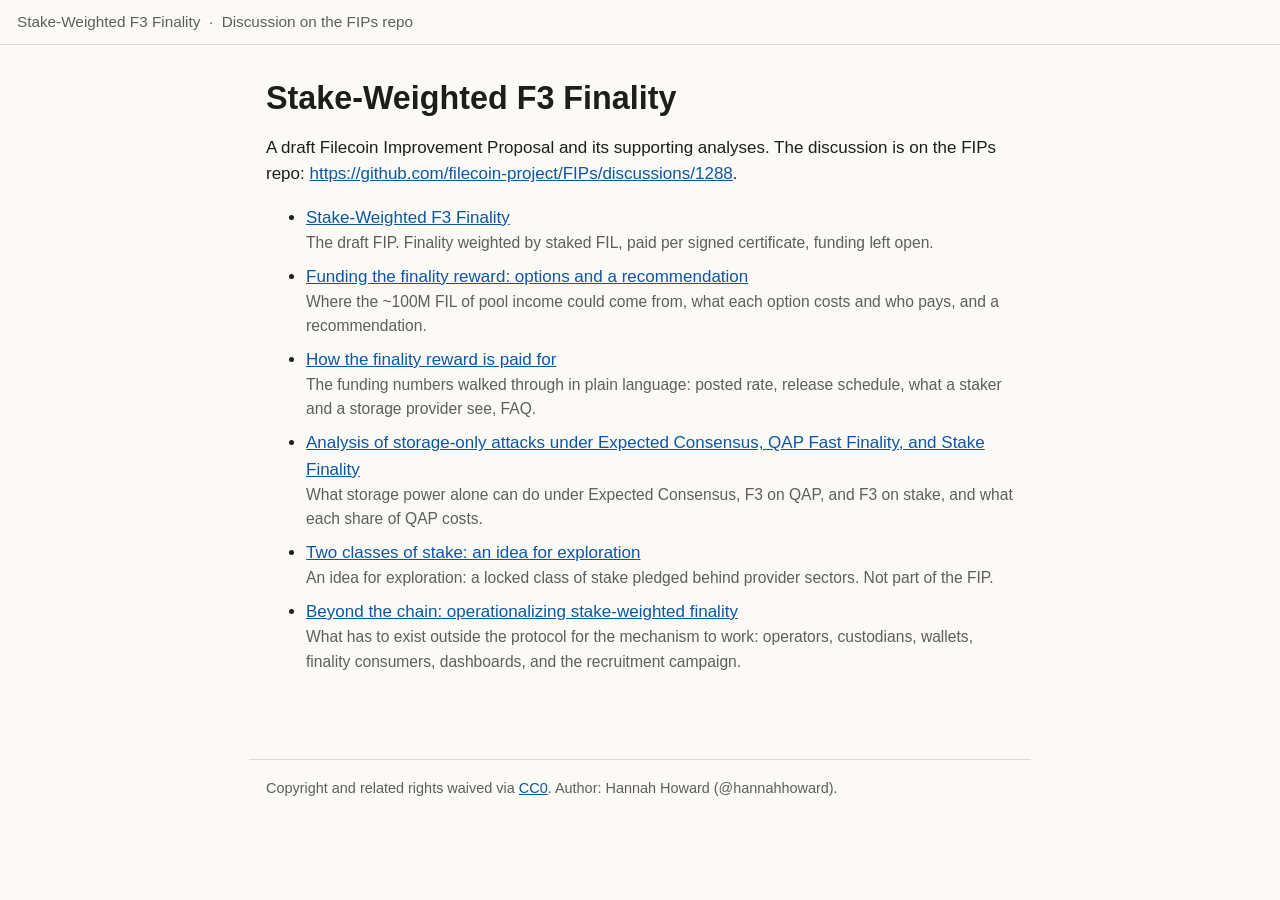
<file: index.html>
<!DOCTYPE html>
<html lang="en">
<head>
<meta charset="utf-8">
<meta name="viewport" content="width=device-width, initial-scale=1">
<title>Stake-Weighted F3 Finality: documents</title>
<link rel="stylesheet" href="style.css">
</head>
<body>
<div class="nav"><a href="index.html">Stake-Weighted F3 Finality</a><span class="sep">·</span><a href="https://github.com/filecoin-project/FIPs/discussions/1288">Discussion on the FIPs repo</a></div>
<main>
<h1>Stake-Weighted F3 Finality</h1><p>A draft Filecoin Improvement Proposal and its supporting analyses. The discussion is on the FIPs repo: <a href="https://github.com/filecoin-project/FIPs/discussions/1288">https://github.com/filecoin-project/FIPs/discussions/1288</a>.</p><ul class="index"><li><a href="stake-weighted-f3-finality.html">Stake-Weighted F3 Finality</a><span class="desc">The draft FIP. Finality weighted by staked FIL, paid per signed certificate, funding left open.</span></li><li><a href="funding-options-and-recommendation.html">Funding the finality reward: options and a recommendation</a><span class="desc">Where the ~100M FIL of pool income could come from, what each option costs and who pays, and a recommendation.</span></li><li><a href="funding-explainer.html">How the finality reward is paid for</a><span class="desc">The funding numbers walked through in plain language: posted rate, release schedule, what a staker and a storage provider see, FAQ.</span></li><li><a href="storage-only-attacks.html">Analysis of storage-only attacks under Expected Consensus, QAP Fast Finality, and Stake Finality</a><span class="desc">What storage power alone can do under Expected Consensus, F3 on QAP, and F3 on stake, and what each share of QAP costs.</span></li><li><a href="two-class-stake.html">Two classes of stake: an idea for exploration</a><span class="desc">An idea for exploration: a locked class of stake pledged behind provider sectors. Not part of the FIP.</span></li><li><a href="beyond-the-chain.html">Beyond the chain: operationalizing stake-weighted finality</a><span class="desc">What has to exist outside the protocol for the mechanism to work: operators, custodians, wallets, finality consumers, dashboards, and the recruitment campaign.</span></li></ul>
</main>
<footer>Copyright and related rights waived via <a href="https://creativecommons.org/publicdomain/zero/1.0/">CC0</a>. Author: Hannah Howard (@hannahhoward).</footer>
</body>
</html>
</file>
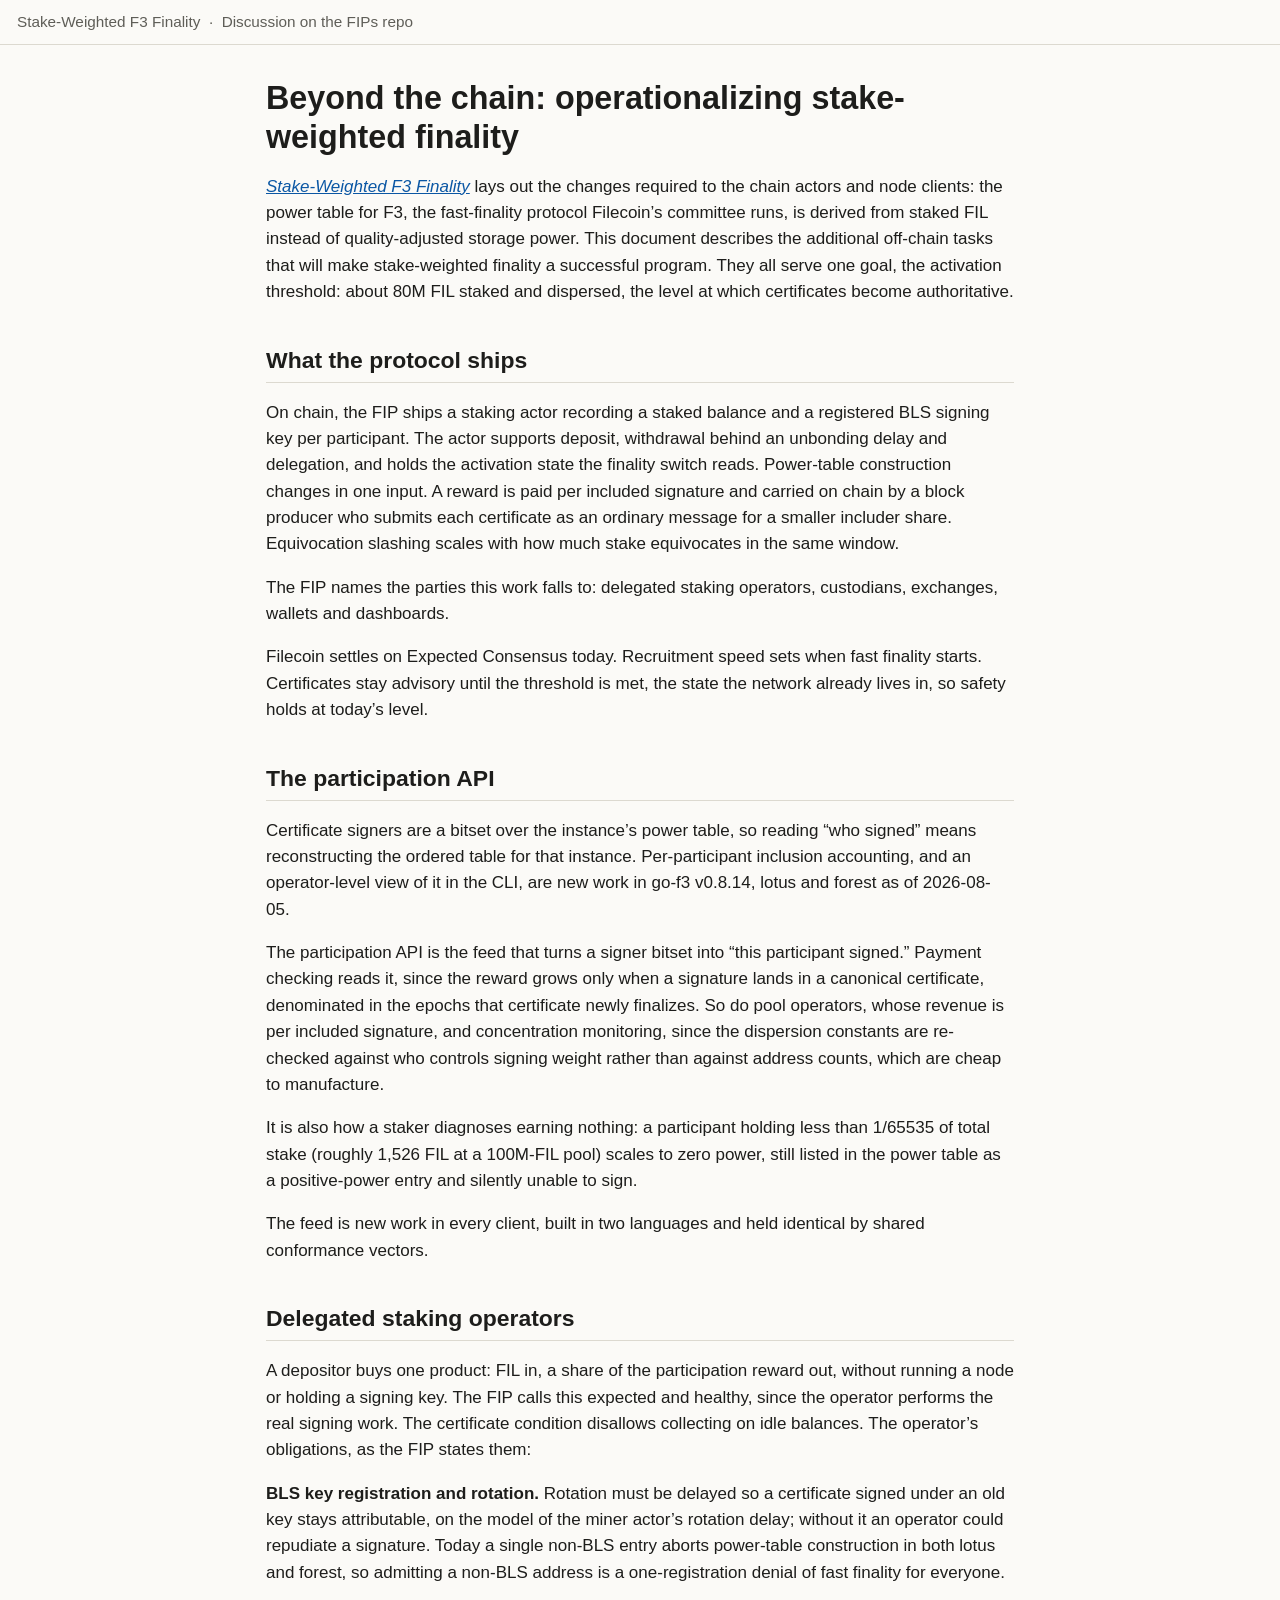
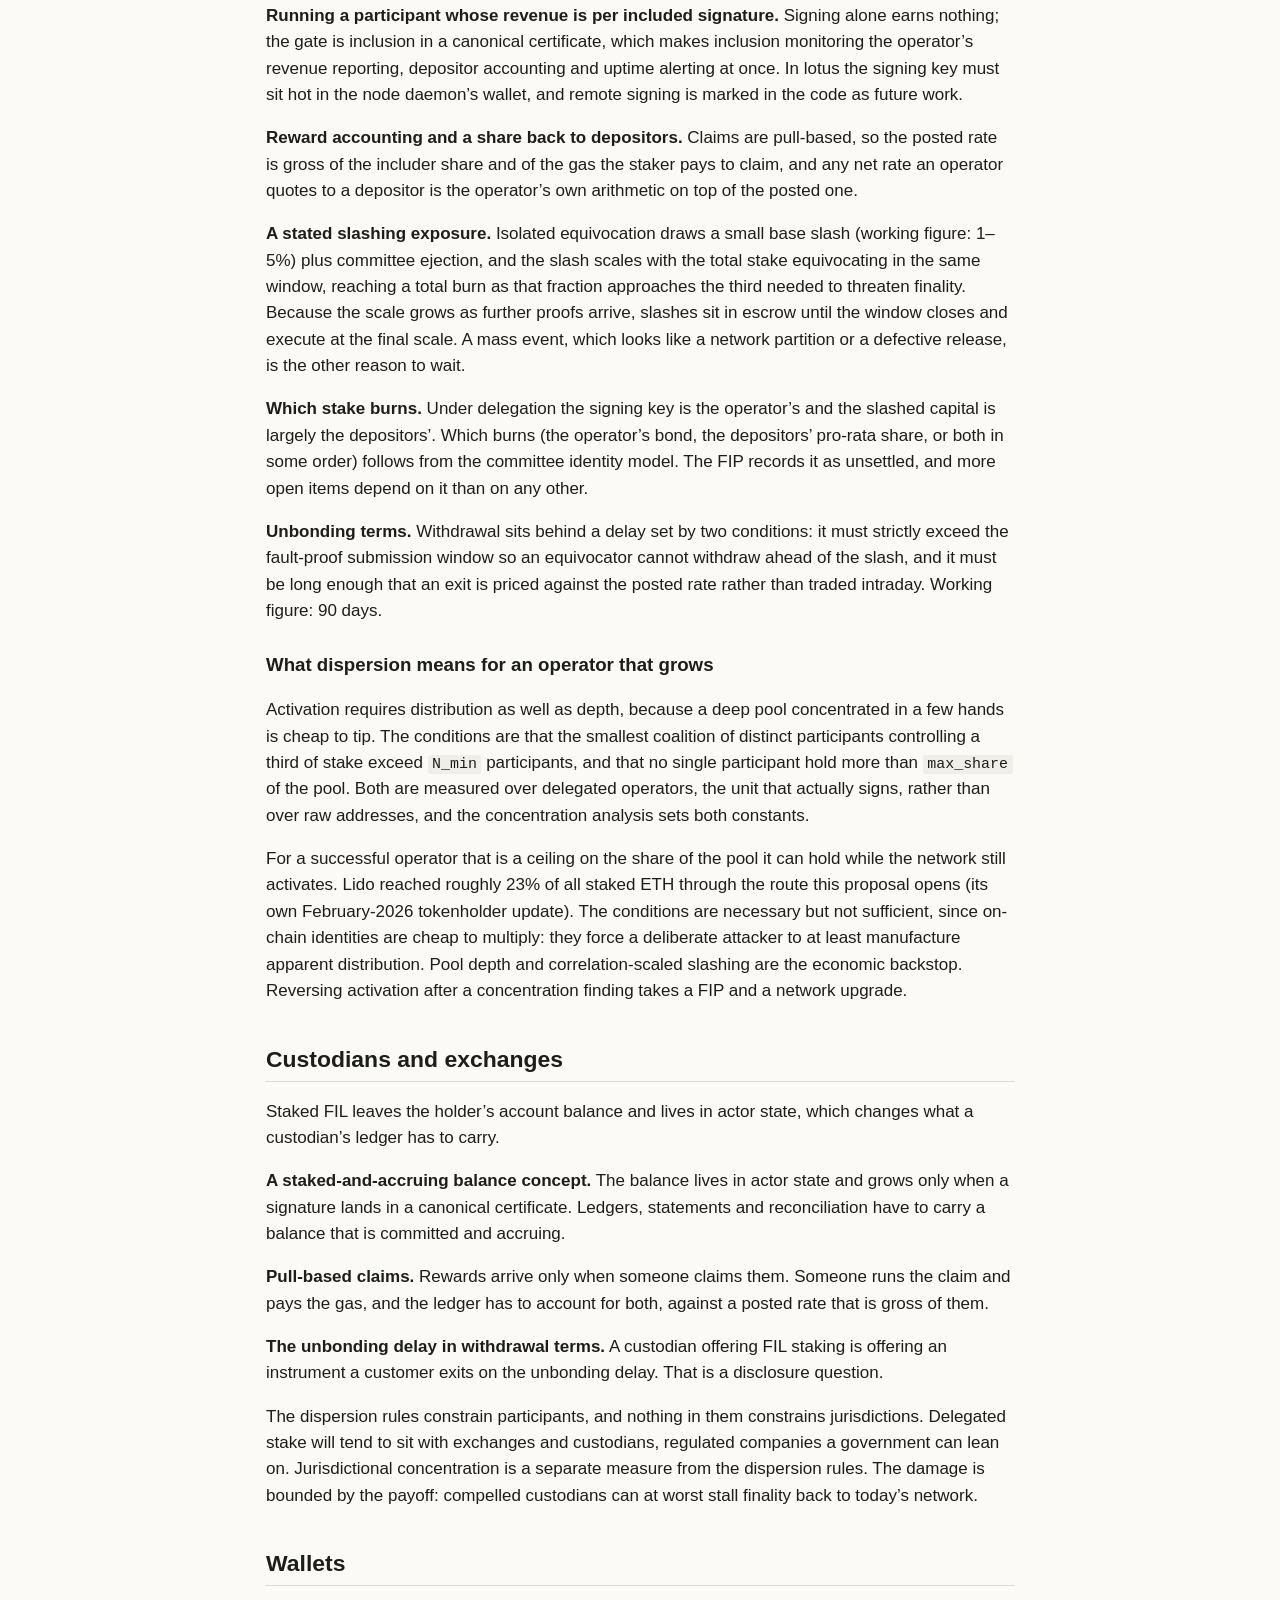
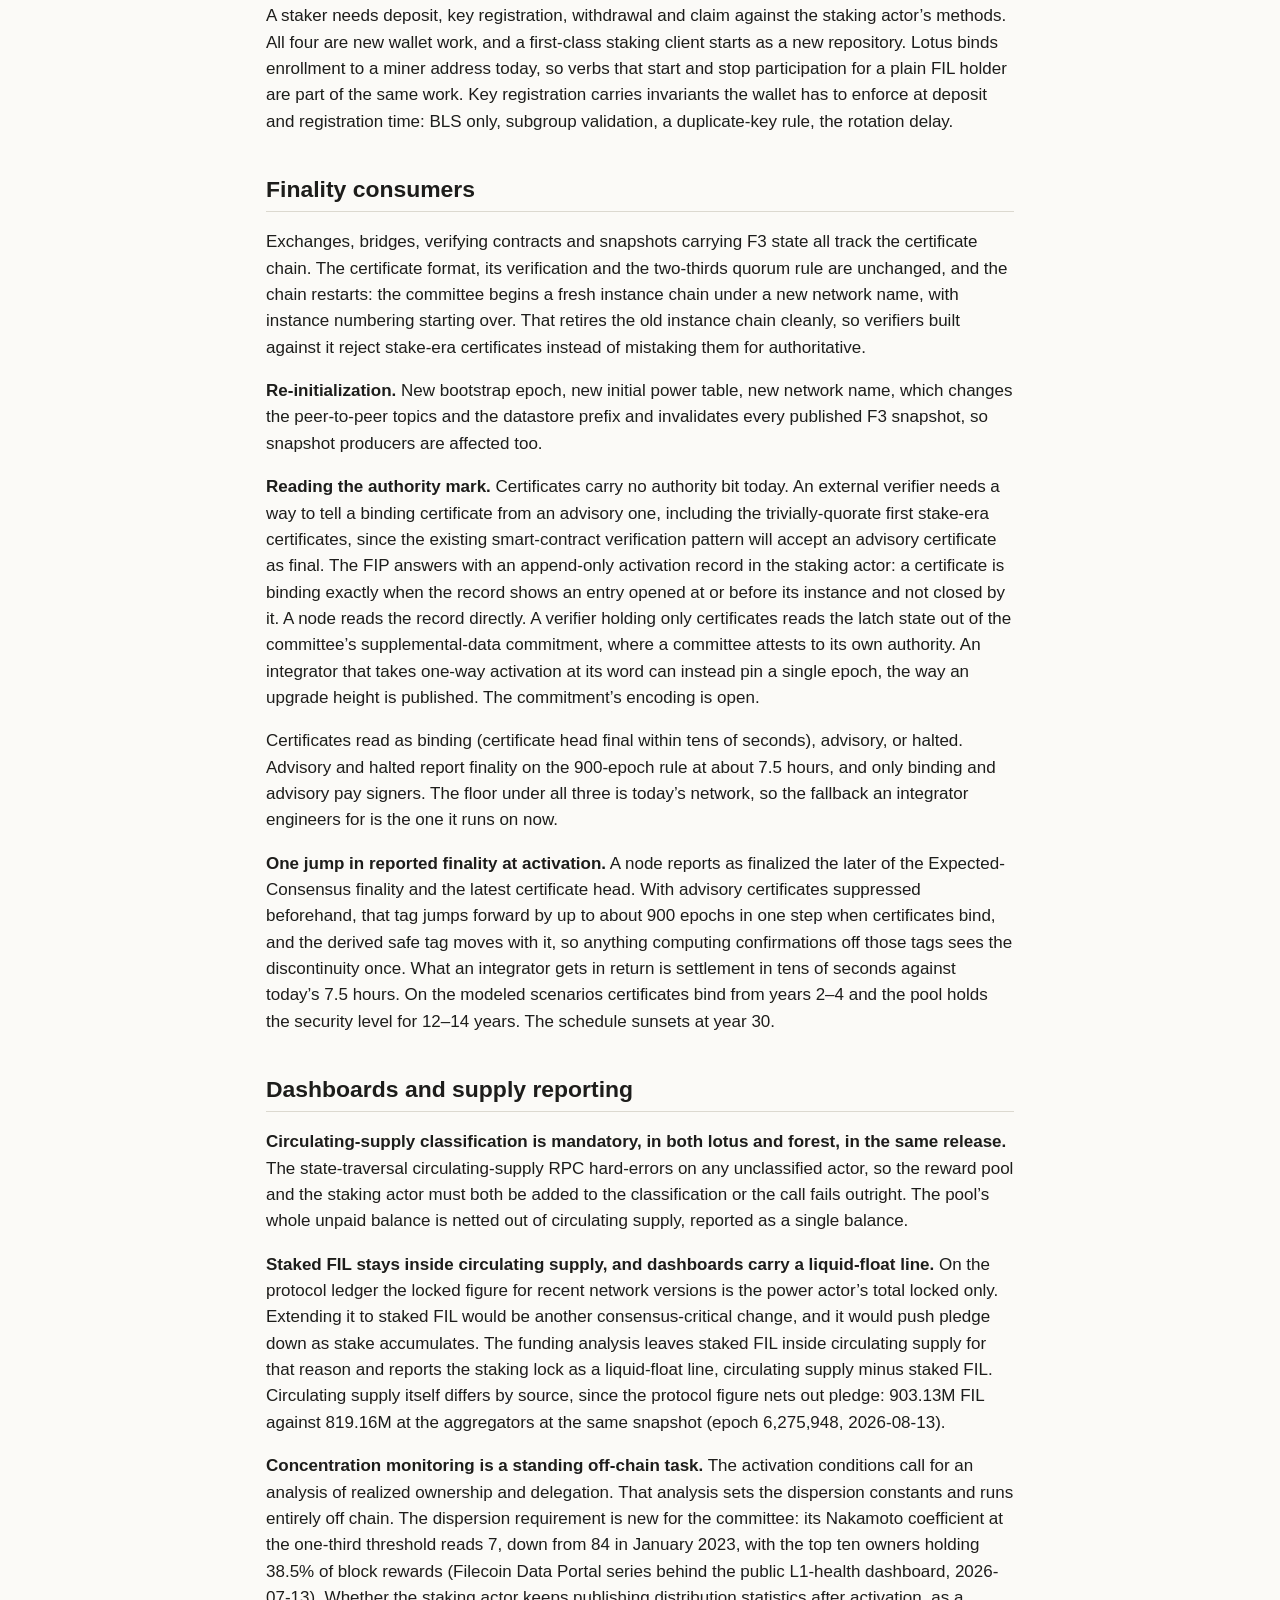
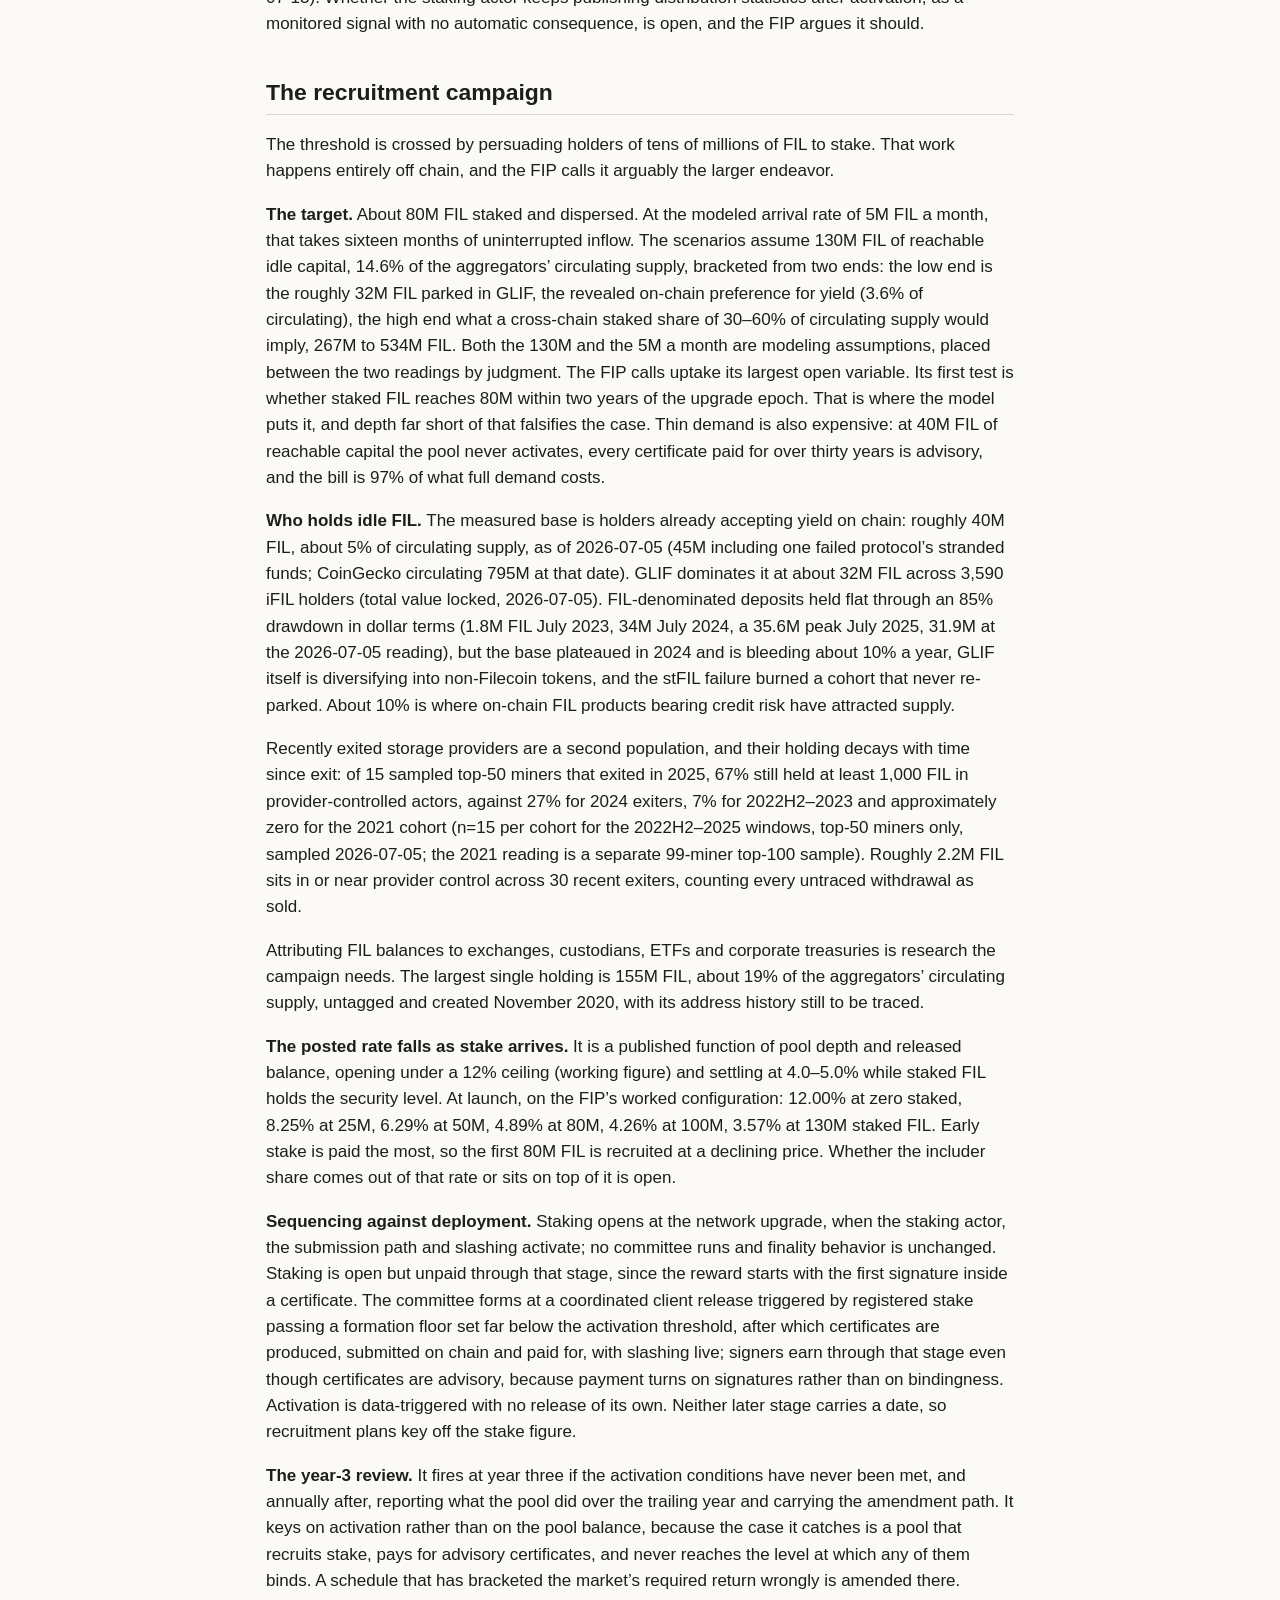
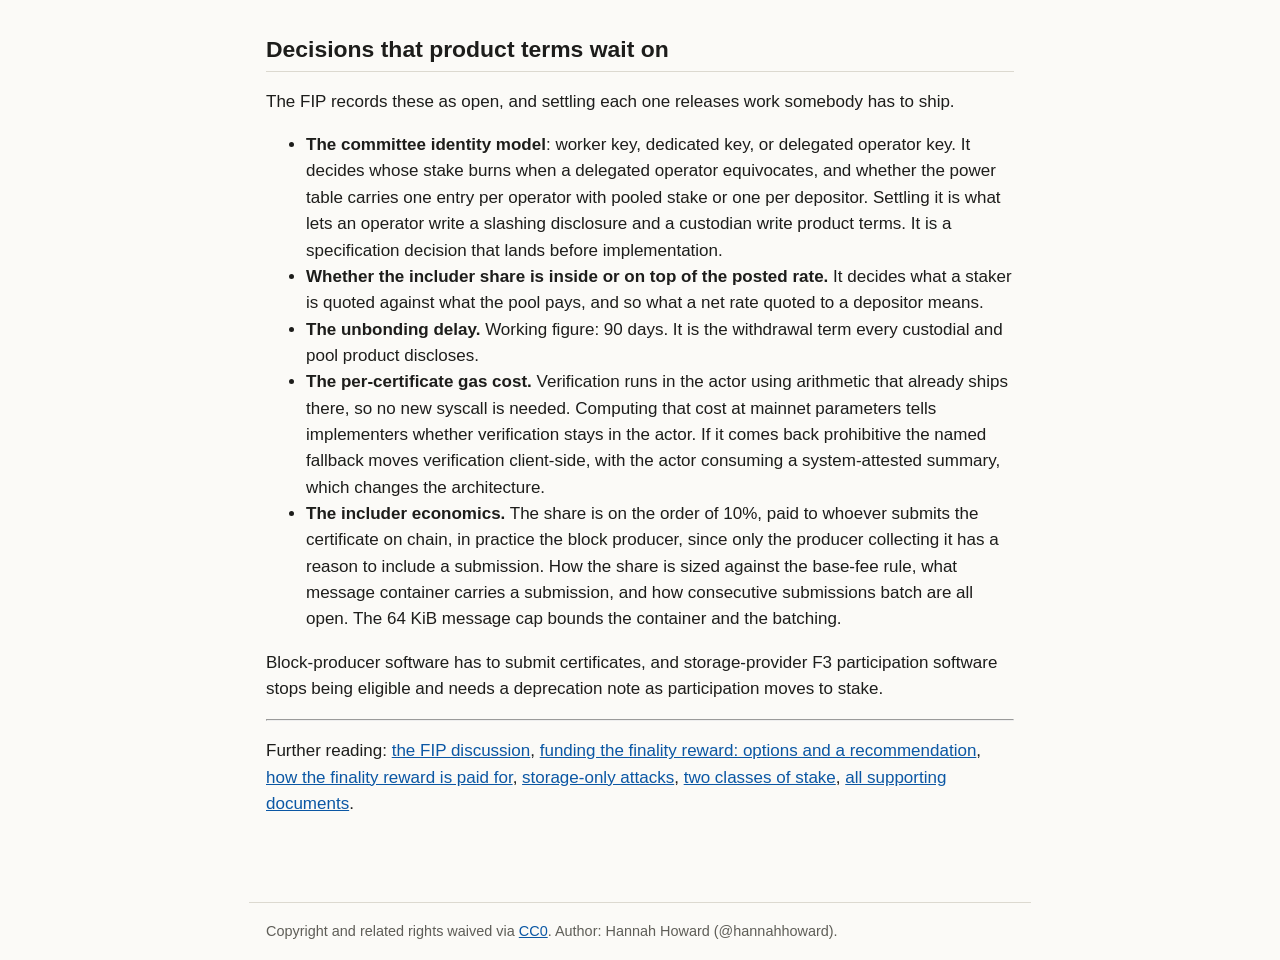
<file: beyond-the-chain.html>
<!DOCTYPE html>
<html lang="en">
<head>
<meta charset="utf-8">
<meta name="viewport" content="width=device-width, initial-scale=1">
<title>Beyond the chain: operationalizing stake-weighted
finality</title>
<link rel="stylesheet" href="style.css">
</head>
<body>
<div class="nav"><a href="index.html">Stake-Weighted F3 Finality</a><span class="sep">·</span><a href="https://github.com/filecoin-project/FIPs/discussions/1288">Discussion on the FIPs repo</a></div>
<main>

<h1
id="beyond-the-chain-operationalizing-stake-weighted-finality">Beyond
the chain: operationalizing stake-weighted finality</h1>
<p><em><a
href="https://github.com/filecoin-project/FIPs/discussions/1288">Stake-Weighted
F3 Finality</a></em> lays out the changes required to the chain actors
and node clients: the power table for F3, the fast-finality protocol
Filecoin’s committee runs, is derived from staked FIL instead of
quality-adjusted storage power. This document describes the additional
off-chain tasks that will make stake-weighted finality a successful
program. They all serve one goal, the activation threshold: about 80M
FIL staked and dispersed, the level at which certificates become
authoritative.</p>
<h2 id="what-the-protocol-ships">What the protocol ships</h2>
<p>On chain, the FIP ships a staking actor recording a staked balance
and a registered BLS signing key per participant. The actor supports
deposit, withdrawal behind an unbonding delay and delegation, and holds
the activation state the finality switch reads. Power-table construction
changes in one input. A reward is paid per included signature and
carried on chain by a block producer who submits each certificate as an
ordinary message for a smaller includer share. Equivocation slashing
scales with how much stake equivocates in the same window.</p>
<p>The FIP names the parties this work falls to: delegated staking
operators, custodians, exchanges, wallets and dashboards.</p>
<p>Filecoin settles on Expected Consensus today. Recruitment speed sets
when fast finality starts. Certificates stay advisory until the
threshold is met, the state the network already lives in, so safety
holds at today’s level.</p>
<h2 id="the-participation-api">The participation API</h2>
<p>Certificate signers are a bitset over the instance’s power table, so
reading “who signed” means reconstructing the ordered table for that
instance. Per-participant inclusion accounting, and an operator-level
view of it in the CLI, are new work in go-f3 v0.8.14, lotus and forest
as of 2026-08-05.</p>
<p>The participation API is the feed that turns a signer bitset into
“this participant signed.” Payment checking reads it, since the reward
grows only when a signature lands in a canonical certificate,
denominated in the epochs that certificate newly finalizes. So do pool
operators, whose revenue is per included signature, and concentration
monitoring, since the dispersion constants are re-checked against who
controls signing weight rather than against address counts, which are
cheap to manufacture.</p>
<p>It is also how a staker diagnoses earning nothing: a participant
holding less than 1/65535 of total stake (roughly 1,526 FIL at a
100M-FIL pool) scales to zero power, still listed in the power table as
a positive-power entry and silently unable to sign.</p>
<p>The feed is new work in every client, built in two languages and held
identical by shared conformance vectors.</p>
<h2 id="delegated-staking-operators">Delegated staking operators</h2>
<p>A depositor buys one product: FIL in, a share of the participation
reward out, without running a node or holding a signing key. The FIP
calls this expected and healthy, since the operator performs the real
signing work. The certificate condition disallows collecting on idle
balances. The operator’s obligations, as the FIP states them:</p>
<p><strong>BLS key registration and rotation.</strong> Rotation must be
delayed so a certificate signed under an old key stays attributable, on
the model of the miner actor’s rotation delay; without it an operator
could repudiate a signature. Today a single non-BLS entry aborts
power-table construction in both lotus and forest, so admitting a
non-BLS address is a one-registration denial of fast finality for
everyone.</p>
<p><strong>Running a participant whose revenue is per included
signature.</strong> Signing alone earns nothing; the gate is inclusion
in a canonical certificate, which makes inclusion monitoring the
operator’s revenue reporting, depositor accounting and uptime alerting
at once. In lotus the signing key must sit hot in the node daemon’s
wallet, and remote signing is marked in the code as future work.</p>
<p><strong>Reward accounting and a share back to depositors.</strong>
Claims are pull-based, so the posted rate is gross of the includer share
and of the gas the staker pays to claim, and any net rate an operator
quotes to a depositor is the operator’s own arithmetic on top of the
posted one.</p>
<p><strong>A stated slashing exposure.</strong> Isolated equivocation
draws a small base slash (working figure: 1–5%) plus committee ejection,
and the slash scales with the total stake equivocating in the same
window, reaching a total burn as that fraction approaches the third
needed to threaten finality. Because the scale grows as further proofs
arrive, slashes sit in escrow until the window closes and execute at the
final scale. A mass event, which looks like a network partition or a
defective release, is the other reason to wait.</p>
<p><strong>Which stake burns.</strong> Under delegation the signing key
is the operator’s and the slashed capital is largely the depositors’.
Which burns (the operator’s bond, the depositors’ pro-rata share, or
both in some order) follows from the committee identity model. The FIP
records it as unsettled, and more open items depend on it than on any
other.</p>
<p><strong>Unbonding terms.</strong> Withdrawal sits behind a delay set
by two conditions: it must strictly exceed the fault-proof submission
window so an equivocator cannot withdraw ahead of the slash, and it must
be long enough that an exit is priced against the posted rate rather
than traded intraday. Working figure: 90 days.</p>
<h3 id="what-dispersion-means-for-an-operator-that-grows">What
dispersion means for an operator that grows</h3>
<p>Activation requires distribution as well as depth, because a deep
pool concentrated in a few hands is cheap to tip. The conditions are
that the smallest coalition of distinct participants controlling a third
of stake exceed <code>N_min</code> participants, and that no single
participant hold more than <code>max_share</code> of the pool. Both are
measured over delegated operators, the unit that actually signs, rather
than over raw addresses, and the concentration analysis sets both
constants.</p>
<p>For a successful operator that is a ceiling on the share of the pool
it can hold while the network still activates. Lido reached roughly 23%
of all staked ETH through the route this proposal opens (its own
February-2026 tokenholder update). The conditions are necessary but not
sufficient, since on-chain identities are cheap to multiply: they force
a deliberate attacker to at least manufacture apparent distribution.
Pool depth and correlation-scaled slashing are the economic backstop.
Reversing activation after a concentration finding takes a FIP and a
network upgrade.</p>
<h2 id="custodians-and-exchanges">Custodians and exchanges</h2>
<p>Staked FIL leaves the holder’s account balance and lives in actor
state, which changes what a custodian’s ledger has to carry.</p>
<p><strong>A staked-and-accruing balance concept.</strong> The balance
lives in actor state and grows only when a signature lands in a
canonical certificate. Ledgers, statements and reconciliation have to
carry a balance that is committed and accruing.</p>
<p><strong>Pull-based claims.</strong> Rewards arrive only when someone
claims them. Someone runs the claim and pays the gas, and the ledger has
to account for both, against a posted rate that is gross of them.</p>
<p><strong>The unbonding delay in withdrawal terms.</strong> A custodian
offering FIL staking is offering an instrument a customer exits on the
unbonding delay. That is a disclosure question.</p>
<p>The dispersion rules constrain participants, and nothing in them
constrains jurisdictions. Delegated stake will tend to sit with
exchanges and custodians, regulated companies a government can lean on.
Jurisdictional concentration is a separate measure from the dispersion
rules. The damage is bounded by the payoff: compelled custodians can at
worst stall finality back to today’s network.</p>
<h2 id="wallets">Wallets</h2>
<p>A staker needs deposit, key registration, withdrawal and claim
against the staking actor’s methods. All four are new wallet work, and a
first-class staking client starts as a new repository. Lotus binds
enrollment to a miner address today, so verbs that start and stop
participation for a plain FIL holder are part of the same work. Key
registration carries invariants the wallet has to enforce at deposit and
registration time: BLS only, subgroup validation, a duplicate-key rule,
the rotation delay.</p>
<h2 id="finality-consumers">Finality consumers</h2>
<p>Exchanges, bridges, verifying contracts and snapshots carrying F3
state all track the certificate chain. The certificate format, its
verification and the two-thirds quorum rule are unchanged, and the chain
restarts: the committee begins a fresh instance chain under a new
network name, with instance numbering starting over. That retires the
old instance chain cleanly, so verifiers built against it reject
stake-era certificates instead of mistaking them for authoritative.</p>
<p><strong>Re-initialization.</strong> New bootstrap epoch, new initial
power table, new network name, which changes the peer-to-peer topics and
the datastore prefix and invalidates every published F3 snapshot, so
snapshot producers are affected too.</p>
<p><strong>Reading the authority mark.</strong> Certificates carry no
authority bit today. An external verifier needs a way to tell a binding
certificate from an advisory one, including the trivially-quorate first
stake-era certificates, since the existing smart-contract verification
pattern will accept an advisory certificate as final. The FIP answers
with an append-only activation record in the staking actor: a
certificate is binding exactly when the record shows an entry opened at
or before its instance and not closed by it. A node reads the record
directly. A verifier holding only certificates reads the latch state out
of the committee’s supplemental-data commitment, where a committee
attests to its own authority. An integrator that takes one-way
activation at its word can instead pin a single epoch, the way an
upgrade height is published. The commitment’s encoding is open.</p>
<p>Certificates read as binding (certificate head final within tens of
seconds), advisory, or halted. Advisory and halted report finality on
the 900-epoch rule at about 7.5 hours, and only binding and advisory pay
signers. The floor under all three is today’s network, so the fallback
an integrator engineers for is the one it runs on now.</p>
<p><strong>One jump in reported finality at activation.</strong> A node
reports as finalized the later of the Expected-Consensus finality and
the latest certificate head. With advisory certificates suppressed
beforehand, that tag jumps forward by up to about 900 epochs in one step
when certificates bind, and the derived safe tag moves with it, so
anything computing confirmations off those tags sees the discontinuity
once. What an integrator gets in return is settlement in tens of seconds
against today’s 7.5 hours. On the modeled scenarios certificates bind
from years 2–4 and the pool holds the security level for 12–14 years.
The schedule sunsets at year 30.</p>
<h2 id="dashboards-and-supply-reporting">Dashboards and supply
reporting</h2>
<p><strong>Circulating-supply classification is mandatory, in both lotus
and forest, in the same release.</strong> The state-traversal
circulating-supply RPC hard-errors on any unclassified actor, so the
reward pool and the staking actor must both be added to the
classification or the call fails outright. The pool’s whole unpaid
balance is netted out of circulating supply, reported as a single
balance.</p>
<p><strong>Staked FIL stays inside circulating supply, and dashboards
carry a liquid-float line.</strong> On the protocol ledger the locked
figure for recent network versions is the power actor’s total locked
only. Extending it to staked FIL would be another consensus-critical
change, and it would push pledge down as stake accumulates. The funding
analysis leaves staked FIL inside circulating supply for that reason and
reports the staking lock as a liquid-float line, circulating supply
minus staked FIL. Circulating supply itself differs by source, since the
protocol figure nets out pledge: 903.13M FIL against 819.16M at the
aggregators at the same snapshot (epoch 6,275,948, 2026-08-13).</p>
<p><strong>Concentration monitoring is a standing off-chain
task.</strong> The activation conditions call for an analysis of
realized ownership and delegation. That analysis sets the dispersion
constants and runs entirely off chain. The dispersion requirement is new
for the committee: its Nakamoto coefficient at the one-third threshold
reads 7, down from 84 in January 2023, with the top ten owners holding
38.5% of block rewards (Filecoin Data Portal series behind the public
L1-health dashboard, 2026-07-13). Whether the staking actor keeps
publishing distribution statistics after activation, as a monitored
signal with no automatic consequence, is open, and the FIP argues it
should.</p>
<h2 id="the-recruitment-campaign">The recruitment campaign</h2>
<p>The threshold is crossed by persuading holders of tens of millions of
FIL to stake. That work happens entirely off chain, and the FIP calls it
arguably the larger endeavor.</p>
<p><strong>The target.</strong> About 80M FIL staked and dispersed. At
the modeled arrival rate of 5M FIL a month, that takes sixteen months of
uninterrupted inflow. The scenarios assume 130M FIL of reachable idle
capital, 14.6% of the aggregators’ circulating supply, bracketed from
two ends: the low end is the roughly 32M FIL parked in GLIF, the
revealed on-chain preference for yield (3.6% of circulating), the high
end what a cross-chain staked share of 30–60% of circulating supply
would imply, 267M to 534M FIL. Both the 130M and the 5M a month are
modeling assumptions, placed between the two readings by judgment. The
FIP calls uptake its largest open variable. Its first test is whether
staked FIL reaches 80M within two years of the upgrade epoch. That is
where the model puts it, and depth far short of that falsifies the case.
Thin demand is also expensive: at 40M FIL of reachable capital the pool
never activates, every certificate paid for over thirty years is
advisory, and the bill is 97% of what full demand costs.</p>
<p><strong>Who holds idle FIL.</strong> The measured base is holders
already accepting yield on chain: roughly 40M FIL, about 5% of
circulating supply, as of 2026-07-05 (45M including one failed
protocol’s stranded funds; CoinGecko circulating 795M at that date).
GLIF dominates it at about 32M FIL across 3,590 iFIL holders (total
value locked, 2026-07-05). FIL-denominated deposits held flat through an
85% drawdown in dollar terms (1.8M FIL July 2023, 34M July 2024, a 35.6M
peak July 2025, 31.9M at the 2026-07-05 reading), but the base plateaued
in 2024 and is bleeding about 10% a year, GLIF itself is diversifying
into non-Filecoin tokens, and the stFIL failure burned a cohort that
never re-parked. About 10% is where on-chain FIL products bearing credit
risk have attracted supply.</p>
<p>Recently exited storage providers are a second population, and their
holding decays with time since exit: of 15 sampled top-50 miners that
exited in 2025, 67% still held at least 1,000 FIL in provider-controlled
actors, against 27% for 2024 exiters, 7% for 2022H2–2023 and
approximately zero for the 2021 cohort (n=15 per cohort for the
2022H2–2025 windows, top-50 miners only, sampled 2026-07-05; the 2021
reading is a separate 99-miner top-100 sample). Roughly 2.2M FIL sits in
or near provider control across 30 recent exiters, counting every
untraced withdrawal as sold.</p>
<p>Attributing FIL balances to exchanges, custodians, ETFs and corporate
treasuries is research the campaign needs. The largest single holding is
155M FIL, about 19% of the aggregators’ circulating supply, untagged and
created November 2020, with its address history still to be traced.</p>
<p><strong>The posted rate falls as stake arrives.</strong> It is a
published function of pool depth and released balance, opening under a
12% ceiling (working figure) and settling at 4.0–5.0% while staked FIL
holds the security level. At launch, on the FIP’s worked configuration:
12.00% at zero staked, 8.25% at 25M, 6.29% at 50M, 4.89% at 80M, 4.26%
at 100M, 3.57% at 130M staked FIL. Early stake is paid the most, so the
first 80M FIL is recruited at a declining price. Whether the includer
share comes out of that rate or sits on top of it is open.</p>
<p><strong>Sequencing against deployment.</strong> Staking opens at the
network upgrade, when the staking actor, the submission path and
slashing activate; no committee runs and finality behavior is unchanged.
Staking is open but unpaid through that stage, since the reward starts
with the first signature inside a certificate. The committee forms at a
coordinated client release triggered by registered stake passing a
formation floor set far below the activation threshold, after which
certificates are produced, submitted on chain and paid for, with
slashing live; signers earn through that stage even though certificates
are advisory, because payment turns on signatures rather than on
bindingness. Activation is data-triggered with no release of its own.
Neither later stage carries a date, so recruitment plans key off the
stake figure.</p>
<p><strong>The year-3 review.</strong> It fires at year three if the
activation conditions have never been met, and annually after, reporting
what the pool did over the trailing year and carrying the amendment
path. It keys on activation rather than on the pool balance, because the
case it catches is a pool that recruits stake, pays for advisory
certificates, and never reaches the level at which any of them binds. A
schedule that has bracketed the market’s required return wrongly is
amended there.</p>
<h2 id="decisions-that-product-terms-wait-on">Decisions that product
terms wait on</h2>
<p>The FIP records these as open, and settling each one releases work
somebody has to ship.</p>
<ul>
<li><strong>The committee identity model</strong>: worker key, dedicated
key, or delegated operator key. It decides whose stake burns when a
delegated operator equivocates, and whether the power table carries one
entry per operator with pooled stake or one per depositor. Settling it
is what lets an operator write a slashing disclosure and a custodian
write product terms. It is a specification decision that lands before
implementation.</li>
<li><strong>Whether the includer share is inside or on top of the posted
rate.</strong> It decides what a staker is quoted against what the pool
pays, and so what a net rate quoted to a depositor means.</li>
<li><strong>The unbonding delay.</strong> Working figure: 90 days. It is
the withdrawal term every custodial and pool product discloses.</li>
<li><strong>The per-certificate gas cost.</strong> Verification runs in
the actor using arithmetic that already ships there, so no new syscall
is needed. Computing that cost at mainnet parameters tells implementers
whether verification stays in the actor. If it comes back prohibitive
the named fallback moves verification client-side, with the actor
consuming a system-attested summary, which changes the
architecture.</li>
<li><strong>The includer economics.</strong> The share is on the order
of 10%, paid to whoever submits the certificate on chain, in practice
the block producer, since only the producer collecting it has a reason
to include a submission. How the share is sized against the base-fee
rule, what message container carries a submission, and how consecutive
submissions batch are all open. The 64 KiB message cap bounds the
container and the batching.</li>
</ul>
<p>Block-producer software has to submit certificates, and
storage-provider F3 participation software stops being eligible and
needs a deprecation note as participation moves to stake.</p>
<hr />
<p>Further reading: <a
href="https://github.com/filecoin-project/FIPs/discussions/1288">the FIP
discussion</a>, <a
href="https://hannahhoward.github.io/stake-finality-fip/funding-options-and-recommendation.html">funding
the finality reward: options and a recommendation</a>, <a
href="https://hannahhoward.github.io/stake-finality-fip/funding-explainer.html">how
the finality reward is paid for</a>, <a
href="https://hannahhoward.github.io/stake-finality-fip/storage-only-attacks.html">storage-only
attacks</a>, <a
href="https://hannahhoward.github.io/stake-finality-fip/two-class-stake.html">two
classes of stake</a>, <a
href="https://hannahhoward.github.io/stake-finality-fip">all supporting
documents</a>.</p>
</main>
<footer>Copyright and related rights waived via <a href="https://creativecommons.org/publicdomain/zero/1.0/">CC0</a>. Author: Hannah Howard (@hannahhoward).</footer>
</body>
</html>
</file>
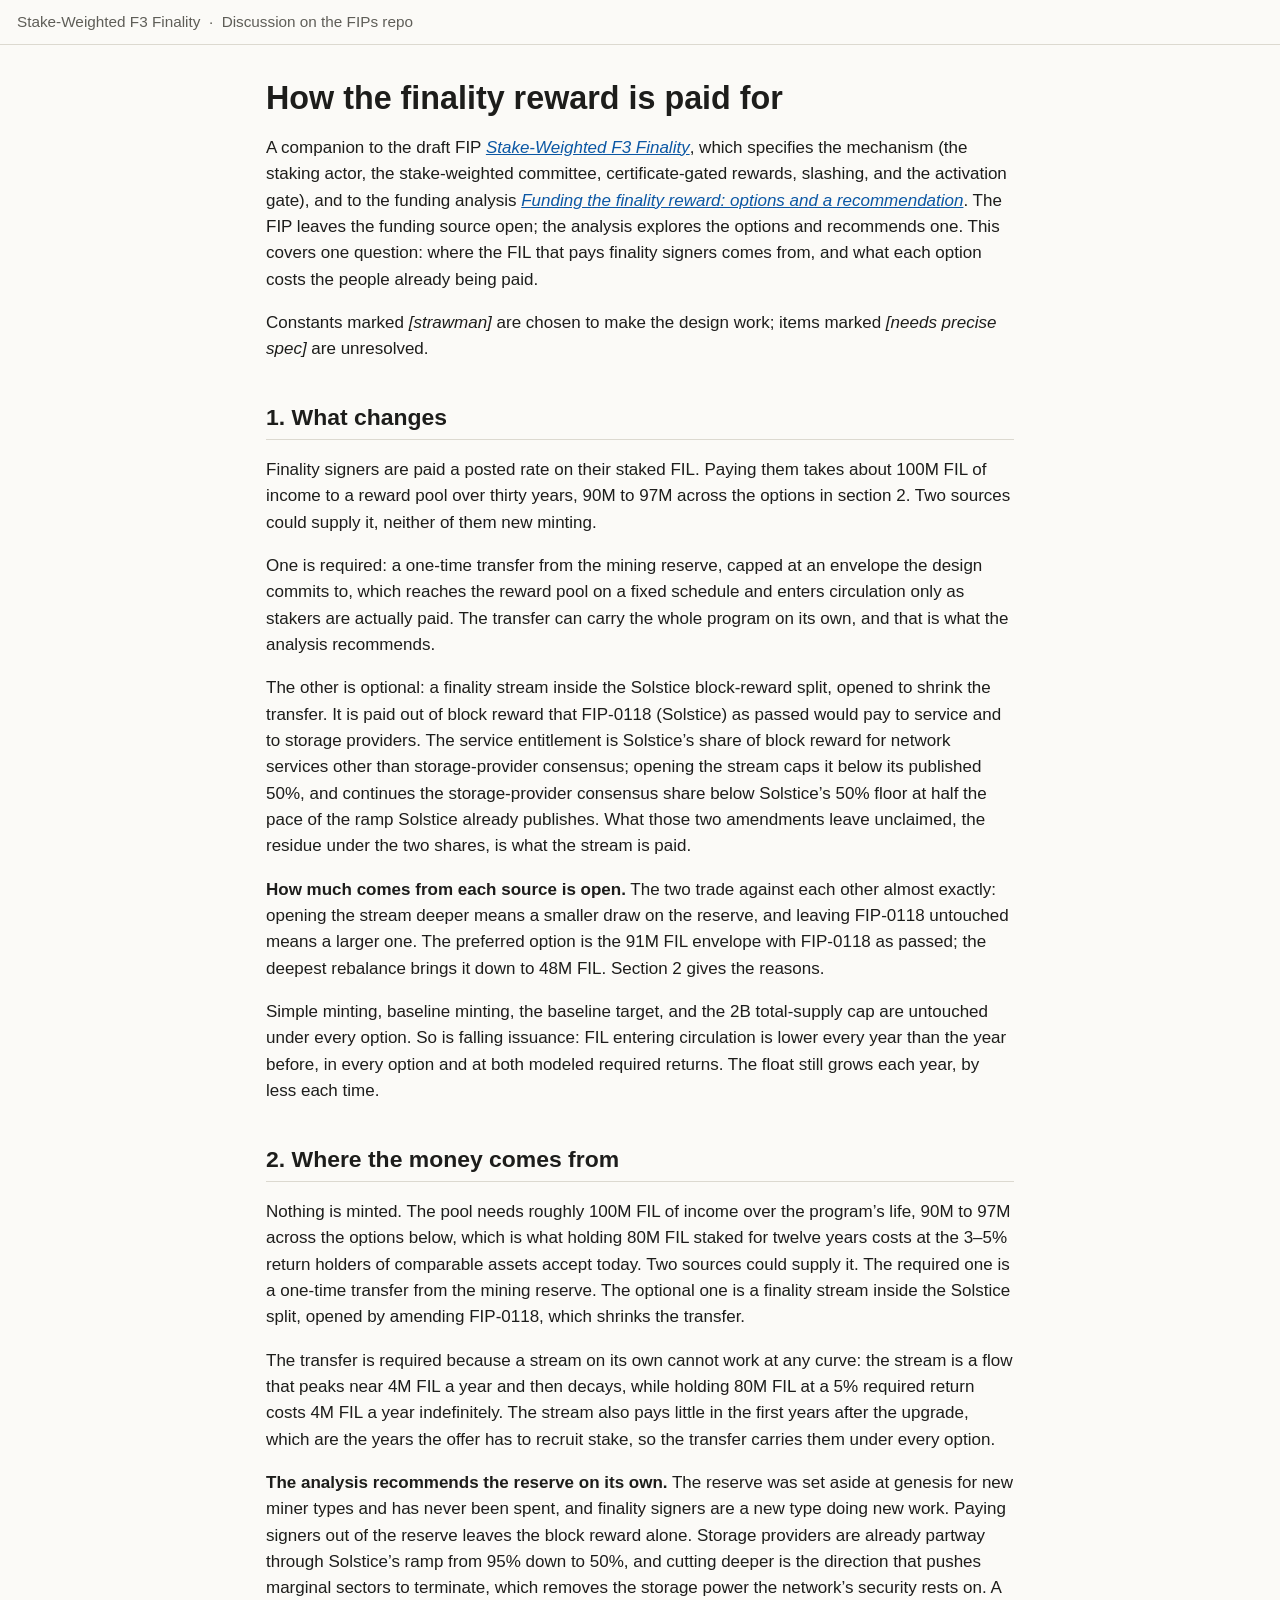
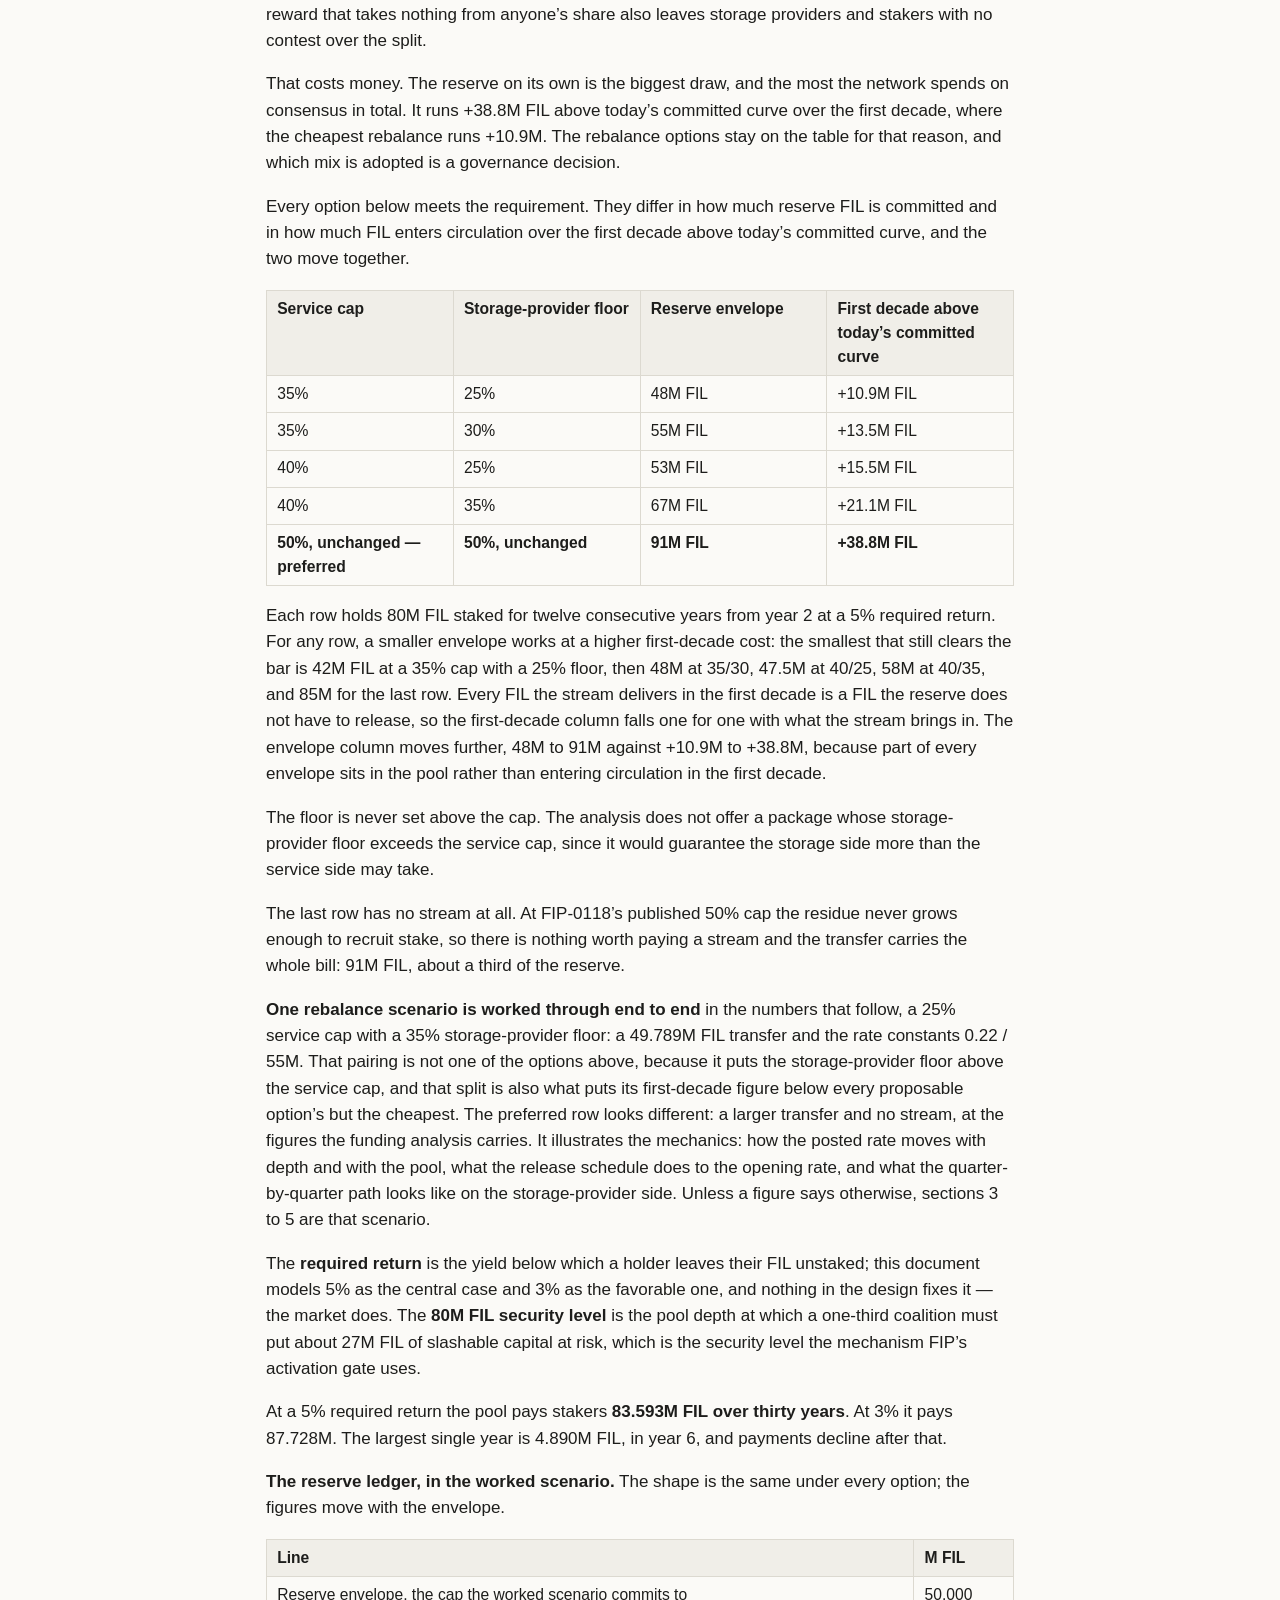
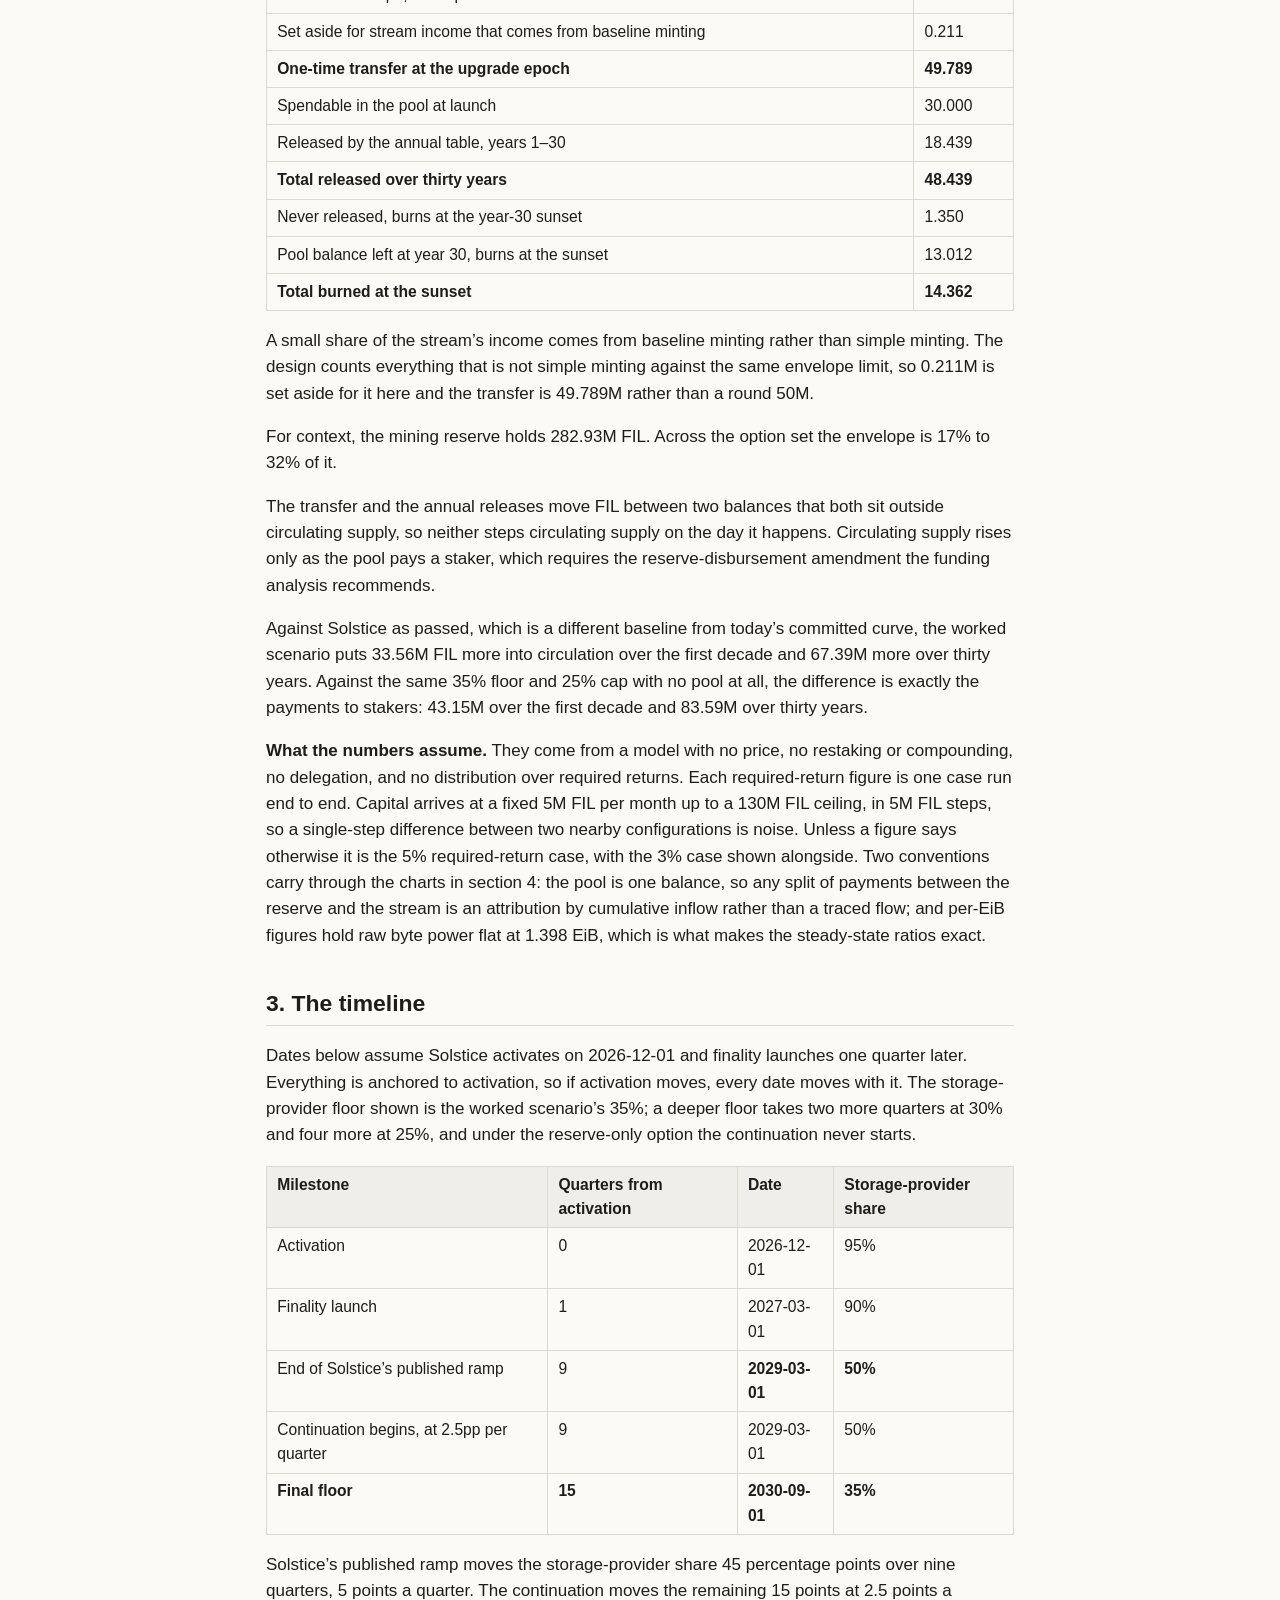
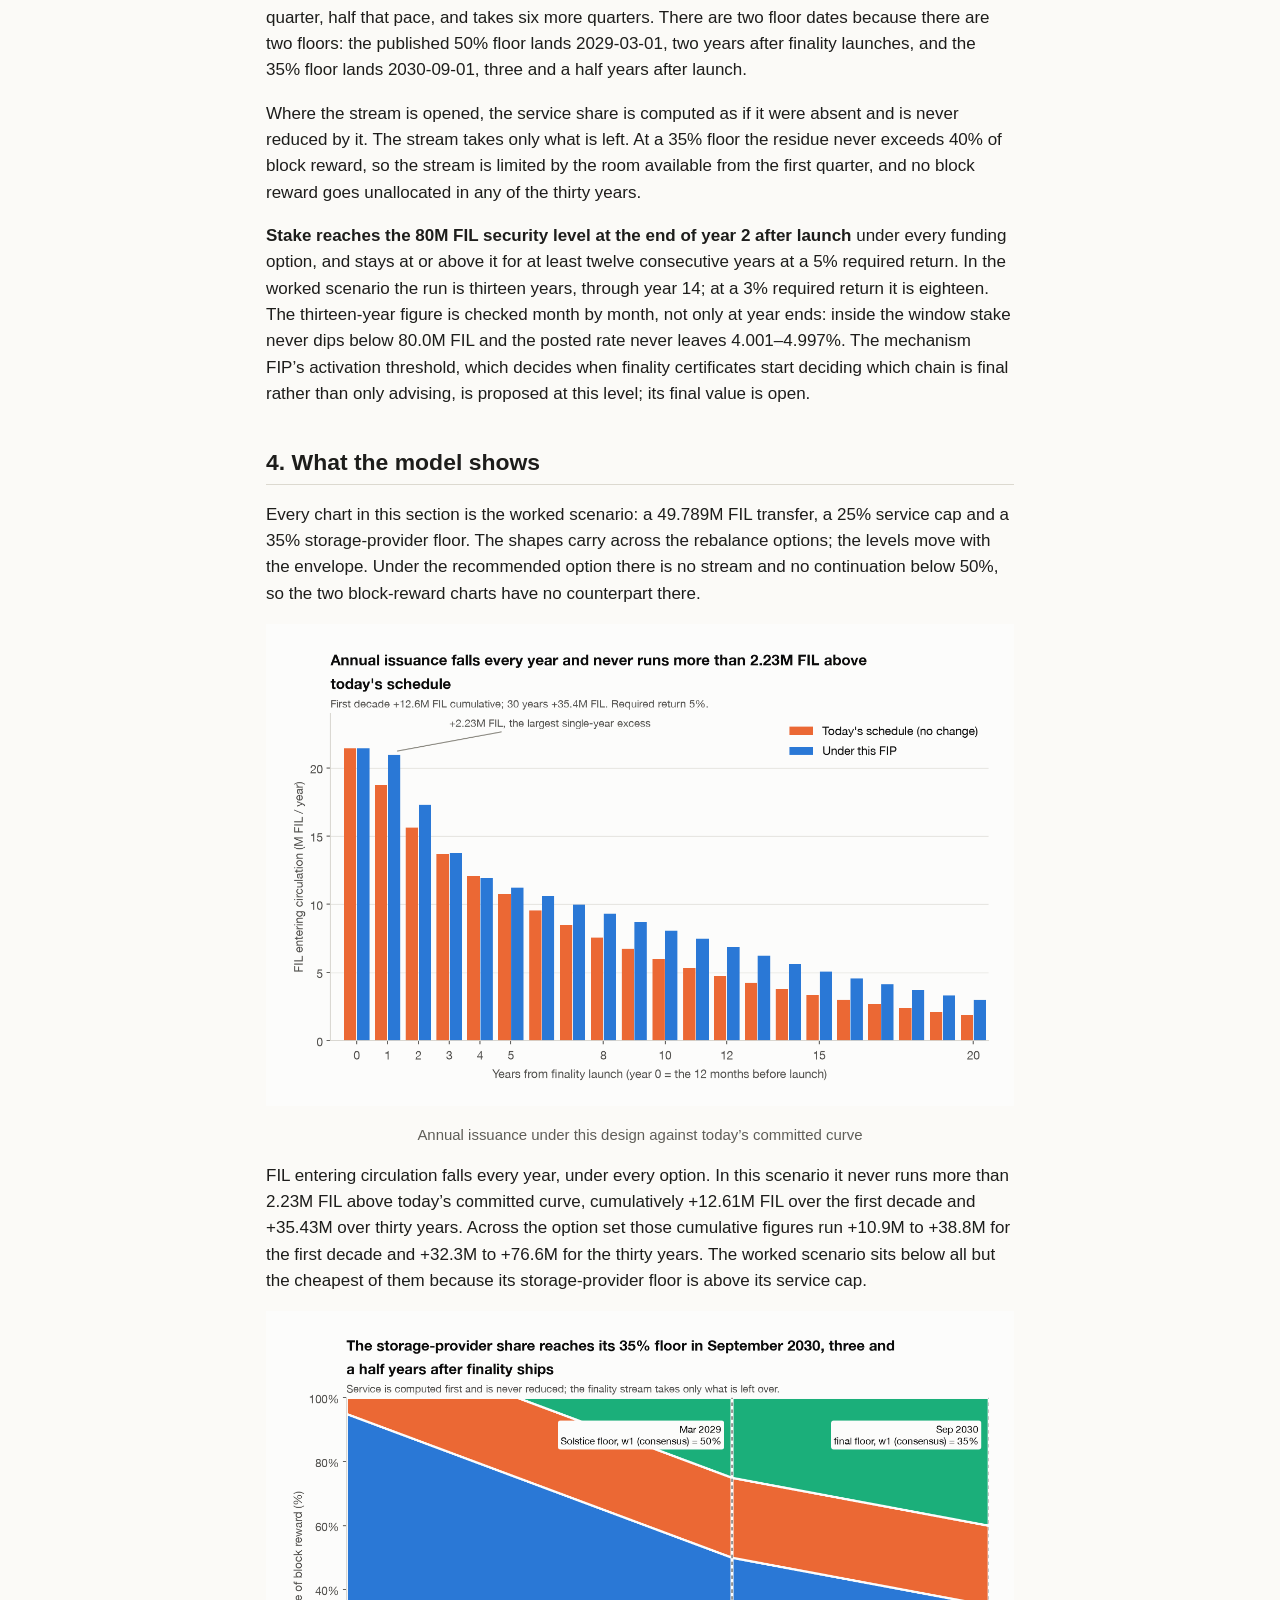
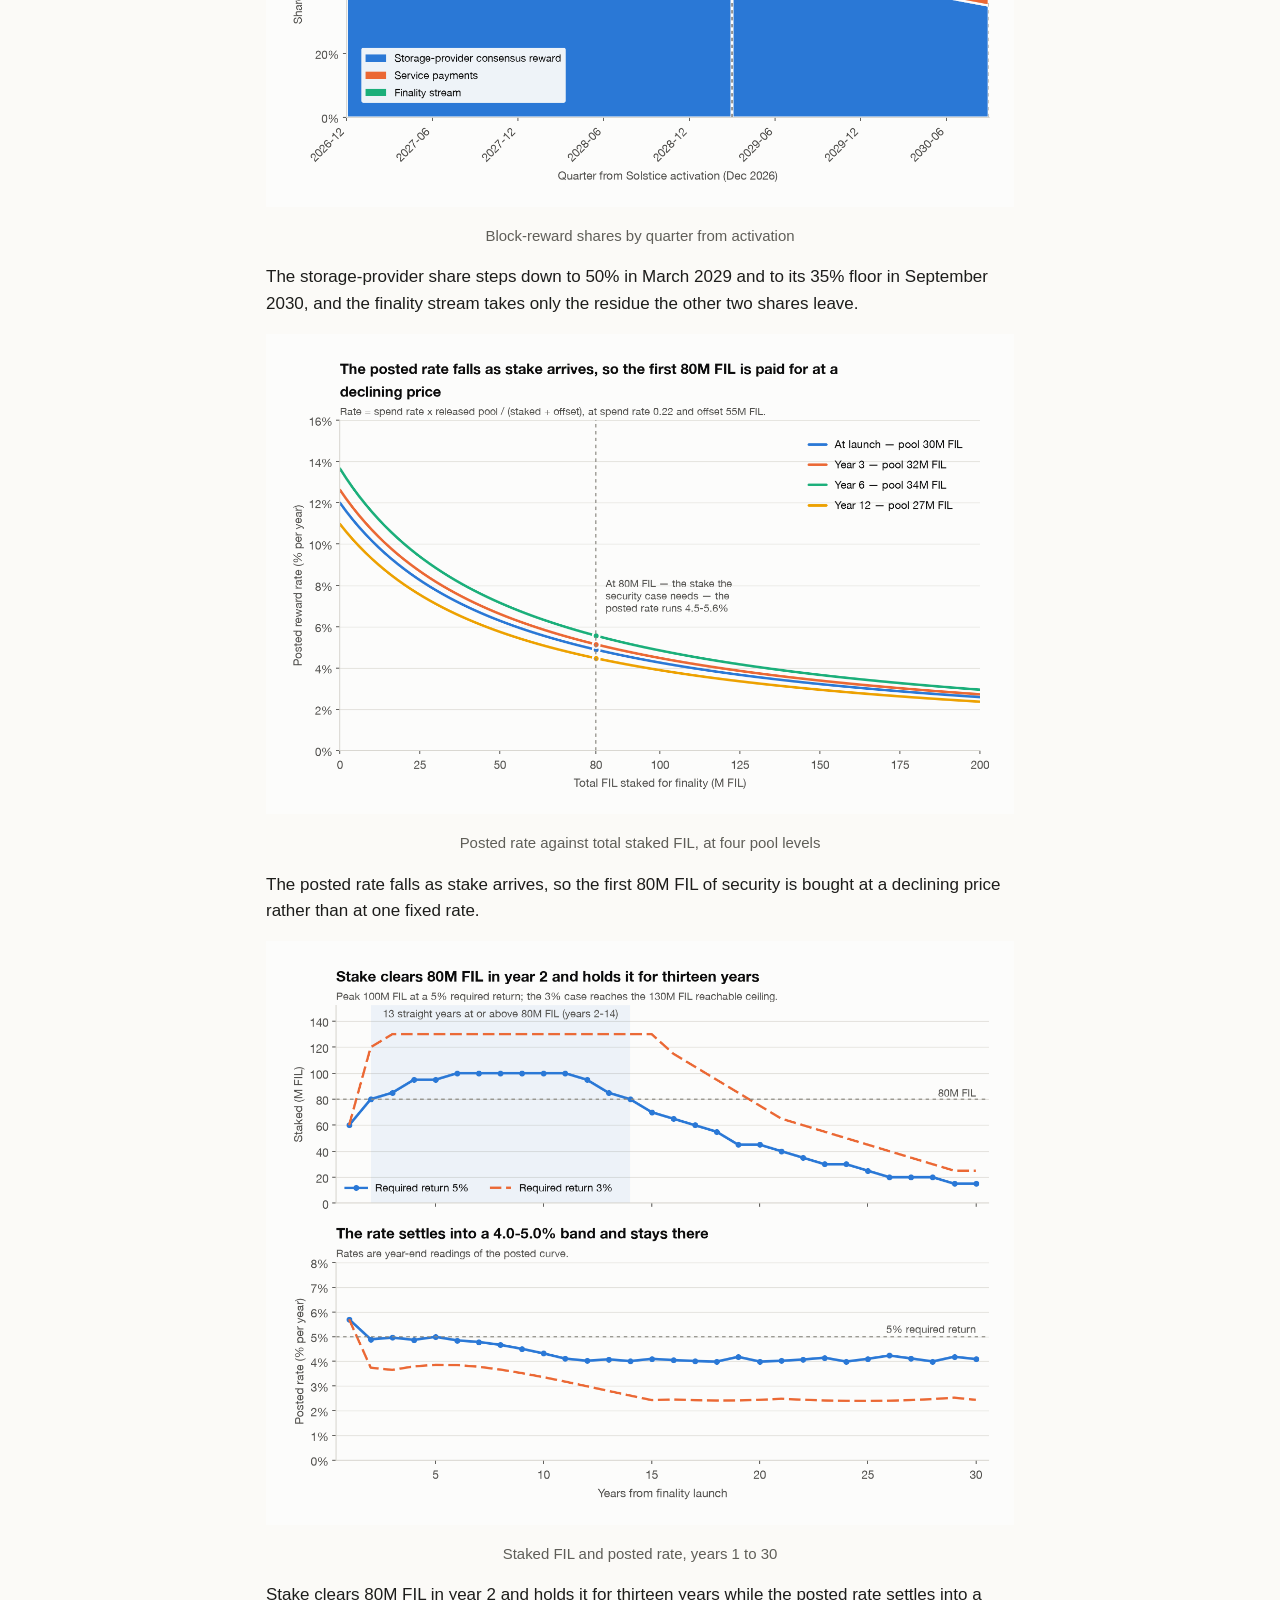
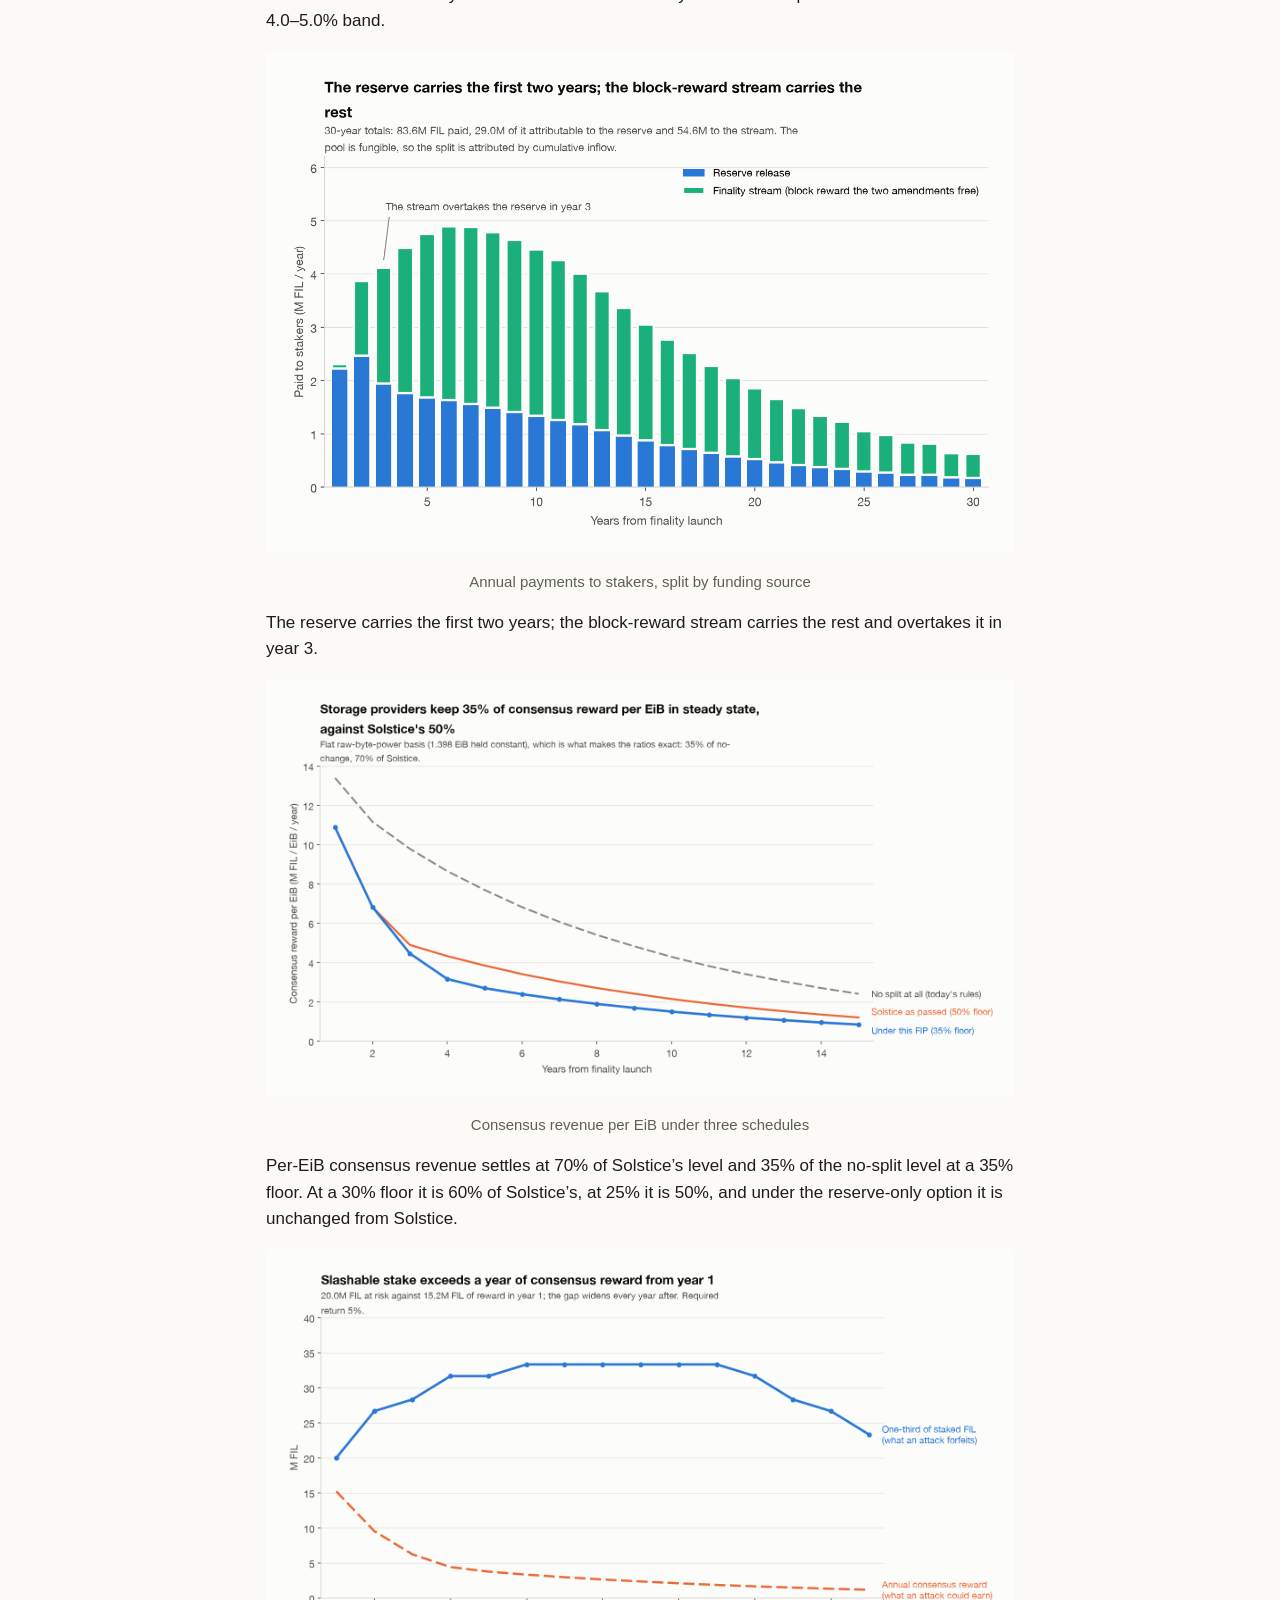
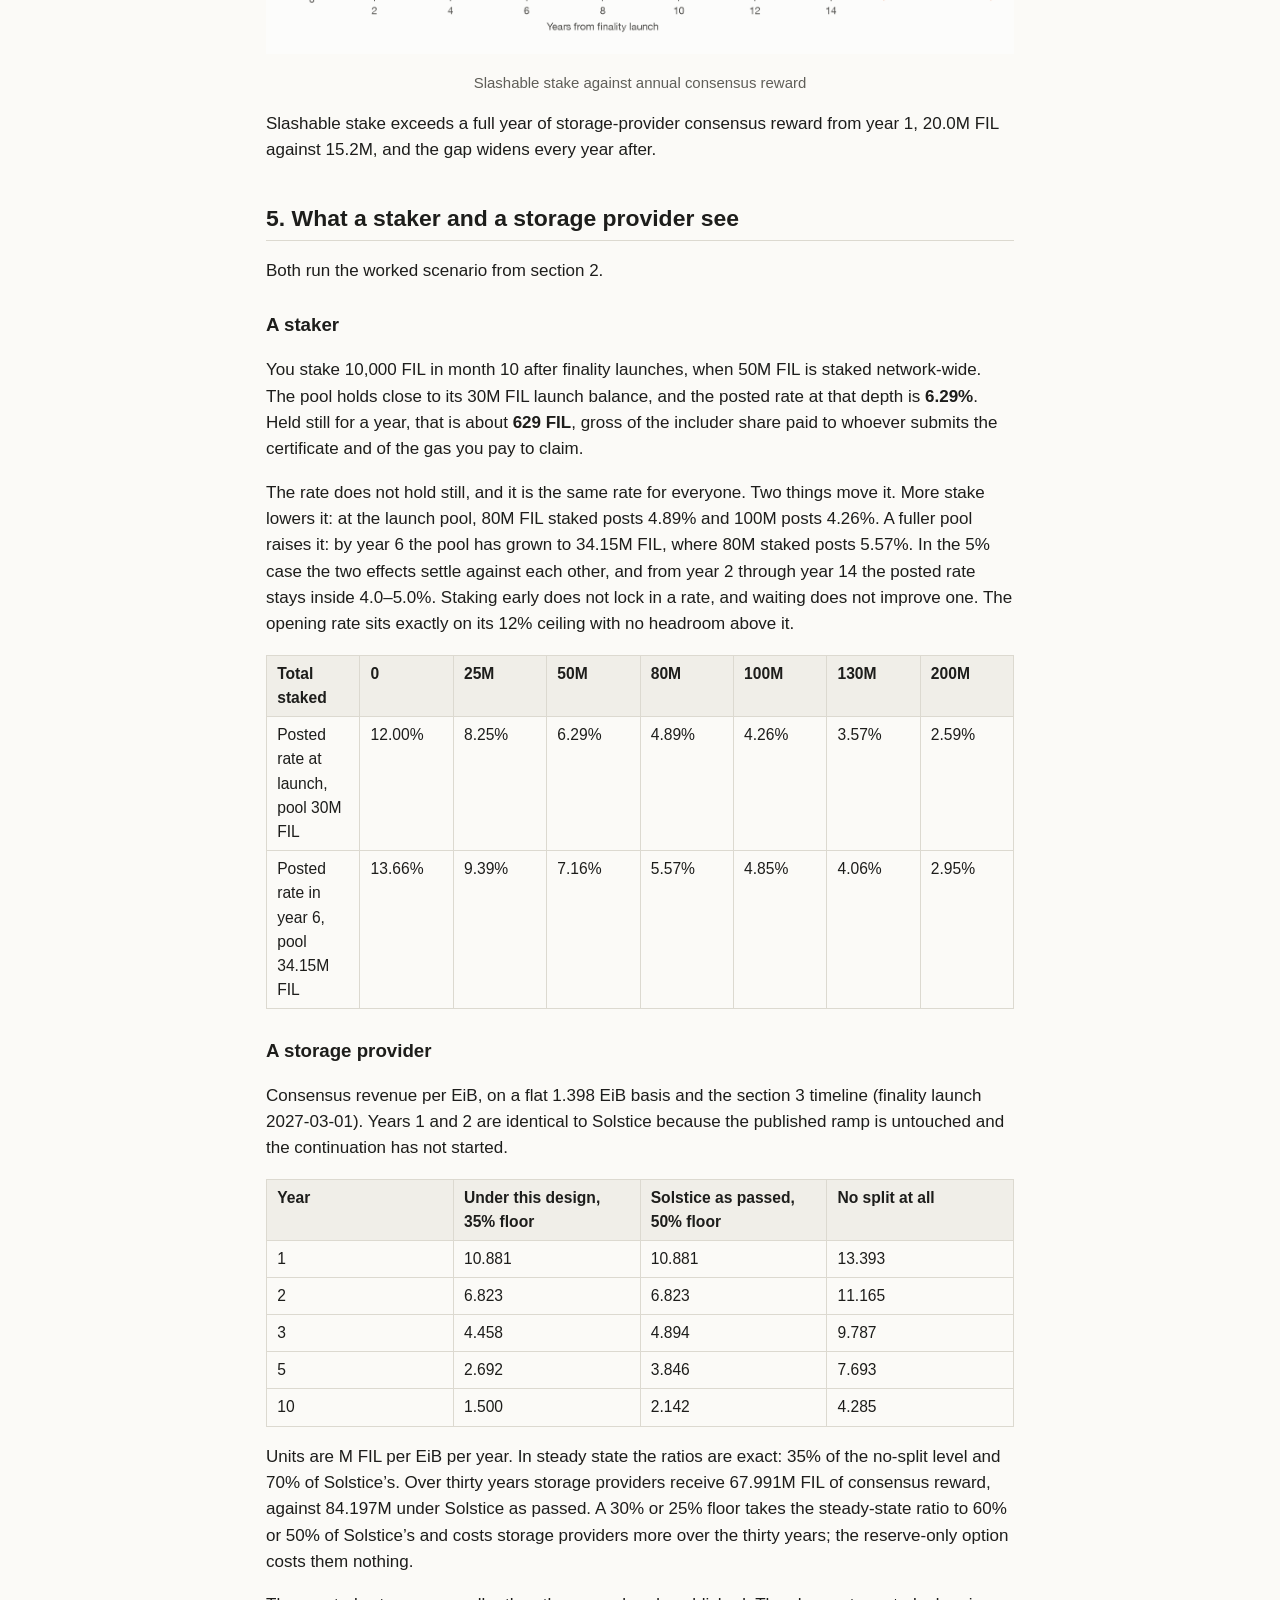
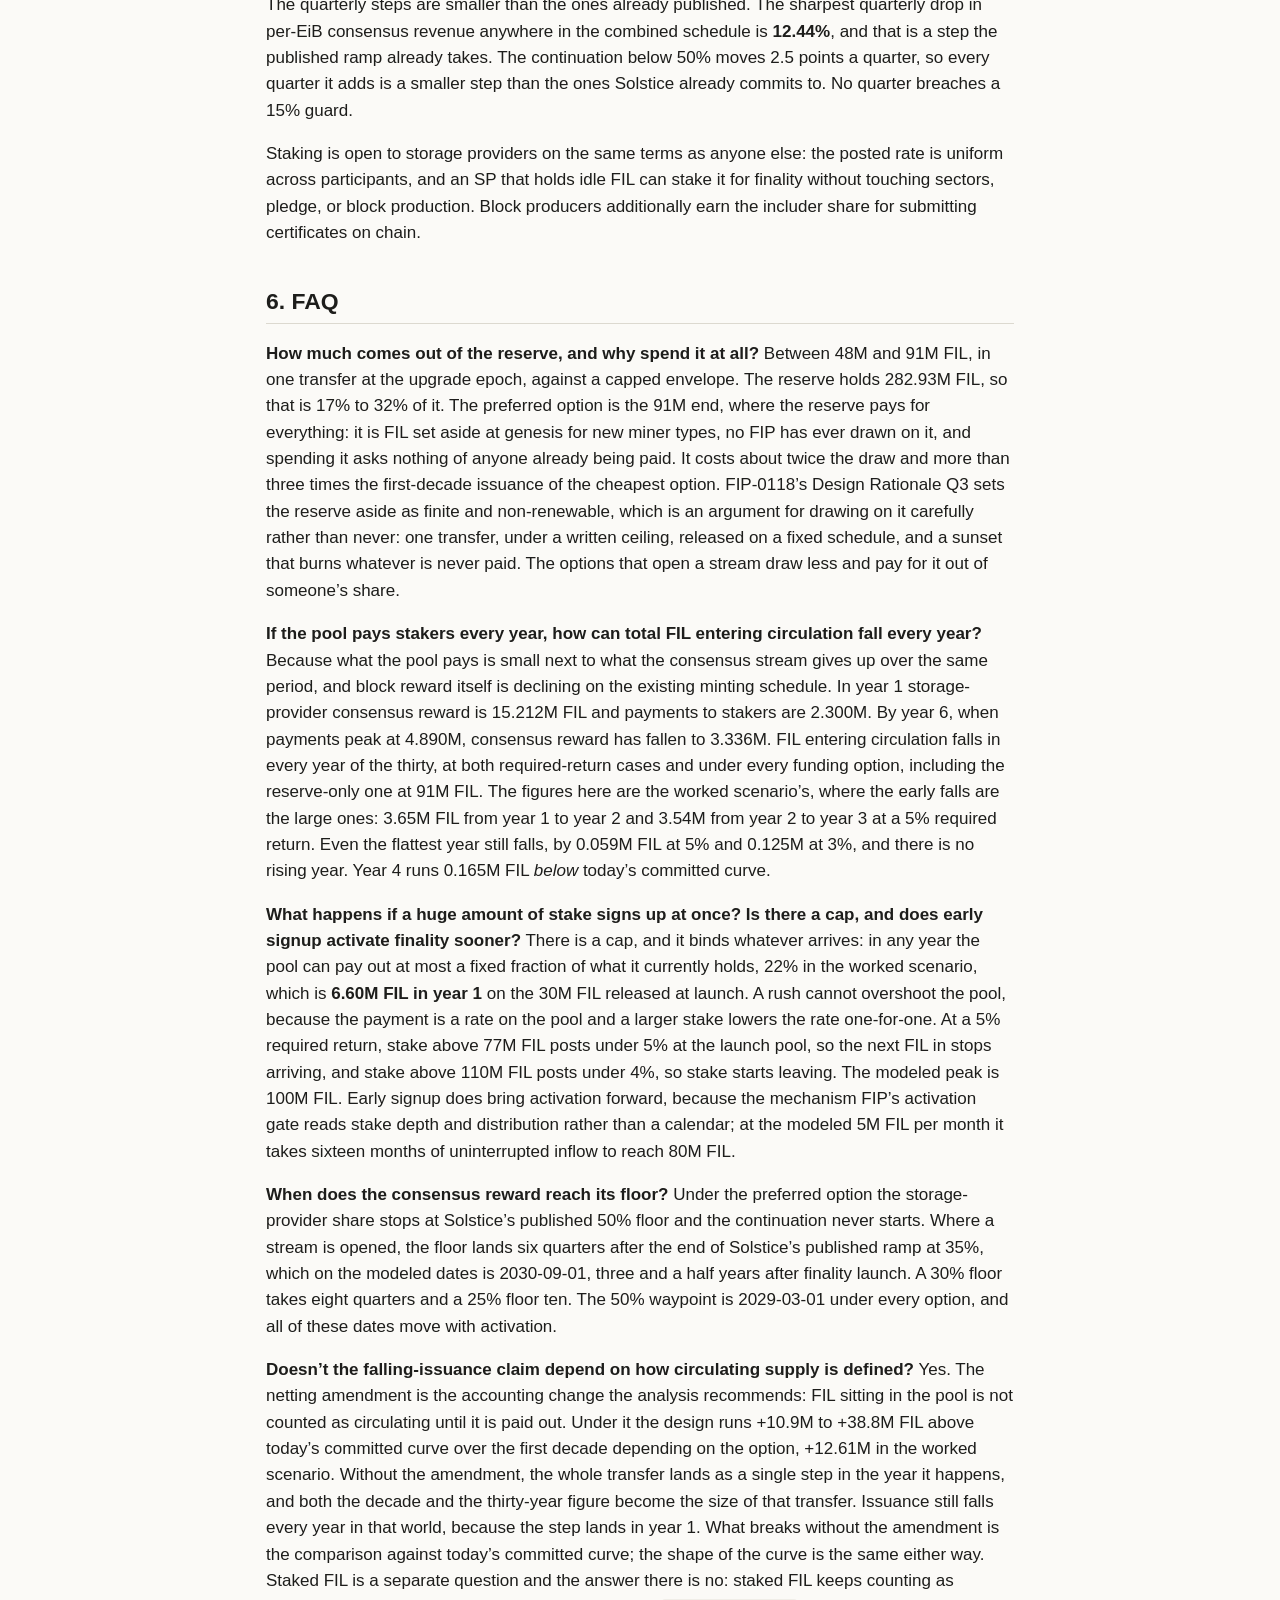
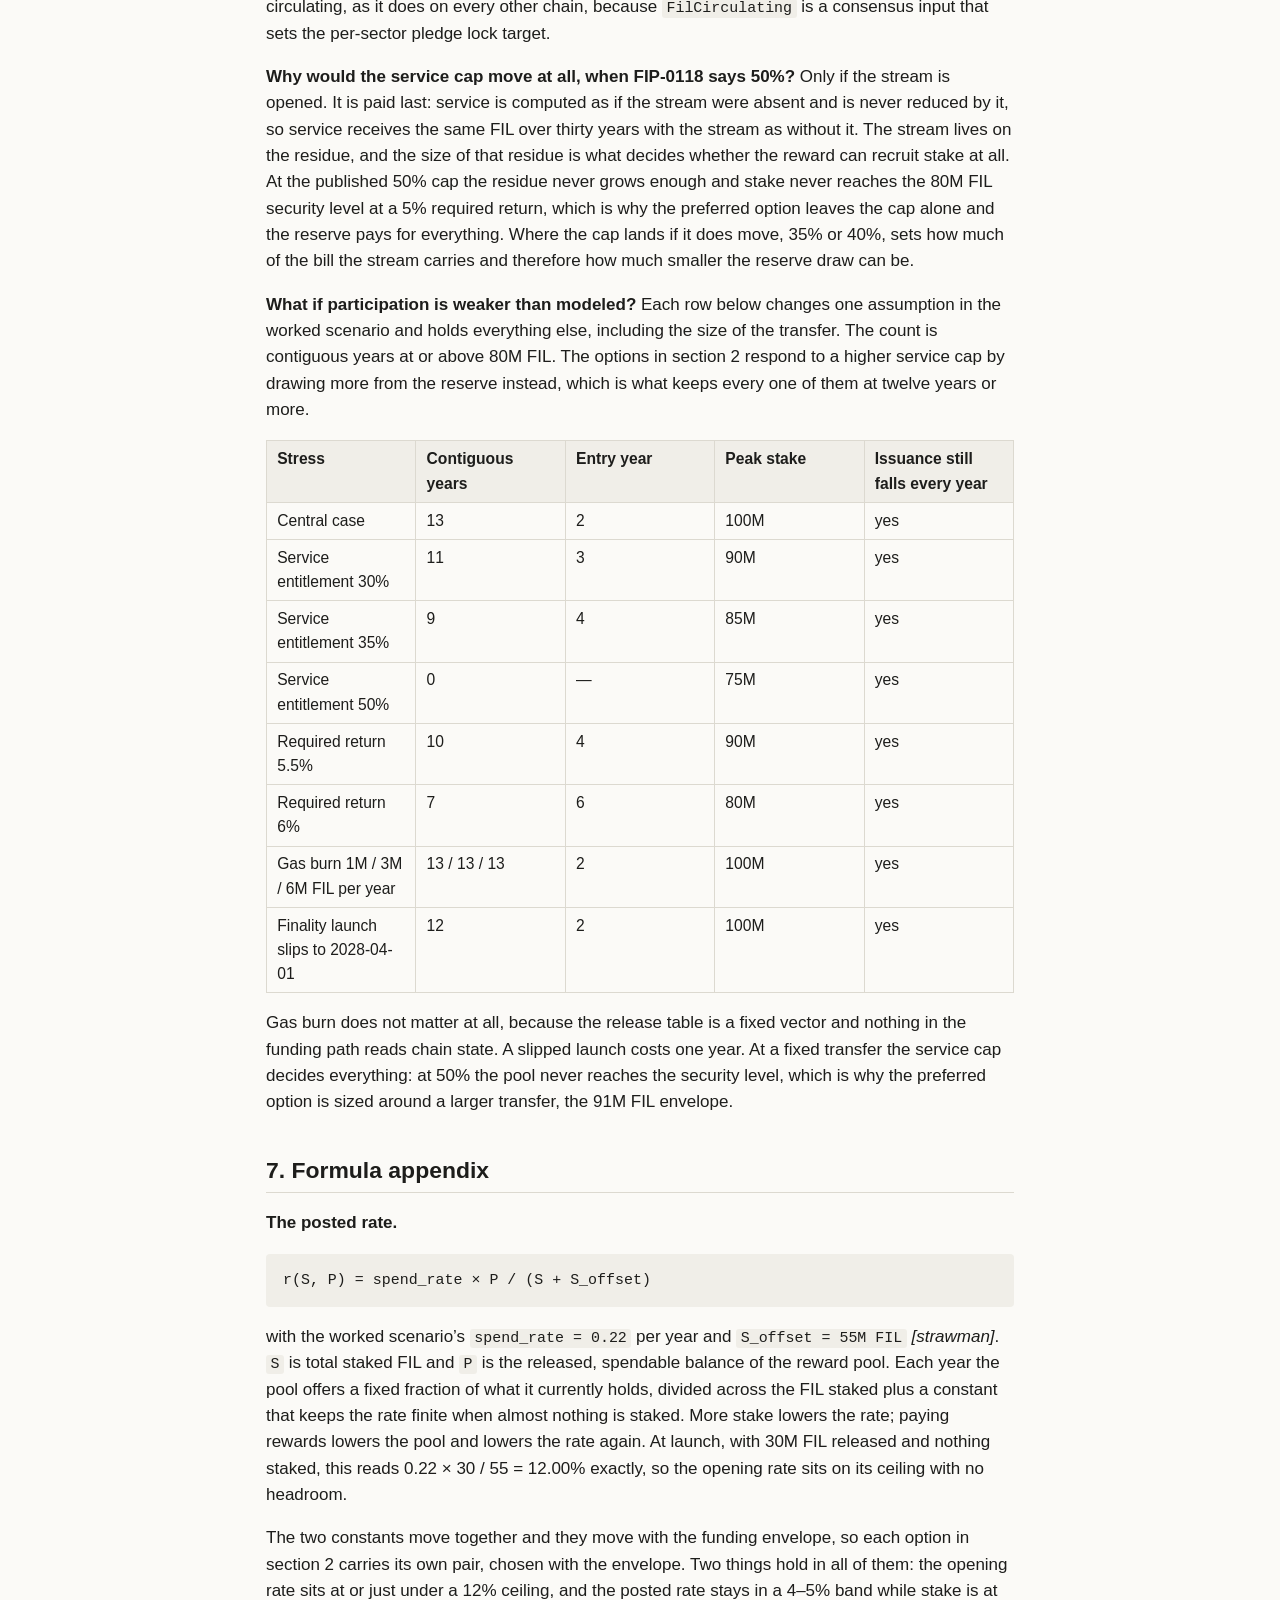
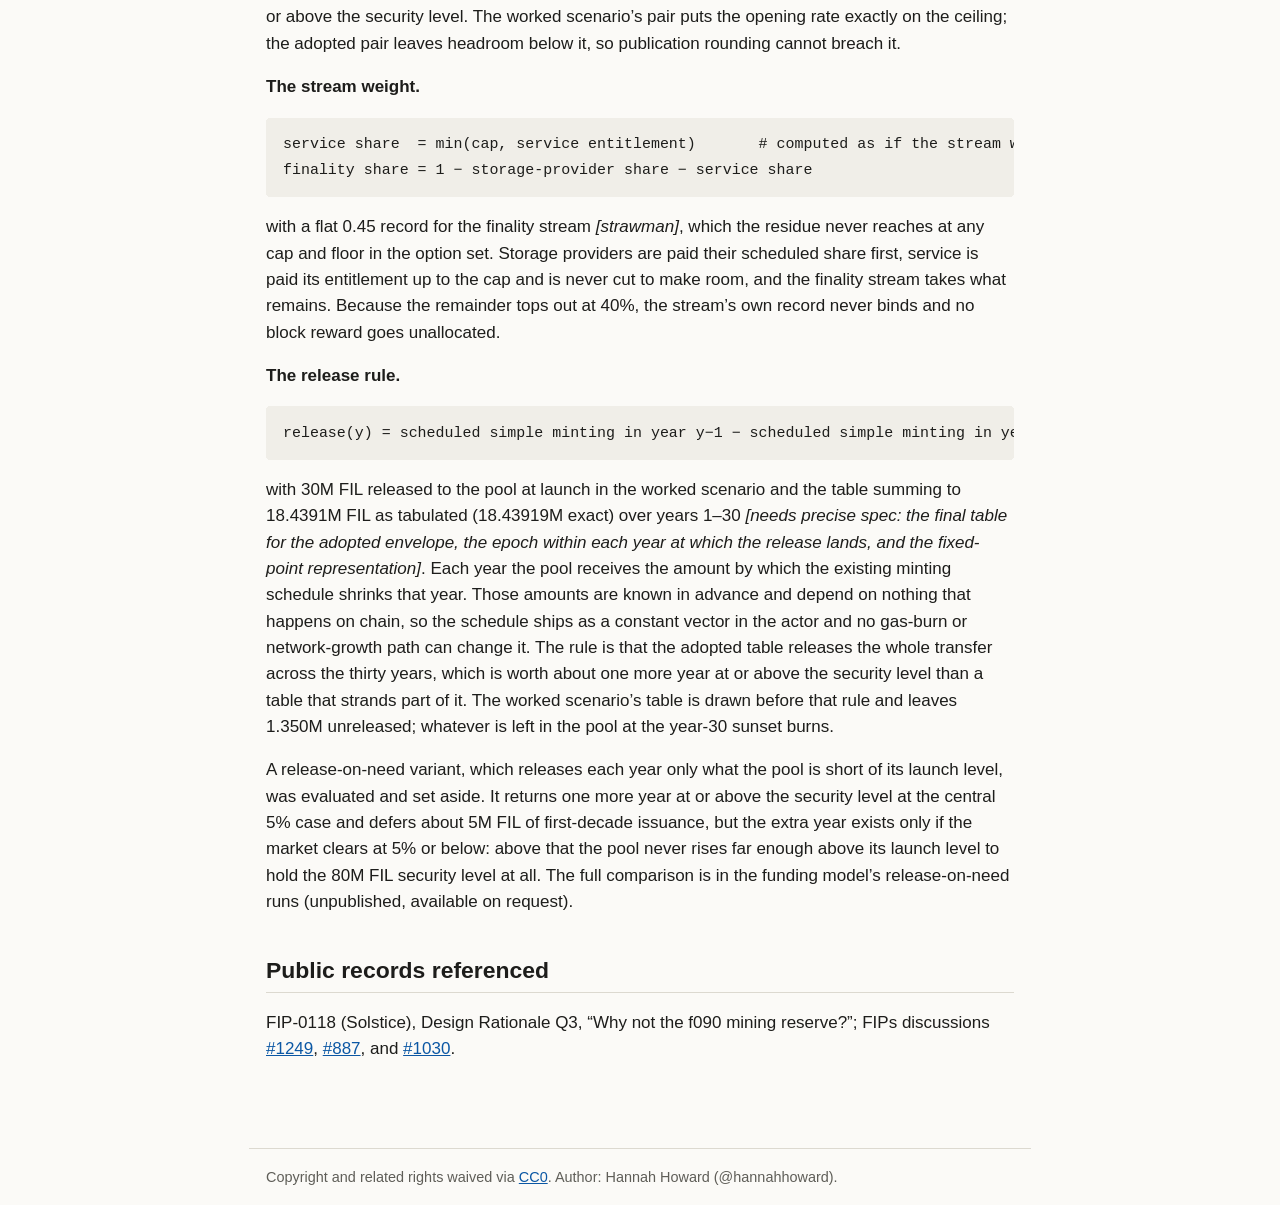
<file: funding-explainer.html>
<!DOCTYPE html>
<html lang="en">
<head>
<meta charset="utf-8">
<meta name="viewport" content="width=device-width, initial-scale=1">
<title>How the finality reward is paid for</title>
<link rel="stylesheet" href="style.css">
</head>
<body>
<div class="nav"><a href="index.html">Stake-Weighted F3 Finality</a><span class="sep">·</span><a href="https://github.com/filecoin-project/FIPs/discussions/1288">Discussion on the FIPs repo</a></div>
<main>

<h1 id="how-the-finality-reward-is-paid-for">How the finality reward is
paid for</h1>
<p>A companion to the draft FIP <em><a
href="https://github.com/filecoin-project/FIPs/discussions/1288">Stake-Weighted
F3 Finality</a></em>, which specifies the mechanism (the staking actor,
the stake-weighted committee, certificate-gated rewards, slashing, and
the activation gate), and to the funding analysis <em><a
href="https://hannahhoward.github.io/stake-finality-fip/funding-options-and-recommendation.html">Funding
the finality reward: options and a recommendation</a></em>. The FIP
leaves the funding source open; the analysis explores the options and
recommends one. This covers one question: where the FIL that pays
finality signers comes from, and what each option costs the people
already being paid.</p>
<p>Constants marked <em>[strawman]</em> are chosen to make the design
work; items marked <em>[needs precise spec]</em> are unresolved.</p>
<h2 id="what-changes">1. What changes</h2>
<p>Finality signers are paid a posted rate on their staked FIL. Paying
them takes about 100M FIL of income to a reward pool over thirty years,
90M to 97M across the options in section 2. Two sources could supply it,
neither of them new minting.</p>
<p>One is required: a one-time transfer from the mining reserve, capped
at an envelope the design commits to, which reaches the reward pool on a
fixed schedule and enters circulation only as stakers are actually paid.
The transfer can carry the whole program on its own, and that is what
the analysis recommends.</p>
<p>The other is optional: a finality stream inside the Solstice
block-reward split, opened to shrink the transfer. It is paid out of
block reward that FIP-0118 (Solstice) as passed would pay to service and
to storage providers. The service entitlement is Solstice’s share of
block reward for network services other than storage-provider consensus;
opening the stream caps it below its published 50%, and continues the
storage-provider consensus share below Solstice’s 50% floor at half the
pace of the ramp Solstice already publishes. What those two amendments
leave unclaimed, the residue under the two shares, is what the stream is
paid.</p>
<p><strong>How much comes from each source is open.</strong> The two
trade against each other almost exactly: opening the stream deeper means
a smaller draw on the reserve, and leaving FIP-0118 untouched means a
larger one. The preferred option is the 91M FIL envelope with FIP-0118
as passed; the deepest rebalance brings it down to 48M FIL. Section 2
gives the reasons.</p>
<p>Simple minting, baseline minting, the baseline target, and the 2B
total-supply cap are untouched under every option. So is falling
issuance: FIL entering circulation is lower every year than the year
before, in every option and at both modeled required returns. The float
still grows each year, by less each time.</p>
<h2 id="where-the-money-comes-from">2. Where the money comes from</h2>
<p>Nothing is minted. The pool needs roughly 100M FIL of income over the
program’s life, 90M to 97M across the options below, which is what
holding 80M FIL staked for twelve years costs at the 3–5% return holders
of comparable assets accept today. Two sources could supply it. The
required one is a one-time transfer from the mining reserve. The
optional one is a finality stream inside the Solstice split, opened by
amending FIP-0118, which shrinks the transfer.</p>
<p>The transfer is required because a stream on its own cannot work at
any curve: the stream is a flow that peaks near 4M FIL a year and then
decays, while holding 80M FIL at a 5% required return costs 4M FIL a
year indefinitely. The stream also pays little in the first years after
the upgrade, which are the years the offer has to recruit stake, so the
transfer carries them under every option.</p>
<p><strong>The analysis recommends the reserve on its own.</strong> The
reserve was set aside at genesis for new miner types and has never been
spent, and finality signers are a new type doing new work. Paying
signers out of the reserve leaves the block reward alone. Storage
providers are already partway through Solstice’s ramp from 95% down to
50%, and cutting deeper is the direction that pushes marginal sectors to
terminate, which removes the storage power the network’s security rests
on. A reward that takes nothing from anyone’s share also leaves storage
providers and stakers with no contest over the split.</p>
<p>That costs money. The reserve on its own is the biggest draw, and the
most the network spends on consensus in total. It runs +38.8M FIL above
today’s committed curve over the first decade, where the cheapest
rebalance runs +10.9M. The rebalance options stay on the table for that
reason, and which mix is adopted is a governance decision.</p>
<p>Every option below meets the requirement. They differ in how much
reserve FIL is committed and in how much FIL enters circulation over the
first decade above today’s committed curve, and the two move
together.</p>
<div class="tbl"><table>
<colgroup>
<col style="width: 25%" />
<col style="width: 25%" />
<col style="width: 25%" />
<col style="width: 25%" />
</colgroup>
<thead>
<tr>
<th>Service cap</th>
<th>Storage-provider floor</th>
<th>Reserve envelope</th>
<th>First decade above today’s committed curve</th>
</tr>
</thead>
<tbody>
<tr>
<td>35%</td>
<td>25%</td>
<td>48M FIL</td>
<td>+10.9M FIL</td>
</tr>
<tr>
<td>35%</td>
<td>30%</td>
<td>55M FIL</td>
<td>+13.5M FIL</td>
</tr>
<tr>
<td>40%</td>
<td>25%</td>
<td>53M FIL</td>
<td>+15.5M FIL</td>
</tr>
<tr>
<td>40%</td>
<td>35%</td>
<td>67M FIL</td>
<td>+21.1M FIL</td>
</tr>
<tr>
<td><strong>50%, unchanged — preferred</strong></td>
<td><strong>50%, unchanged</strong></td>
<td><strong>91M FIL</strong></td>
<td><strong>+38.8M FIL</strong></td>
</tr>
</tbody>
</table></div>
<p>Each row holds 80M FIL staked for twelve consecutive years from year
2 at a 5% required return. For any row, a smaller envelope works at a
higher first-decade cost: the smallest that still clears the bar is 42M
FIL at a 35% cap with a 25% floor, then 48M at 35/30, 47.5M at 40/25,
58M at 40/35, and 85M for the last row. Every FIL the stream delivers in
the first decade is a FIL the reserve does not have to release, so the
first-decade column falls one for one with what the stream brings in.
The envelope column moves further, 48M to 91M against +10.9M to +38.8M,
because part of every envelope sits in the pool rather than entering
circulation in the first decade.</p>
<p>The floor is never set above the cap. The analysis does not offer a
package whose storage-provider floor exceeds the service cap, since it
would guarantee the storage side more than the service side may
take.</p>
<p>The last row has no stream at all. At FIP-0118’s published 50% cap
the residue never grows enough to recruit stake, so there is nothing
worth paying a stream and the transfer carries the whole bill: 91M FIL,
about a third of the reserve.</p>
<p><strong>One rebalance scenario is worked through end to end</strong>
in the numbers that follow, a 25% service cap with a 35%
storage-provider floor: a 49.789M FIL transfer and the rate constants
0.22 / 55M. That pairing is not one of the options above, because it
puts the storage-provider floor above the service cap, and that split is
also what puts its first-decade figure below every proposable option’s
but the cheapest. The preferred row looks different: a larger transfer
and no stream, at the figures the funding analysis carries. It
illustrates the mechanics: how the posted rate moves with depth and with
the pool, what the release schedule does to the opening rate, and what
the quarter-by-quarter path looks like on the storage-provider side.
Unless a figure says otherwise, sections 3 to 5 are that scenario.</p>
<p>The <strong>required return</strong> is the yield below which a
holder leaves their FIL unstaked; this document models 5% as the central
case and 3% as the favorable one, and nothing in the design fixes it —
the market does. The <strong>80M FIL security level</strong> is the pool
depth at which a one-third coalition must put about 27M FIL of slashable
capital at risk, which is the security level the mechanism FIP’s
activation gate uses.</p>
<p>At a 5% required return the pool pays stakers <strong>83.593M FIL
over thirty years</strong>. At 3% it pays 87.728M. The largest single
year is 4.890M FIL, in year 6, and payments decline after that.</p>
<p><strong>The reserve ledger, in the worked scenario.</strong> The
shape is the same under every option; the figures move with the
envelope.</p>
<div class="tbl"><table>
<thead>
<tr>
<th>Line</th>
<th>M FIL</th>
</tr>
</thead>
<tbody>
<tr>
<td>Reserve envelope, the cap the worked scenario commits to</td>
<td>50.000</td>
</tr>
<tr>
<td>Set aside for stream income that comes from baseline minting</td>
<td>0.211</td>
</tr>
<tr>
<td><strong>One-time transfer at the upgrade epoch</strong></td>
<td><strong>49.789</strong></td>
</tr>
<tr>
<td>Spendable in the pool at launch</td>
<td>30.000</td>
</tr>
<tr>
<td>Released by the annual table, years 1–30</td>
<td>18.439</td>
</tr>
<tr>
<td><strong>Total released over thirty years</strong></td>
<td><strong>48.439</strong></td>
</tr>
<tr>
<td>Never released, burns at the year-30 sunset</td>
<td>1.350</td>
</tr>
<tr>
<td>Pool balance left at year 30, burns at the sunset</td>
<td>13.012</td>
</tr>
<tr>
<td><strong>Total burned at the sunset</strong></td>
<td><strong>14.362</strong></td>
</tr>
</tbody>
</table></div>
<p>A small share of the stream’s income comes from baseline minting
rather than simple minting. The design counts everything that is not
simple minting against the same envelope limit, so 0.211M is set aside
for it here and the transfer is 49.789M rather than a round 50M.</p>
<p>For context, the mining reserve holds 282.93M FIL. Across the option
set the envelope is 17% to 32% of it.</p>
<p>The transfer and the annual releases move FIL between two balances
that both sit outside circulating supply, so neither steps circulating
supply on the day it happens. Circulating supply rises only as the pool
pays a staker, which requires the reserve-disbursement amendment the
funding analysis recommends.</p>
<p>Against Solstice as passed, which is a different baseline from
today’s committed curve, the worked scenario puts 33.56M FIL more into
circulation over the first decade and 67.39M more over thirty years.
Against the same 35% floor and 25% cap with no pool at all, the
difference is exactly the payments to stakers: 43.15M over the first
decade and 83.59M over thirty years.</p>
<p><strong>What the numbers assume.</strong> They come from a model with
no price, no restaking or compounding, no delegation, and no
distribution over required returns. Each required-return figure is one
case run end to end. Capital arrives at a fixed 5M FIL per month up to a
130M FIL ceiling, in 5M FIL steps, so a single-step difference between
two nearby configurations is noise. Unless a figure says otherwise it is
the 5% required-return case, with the 3% case shown alongside. Two
conventions carry through the charts in section 4: the pool is one
balance, so any split of payments between the reserve and the stream is
an attribution by cumulative inflow rather than a traced flow; and
per-EiB figures hold raw byte power flat at 1.398 EiB, which is what
makes the steady-state ratios exact.</p>
<h2 id="the-timeline">3. The timeline</h2>
<p>Dates below assume Solstice activates on 2026-12-01 and finality
launches one quarter later. Everything is anchored to activation, so if
activation moves, every date moves with it. The storage-provider floor
shown is the worked scenario’s 35%; a deeper floor takes two more
quarters at 30% and four more at 25%, and under the reserve-only option
the continuation never starts.</p>
<div class="tbl"><table>
<thead>
<tr>
<th>Milestone</th>
<th>Quarters from activation</th>
<th>Date</th>
<th>Storage-provider share</th>
</tr>
</thead>
<tbody>
<tr>
<td>Activation</td>
<td>0</td>
<td>2026-12-01</td>
<td>95%</td>
</tr>
<tr>
<td>Finality launch</td>
<td>1</td>
<td>2027-03-01</td>
<td>90%</td>
</tr>
<tr>
<td>End of Solstice’s published ramp</td>
<td>9</td>
<td><strong>2029-03-01</strong></td>
<td><strong>50%</strong></td>
</tr>
<tr>
<td>Continuation begins, at 2.5pp per quarter</td>
<td>9</td>
<td>2029-03-01</td>
<td>50%</td>
</tr>
<tr>
<td><strong>Final floor</strong></td>
<td><strong>15</strong></td>
<td><strong>2030-09-01</strong></td>
<td><strong>35%</strong></td>
</tr>
</tbody>
</table></div>
<p>Solstice’s published ramp moves the storage-provider share 45
percentage points over nine quarters, 5 points a quarter. The
continuation moves the remaining 15 points at 2.5 points a quarter, half
that pace, and takes six more quarters. There are two floor dates
because there are two floors: the published 50% floor lands 2029-03-01,
two years after finality launches, and the 35% floor lands 2030-09-01,
three and a half years after launch.</p>
<p>Where the stream is opened, the service share is computed as if it
were absent and is never reduced by it. The stream takes only what is
left. At a 35% floor the residue never exceeds 40% of block reward, so
the stream is limited by the room available from the first quarter, and
no block reward goes unallocated in any of the thirty years.</p>
<p><strong>Stake reaches the 80M FIL security level at the end of year 2
after launch</strong> under every funding option, and stays at or above
it for at least twelve consecutive years at a 5% required return. In the
worked scenario the run is thirteen years, through year 14; at a 3%
required return it is eighteen. The thirteen-year figure is checked
month by month, not only at year ends: inside the window stake never
dips below 80.0M FIL and the posted rate never leaves 4.001–4.997%. The
mechanism FIP’s activation threshold, which decides when finality
certificates start deciding which chain is final rather than only
advising, is proposed at this level; its final value is open.</p>
<h2 id="what-the-model-shows">4. What the model shows</h2>
<p>Every chart in this section is the worked scenario: a 49.789M FIL
transfer, a 25% service cap and a 35% storage-provider floor. The shapes
carry across the rebalance options; the levels move with the envelope.
Under the recommended option there is no stream and no continuation
below 50%, so the two block-reward charts have no counterpart there.</p>
<figure>
<img
src="https://hannahhoward.github.io/stake-finality-fip/charts/issuance-yoy.png"
alt="Annual issuance under this design against today’s committed curve" />
<figcaption aria-hidden="true">Annual issuance under this design against
today’s committed curve</figcaption>
</figure>
<p>FIL entering circulation falls every year, under every option. In
this scenario it never runs more than 2.23M FIL above today’s committed
curve, cumulatively +12.61M FIL over the first decade and +35.43M over
thirty years. Across the option set those cumulative figures run +10.9M
to +38.8M for the first decade and +32.3M to +76.6M for the thirty
years. The worked scenario sits below all but the cheapest of them
because its storage-provider floor is above its service cap.</p>
<figure>
<img
src="https://hannahhoward.github.io/stake-finality-fip/charts/weights.png"
alt="Block-reward shares by quarter from activation" />
<figcaption aria-hidden="true">Block-reward shares by quarter from
activation</figcaption>
</figure>
<p>The storage-provider share steps down to 50% in March 2029 and to its
35% floor in September 2030, and the finality stream takes only the
residue the other two shares leave.</p>
<figure>
<img
src="https://hannahhoward.github.io/stake-finality-fip/charts/curve-depth.png"
alt="Posted rate against total staked FIL, at four pool levels" />
<figcaption aria-hidden="true">Posted rate against total staked FIL, at
four pool levels</figcaption>
</figure>
<p>The posted rate falls as stake arrives, so the first 80M FIL of
security is bought at a declining price rather than at one fixed
rate.</p>
<figure>
<img
src="https://hannahhoward.github.io/stake-finality-fip/charts/stake-apr-time.png"
alt="Staked FIL and posted rate, years 1 to 30" />
<figcaption aria-hidden="true">Staked FIL and posted rate, years 1 to
30</figcaption>
</figure>
<p>Stake clears 80M FIL in year 2 and holds it for thirteen years while
the posted rate settles into a 4.0–5.0% band.</p>
<figure>
<img
src="https://hannahhoward.github.io/stake-finality-fip/charts/funding-stack.png"
alt="Annual payments to stakers, split by funding source" />
<figcaption aria-hidden="true">Annual payments to stakers, split by
funding source</figcaption>
</figure>
<p>The reserve carries the first two years; the block-reward stream
carries the rest and overtakes it in year 3.</p>
<figure>
<img
src="https://hannahhoward.github.io/stake-finality-fip/charts/per-eib.png"
alt="Consensus revenue per EiB under three schedules" />
<figcaption aria-hidden="true">Consensus revenue per EiB under three
schedules</figcaption>
</figure>
<p>Per-EiB consensus revenue settles at 70% of Solstice’s level and 35%
of the no-split level at a 35% floor. At a 30% floor it is 60% of
Solstice’s, at 25% it is 50%, and under the reserve-only option it is
unchanged from Solstice.</p>
<figure>
<img
src="https://hannahhoward.github.io/stake-finality-fip/charts/handoff.png"
alt="Slashable stake against annual consensus reward" />
<figcaption aria-hidden="true">Slashable stake against annual consensus
reward</figcaption>
</figure>
<p>Slashable stake exceeds a full year of storage-provider consensus
reward from year 1, 20.0M FIL against 15.2M, and the gap widens every
year after.</p>
<h2 id="what-a-staker-and-a-storage-provider-see">5. What a staker and a
storage provider see</h2>
<p>Both run the worked scenario from section 2.</p>
<h3 id="a-staker">A staker</h3>
<p>You stake 10,000 FIL in month 10 after finality launches, when 50M
FIL is staked network-wide. The pool holds close to its 30M FIL launch
balance, and the posted rate at that depth is <strong>6.29%</strong>.
Held still for a year, that is about <strong>629 FIL</strong>, gross of
the includer share paid to whoever submits the certificate and of the
gas you pay to claim.</p>
<p>The rate does not hold still, and it is the same rate for everyone.
Two things move it. More stake lowers it: at the launch pool, 80M FIL
staked posts 4.89% and 100M posts 4.26%. A fuller pool raises it: by
year 6 the pool has grown to 34.15M FIL, where 80M staked posts 5.57%.
In the 5% case the two effects settle against each other, and from year
2 through year 14 the posted rate stays inside 4.0–5.0%. Staking early
does not lock in a rate, and waiting does not improve one. The opening
rate sits exactly on its 12% ceiling with no headroom above it.</p>
<div class="tbl"><table>
<colgroup>
<col style="width: 12%" />
<col style="width: 12%" />
<col style="width: 12%" />
<col style="width: 12%" />
<col style="width: 12%" />
<col style="width: 12%" />
<col style="width: 12%" />
<col style="width: 12%" />
</colgroup>
<thead>
<tr>
<th>Total staked</th>
<th>0</th>
<th>25M</th>
<th>50M</th>
<th>80M</th>
<th>100M</th>
<th>130M</th>
<th>200M</th>
</tr>
</thead>
<tbody>
<tr>
<td>Posted rate at launch, pool 30M FIL</td>
<td>12.00%</td>
<td>8.25%</td>
<td>6.29%</td>
<td>4.89%</td>
<td>4.26%</td>
<td>3.57%</td>
<td>2.59%</td>
</tr>
<tr>
<td>Posted rate in year 6, pool 34.15M FIL</td>
<td>13.66%</td>
<td>9.39%</td>
<td>7.16%</td>
<td>5.57%</td>
<td>4.85%</td>
<td>4.06%</td>
<td>2.95%</td>
</tr>
</tbody>
</table></div>
<h3 id="a-storage-provider">A storage provider</h3>
<p>Consensus revenue per EiB, on a flat 1.398 EiB basis and the section
3 timeline (finality launch 2027-03-01). Years 1 and 2 are identical to
Solstice because the published ramp is untouched and the continuation
has not started.</p>
<div class="tbl"><table>
<colgroup>
<col style="width: 25%" />
<col style="width: 25%" />
<col style="width: 25%" />
<col style="width: 25%" />
</colgroup>
<thead>
<tr>
<th>Year</th>
<th>Under this design, 35% floor</th>
<th>Solstice as passed, 50% floor</th>
<th>No split at all</th>
</tr>
</thead>
<tbody>
<tr>
<td>1</td>
<td>10.881</td>
<td>10.881</td>
<td>13.393</td>
</tr>
<tr>
<td>2</td>
<td>6.823</td>
<td>6.823</td>
<td>11.165</td>
</tr>
<tr>
<td>3</td>
<td>4.458</td>
<td>4.894</td>
<td>9.787</td>
</tr>
<tr>
<td>5</td>
<td>2.692</td>
<td>3.846</td>
<td>7.693</td>
</tr>
<tr>
<td>10</td>
<td>1.500</td>
<td>2.142</td>
<td>4.285</td>
</tr>
</tbody>
</table></div>
<p>Units are M FIL per EiB per year. In steady state the ratios are
exact: 35% of the no-split level and 70% of Solstice’s. Over thirty
years storage providers receive 67.991M FIL of consensus reward, against
84.197M under Solstice as passed. A 30% or 25% floor takes the
steady-state ratio to 60% or 50% of Solstice’s and costs storage
providers more over the thirty years; the reserve-only option costs them
nothing.</p>
<p>The quarterly steps are smaller than the ones already published. The
sharpest quarterly drop in per-EiB consensus revenue anywhere in the
combined schedule is <strong>12.44%</strong>, and that is a step the
published ramp already takes. The continuation below 50% moves 2.5
points a quarter, so every quarter it adds is a smaller step than the
ones Solstice already commits to. No quarter breaches a 15% guard.</p>
<p>Staking is open to storage providers on the same terms as anyone
else: the posted rate is uniform across participants, and an SP that
holds idle FIL can stake it for finality without touching sectors,
pledge, or block production. Block producers additionally earn the
includer share for submitting certificates on chain.</p>
<h2 id="faq">6. FAQ</h2>
<p><strong>How much comes out of the reserve, and why spend it at
all?</strong> Between 48M and 91M FIL, in one transfer at the upgrade
epoch, against a capped envelope. The reserve holds 282.93M FIL, so that
is 17% to 32% of it. The preferred option is the 91M end, where the
reserve pays for everything: it is FIL set aside at genesis for new
miner types, no FIP has ever drawn on it, and spending it asks nothing
of anyone already being paid. It costs about twice the draw and more
than three times the first-decade issuance of the cheapest option.
FIP-0118’s Design Rationale Q3 sets the reserve aside as finite and
non-renewable, which is an argument for drawing on it carefully rather
than never: one transfer, under a written ceiling, released on a fixed
schedule, and a sunset that burns whatever is never paid. The options
that open a stream draw less and pay for it out of someone’s share.</p>
<p><strong>If the pool pays stakers every year, how can total FIL
entering circulation fall every year?</strong> Because what the pool
pays is small next to what the consensus stream gives up over the same
period, and block reward itself is declining on the existing minting
schedule. In year 1 storage-provider consensus reward is 15.212M FIL and
payments to stakers are 2.300M. By year 6, when payments peak at 4.890M,
consensus reward has fallen to 3.336M. FIL entering circulation falls in
every year of the thirty, at both required-return cases and under every
funding option, including the reserve-only one at 91M FIL. The figures
here are the worked scenario’s, where the early falls are the large
ones: 3.65M FIL from year 1 to year 2 and 3.54M from year 2 to year 3 at
a 5% required return. Even the flattest year still falls, by 0.059M FIL
at 5% and 0.125M at 3%, and there is no rising year. Year 4 runs 0.165M
FIL <em>below</em> today’s committed curve.</p>
<p><strong>What happens if a huge amount of stake signs up at once? Is
there a cap, and does early signup activate finality sooner?</strong>
There is a cap, and it binds whatever arrives: in any year the pool can
pay out at most a fixed fraction of what it currently holds, 22% in the
worked scenario, which is <strong>6.60M FIL in year 1</strong> on the
30M FIL released at launch. A rush cannot overshoot the pool, because
the payment is a rate on the pool and a larger stake lowers the rate
one-for-one. At a 5% required return, stake above 77M FIL posts under 5%
at the launch pool, so the next FIL in stops arriving, and stake above
110M FIL posts under 4%, so stake starts leaving. The modeled peak is
100M FIL. Early signup does bring activation forward, because the
mechanism FIP’s activation gate reads stake depth and distribution
rather than a calendar; at the modeled 5M FIL per month it takes sixteen
months of uninterrupted inflow to reach 80M FIL.</p>
<p><strong>When does the consensus reward reach its floor?</strong>
Under the preferred option the storage-provider share stops at
Solstice’s published 50% floor and the continuation never starts. Where
a stream is opened, the floor lands six quarters after the end of
Solstice’s published ramp at 35%, which on the modeled dates is
2030-09-01, three and a half years after finality launch. A 30% floor
takes eight quarters and a 25% floor ten. The 50% waypoint is 2029-03-01
under every option, and all of these dates move with activation.</p>
<p><strong>Doesn’t the falling-issuance claim depend on how circulating
supply is defined?</strong> Yes. The netting amendment is the accounting
change the analysis recommends: FIL sitting in the pool is not counted
as circulating until it is paid out. Under it the design runs +10.9M to
+38.8M FIL above today’s committed curve over the first decade depending
on the option, +12.61M in the worked scenario. Without the amendment,
the whole transfer lands as a single step in the year it happens, and
both the decade and the thirty-year figure become the size of that
transfer. Issuance still falls every year in that world, because the
step lands in year 1. What breaks without the amendment is the
comparison against today’s committed curve; the shape of the curve is
the same either way. Staked FIL is a separate question and the answer
there is no: staked FIL keeps counting as circulating, as it does on
every other chain, because <code>FilCirculating</code> is a consensus
input that sets the per-sector pledge lock target.</p>
<p><strong>Why would the service cap move at all, when FIP-0118 says
50%?</strong> Only if the stream is opened. It is paid last: service is
computed as if the stream were absent and is never reduced by it, so
service receives the same FIL over thirty years with the stream as
without it. The stream lives on the residue, and the size of that
residue is what decides whether the reward can recruit stake at all. At
the published 50% cap the residue never grows enough and stake never
reaches the 80M FIL security level at a 5% required return, which is why
the preferred option leaves the cap alone and the reserve pays for
everything. Where the cap lands if it does move, 35% or 40%, sets how
much of the bill the stream carries and therefore how much smaller the
reserve draw can be.</p>
<p><strong>What if participation is weaker than modeled?</strong> Each
row below changes one assumption in the worked scenario and holds
everything else, including the size of the transfer. The count is
contiguous years at or above 80M FIL. The options in section 2 respond
to a higher service cap by drawing more from the reserve instead, which
is what keeps every one of them at twelve years or more.</p>
<div class="tbl"><table>
<colgroup>
<col style="width: 20%" />
<col style="width: 20%" />
<col style="width: 20%" />
<col style="width: 20%" />
<col style="width: 20%" />
</colgroup>
<thead>
<tr>
<th>Stress</th>
<th>Contiguous years</th>
<th>Entry year</th>
<th>Peak stake</th>
<th>Issuance still falls every year</th>
</tr>
</thead>
<tbody>
<tr>
<td>Central case</td>
<td>13</td>
<td>2</td>
<td>100M</td>
<td>yes</td>
</tr>
<tr>
<td>Service entitlement 30%</td>
<td>11</td>
<td>3</td>
<td>90M</td>
<td>yes</td>
</tr>
<tr>
<td>Service entitlement 35%</td>
<td>9</td>
<td>4</td>
<td>85M</td>
<td>yes</td>
</tr>
<tr>
<td>Service entitlement 50%</td>
<td>0</td>
<td>—</td>
<td>75M</td>
<td>yes</td>
</tr>
<tr>
<td>Required return 5.5%</td>
<td>10</td>
<td>4</td>
<td>90M</td>
<td>yes</td>
</tr>
<tr>
<td>Required return 6%</td>
<td>7</td>
<td>6</td>
<td>80M</td>
<td>yes</td>
</tr>
<tr>
<td>Gas burn 1M / 3M / 6M FIL per year</td>
<td>13 / 13 / 13</td>
<td>2</td>
<td>100M</td>
<td>yes</td>
</tr>
<tr>
<td>Finality launch slips to 2028-04-01</td>
<td>12</td>
<td>2</td>
<td>100M</td>
<td>yes</td>
</tr>
</tbody>
</table></div>
<p>Gas burn does not matter at all, because the release table is a fixed
vector and nothing in the funding path reads chain state. A slipped
launch costs one year. At a fixed transfer the service cap decides
everything: at 50% the pool never reaches the security level, which is
why the preferred option is sized around a larger transfer, the 91M FIL
envelope.</p>
<h2 id="formula-appendix">7. Formula appendix</h2>
<p><strong>The posted rate.</strong></p>
<pre><code>r(S, P) = spend_rate × P / (S + S_offset)</code></pre>
<p>with the worked scenario’s <code>spend_rate = 0.22</code> per year
and <code>S_offset = 55M FIL</code> <em>[strawman]</em>. <code>S</code>
is total staked FIL and <code>P</code> is the released, spendable
balance of the reward pool. Each year the pool offers a fixed fraction
of what it currently holds, divided across the FIL staked plus a
constant that keeps the rate finite when almost nothing is staked. More
stake lowers the rate; paying rewards lowers the pool and lowers the
rate again. At launch, with 30M FIL released and nothing staked, this
reads 0.22 × 30 / 55 = 12.00% exactly, so the opening rate sits on its
ceiling with no headroom.</p>
<p>The two constants move together and they move with the funding
envelope, so each option in section 2 carries its own pair, chosen with
the envelope. Two things hold in all of them: the opening rate sits at
or just under a 12% ceiling, and the posted rate stays in a 4–5% band
while stake is at or above the security level. The worked scenario’s
pair puts the opening rate exactly on the ceiling; the adopted pair
leaves headroom below it, so publication rounding cannot breach it.</p>
<p><strong>The stream weight.</strong></p>
<pre><code>service share  = min(cap, service entitlement)       # computed as if the stream were absent
finality share = 1 − storage-provider share − service share</code></pre>
<p>with a flat 0.45 record for the finality stream <em>[strawman]</em>,
which the residue never reaches at any cap and floor in the option set.
Storage providers are paid their scheduled share first, service is paid
its entitlement up to the cap and is never cut to make room, and the
finality stream takes what remains. Because the remainder tops out at
40%, the stream’s own record never binds and no block reward goes
unallocated.</p>
<p><strong>The release rule.</strong></p>
<pre><code>release(y) = scheduled simple minting in year y−1 − scheduled simple minting in year y</code></pre>
<p>with 30M FIL released to the pool at launch in the worked scenario
and the table summing to 18.4391M FIL as tabulated (18.43919M exact)
over years 1–30 <em>[needs precise spec: the final table for the adopted
envelope, the epoch within each year at which the release lands, and the
fixed-point representation]</em>. Each year the pool receives the amount
by which the existing minting schedule shrinks that year. Those amounts
are known in advance and depend on nothing that happens on chain, so the
schedule ships as a constant vector in the actor and no gas-burn or
network-growth path can change it. The rule is that the adopted table
releases the whole transfer across the thirty years, which is worth
about one more year at or above the security level than a table that
strands part of it. The worked scenario’s table is drawn before that
rule and leaves 1.350M unreleased; whatever is left in the pool at the
year-30 sunset burns.</p>
<p>A release-on-need variant, which releases each year only what the
pool is short of its launch level, was evaluated and set aside. It
returns one more year at or above the security level at the central 5%
case and defers about 5M FIL of first-decade issuance, but the extra
year exists only if the market clears at 5% or below: above that the
pool never rises far enough above its launch level to hold the 80M FIL
security level at all. The full comparison is in the funding model’s
release-on-need runs (unpublished, available on request).</p>
<h2 id="public-records-referenced">Public records referenced</h2>
<p>FIP-0118 (Solstice), Design Rationale Q3, “Why not the f090 mining
reserve?”; FIPs discussions <a
href="https://github.com/filecoin-project/FIPs/discussions/1249">#1249</a>,
<a
href="https://github.com/filecoin-project/FIPs/discussions/887">#887</a>,
and <a
href="https://github.com/filecoin-project/FIPs/discussions/1030">#1030</a>.</p>
</main>
<footer>Copyright and related rights waived via <a href="https://creativecommons.org/publicdomain/zero/1.0/">CC0</a>. Author: Hannah Howard (@hannahhoward).</footer>
</body>
</html>
</file>
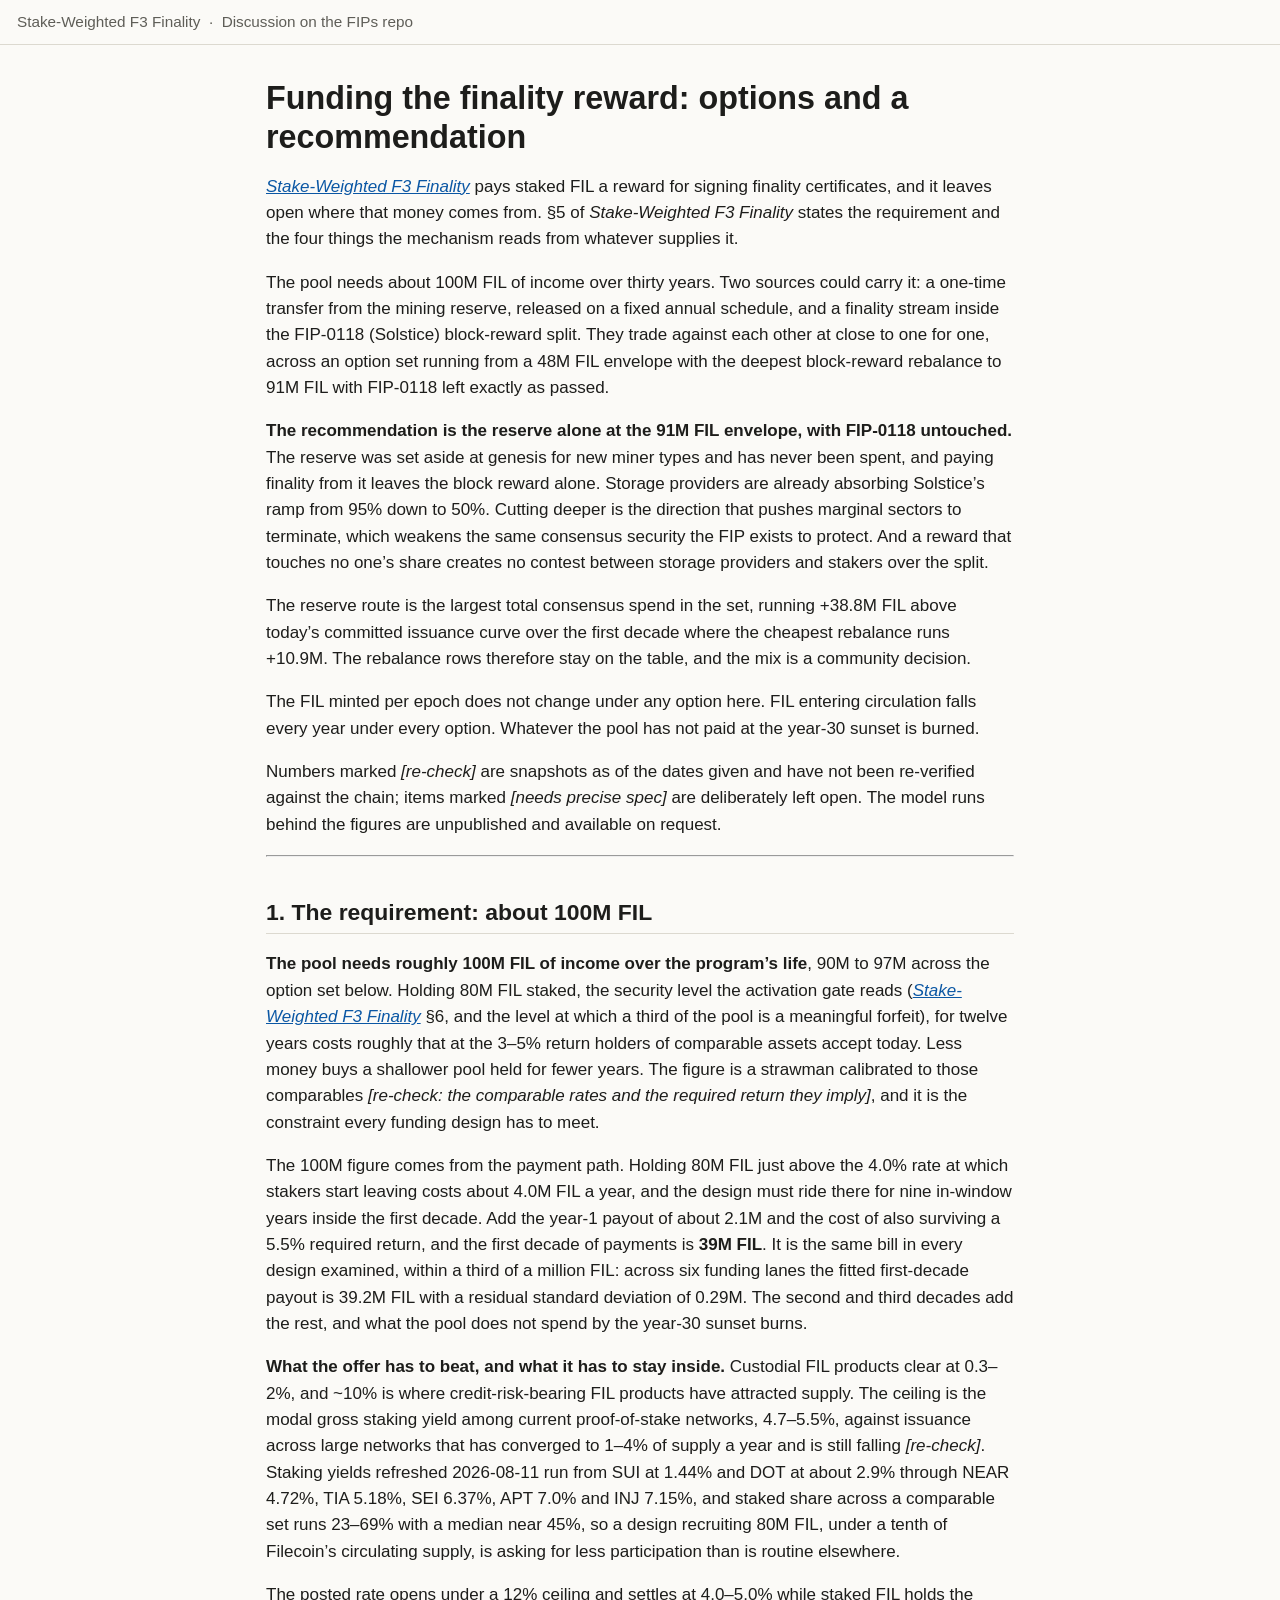
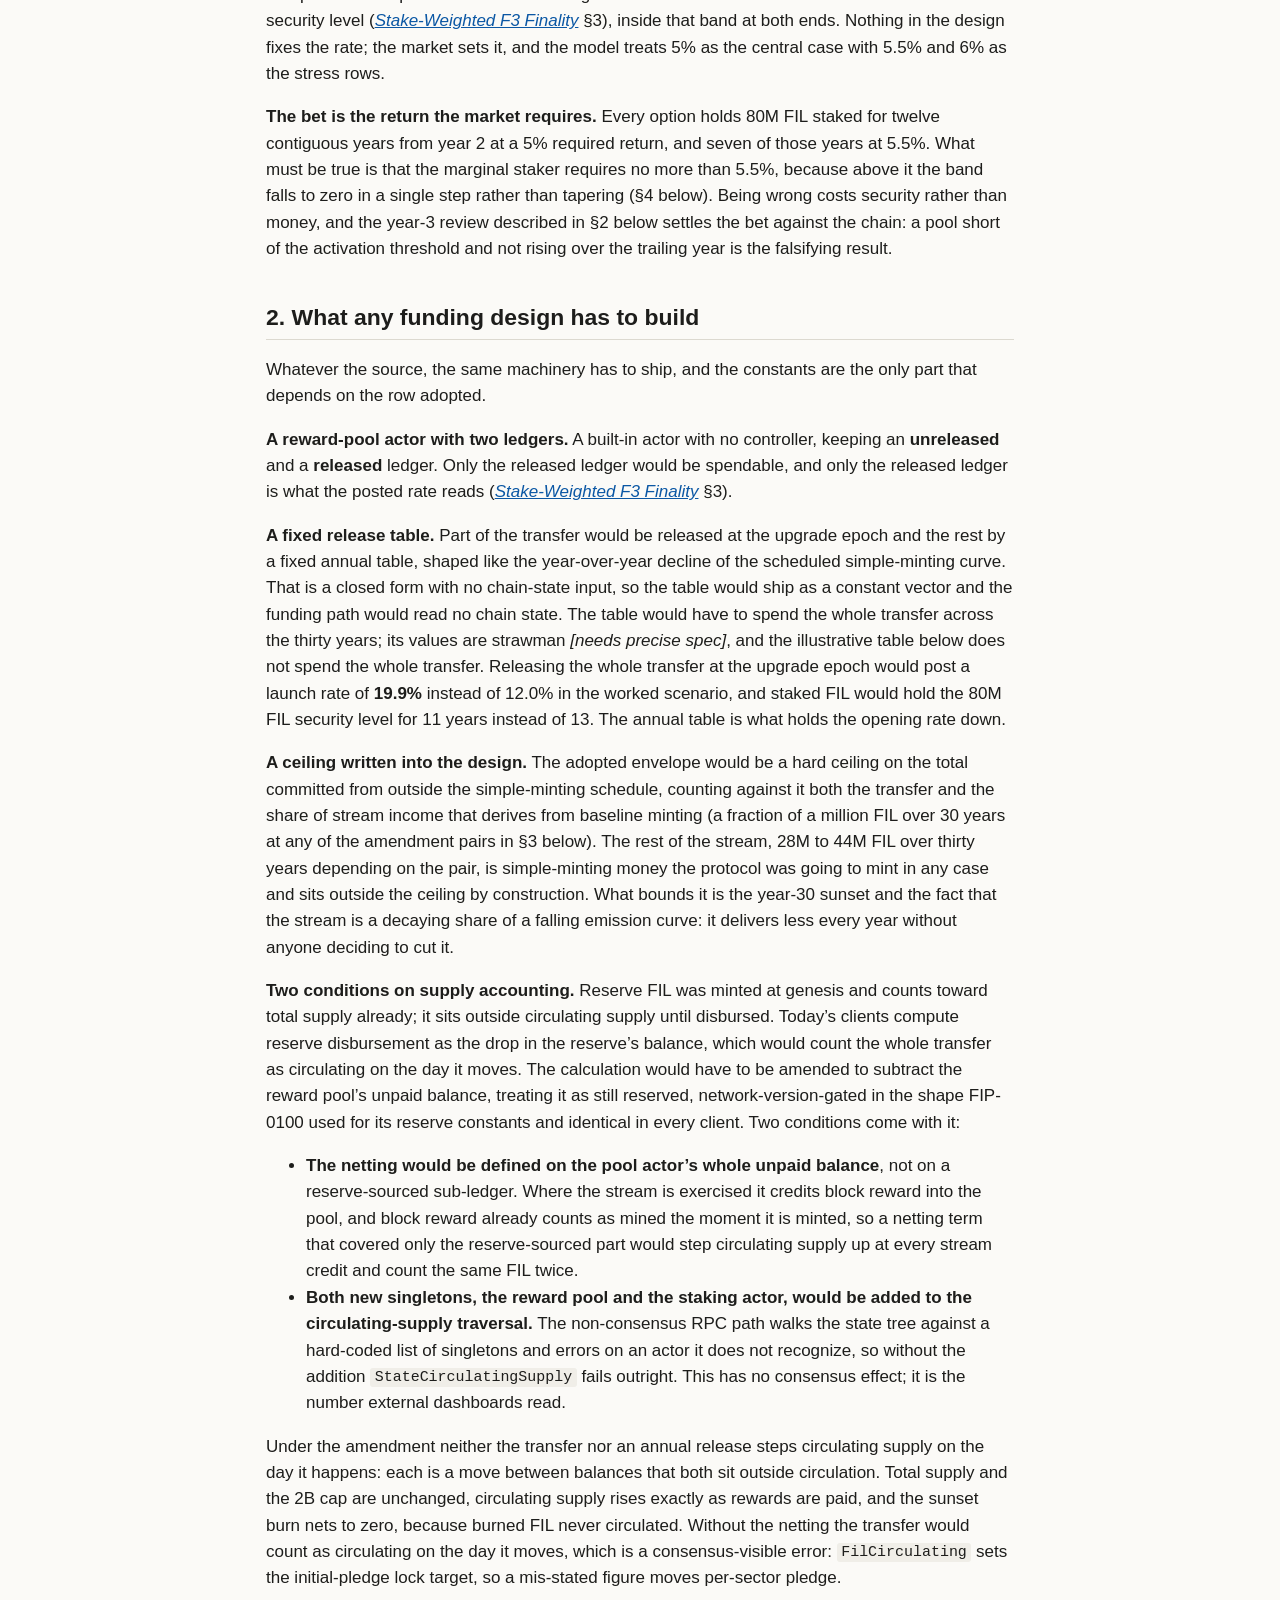
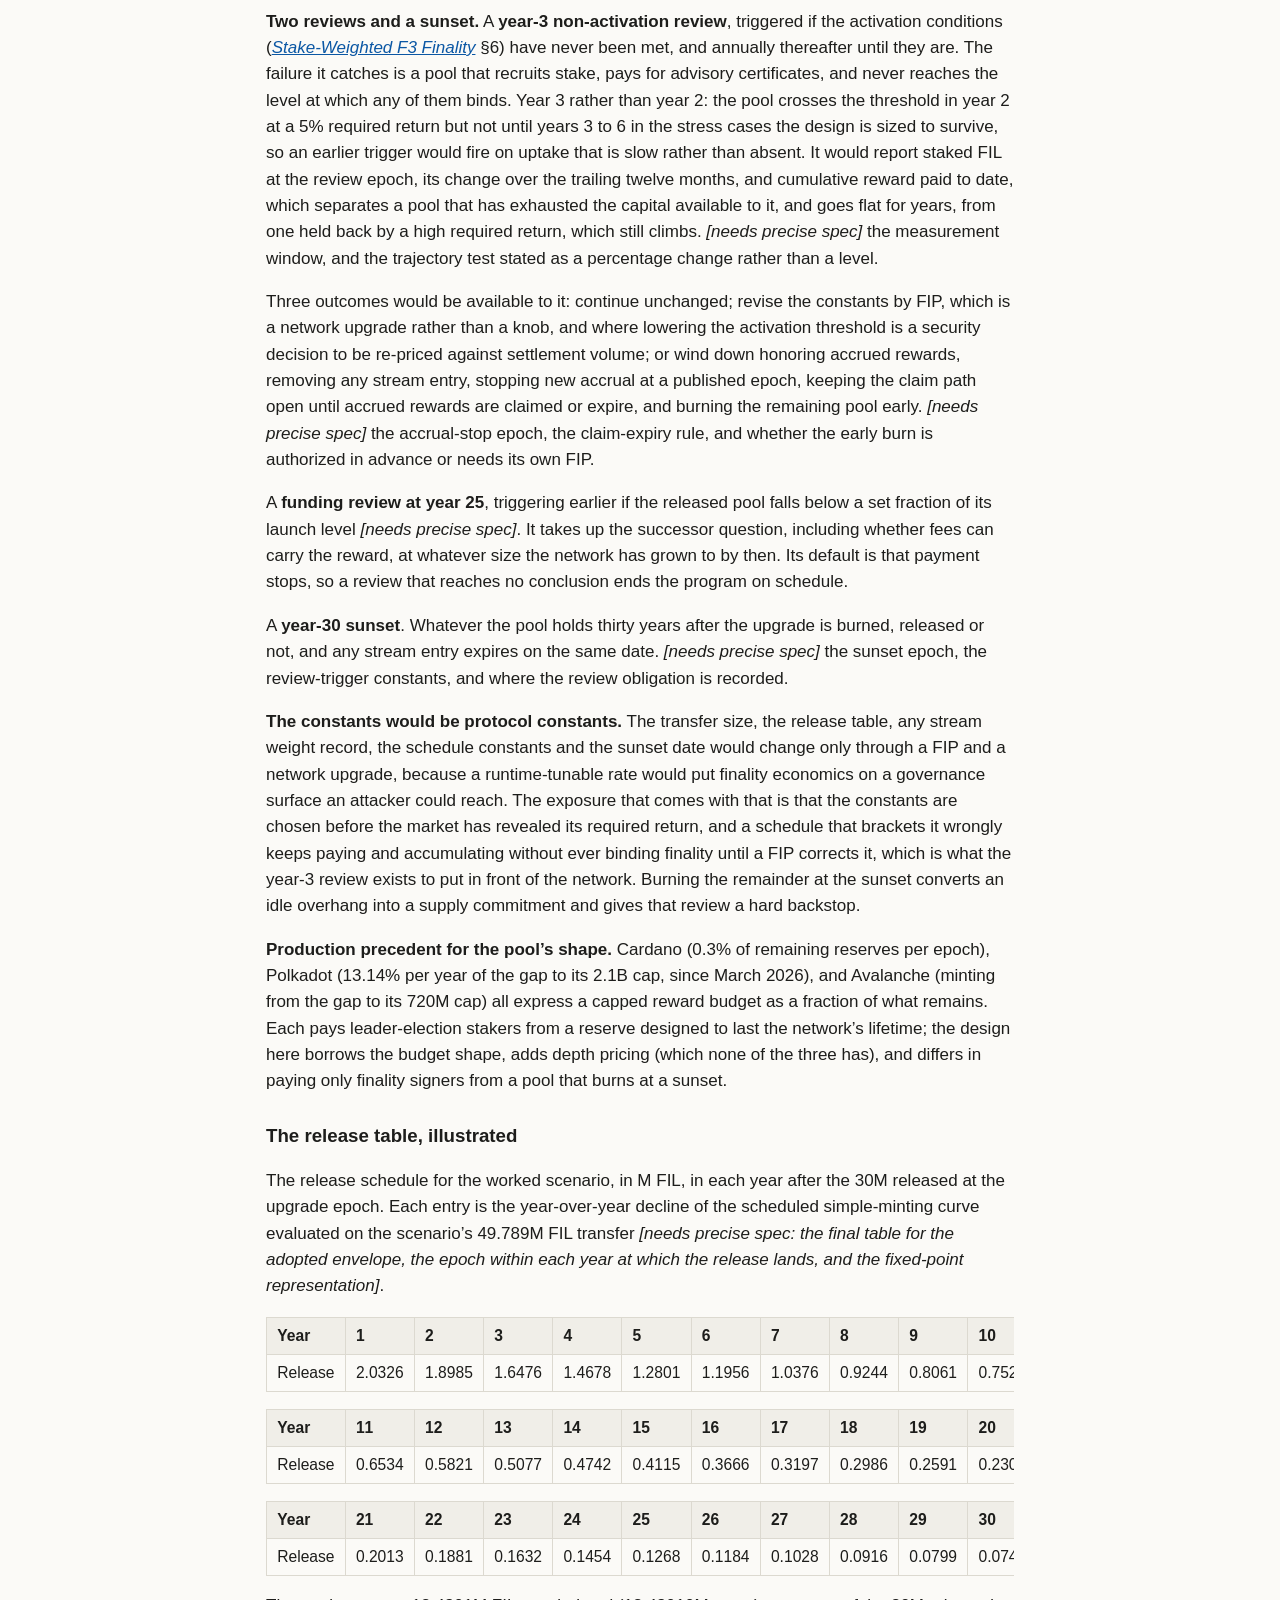
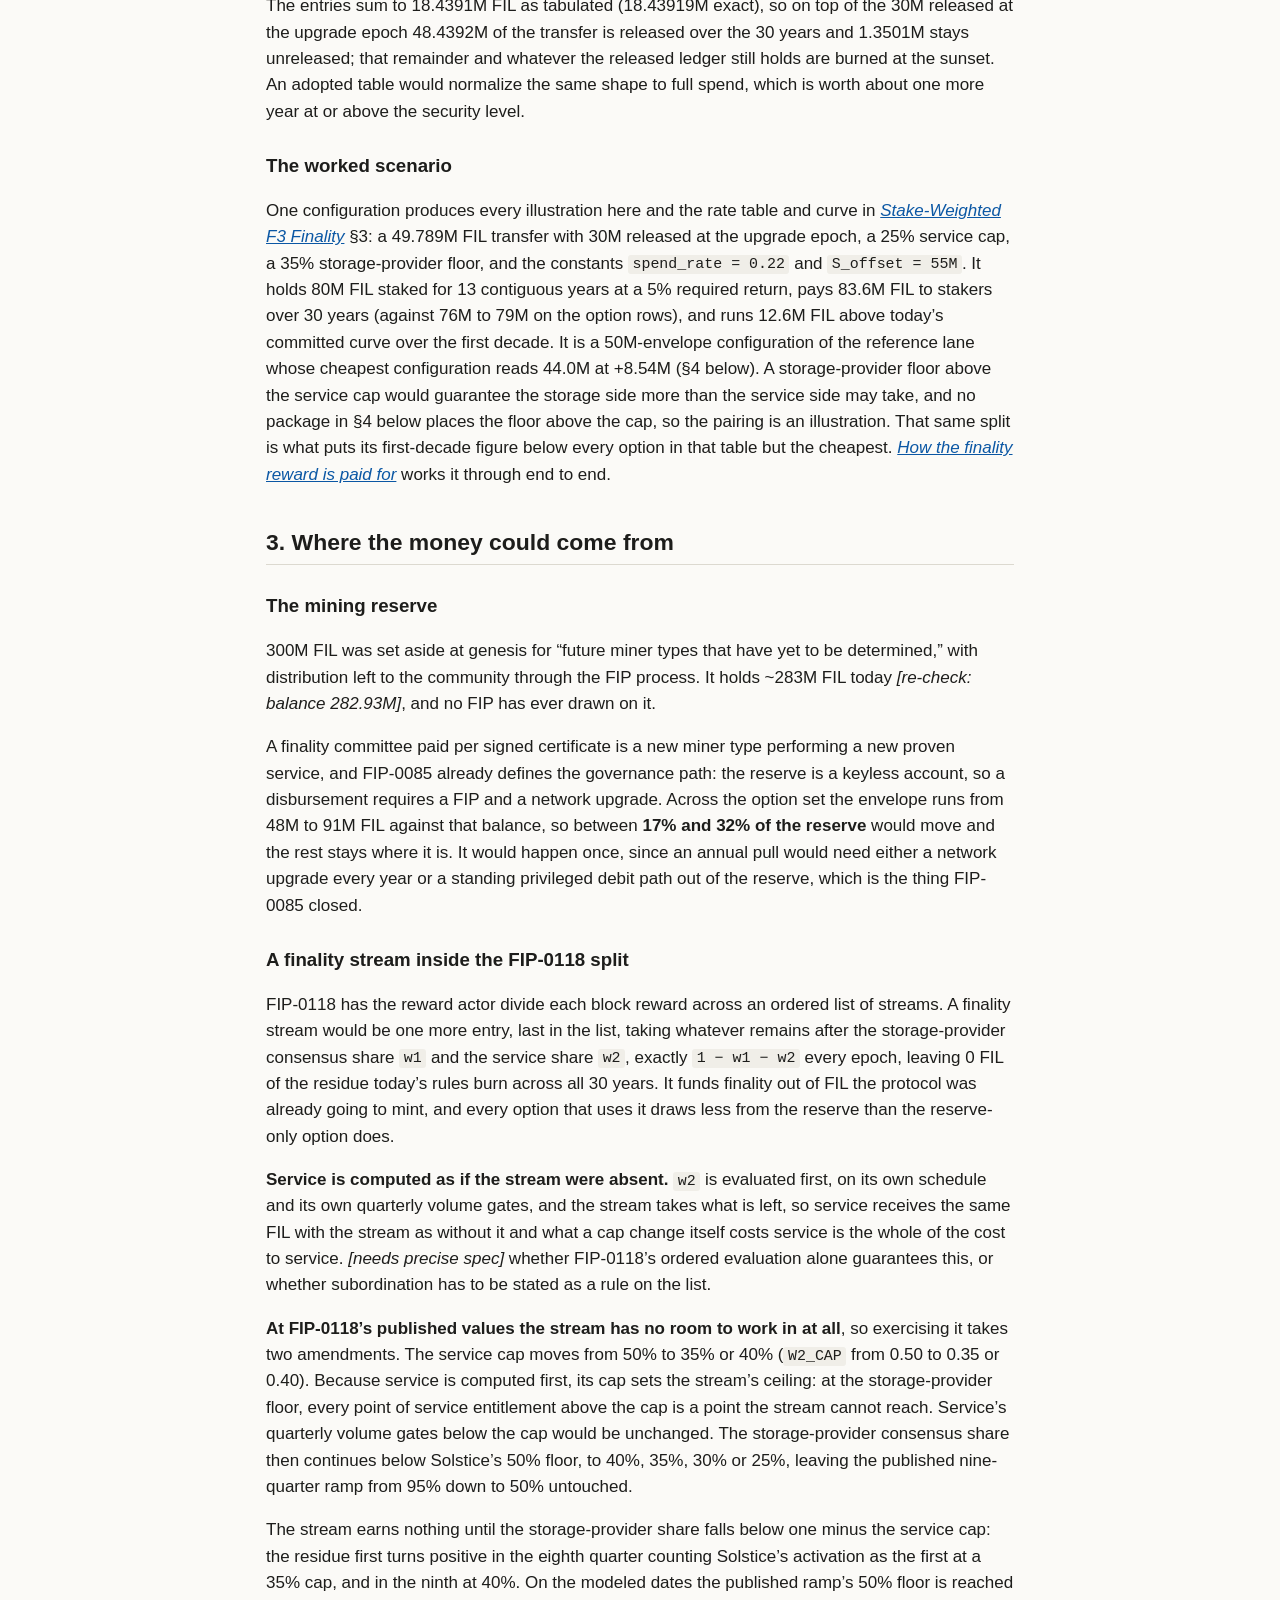
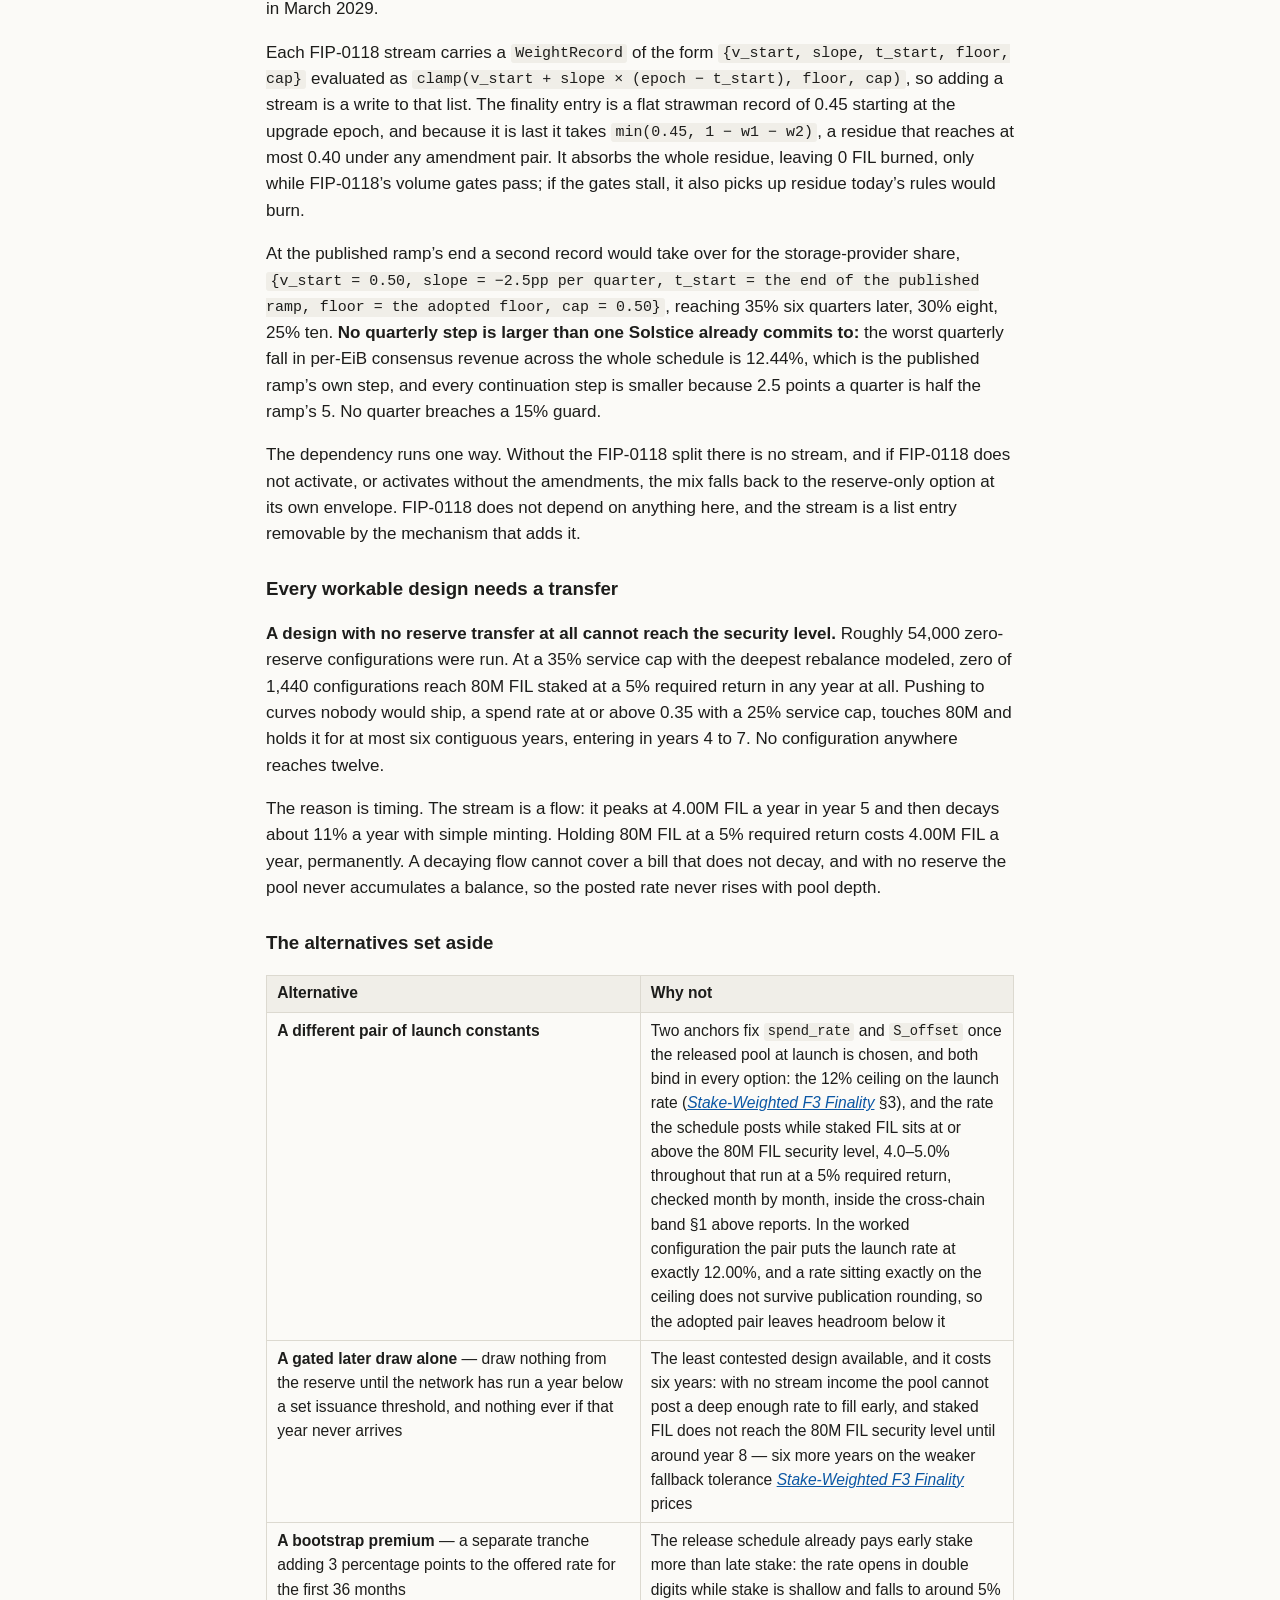
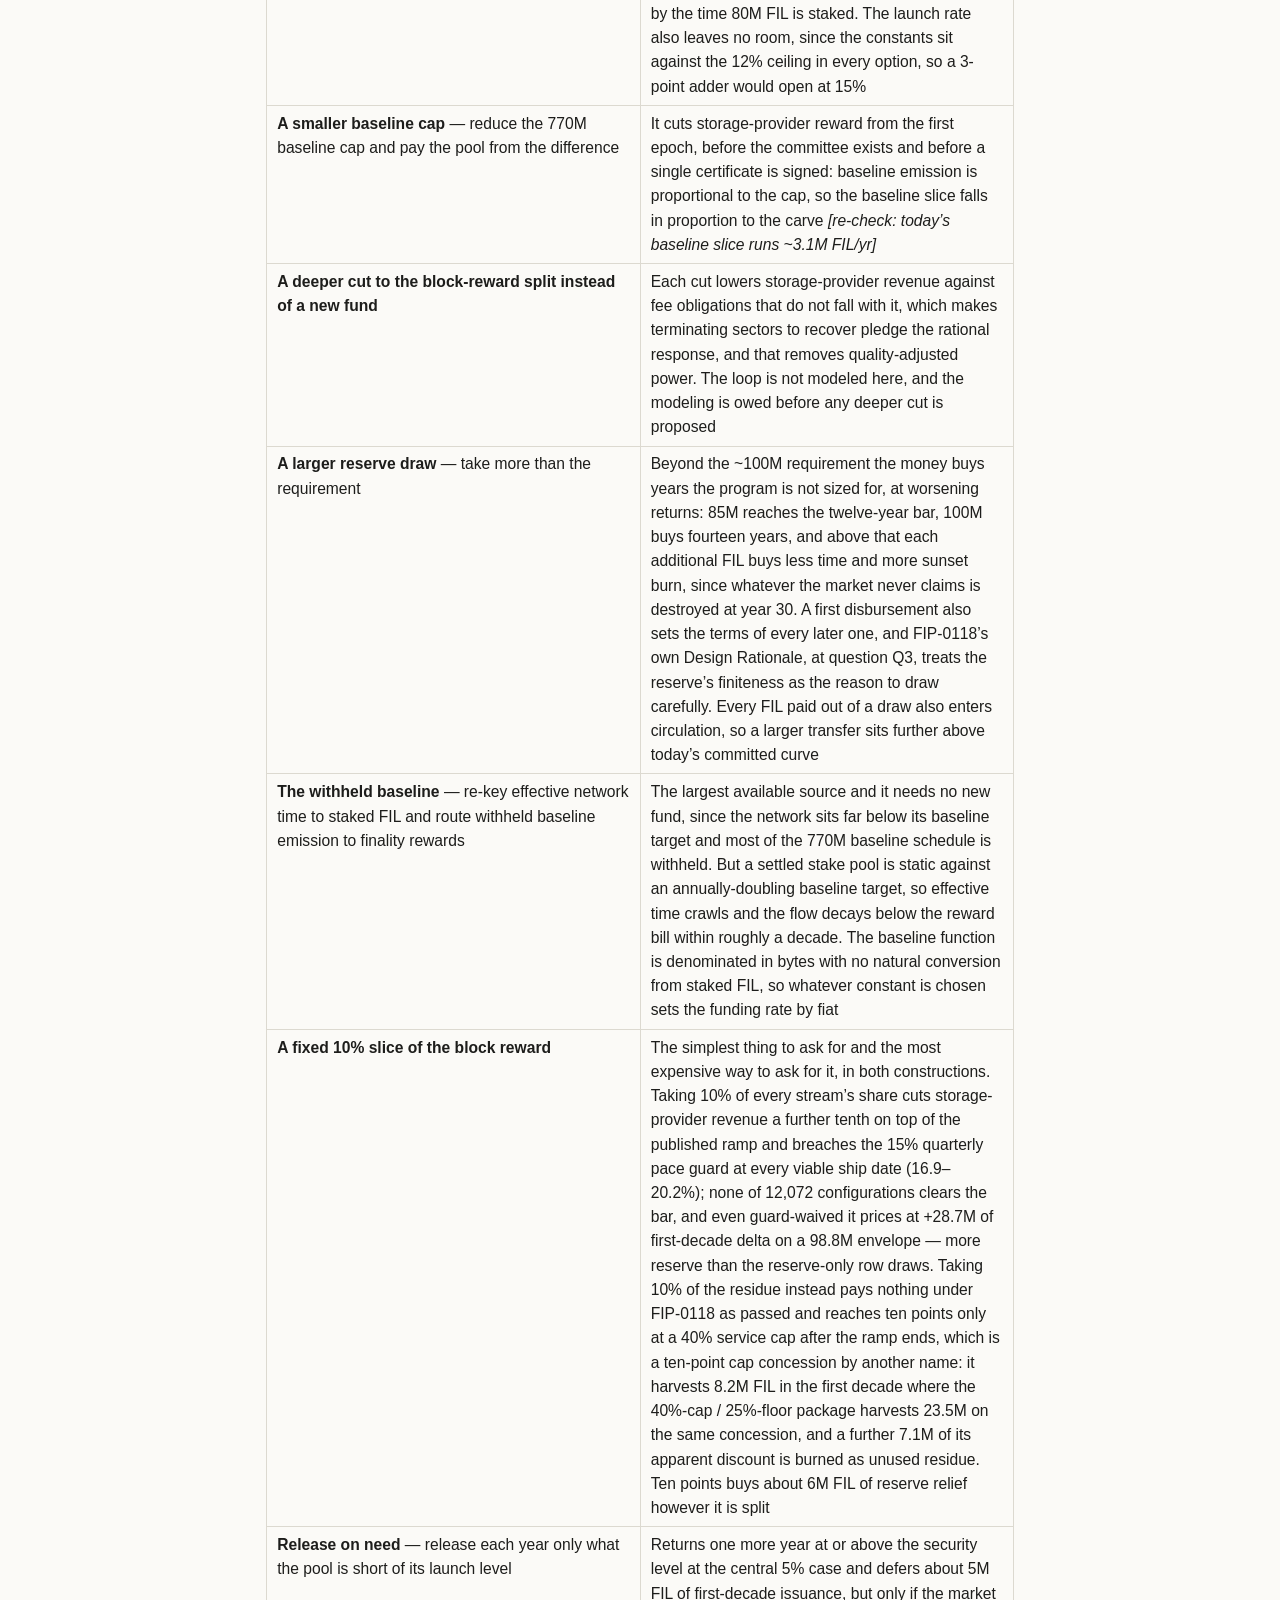
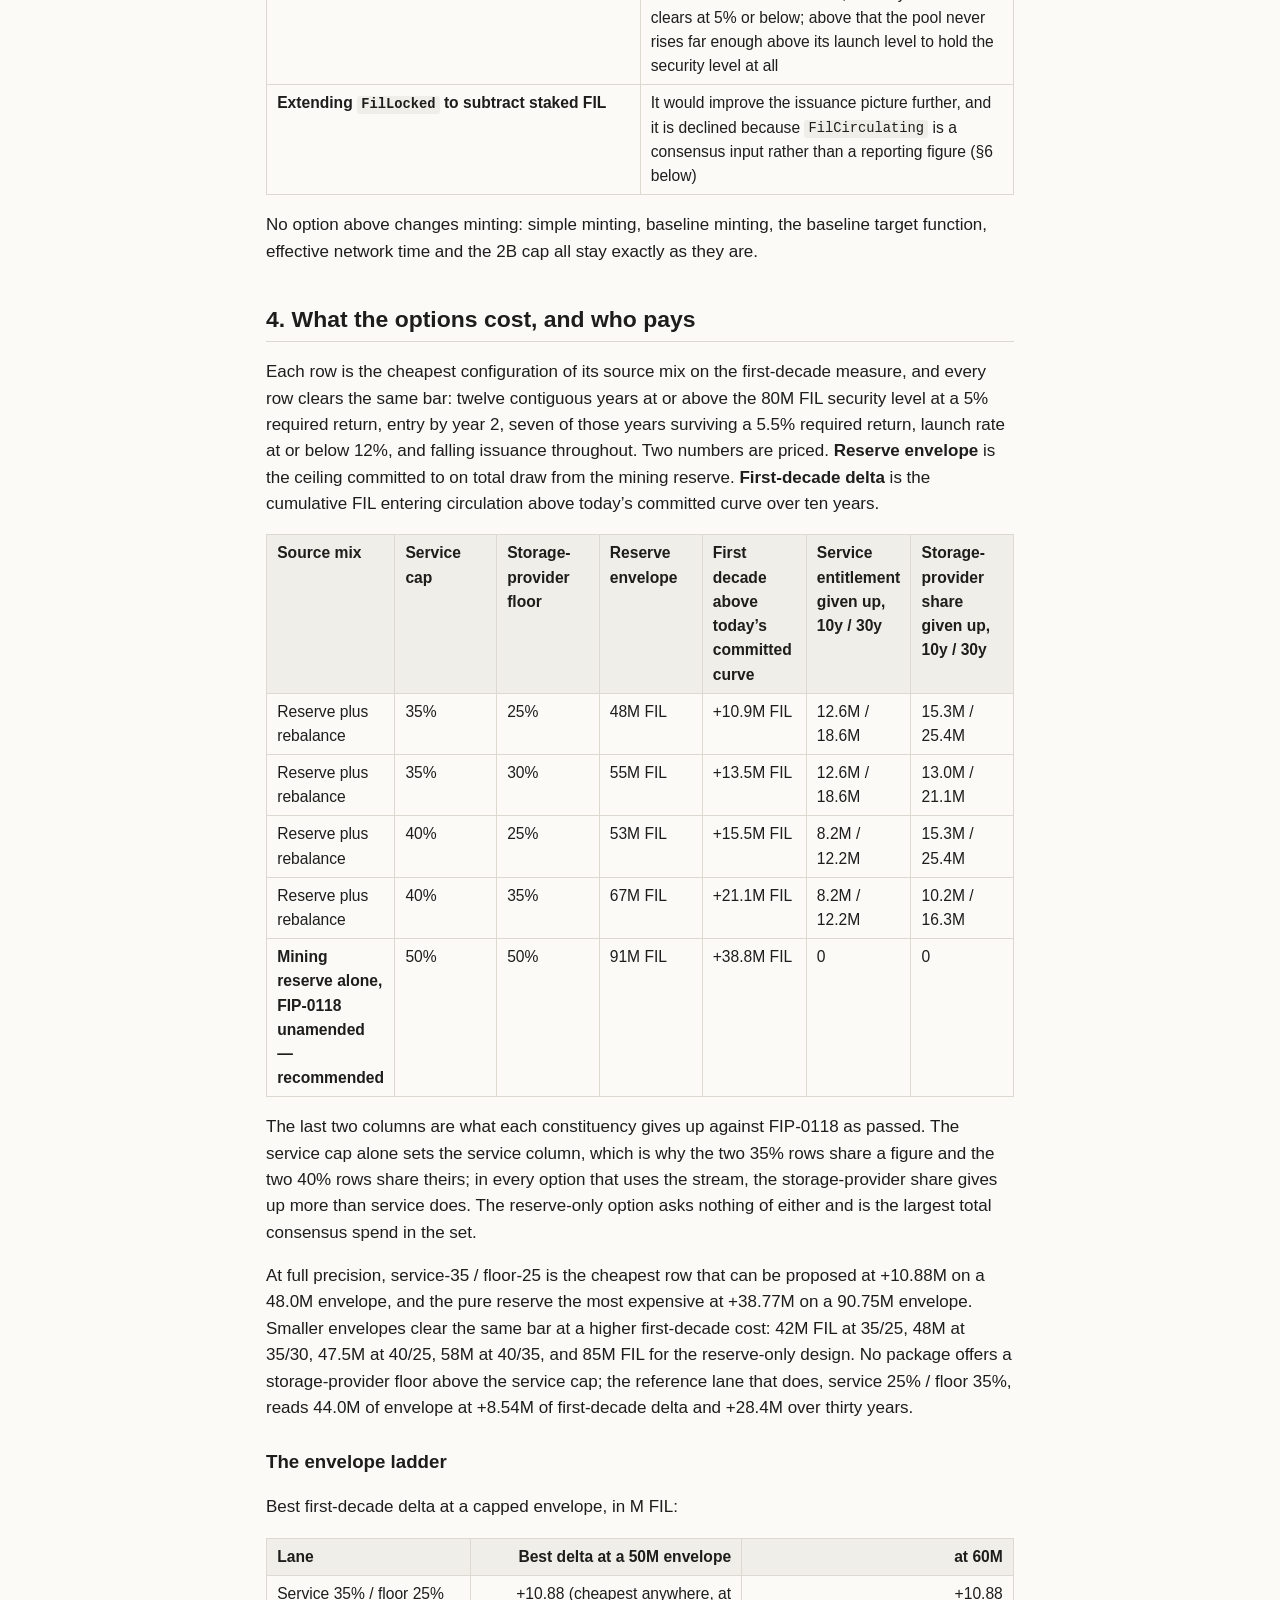
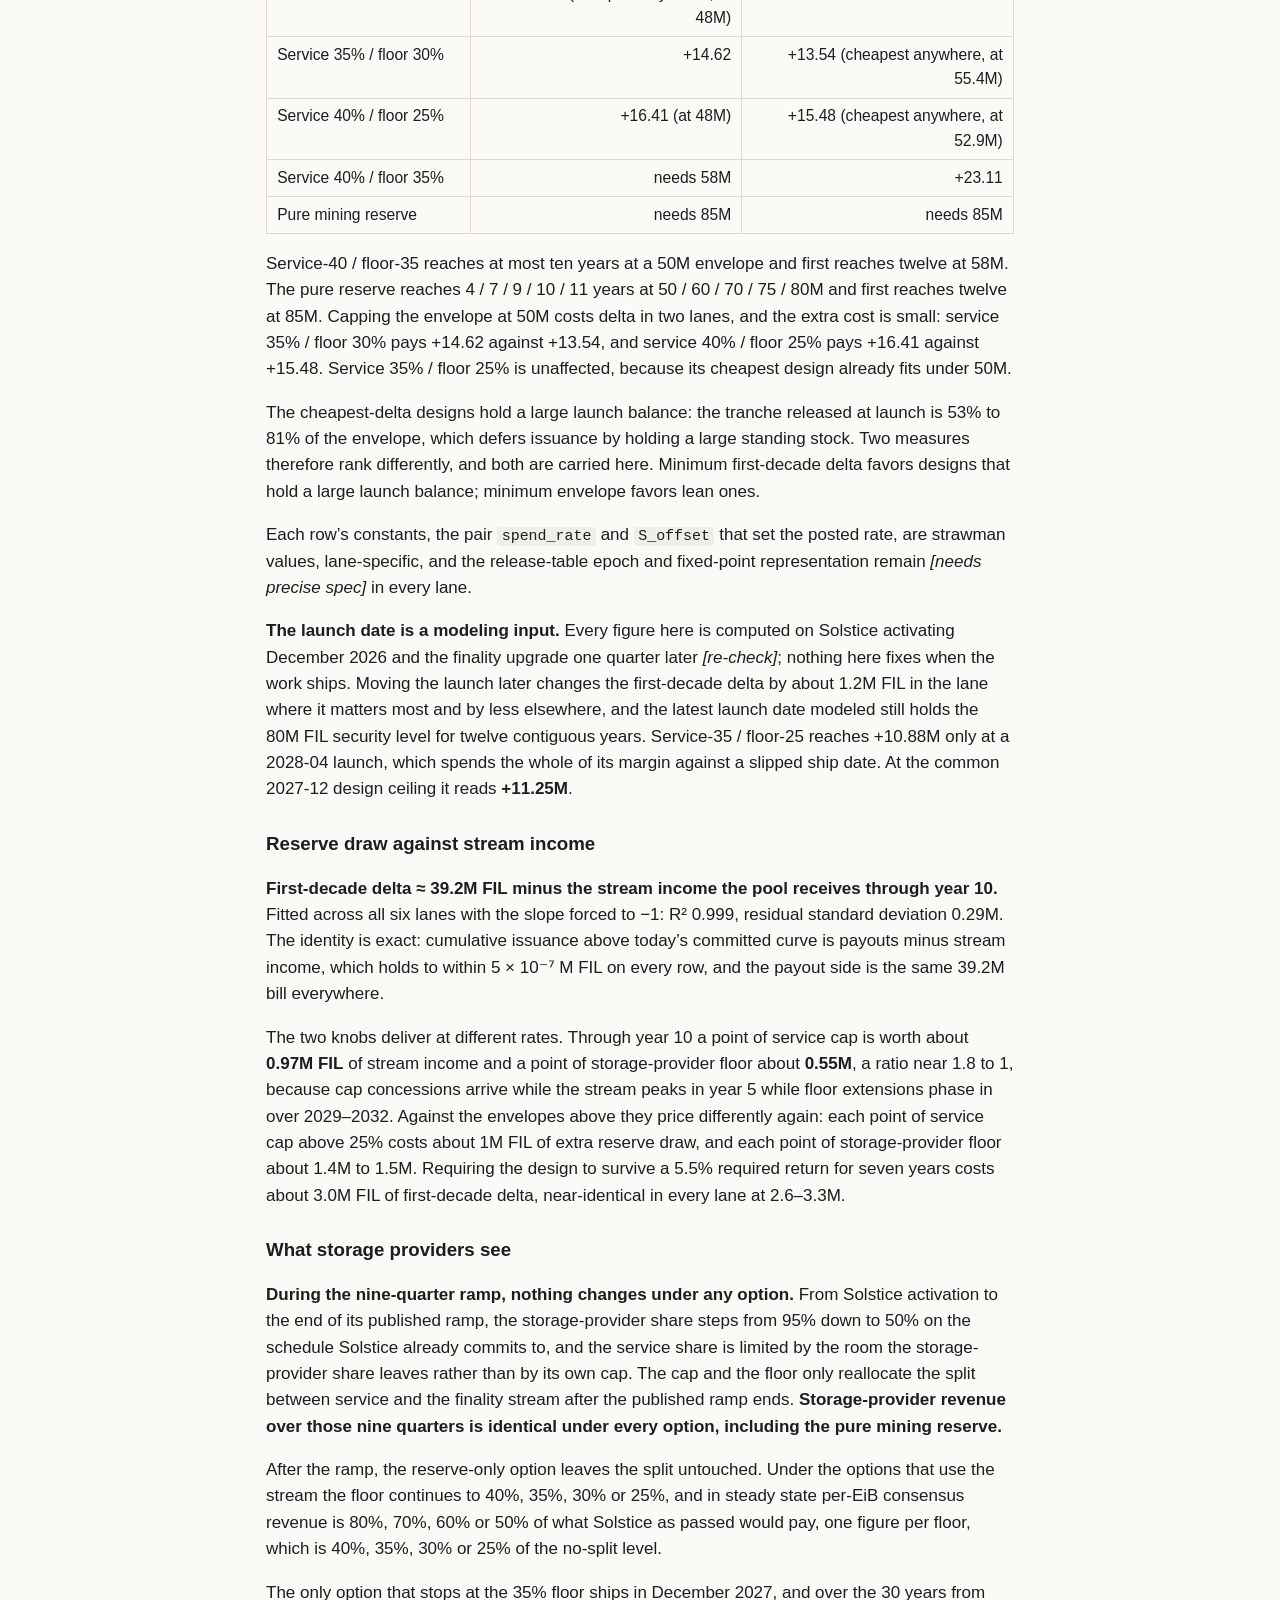
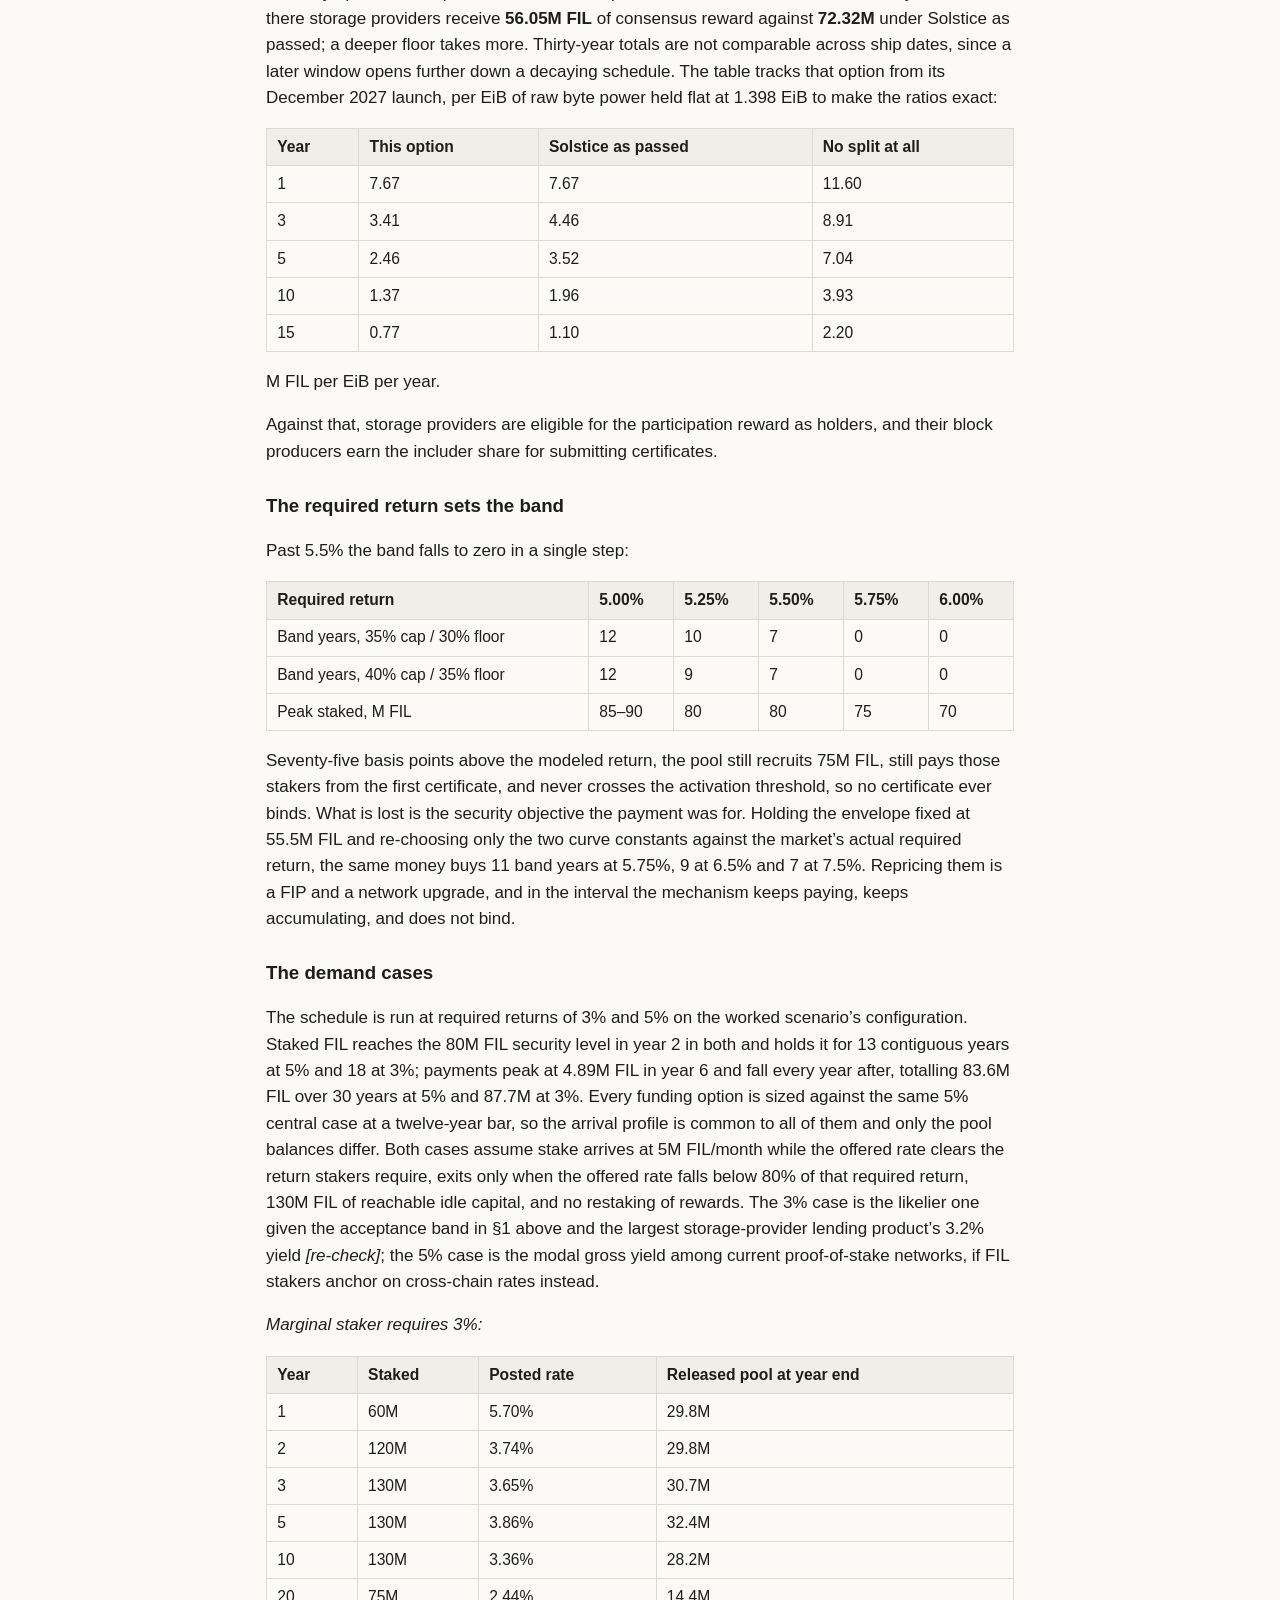
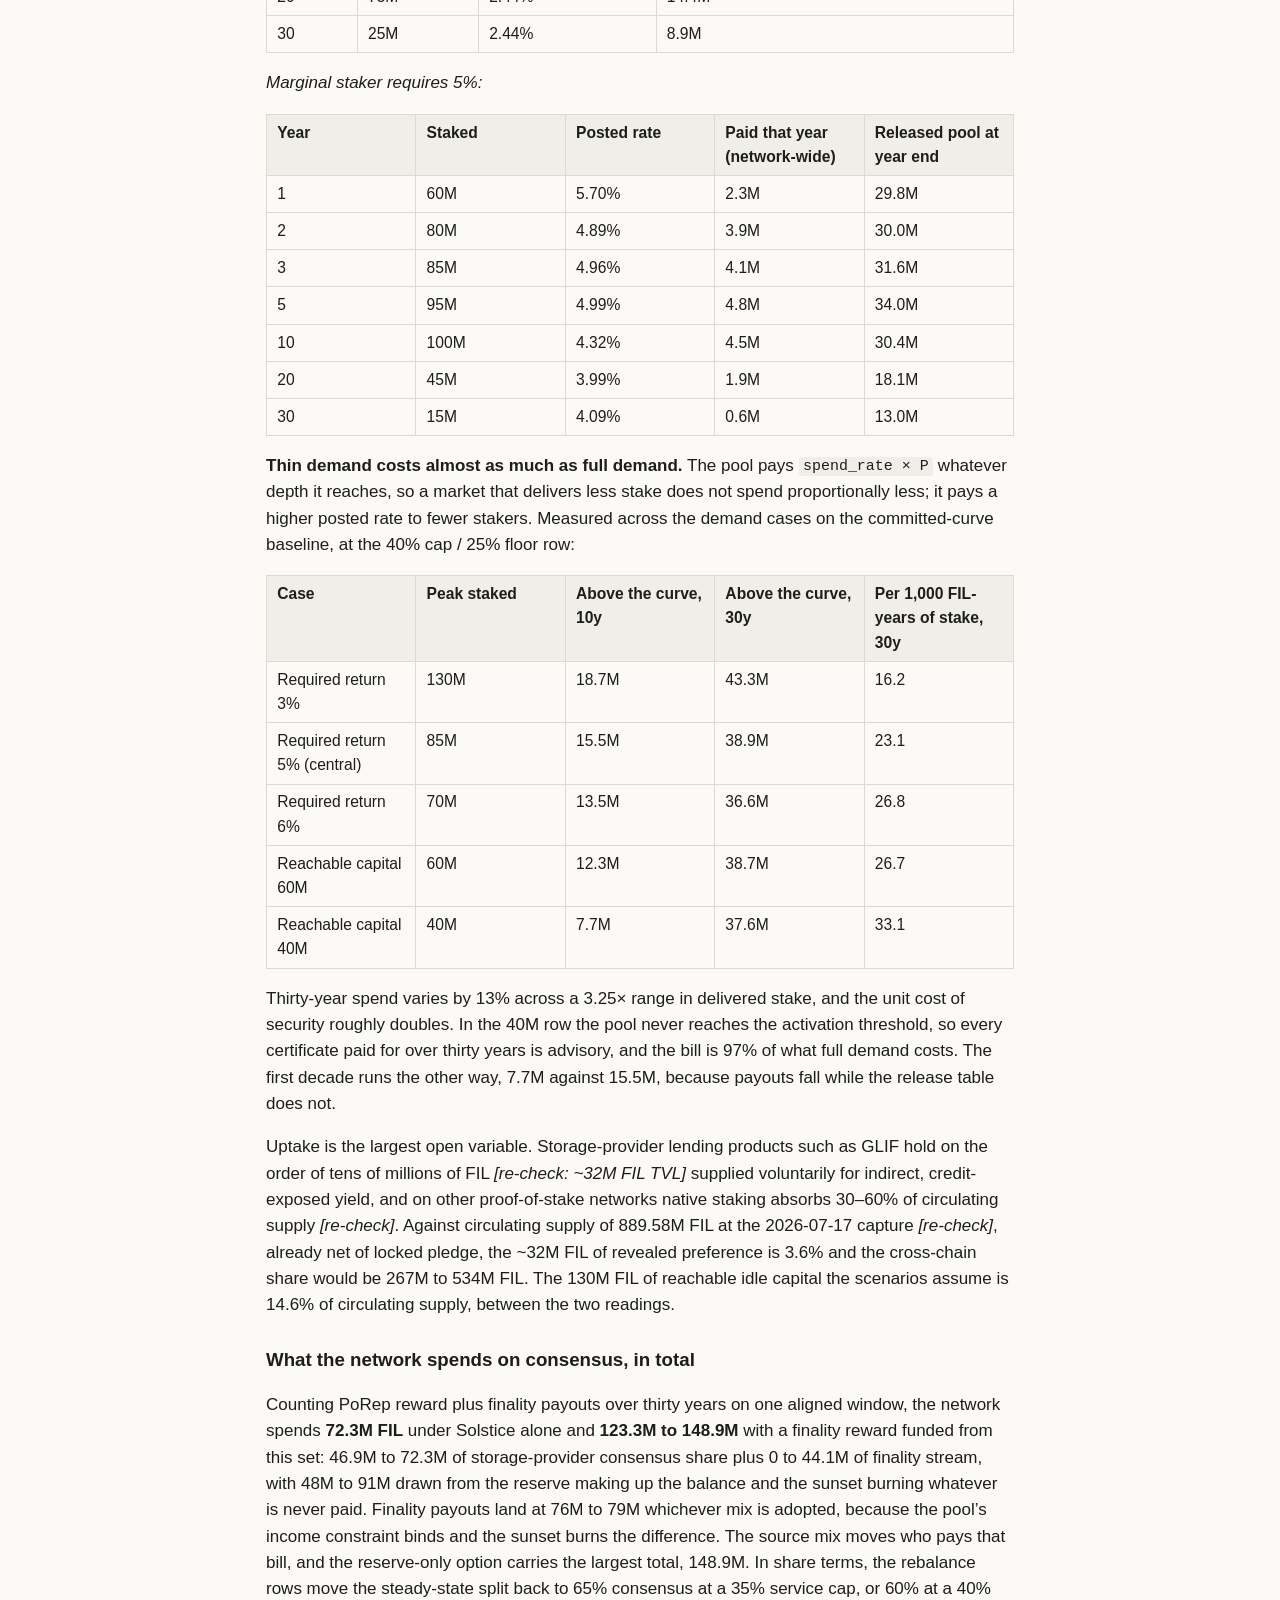
<file: funding-options-and-recommendation.html>
<!DOCTYPE html>
<html lang="en">
<head>
<meta charset="utf-8">
<meta name="viewport" content="width=device-width, initial-scale=1">
<title>Funding the finality reward: options and a recommendation</title>
<link rel="stylesheet" href="style.css">
</head>
<body>
<div class="nav"><a href="index.html">Stake-Weighted F3 Finality</a><span class="sep">·</span><a href="https://github.com/filecoin-project/FIPs/discussions/1288">Discussion on the FIPs repo</a></div>
<main>

<h1
id="funding-the-finality-reward-options-and-a-recommendation">Funding
the finality reward: options and a recommendation</h1>
<p><em><a
href="https://github.com/filecoin-project/FIPs/discussions/1288">Stake-Weighted
F3 Finality</a></em> pays staked FIL a reward for signing finality
certificates, and it leaves open where that money comes from. §5 of
<em>Stake-Weighted F3 Finality</em> states the requirement and the four
things the mechanism reads from whatever supplies it.</p>
<p>The pool needs about 100M FIL of income over thirty years. Two
sources could carry it: a one-time transfer from the mining reserve,
released on a fixed annual schedule, and a finality stream inside the
FIP-0118 (Solstice) block-reward split. They trade against each other at
close to one for one, across an option set running from a 48M FIL
envelope with the deepest block-reward rebalance to 91M FIL with
FIP-0118 left exactly as passed.</p>
<p><strong>The recommendation is the reserve alone at the 91M FIL
envelope, with FIP-0118 untouched.</strong> The reserve was set aside at
genesis for new miner types and has never been spent, and paying
finality from it leaves the block reward alone. Storage providers are
already absorbing Solstice’s ramp from 95% down to 50%. Cutting deeper
is the direction that pushes marginal sectors to terminate, which
weakens the same consensus security the FIP exists to protect. And a
reward that touches no one’s share creates no contest between storage
providers and stakers over the split.</p>
<p>The reserve route is the largest total consensus spend in the set,
running +38.8M FIL above today’s committed issuance curve over the first
decade where the cheapest rebalance runs +10.9M. The rebalance rows
therefore stay on the table, and the mix is a community decision.</p>
<p>The FIL minted per epoch does not change under any option here. FIL
entering circulation falls every year under every option. Whatever the
pool has not paid at the year-30 sunset is burned.</p>
<p>Numbers marked <em>[re-check]</em> are snapshots as of the dates
given and have not been re-verified against the chain; items marked
<em>[needs precise spec]</em> are deliberately left open. The model runs
behind the figures are unpublished and available on request.</p>
<hr />
<h2 id="the-requirement-about-100m-fil">1. The requirement: about 100M
FIL</h2>
<p><strong>The pool needs roughly 100M FIL of income over the program’s
life</strong>, 90M to 97M across the option set below. Holding 80M FIL
staked, the security level the activation gate reads (<em><a
href="https://github.com/filecoin-project/FIPs/discussions/1288">Stake-Weighted
F3 Finality</a></em> §6, and the level at which a third of the pool is a
meaningful forfeit), for twelve years costs roughly that at the 3–5%
return holders of comparable assets accept today. Less money buys a
shallower pool held for fewer years. The figure is a strawman calibrated
to those comparables <em>[re-check: the comparable rates and the
required return they imply]</em>, and it is the constraint every funding
design has to meet.</p>
<p>The 100M figure comes from the payment path. Holding 80M FIL just
above the 4.0% rate at which stakers start leaving costs about 4.0M FIL
a year, and the design must ride there for nine in-window years inside
the first decade. Add the year-1 payout of about 2.1M and the cost of
also surviving a 5.5% required return, and the first decade of payments
is <strong>39M FIL</strong>. It is the same bill in every design
examined, within a third of a million FIL: across six funding lanes the
fitted first-decade payout is 39.2M FIL with a residual standard
deviation of 0.29M. The second and third decades add the rest, and what
the pool does not spend by the year-30 sunset burns.</p>
<p><strong>What the offer has to beat, and what it has to stay
inside.</strong> Custodial FIL products clear at 0.3–2%, and ~10% is
where credit-risk-bearing FIL products have attracted supply. The
ceiling is the modal gross staking yield among current proof-of-stake
networks, 4.7–5.5%, against issuance across large networks that has
converged to 1–4% of supply a year and is still falling
<em>[re-check]</em>. Staking yields refreshed 2026-08-11 run from SUI at
1.44% and DOT at about 2.9% through NEAR 4.72%, TIA 5.18%, SEI 6.37%,
APT 7.0% and INJ 7.15%, and staked share across a comparable set runs
23–69% with a median near 45%, so a design recruiting 80M FIL, under a
tenth of Filecoin’s circulating supply, is asking for less participation
than is routine elsewhere.</p>
<p>The posted rate opens under a 12% ceiling and settles at 4.0–5.0%
while staked FIL holds the security level (<em><a
href="https://github.com/filecoin-project/FIPs/discussions/1288">Stake-Weighted
F3 Finality</a></em> §3), inside that band at both ends. Nothing in the
design fixes the rate; the market sets it, and the model treats 5% as
the central case with 5.5% and 6% as the stress rows.</p>
<p><strong>The bet is the return the market requires.</strong> Every
option holds 80M FIL staked for twelve contiguous years from year 2 at a
5% required return, and seven of those years at 5.5%. What must be true
is that the marginal staker requires no more than 5.5%, because above it
the band falls to zero in a single step rather than tapering (§4 below).
Being wrong costs security rather than money, and the year-3 review
described in §2 below settles the bet against the chain: a pool short of
the activation threshold and not rising over the trailing year is the
falsifying result.</p>
<h2 id="what-any-funding-design-has-to-build">2. What any funding design
has to build</h2>
<p>Whatever the source, the same machinery has to ship, and the
constants are the only part that depends on the row adopted.</p>
<p><strong>A reward-pool actor with two ledgers.</strong> A built-in
actor with no controller, keeping an <strong>unreleased</strong> and a
<strong>released</strong> ledger. Only the released ledger would be
spendable, and only the released ledger is what the posted rate reads
(<em><a
href="https://github.com/filecoin-project/FIPs/discussions/1288">Stake-Weighted
F3 Finality</a></em> §3).</p>
<p><strong>A fixed release table.</strong> Part of the transfer would be
released at the upgrade epoch and the rest by a fixed annual table,
shaped like the year-over-year decline of the scheduled simple-minting
curve. That is a closed form with no chain-state input, so the table
would ship as a constant vector and the funding path would read no chain
state. The table would have to spend the whole transfer across the
thirty years; its values are strawman <em>[needs precise spec]</em>, and
the illustrative table below does not spend the whole transfer.
Releasing the whole transfer at the upgrade epoch would post a launch
rate of <strong>19.9%</strong> instead of 12.0% in the worked scenario,
and staked FIL would hold the 80M FIL security level for 11 years
instead of 13. The annual table is what holds the opening rate down.</p>
<p><strong>A ceiling written into the design.</strong> The adopted
envelope would be a hard ceiling on the total committed from outside the
simple-minting schedule, counting against it both the transfer and the
share of stream income that derives from baseline minting (a fraction of
a million FIL over 30 years at any of the amendment pairs in §3 below).
The rest of the stream, 28M to 44M FIL over thirty years depending on
the pair, is simple-minting money the protocol was going to mint in any
case and sits outside the ceiling by construction. What bounds it is the
year-30 sunset and the fact that the stream is a decaying share of a
falling emission curve: it delivers less every year without anyone
deciding to cut it.</p>
<p><strong>Two conditions on supply accounting.</strong> Reserve FIL was
minted at genesis and counts toward total supply already; it sits
outside circulating supply until disbursed. Today’s clients compute
reserve disbursement as the drop in the reserve’s balance, which would
count the whole transfer as circulating on the day it moves. The
calculation would have to be amended to subtract the reward pool’s
unpaid balance, treating it as still reserved, network-version-gated in
the shape FIP-0100 used for its reserve constants and identical in every
client. Two conditions come with it:</p>
<ul>
<li><strong>The netting would be defined on the pool actor’s whole
unpaid balance</strong>, not on a reserve-sourced sub-ledger. Where the
stream is exercised it credits block reward into the pool, and block
reward already counts as mined the moment it is minted, so a netting
term that covered only the reserve-sourced part would step circulating
supply up at every stream credit and count the same FIL twice.</li>
<li><strong>Both new singletons, the reward pool and the staking actor,
would be added to the circulating-supply traversal.</strong> The
non-consensus RPC path walks the state tree against a hard-coded list of
singletons and errors on an actor it does not recognize, so without the
addition <code>StateCirculatingSupply</code> fails outright. This has no
consensus effect; it is the number external dashboards read.</li>
</ul>
<p>Under the amendment neither the transfer nor an annual release steps
circulating supply on the day it happens: each is a move between
balances that both sit outside circulation. Total supply and the 2B cap
are unchanged, circulating supply rises exactly as rewards are paid, and
the sunset burn nets to zero, because burned FIL never circulated.
Without the netting the transfer would count as circulating on the day
it moves, which is a consensus-visible error:
<code>FilCirculating</code> sets the initial-pledge lock target, so a
mis-stated figure moves per-sector pledge.</p>
<p><strong>Two reviews and a sunset.</strong> A <strong>year-3
non-activation review</strong>, triggered if the activation conditions
(<em><a
href="https://github.com/filecoin-project/FIPs/discussions/1288">Stake-Weighted
F3 Finality</a></em> §6) have never been met, and annually thereafter
until they are. The failure it catches is a pool that recruits stake,
pays for advisory certificates, and never reaches the level at which any
of them binds. Year 3 rather than year 2: the pool crosses the threshold
in year 2 at a 5% required return but not until years 3 to 6 in the
stress cases the design is sized to survive, so an earlier trigger would
fire on uptake that is slow rather than absent. It would report staked
FIL at the review epoch, its change over the trailing twelve months, and
cumulative reward paid to date, which separates a pool that has
exhausted the capital available to it, and goes flat for years, from one
held back by a high required return, which still climbs. <em>[needs
precise spec]</em> the measurement window, and the trajectory test
stated as a percentage change rather than a level.</p>
<p>Three outcomes would be available to it: continue unchanged; revise
the constants by FIP, which is a network upgrade rather than a knob, and
where lowering the activation threshold is a security decision to be
re-priced against settlement volume; or wind down honoring accrued
rewards, removing any stream entry, stopping new accrual at a published
epoch, keeping the claim path open until accrued rewards are claimed or
expire, and burning the remaining pool early. <em>[needs precise
spec]</em> the accrual-stop epoch, the claim-expiry rule, and whether
the early burn is authorized in advance or needs its own FIP.</p>
<p>A <strong>funding review at year 25</strong>, triggering earlier if
the released pool falls below a set fraction of its launch level
<em>[needs precise spec]</em>. It takes up the successor question,
including whether fees can carry the reward, at whatever size the
network has grown to by then. Its default is that payment stops, so a
review that reaches no conclusion ends the program on schedule.</p>
<p>A <strong>year-30 sunset</strong>. Whatever the pool holds thirty
years after the upgrade is burned, released or not, and any stream entry
expires on the same date. <em>[needs precise spec]</em> the sunset
epoch, the review-trigger constants, and where the review obligation is
recorded.</p>
<p><strong>The constants would be protocol constants.</strong> The
transfer size, the release table, any stream weight record, the schedule
constants and the sunset date would change only through a FIP and a
network upgrade, because a runtime-tunable rate would put finality
economics on a governance surface an attacker could reach. The exposure
that comes with that is that the constants are chosen before the market
has revealed its required return, and a schedule that brackets it
wrongly keeps paying and accumulating without ever binding finality
until a FIP corrects it, which is what the year-3 review exists to put
in front of the network. Burning the remainder at the sunset converts an
idle overhang into a supply commitment and gives that review a hard
backstop.</p>
<p><strong>Production precedent for the pool’s shape.</strong> Cardano
(0.3% of remaining reserves per epoch), Polkadot (13.14% per year of the
gap to its 2.1B cap, since March 2026), and Avalanche (minting from the
gap to its 720M cap) all express a capped reward budget as a fraction of
what remains. Each pays leader-election stakers from a reserve designed
to last the network’s lifetime; the design here borrows the budget
shape, adds depth pricing (which none of the three has), and differs in
paying only finality signers from a pool that burns at a sunset.</p>
<h3 id="the-release-table-illustrated">The release table,
illustrated</h3>
<p>The release schedule for the worked scenario, in M FIL, in each year
after the 30M released at the upgrade epoch. Each entry is the
year-over-year decline of the scheduled simple-minting curve evaluated
on the scenario’s 49.789M FIL transfer <em>[needs precise spec: the
final table for the adopted envelope, the epoch within each year at
which the release lands, and the fixed-point representation]</em>.</p>
<div class="tbl"><table>
<colgroup>
<col style="width: 9%" />
<col style="width: 9%" />
<col style="width: 9%" />
<col style="width: 9%" />
<col style="width: 9%" />
<col style="width: 9%" />
<col style="width: 9%" />
<col style="width: 9%" />
<col style="width: 9%" />
<col style="width: 9%" />
<col style="width: 9%" />
</colgroup>
<thead>
<tr>
<th>Year</th>
<th>1</th>
<th>2</th>
<th>3</th>
<th>4</th>
<th>5</th>
<th>6</th>
<th>7</th>
<th>8</th>
<th>9</th>
<th>10</th>
</tr>
</thead>
<tbody>
<tr>
<td>Release</td>
<td>2.0326</td>
<td>1.8985</td>
<td>1.6476</td>
<td>1.4678</td>
<td>1.2801</td>
<td>1.1956</td>
<td>1.0376</td>
<td>0.9244</td>
<td>0.8061</td>
<td>0.7529</td>
</tr>
</tbody>
</table></div>
<div class="tbl"><table>
<colgroup>
<col style="width: 9%" />
<col style="width: 9%" />
<col style="width: 9%" />
<col style="width: 9%" />
<col style="width: 9%" />
<col style="width: 9%" />
<col style="width: 9%" />
<col style="width: 9%" />
<col style="width: 9%" />
<col style="width: 9%" />
<col style="width: 9%" />
</colgroup>
<thead>
<tr>
<th>Year</th>
<th>11</th>
<th>12</th>
<th>13</th>
<th>14</th>
<th>15</th>
<th>16</th>
<th>17</th>
<th>18</th>
<th>19</th>
<th>20</th>
</tr>
</thead>
<tbody>
<tr>
<td>Release</td>
<td>0.6534</td>
<td>0.5821</td>
<td>0.5077</td>
<td>0.4742</td>
<td>0.4115</td>
<td>0.3666</td>
<td>0.3197</td>
<td>0.2986</td>
<td>0.2591</td>
<td>0.2309</td>
</tr>
</tbody>
</table></div>
<div class="tbl"><table>
<colgroup>
<col style="width: 9%" />
<col style="width: 9%" />
<col style="width: 9%" />
<col style="width: 9%" />
<col style="width: 9%" />
<col style="width: 9%" />
<col style="width: 9%" />
<col style="width: 9%" />
<col style="width: 9%" />
<col style="width: 9%" />
<col style="width: 9%" />
</colgroup>
<thead>
<tr>
<th>Year</th>
<th>21</th>
<th>22</th>
<th>23</th>
<th>24</th>
<th>25</th>
<th>26</th>
<th>27</th>
<th>28</th>
<th>29</th>
<th>30</th>
</tr>
</thead>
<tbody>
<tr>
<td>Release</td>
<td>0.2013</td>
<td>0.1881</td>
<td>0.1632</td>
<td>0.1454</td>
<td>0.1268</td>
<td>0.1184</td>
<td>0.1028</td>
<td>0.0916</td>
<td>0.0799</td>
<td>0.0746</td>
</tr>
</tbody>
</table></div>
<p>The entries sum to 18.4391M FIL as tabulated (18.43919M exact), so on
top of the 30M released at the upgrade epoch 48.4392M of the transfer is
released over the 30 years and 1.3501M stays unreleased; that remainder
and whatever the released ledger still holds are burned at the sunset.
An adopted table would normalize the same shape to full spend, which is
worth about one more year at or above the security level.</p>
<h3 id="the-worked-scenario">The worked scenario</h3>
<p>One configuration produces every illustration here and the rate table
and curve in <em><a
href="https://github.com/filecoin-project/FIPs/discussions/1288">Stake-Weighted
F3 Finality</a></em> §3: a 49.789M FIL transfer with 30M released at the
upgrade epoch, a 25% service cap, a 35% storage-provider floor, and the
constants <code>spend_rate = 0.22</code> and
<code>S_offset = 55M</code>. It holds 80M FIL staked for 13 contiguous
years at a 5% required return, pays 83.6M FIL to stakers over 30 years
(against 76M to 79M on the option rows), and runs 12.6M FIL above
today’s committed curve over the first decade. It is a 50M-envelope
configuration of the reference lane whose cheapest configuration reads
44.0M at +8.54M (§4 below). A storage-provider floor above the service
cap would guarantee the storage side more than the service side may
take, and no package in §4 below places the floor above the cap, so the
pairing is an illustration. That same split is what puts its
first-decade figure below every option in that table but the cheapest.
<em><a
href="https://hannahhoward.github.io/stake-finality-fip/funding-explainer.html">How
the finality reward is paid for</a></em> works it through end to
end.</p>
<h2 id="where-the-money-could-come-from">3. Where the money could come
from</h2>
<h3 id="the-mining-reserve">The mining reserve</h3>
<p>300M FIL was set aside at genesis for “future miner types that have
yet to be determined,” with distribution left to the community through
the FIP process. It holds ~283M FIL today <em>[re-check: balance
282.93M]</em>, and no FIP has ever drawn on it.</p>
<p>A finality committee paid per signed certificate is a new miner type
performing a new proven service, and FIP-0085 already defines the
governance path: the reserve is a keyless account, so a disbursement
requires a FIP and a network upgrade. Across the option set the envelope
runs from 48M to 91M FIL against that balance, so between <strong>17%
and 32% of the reserve</strong> would move and the rest stays where it
is. It would happen once, since an annual pull would need either a
network upgrade every year or a standing privileged debit path out of
the reserve, which is the thing FIP-0085 closed.</p>
<h3 id="a-finality-stream-inside-the-fip-0118-split">A finality stream
inside the FIP-0118 split</h3>
<p>FIP-0118 has the reward actor divide each block reward across an
ordered list of streams. A finality stream would be one more entry, last
in the list, taking whatever remains after the storage-provider
consensus share <code>w1</code> and the service share <code>w2</code>,
exactly <code>1 − w1 − w2</code> every epoch, leaving 0 FIL of the
residue today’s rules burn across all 30 years. It funds finality out of
FIL the protocol was already going to mint, and every option that uses
it draws less from the reserve than the reserve-only option does.</p>
<p><strong>Service is computed as if the stream were absent.</strong>
<code>w2</code> is evaluated first, on its own schedule and its own
quarterly volume gates, and the stream takes what is left, so service
receives the same FIL with the stream as without it and what a cap
change itself costs service is the whole of the cost to service.
<em>[needs precise spec]</em> whether FIP-0118’s ordered evaluation
alone guarantees this, or whether subordination has to be stated as a
rule on the list.</p>
<p><strong>At FIP-0118’s published values the stream has no room to work
in at all</strong>, so exercising it takes two amendments. The service
cap moves from 50% to 35% or 40% (<code>W2_CAP</code> from 0.50 to 0.35
or 0.40). Because service is computed first, its cap sets the stream’s
ceiling: at the storage-provider floor, every point of service
entitlement above the cap is a point the stream cannot reach. Service’s
quarterly volume gates below the cap would be unchanged. The
storage-provider consensus share then continues below Solstice’s 50%
floor, to 40%, 35%, 30% or 25%, leaving the published nine-quarter ramp
from 95% down to 50% untouched.</p>
<p>The stream earns nothing until the storage-provider share falls below
one minus the service cap: the residue first turns positive in the
eighth quarter counting Solstice’s activation as the first at a 35% cap,
and in the ninth at 40%. On the modeled dates the published ramp’s 50%
floor is reached in March 2029.</p>
<p>Each FIP-0118 stream carries a <code>WeightRecord</code> of the form
<code>{v_start, slope, t_start, floor, cap}</code> evaluated as
<code>clamp(v_start + slope × (epoch − t_start), floor, cap)</code>, so
adding a stream is a write to that list. The finality entry is a flat
strawman record of 0.45 starting at the upgrade epoch, and because it is
last it takes <code>min(0.45, 1 − w1 − w2)</code>, a residue that
reaches at most 0.40 under any amendment pair. It absorbs the whole
residue, leaving 0 FIL burned, only while FIP-0118’s volume gates pass;
if the gates stall, it also picks up residue today’s rules would
burn.</p>
<p>At the published ramp’s end a second record would take over for the
storage-provider share,
<code>{v_start = 0.50, slope = −2.5pp per quarter, t_start = the end of the published ramp, floor = the adopted floor, cap = 0.50}</code>,
reaching 35% six quarters later, 30% eight, 25% ten. <strong>No
quarterly step is larger than one Solstice already commits to:</strong>
the worst quarterly fall in per-EiB consensus revenue across the whole
schedule is 12.44%, which is the published ramp’s own step, and every
continuation step is smaller because 2.5 points a quarter is half the
ramp’s 5. No quarter breaches a 15% guard.</p>
<p>The dependency runs one way. Without the FIP-0118 split there is no
stream, and if FIP-0118 does not activate, or activates without the
amendments, the mix falls back to the reserve-only option at its own
envelope. FIP-0118 does not depend on anything here, and the stream is a
list entry removable by the mechanism that adds it.</p>
<h3 id="every-workable-design-needs-a-transfer">Every workable design
needs a transfer</h3>
<p><strong>A design with no reserve transfer at all cannot reach the
security level.</strong> Roughly 54,000 zero-reserve configurations were
run. At a 35% service cap with the deepest rebalance modeled, zero of
1,440 configurations reach 80M FIL staked at a 5% required return in any
year at all. Pushing to curves nobody would ship, a spend rate at or
above 0.35 with a 25% service cap, touches 80M and holds it for at most
six contiguous years, entering in years 4 to 7. No configuration
anywhere reaches twelve.</p>
<p>The reason is timing. The stream is a flow: it peaks at 4.00M FIL a
year in year 5 and then decays about 11% a year with simple minting.
Holding 80M FIL at a 5% required return costs 4.00M FIL a year,
permanently. A decaying flow cannot cover a bill that does not decay,
and with no reserve the pool never accumulates a balance, so the posted
rate never rises with pool depth.</p>
<h3 id="the-alternatives-set-aside">The alternatives set aside</h3>
<div class="tbl"><table>
<colgroup>
<col style="width: 50%" />
<col style="width: 50%" />
</colgroup>
<thead>
<tr>
<th>Alternative</th>
<th>Why not</th>
</tr>
</thead>
<tbody>
<tr>
<td><strong>A different pair of launch constants</strong></td>
<td>Two anchors fix <code>spend_rate</code> and <code>S_offset</code>
once the released pool at launch is chosen, and both bind in every
option: the 12% ceiling on the launch rate (<em><a
href="https://github.com/filecoin-project/FIPs/discussions/1288">Stake-Weighted
F3 Finality</a></em> §3), and the rate the schedule posts while staked
FIL sits at or above the 80M FIL security level, 4.0–5.0% throughout
that run at a 5% required return, checked month by month, inside the
cross-chain band §1 above reports. In the worked configuration the pair
puts the launch rate at exactly 12.00%, and a rate sitting exactly on
the ceiling does not survive publication rounding, so the adopted pair
leaves headroom below it</td>
</tr>
<tr>
<td><strong>A gated later draw alone</strong> — draw nothing from the
reserve until the network has run a year below a set issuance threshold,
and nothing ever if that year never arrives</td>
<td>The least contested design available, and it costs six years: with
no stream income the pool cannot post a deep enough rate to fill early,
and staked FIL does not reach the 80M FIL security level until around
year 8 — six more years on the weaker fallback tolerance <em><a
href="https://github.com/filecoin-project/FIPs/discussions/1288">Stake-Weighted
F3 Finality</a></em> prices</td>
</tr>
<tr>
<td><strong>A bootstrap premium</strong> — a separate tranche adding 3
percentage points to the offered rate for the first 36 months</td>
<td>The release schedule already pays early stake more than late stake:
the rate opens in double digits while stake is shallow and falls to
around 5% by the time 80M FIL is staked. The launch rate also leaves no
room, since the constants sit against the 12% ceiling in every option,
so a 3-point adder would open at 15%</td>
</tr>
<tr>
<td><strong>A smaller baseline cap</strong> — reduce the 770M baseline
cap and pay the pool from the difference</td>
<td>It cuts storage-provider reward from the first epoch, before the
committee exists and before a single certificate is signed: baseline
emission is proportional to the cap, so the baseline slice falls in
proportion to the carve <em>[re-check: today’s baseline slice runs ~3.1M
FIL/yr]</em></td>
</tr>
<tr>
<td><strong>A deeper cut to the block-reward split instead of a new
fund</strong></td>
<td>Each cut lowers storage-provider revenue against fee obligations
that do not fall with it, which makes terminating sectors to recover
pledge the rational response, and that removes quality-adjusted power.
The loop is not modeled here, and the modeling is owed before any deeper
cut is proposed</td>
</tr>
<tr>
<td><strong>A larger reserve draw</strong> — take more than the
requirement</td>
<td>Beyond the ~100M requirement the money buys years the program is not
sized for, at worsening returns: 85M reaches the twelve-year bar, 100M
buys fourteen years, and above that each additional FIL buys less time
and more sunset burn, since whatever the market never claims is
destroyed at year 30. A first disbursement also sets the terms of every
later one, and FIP-0118’s own Design Rationale, at question Q3, treats
the reserve’s finiteness as the reason to draw carefully. Every FIL paid
out of a draw also enters circulation, so a larger transfer sits further
above today’s committed curve</td>
</tr>
<tr>
<td><strong>The withheld baseline</strong> — re-key effective network
time to staked FIL and route withheld baseline emission to finality
rewards</td>
<td>The largest available source and it needs no new fund, since the
network sits far below its baseline target and most of the 770M baseline
schedule is withheld. But a settled stake pool is static against an
annually-doubling baseline target, so effective time crawls and the flow
decays below the reward bill within roughly a decade. The baseline
function is denominated in bytes with no natural conversion from staked
FIL, so whatever constant is chosen sets the funding rate by fiat</td>
</tr>
<tr>
<td><strong>A fixed 10% slice of the block reward</strong></td>
<td>The simplest thing to ask for and the most expensive way to ask for
it, in both constructions. Taking 10% of every stream’s share cuts
storage-provider revenue a further tenth on top of the published ramp
and breaches the 15% quarterly pace guard at every viable ship date
(16.9–20.2%); none of 12,072 configurations clears the bar, and even
guard-waived it prices at +28.7M of first-decade delta on a 98.8M
envelope — more reserve than the reserve-only row draws. Taking 10% of
the residue instead pays nothing under FIP-0118 as passed and reaches
ten points only at a 40% service cap after the ramp ends, which is a
ten-point cap concession by another name: it harvests 8.2M FIL in the
first decade where the 40%-cap / 25%-floor package harvests 23.5M on the
same concession, and a further 7.1M of its apparent discount is burned
as unused residue. Ten points buys about 6M FIL of reserve relief
however it is split</td>
</tr>
<tr>
<td><strong>Release on need</strong> — release each year only what the
pool is short of its launch level</td>
<td>Returns one more year at or above the security level at the central
5% case and defers about 5M FIL of first-decade issuance, but only if
the market clears at 5% or below; above that the pool never rises far
enough above its launch level to hold the security level at all</td>
</tr>
<tr>
<td><strong>Extending <code>FilLocked</code> to subtract staked
FIL</strong></td>
<td>It would improve the issuance picture further, and it is declined
because <code>FilCirculating</code> is a consensus input rather than a
reporting figure (§6 below)</td>
</tr>
</tbody>
</table></div>
<p>No option above changes minting: simple minting, baseline minting,
the baseline target function, effective network time and the 2B cap all
stay exactly as they are.</p>
<h2 id="what-the-options-cost-and-who-pays">4. What the options cost,
and who pays</h2>
<p>Each row is the cheapest configuration of its source mix on the
first-decade measure, and every row clears the same bar: twelve
contiguous years at or above the 80M FIL security level at a 5% required
return, entry by year 2, seven of those years surviving a 5.5% required
return, launch rate at or below 12%, and falling issuance throughout.
Two numbers are priced. <strong>Reserve envelope</strong> is the ceiling
committed to on total draw from the mining reserve. <strong>First-decade
delta</strong> is the cumulative FIL entering circulation above today’s
committed curve over ten years.</p>
<div class="tbl"><table style="width:100%;">
<colgroup>
<col style="width: 14%" />
<col style="width: 14%" />
<col style="width: 14%" />
<col style="width: 14%" />
<col style="width: 14%" />
<col style="width: 14%" />
<col style="width: 14%" />
</colgroup>
<thead>
<tr>
<th>Source mix</th>
<th>Service cap</th>
<th>Storage-provider floor</th>
<th>Reserve envelope</th>
<th>First decade above today’s committed curve</th>
<th>Service entitlement given up, 10y / 30y</th>
<th>Storage-provider share given up, 10y / 30y</th>
</tr>
</thead>
<tbody>
<tr>
<td>Reserve plus rebalance</td>
<td>35%</td>
<td>25%</td>
<td>48M FIL</td>
<td>+10.9M FIL</td>
<td>12.6M / 18.6M</td>
<td>15.3M / 25.4M</td>
</tr>
<tr>
<td>Reserve plus rebalance</td>
<td>35%</td>
<td>30%</td>
<td>55M FIL</td>
<td>+13.5M FIL</td>
<td>12.6M / 18.6M</td>
<td>13.0M / 21.1M</td>
</tr>
<tr>
<td>Reserve plus rebalance</td>
<td>40%</td>
<td>25%</td>
<td>53M FIL</td>
<td>+15.5M FIL</td>
<td>8.2M / 12.2M</td>
<td>15.3M / 25.4M</td>
</tr>
<tr>
<td>Reserve plus rebalance</td>
<td>40%</td>
<td>35%</td>
<td>67M FIL</td>
<td>+21.1M FIL</td>
<td>8.2M / 12.2M</td>
<td>10.2M / 16.3M</td>
</tr>
<tr>
<td><strong>Mining reserve alone, FIP-0118 unamended —
recommended</strong></td>
<td>50%</td>
<td>50%</td>
<td>91M FIL</td>
<td>+38.8M FIL</td>
<td>0</td>
<td>0</td>
</tr>
</tbody>
</table></div>
<p>The last two columns are what each constituency gives up against
FIP-0118 as passed. The service cap alone sets the service column, which
is why the two 35% rows share a figure and the two 40% rows share
theirs; in every option that uses the stream, the storage-provider share
gives up more than service does. The reserve-only option asks nothing of
either and is the largest total consensus spend in the set.</p>
<p>At full precision, service-35 / floor-25 is the cheapest row that can
be proposed at +10.88M on a 48.0M envelope, and the pure reserve the
most expensive at +38.77M on a 90.75M envelope. Smaller envelopes clear
the same bar at a higher first-decade cost: 42M FIL at 35/25, 48M at
35/30, 47.5M at 40/25, 58M at 40/35, and 85M FIL for the reserve-only
design. No package offers a storage-provider floor above the service
cap; the reference lane that does, service 25% / floor 35%, reads 44.0M
of envelope at +8.54M of first-decade delta and +28.4M over thirty
years.</p>
<h3 id="the-envelope-ladder">The envelope ladder</h3>
<p>Best first-decade delta at a capped envelope, in M FIL:</p>
<div class="tbl"><table>
<colgroup>
<col style="width: 27%" />
<col style="width: 36%" />
<col style="width: 36%" />
</colgroup>
<thead>
<tr>
<th>Lane</th>
<th style="text-align: right;">Best delta at a 50M envelope</th>
<th style="text-align: right;">at 60M</th>
</tr>
</thead>
<tbody>
<tr>
<td>Service 35% / floor 25%</td>
<td style="text-align: right;">+10.88 (cheapest anywhere, at 48M)</td>
<td style="text-align: right;">+10.88</td>
</tr>
<tr>
<td>Service 35% / floor 30%</td>
<td style="text-align: right;">+14.62</td>
<td style="text-align: right;">+13.54 (cheapest anywhere, at 55.4M)</td>
</tr>
<tr>
<td>Service 40% / floor 25%</td>
<td style="text-align: right;">+16.41 (at 48M)</td>
<td style="text-align: right;">+15.48 (cheapest anywhere, at 52.9M)</td>
</tr>
<tr>
<td>Service 40% / floor 35%</td>
<td style="text-align: right;">needs 58M</td>
<td style="text-align: right;">+23.11</td>
</tr>
<tr>
<td>Pure mining reserve</td>
<td style="text-align: right;">needs 85M</td>
<td style="text-align: right;">needs 85M</td>
</tr>
</tbody>
</table></div>
<p>Service-40 / floor-35 reaches at most ten years at a 50M envelope and
first reaches twelve at 58M. The pure reserve reaches 4 / 7 / 9 / 10 /
11 years at 50 / 60 / 70 / 75 / 80M and first reaches twelve at 85M.
Capping the envelope at 50M costs delta in two lanes, and the extra cost
is small: service 35% / floor 30% pays +14.62 against +13.54, and
service 40% / floor 25% pays +16.41 against +15.48. Service 35% / floor
25% is unaffected, because its cheapest design already fits under
50M.</p>
<p>The cheapest-delta designs hold a large launch balance: the tranche
released at launch is 53% to 81% of the envelope, which defers issuance
by holding a large standing stock. Two measures therefore rank
differently, and both are carried here. Minimum first-decade delta
favors designs that hold a large launch balance; minimum envelope favors
lean ones.</p>
<p>Each row’s constants, the pair <code>spend_rate</code> and
<code>S_offset</code> that set the posted rate, are strawman values,
lane-specific, and the release-table epoch and fixed-point
representation remain <em>[needs precise spec]</em> in every lane.</p>
<p><strong>The launch date is a modeling input.</strong> Every figure
here is computed on Solstice activating December 2026 and the finality
upgrade one quarter later <em>[re-check]</em>; nothing here fixes when
the work ships. Moving the launch later changes the first-decade delta
by about 1.2M FIL in the lane where it matters most and by less
elsewhere, and the latest launch date modeled still holds the 80M FIL
security level for twelve contiguous years. Service-35 / floor-25
reaches +10.88M only at a 2028-04 launch, which spends the whole of its
margin against a slipped ship date. At the common 2027-12 design ceiling
it reads <strong>+11.25M</strong>.</p>
<h3 id="reserve-draw-against-stream-income">Reserve draw against stream
income</h3>
<p><strong>First-decade delta ≈ 39.2M FIL minus the stream income the
pool receives through year 10.</strong> Fitted across all six lanes with
the slope forced to −1: R² 0.999, residual standard deviation 0.29M. The
identity is exact: cumulative issuance above today’s committed curve is
payouts minus stream income, which holds to within 5 × 10⁻⁷ M FIL on
every row, and the payout side is the same 39.2M bill everywhere.</p>
<p>The two knobs deliver at different rates. Through year 10 a point of
service cap is worth about <strong>0.97M FIL</strong> of stream income
and a point of storage-provider floor about <strong>0.55M</strong>, a
ratio near 1.8 to 1, because cap concessions arrive while the stream
peaks in year 5 while floor extensions phase in over 2029–2032. Against
the envelopes above they price differently again: each point of service
cap above 25% costs about 1M FIL of extra reserve draw, and each point
of storage-provider floor about 1.4M to 1.5M. Requiring the design to
survive a 5.5% required return for seven years costs about 3.0M FIL of
first-decade delta, near-identical in every lane at 2.6–3.3M.</p>
<h3 id="what-storage-providers-see">What storage providers see</h3>
<p><strong>During the nine-quarter ramp, nothing changes under any
option.</strong> From Solstice activation to the end of its published
ramp, the storage-provider share steps from 95% down to 50% on the
schedule Solstice already commits to, and the service share is limited
by the room the storage-provider share leaves rather than by its own
cap. The cap and the floor only reallocate the split between service and
the finality stream after the published ramp ends.
<strong>Storage-provider revenue over those nine quarters is identical
under every option, including the pure mining reserve.</strong></p>
<p>After the ramp, the reserve-only option leaves the split untouched.
Under the options that use the stream the floor continues to 40%, 35%,
30% or 25%, and in steady state per-EiB consensus revenue is 80%, 70%,
60% or 50% of what Solstice as passed would pay, one figure per floor,
which is 40%, 35%, 30% or 25% of the no-split level.</p>
<p>The only option that stops at the 35% floor ships in December 2027,
and over the 30 years from there storage providers receive
<strong>56.05M FIL</strong> of consensus reward against
<strong>72.32M</strong> under Solstice as passed; a deeper floor takes
more. Thirty-year totals are not comparable across ship dates, since a
later window opens further down a decaying schedule. The table tracks
that option from its December 2027 launch, per EiB of raw byte power
held flat at 1.398 EiB to make the ratios exact:</p>
<div class="tbl"><table>
<thead>
<tr>
<th>Year</th>
<th>This option</th>
<th>Solstice as passed</th>
<th>No split at all</th>
</tr>
</thead>
<tbody>
<tr>
<td>1</td>
<td>7.67</td>
<td>7.67</td>
<td>11.60</td>
</tr>
<tr>
<td>3</td>
<td>3.41</td>
<td>4.46</td>
<td>8.91</td>
</tr>
<tr>
<td>5</td>
<td>2.46</td>
<td>3.52</td>
<td>7.04</td>
</tr>
<tr>
<td>10</td>
<td>1.37</td>
<td>1.96</td>
<td>3.93</td>
</tr>
<tr>
<td>15</td>
<td>0.77</td>
<td>1.10</td>
<td>2.20</td>
</tr>
</tbody>
</table></div>
<p>M FIL per EiB per year.</p>
<p>Against that, storage providers are eligible for the participation
reward as holders, and their block producers earn the includer share for
submitting certificates.</p>
<h3 id="the-required-return-sets-the-band">The required return sets the
band</h3>
<p>Past 5.5% the band falls to zero in a single step:</p>
<div class="tbl"><table>
<thead>
<tr>
<th>Required return</th>
<th>5.00%</th>
<th>5.25%</th>
<th>5.50%</th>
<th>5.75%</th>
<th>6.00%</th>
</tr>
</thead>
<tbody>
<tr>
<td>Band years, 35% cap / 30% floor</td>
<td>12</td>
<td>10</td>
<td>7</td>
<td>0</td>
<td>0</td>
</tr>
<tr>
<td>Band years, 40% cap / 35% floor</td>
<td>12</td>
<td>9</td>
<td>7</td>
<td>0</td>
<td>0</td>
</tr>
<tr>
<td>Peak staked, M FIL</td>
<td>85–90</td>
<td>80</td>
<td>80</td>
<td>75</td>
<td>70</td>
</tr>
</tbody>
</table></div>
<p>Seventy-five basis points above the modeled return, the pool still
recruits 75M FIL, still pays those stakers from the first certificate,
and never crosses the activation threshold, so no certificate ever
binds. What is lost is the security objective the payment was for.
Holding the envelope fixed at 55.5M FIL and re-choosing only the two
curve constants against the market’s actual required return, the same
money buys 11 band years at 5.75%, 9 at 6.5% and 7 at 7.5%. Repricing
them is a FIP and a network upgrade, and in the interval the mechanism
keeps paying, keeps accumulating, and does not bind.</p>
<h3 id="the-demand-cases">The demand cases</h3>
<p>The schedule is run at required returns of 3% and 5% on the worked
scenario’s configuration. Staked FIL reaches the 80M FIL security level
in year 2 in both and holds it for 13 contiguous years at 5% and 18 at
3%; payments peak at 4.89M FIL in year 6 and fall every year after,
totalling 83.6M FIL over 30 years at 5% and 87.7M at 3%. Every funding
option is sized against the same 5% central case at a twelve-year bar,
so the arrival profile is common to all of them and only the pool
balances differ. Both cases assume stake arrives at 5M FIL/month while
the offered rate clears the return stakers require, exits only when the
offered rate falls below 80% of that required return, 130M FIL of
reachable idle capital, and no restaking of rewards. The 3% case is the
likelier one given the acceptance band in §1 above and the largest
storage-provider lending product’s 3.2% yield <em>[re-check]</em>; the
5% case is the modal gross yield among current proof-of-stake networks,
if FIL stakers anchor on cross-chain rates instead.</p>
<p><em>Marginal staker requires 3%:</em></p>
<div class="tbl"><table>
<thead>
<tr>
<th>Year</th>
<th>Staked</th>
<th>Posted rate</th>
<th>Released pool at year end</th>
</tr>
</thead>
<tbody>
<tr>
<td>1</td>
<td>60M</td>
<td>5.70%</td>
<td>29.8M</td>
</tr>
<tr>
<td>2</td>
<td>120M</td>
<td>3.74%</td>
<td>29.8M</td>
</tr>
<tr>
<td>3</td>
<td>130M</td>
<td>3.65%</td>
<td>30.7M</td>
</tr>
<tr>
<td>5</td>
<td>130M</td>
<td>3.86%</td>
<td>32.4M</td>
</tr>
<tr>
<td>10</td>
<td>130M</td>
<td>3.36%</td>
<td>28.2M</td>
</tr>
<tr>
<td>20</td>
<td>75M</td>
<td>2.44%</td>
<td>14.4M</td>
</tr>
<tr>
<td>30</td>
<td>25M</td>
<td>2.44%</td>
<td>8.9M</td>
</tr>
</tbody>
</table></div>
<p><em>Marginal staker requires 5%:</em></p>
<div class="tbl"><table>
<colgroup>
<col style="width: 20%" />
<col style="width: 20%" />
<col style="width: 20%" />
<col style="width: 20%" />
<col style="width: 20%" />
</colgroup>
<thead>
<tr>
<th>Year</th>
<th>Staked</th>
<th>Posted rate</th>
<th>Paid that year (network-wide)</th>
<th>Released pool at year end</th>
</tr>
</thead>
<tbody>
<tr>
<td>1</td>
<td>60M</td>
<td>5.70%</td>
<td>2.3M</td>
<td>29.8M</td>
</tr>
<tr>
<td>2</td>
<td>80M</td>
<td>4.89%</td>
<td>3.9M</td>
<td>30.0M</td>
</tr>
<tr>
<td>3</td>
<td>85M</td>
<td>4.96%</td>
<td>4.1M</td>
<td>31.6M</td>
</tr>
<tr>
<td>5</td>
<td>95M</td>
<td>4.99%</td>
<td>4.8M</td>
<td>34.0M</td>
</tr>
<tr>
<td>10</td>
<td>100M</td>
<td>4.32%</td>
<td>4.5M</td>
<td>30.4M</td>
</tr>
<tr>
<td>20</td>
<td>45M</td>
<td>3.99%</td>
<td>1.9M</td>
<td>18.1M</td>
</tr>
<tr>
<td>30</td>
<td>15M</td>
<td>4.09%</td>
<td>0.6M</td>
<td>13.0M</td>
</tr>
</tbody>
</table></div>
<p><strong>Thin demand costs almost as much as full demand.</strong> The
pool pays <code>spend_rate × P</code> whatever depth it reaches, so a
market that delivers less stake does not spend proportionally less; it
pays a higher posted rate to fewer stakers. Measured across the demand
cases on the committed-curve baseline, at the 40% cap / 25% floor
row:</p>
<div class="tbl"><table>
<colgroup>
<col style="width: 20%" />
<col style="width: 20%" />
<col style="width: 20%" />
<col style="width: 20%" />
<col style="width: 20%" />
</colgroup>
<thead>
<tr>
<th>Case</th>
<th>Peak staked</th>
<th>Above the curve, 10y</th>
<th>Above the curve, 30y</th>
<th>Per 1,000 FIL-years of stake, 30y</th>
</tr>
</thead>
<tbody>
<tr>
<td>Required return 3%</td>
<td>130M</td>
<td>18.7M</td>
<td>43.3M</td>
<td>16.2</td>
</tr>
<tr>
<td>Required return 5% (central)</td>
<td>85M</td>
<td>15.5M</td>
<td>38.9M</td>
<td>23.1</td>
</tr>
<tr>
<td>Required return 6%</td>
<td>70M</td>
<td>13.5M</td>
<td>36.6M</td>
<td>26.8</td>
</tr>
<tr>
<td>Reachable capital 60M</td>
<td>60M</td>
<td>12.3M</td>
<td>38.7M</td>
<td>26.7</td>
</tr>
<tr>
<td>Reachable capital 40M</td>
<td>40M</td>
<td>7.7M</td>
<td>37.6M</td>
<td>33.1</td>
</tr>
</tbody>
</table></div>
<p>Thirty-year spend varies by 13% across a 3.25× range in delivered
stake, and the unit cost of security roughly doubles. In the 40M row the
pool never reaches the activation threshold, so every certificate paid
for over thirty years is advisory, and the bill is 97% of what full
demand costs. The first decade runs the other way, 7.7M against 15.5M,
because payouts fall while the release table does not.</p>
<p>Uptake is the largest open variable. Storage-provider lending
products such as GLIF hold on the order of tens of millions of FIL
<em>[re-check: ~32M FIL TVL]</em> supplied voluntarily for indirect,
credit-exposed yield, and on other proof-of-stake networks native
staking absorbs 30–60% of circulating supply <em>[re-check]</em>.
Against circulating supply of 889.58M FIL at the 2026-07-17 capture
<em>[re-check]</em>, already net of locked pledge, the ~32M FIL of
revealed preference is 3.6% and the cross-chain share would be 267M to
534M FIL. The 130M FIL of reachable idle capital the scenarios assume is
14.6% of circulating supply, between the two readings.</p>
<h3 id="what-the-network-spends-on-consensus-in-total">What the network
spends on consensus, in total</h3>
<p>Counting PoRep reward plus finality payouts over thirty years on one
aligned window, the network spends <strong>72.3M FIL</strong> under
Solstice alone and <strong>123.3M to 148.9M</strong> with a finality
reward funded from this set: 46.9M to 72.3M of storage-provider
consensus share plus 0 to 44.1M of finality stream, with 48M to 91M
drawn from the reserve making up the balance and the sunset burning
whatever is never paid. Finality payouts land at 76M to 79M whichever
mix is adopted, because the pool’s income constraint binds and the
sunset burns the difference. The source mix moves who pays that bill,
and the reserve-only option carries the largest total, 148.9M. In share
terms, the rebalance rows move the steady-state split back to 65%
consensus at a 35% service cap, or 60% at a 40% cap.</p>
<h2 id="the-recommendation">5. The recommendation</h2>
<p><strong>The mining reserve alone, at the 91M FIL envelope, with
FIP-0118 left as passed.</strong></p>
<p>It needs neither amendment to FIP-0118: the service cap stays at 50%,
the storage-provider share stops at Solstice’s published floor, and
nothing in the block-reward split moves.</p>
<p>The reserve was set aside at genesis for new miner types and has
never been spent, and a finality committee paid per signed certificate
is a new miner type performing a new proven service. Paying finality
from it asks nothing of either constituency. The rebalance has two costs
the reserve route does not pay. It creates a constituency, storage
providers against stakers, live from the upgrade epoch whether or not a
single FIL is ever staked, because the continuation of the consensus
share starts on its own schedule. And it deepens the consensus cut:
consensus revenue falling against fee obligations that do not fall with
it makes terminating sectors to recover pledge the rational response,
which removes quality-adjusted power and lowers the same consensus
threshold the mechanism exists to raise. That loop is unmodeled, and the
reserve-only row does not enter it.</p>
<p>The reserve also uniquely supplies income fixed at the upgrade epoch.
It does not depend on FIP-0118 activating, on its quarterly volume gates
passing, or on the emission path a stream decays with.</p>
<p><strong>Its price is the largest in the set on every money
measure</strong>: a 91M FIL envelope, 32% of the reserve, +38.8M FIL
above today’s committed curve over the first decade where the cheapest
rebalance runs +10.9M, and the largest total consensus spend of any
option, 148.9M FIL against 123.3M at the deepest rebalance. Paying it
avoids a renegotiation with either constituency and a deeper cut, and a
negotiation cannot price either one.</p>
<p>The bar is twelve years at the security level at a 5% required
return. The 91M row meets it, and carries the same seven-year margin at
5.5% that every row does. Above the modeled return the rebalance rows
degrade more slowly, so at higher required returns they close the
gap.</p>
<p>Approving a first disbursement sets the precedent that the reserve
can be spent by FIP. The precedent is bounded to one event, a ceiling on
the envelope, a bounded payment speed, a calendared review, and a sunset
that burns the remainder. Its size, 91M FIL, is the largest single
question the recommendation puts to the community.</p>
<p><strong>The rebalance rows stay on the table.</strong> They cost less
on envelope and on first-decade delta, they clear the same bar, and the
machinery in §2 above is the same either way: only the constants
change.</p>
<h2 id="what-it-does-to-supply">6. What it does to supply</h2>
<p><strong>Issuance falls every year under every option in the
set.</strong> Under the netted circulating-supply definition in §2
above, FIL entering circulation is lower in every year than in the year
before it, at both modeled required returns; the float still grows every
year, by less each time. At a 40% service cap, ten of 42,198 runs that
reach the security level show a rising year, and none of them is the
cheapest in its cell; no feasible pure-reserve design with twelve held
years has a rising year at all.</p>
<figure>
<img
src="https://hannahhoward.github.io/stake-finality-fip/charts/issuance-yoy.png"
alt="FIL entering circulation each year, worked scenario" />
<figcaption aria-hidden="true">FIL entering circulation each year,
worked scenario</figcaption>
</figure>
<p><em>Drawn for the worked scenario, where the path never runs more
than 2.23M FIL above today’s committed curve.</em></p>
<p>On the <strong>total-supply ledger</strong> the program adds nothing
at all: the reserve transfer is genesis-minted FIL, a stream re-weights
FIL that was already going to be minted, and the sunset burn reduces
eventual total supply by whatever the market never claims.</p>
<p>The <strong>gross ledger</strong> charges the design with every FIL
it pays, staked stock less cumulative payouts. M FIL, at the 40% cap /
25% floor row:</p>
<div class="tbl"><table>
<thead>
<tr>
<th>Year</th>
<th>1</th>
<th>2</th>
<th>5</th>
<th>10</th>
<th>15</th>
<th>20</th>
<th>25</th>
<th>30</th>
</tr>
</thead>
<tbody>
<tr>
<td>Required return 5%</td>
<td>+58</td>
<td>+74</td>
<td>+67</td>
<td>+46</td>
<td>+9</td>
<td>−26</td>
<td>−48</td>
<td>−62</td>
</tr>
<tr>
<td>Required return 3%</td>
<td>+58</td>
<td>+114</td>
<td>+110</td>
<td>+88</td>
<td>+55</td>
<td>−1</td>
<td>−37</td>
<td>−56</td>
</tr>
</tbody>
</table></div>
<p>The compression peaks at +74M (5%) or +119M in year 3 (3%), crosses
zero in year 17 or year 20, and ends between −56M and −64M across the
rebalance and reserve-only rows; the sunset burn of 13.9M to 16.4M FIL
of unpaid pool moves those terminal figures to between −42M and −48M. On
the rebalance rows most of what that ledger charges was going to be
minted and circulate anyway: 37.7M of the 76.5M paid over thirty years
is block reward the stream re-routes.</p>
<p>The <strong>committed-curve ledger</strong> counts only what today’s
schedule would not have produced, and it is the baseline every table in
§4 above uses. Its permanent addition is an identity, reserve drawn less
the sunset burn, <strong>38.9M FIL</strong>:</p>
<div class="tbl"><table>
<thead>
<tr>
<th>Year</th>
<th>1</th>
<th>2</th>
<th>5</th>
<th>10</th>
<th>15</th>
<th>20</th>
<th>25</th>
<th>30</th>
</tr>
</thead>
<tbody>
<tr>
<td>Required return 5%</td>
<td>−58</td>
<td>−76</td>
<td>−78</td>
<td>−70</td>
<td>−40</td>
<td>−8</td>
<td>+11</td>
<td>+24</td>
</tr>
<tr>
<td>Required return 3%</td>
<td>−58</td>
<td>−115</td>
<td>−121</td>
<td>−111</td>
<td>−86</td>
<td>−34</td>
<td>+1</td>
<td>+18</td>
</tr>
</tbody>
</table></div>
<p>On that measure the float is compressed for 21 years at a 5% required
return and 24 at 3%, and the program ends with +18M to +24M FIL more in
circulation than if it had never run. The source mix changes how far
above today’s committed curve the path sits: <strong>+10.9M to +38.8M
FIL over the first decade</strong> across the option set, and +32.3M to
+76.6M over the thirty. In the worked scenario the largest single-year
excess is <strong>+2.23M FIL, in year 1</strong>, no later year comes
within 0.10M of it, and year 4 runs 0.17M FIL <em>below</em> today’s
committed curve. All of these depend on the netting condition in §2
above: without it the transfer lands as a single step of its own size in
year 1, both excesses become that number, and the comparison against
today’s committed curve no longer holds.</p>
<p>Locked stake is reversible in a way a burn is not. If stake exits the
compression unwinds, and the rate rises as it goes, drawing replacement
stake back. That response re-recruits from the reachable pool rather
than creating one, which makes it weakest in the deep-participation case
the design treats as success.</p>
<h3 id="why-staked-fil-stays-in-circulating-supply">Why staked FIL stays
in circulating supply</h3>
<p><code>FilCirculating</code> is a consensus input rather than a
reporting figure, and that is the decisive reason for leaving staked FIL
inside it against an issuance picture that would look better without it.
It reaches the actors as <code>rt.total_fil_circ_supply()</code>, and
the miner actor sets the initial-pledge lock target at 30% of it (<a
href="https://github.com/filecoin-project/builtin-actors/blob/master/actors/miner/src/monies.rs"><code>monies.rs</code></a>,
<code>LOCK_TARGET_FACTOR_NUM/DENOM = 3/10</code>), so subtracting staked
FIL would lower per-sector pledge and couple the finality-stake market
to the storage-collateral market. On ETH, SOL, ADA and ATOM the
circulating figure is reporting only, so no other chain faces this
consequence.</p>
<p>The reporting convention points the same way. No major aggregator
subtracts staked tokens, and staked tokens count as circulating
everywhere else: Ethereum has 34.9% of supply staked against an excluded
pool of zero, and Injective reports circulating supply exactly equal to
total supply, 100,000,000 INJ, with 59.47M staked.</p>
<p>Filecoin’s own number behaves differently, which is why the change
would reach the reported figure. FIL’s publicly reported circulating
supply tracks the protocol’s <code>FilCirculating</code>, which nets out
pledge collateral: at epoch 6,275,948 the protocol reports 903.13M FIL
while CoinMarketCap and CoinGecko both report 819.16M <em>[re-check:
snapshot at epoch 6,275,948, 2026-08-13]</em>. The metric would also
become hostage to staking flows, so an unbonding wave would print a year
in which reported issuance rose.</p>
<p>The staking lock ships instead as what it is: a liquid-float line,
circulating supply minus staked FIL, the same treatment dashboards give
ETH and SOL staking. Pledge collateral has roughly halved in a year,
from 127.79M FIL in August 2025 to 65.40M at the same snapshot.</p>
<h2 id="what-the-numbers-assume">7. What the numbers assume</h2>
<p>The model has no price, no restaking or compounding, no delegation,
and no distribution over required returns. Capital arrives at a fixed 5M
FIL per month up to a 130M FIL ceiling, in 5M FIL steps, so a
single-step difference between two nearby configurations is quantization
rather than a result. Raw byte power is held flat at
<code>rbp.start</code> = <strong>1.398 EiB</strong>, which is an
assumption rather than a forecast, and no per-EiB figure derived from
these runs should be quoted without replacing it. Each required-return
figure is one case run end to end; none carries a probability.</p>
<p>Every published row reproduces from its stated configuration. The two
infeasibility results in the envelope ladder and the zero-reserve
impossibility in §3 above carry a disproof one rung below the stated
threshold.</p>
<h2 id="open-decisions">8. Open decisions</h2>
<div class="tbl"><table>
<colgroup>
<col style="width: 50%" />
<col style="width: 50%" />
</colgroup>
<thead>
<tr>
<th>Decision</th>
<th>What turns on it</th>
</tr>
</thead>
<tbody>
<tr>
<td>The funding source mix and the envelope</td>
<td>A five-row option set with published band-years and deltas; the
recommendation here is the reserve-only row, and which row is adopted is
open</td>
</tr>
<tr>
<td>The ~100M FIL pool-income requirement</td>
<td>Sized against comparables; the required return is the input it is
most sensitive to</td>
</tr>
<tr>
<td>The release-table values for the adopted envelope</td>
<td>Worth about one band year; bounded by the full-spend rule</td>
</tr>
<tr>
<td>The depletion trigger and the review-trigger constants, and whether
a termination-flow trigger joins the depth and activation triggers</td>
<td>Decides whether a slow decline trips a review before year 25; a
termination-flow trigger is measurable, since terminations, the fee burn
and staked balances are all on chain and only the join between an owner
and a staker is not</td>
</tr>
<tr>
<td>Wind-down semantics: the accrual-stop epoch, claim expiry, and
whether the early burn is authorized in advance or needs its own
FIP</td>
<td>Sets what a non-activation review can actually execute</td>
</tr>
<tr>
<td>What FIP-0118 does with the weight a stream releases at the sunset
or at a wind-down</td>
<td>Falls due on FIP-0118’s side, on this schedule</td>
</tr>
<tr>
<td>Whether FIP-0118’s ordered evaluation alone subordinates the stream
to service, or the rule has to be stated on the list</td>
<td>Decides whether service can be affected by the stream at all</td>
</tr>
<tr>
<td>The sunset epoch and where the review obligation is recorded</td>
<td>Bounded: the date is thirty years from the upgrade</td>
</tr>
</tbody>
</table></div>
</main>
<footer>Copyright and related rights waived via <a href="https://creativecommons.org/publicdomain/zero/1.0/">CC0</a>. Author: Hannah Howard (@hannahhoward).</footer>
</body>
</html>
</file>
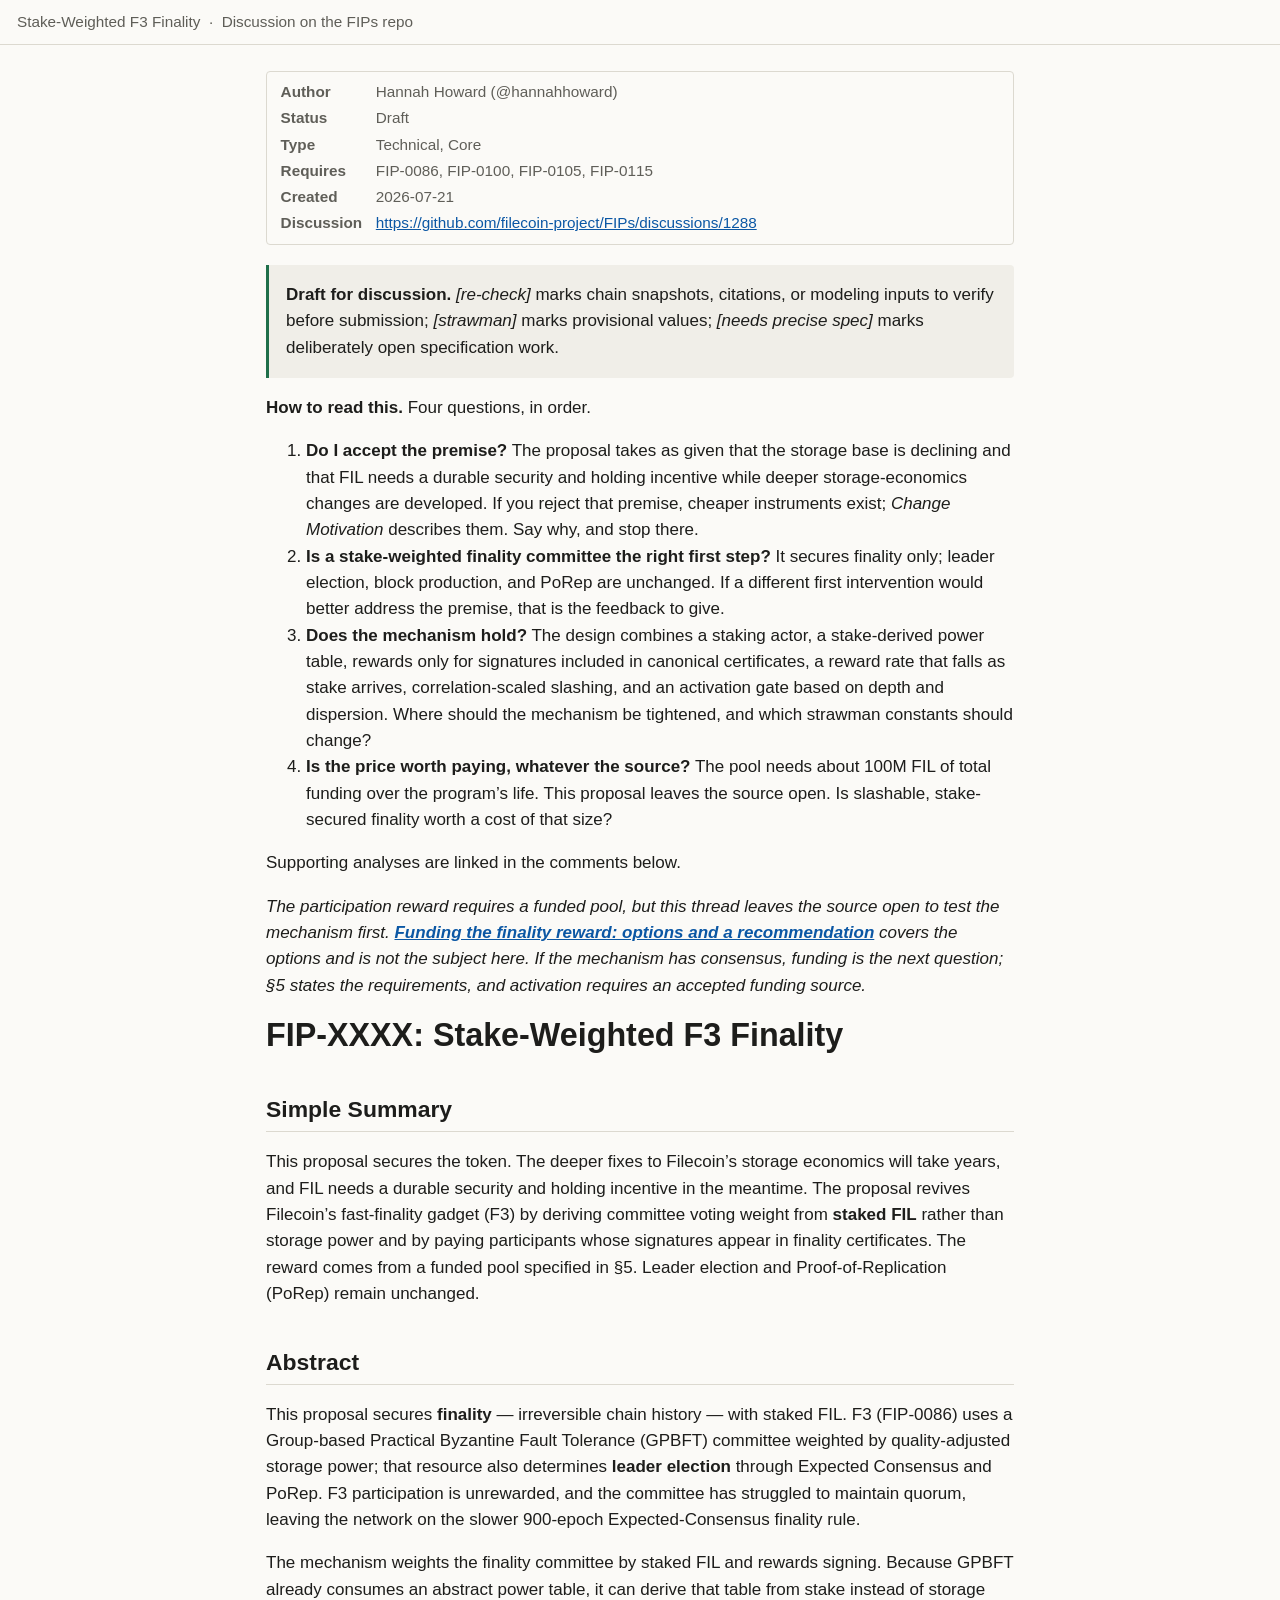
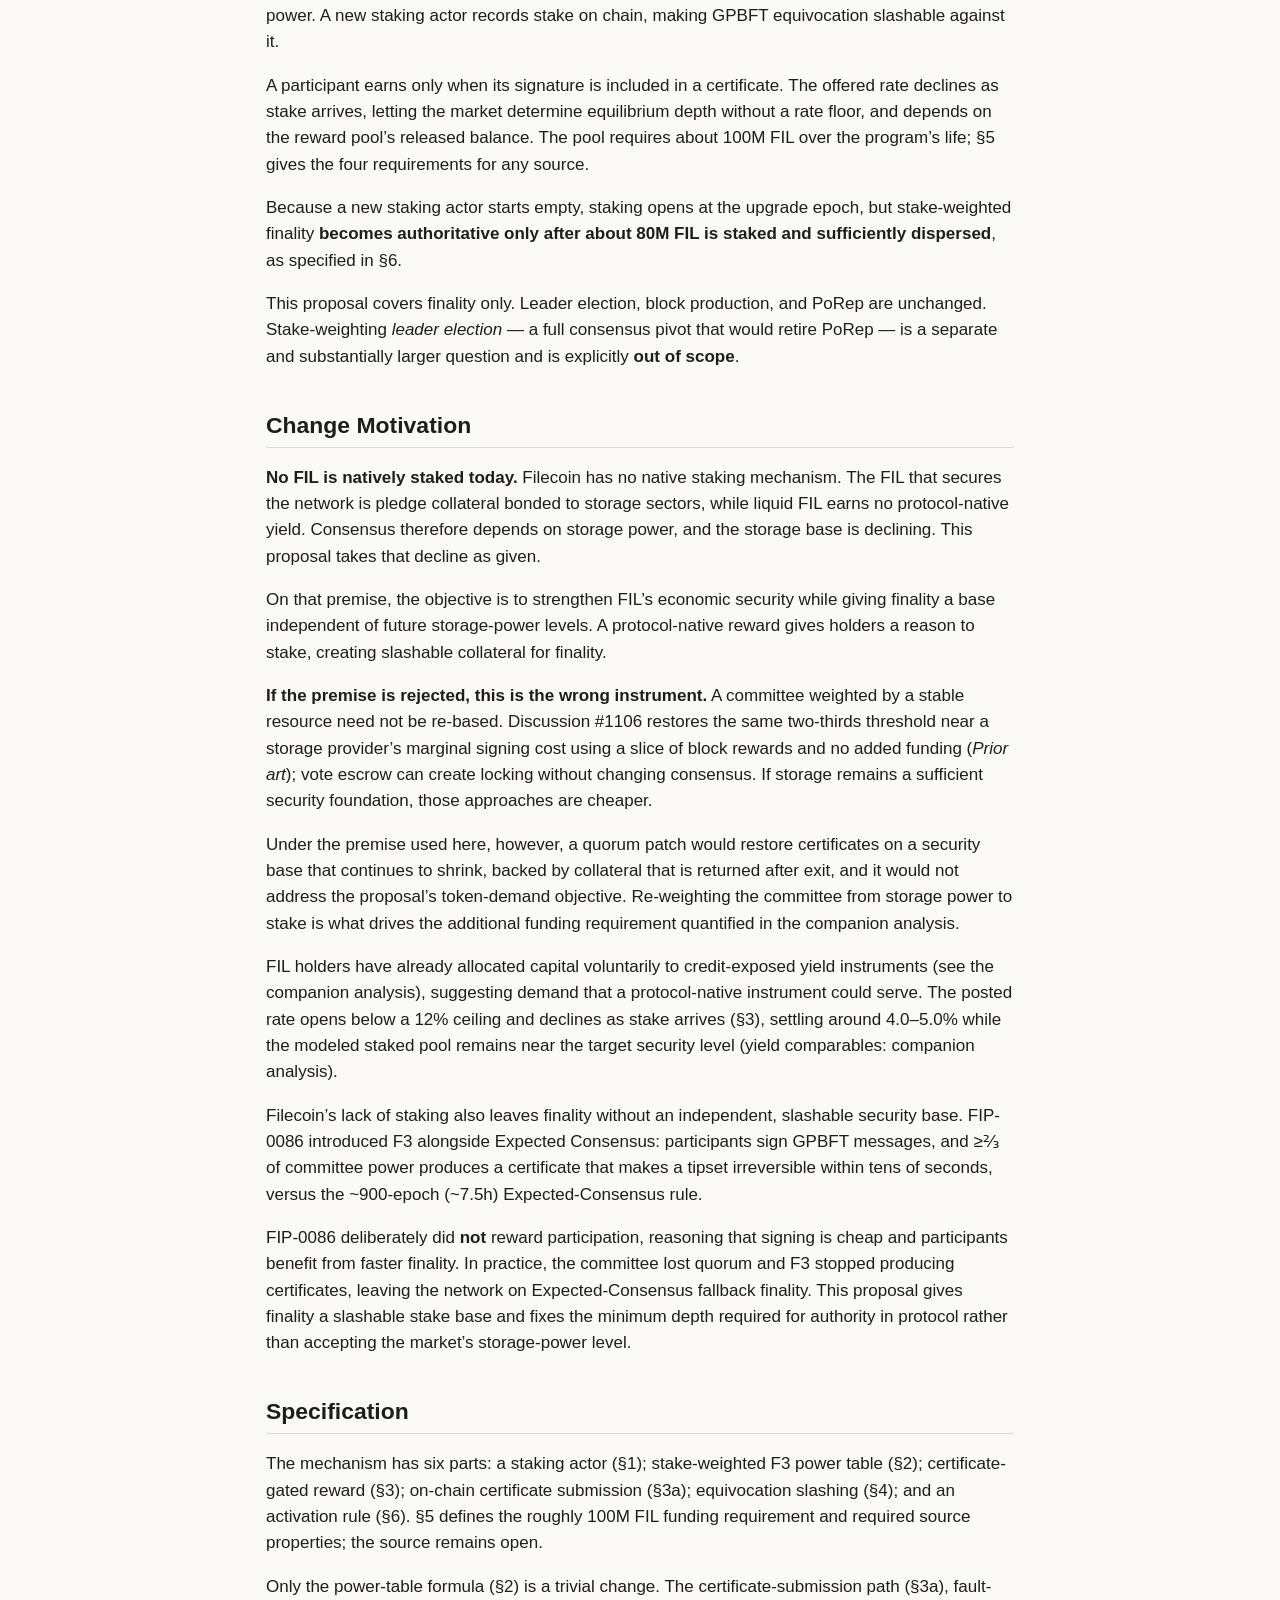
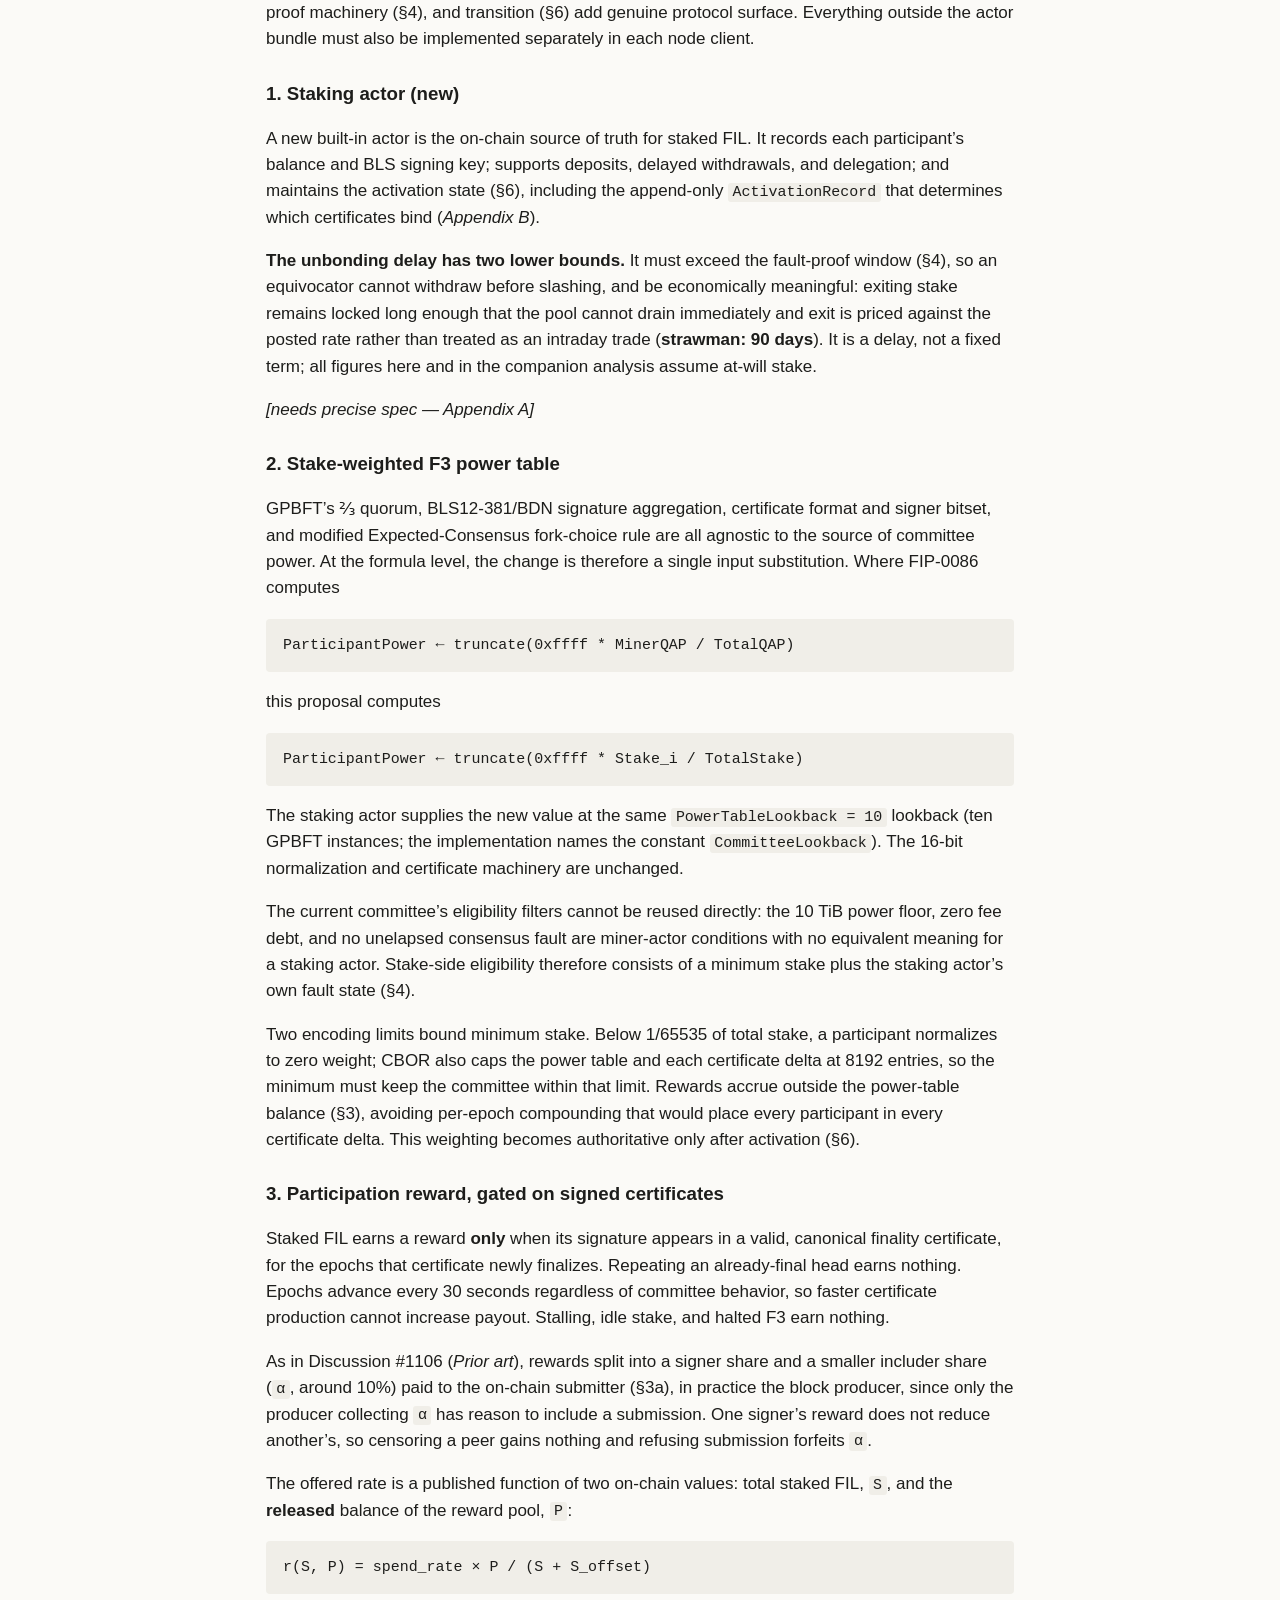
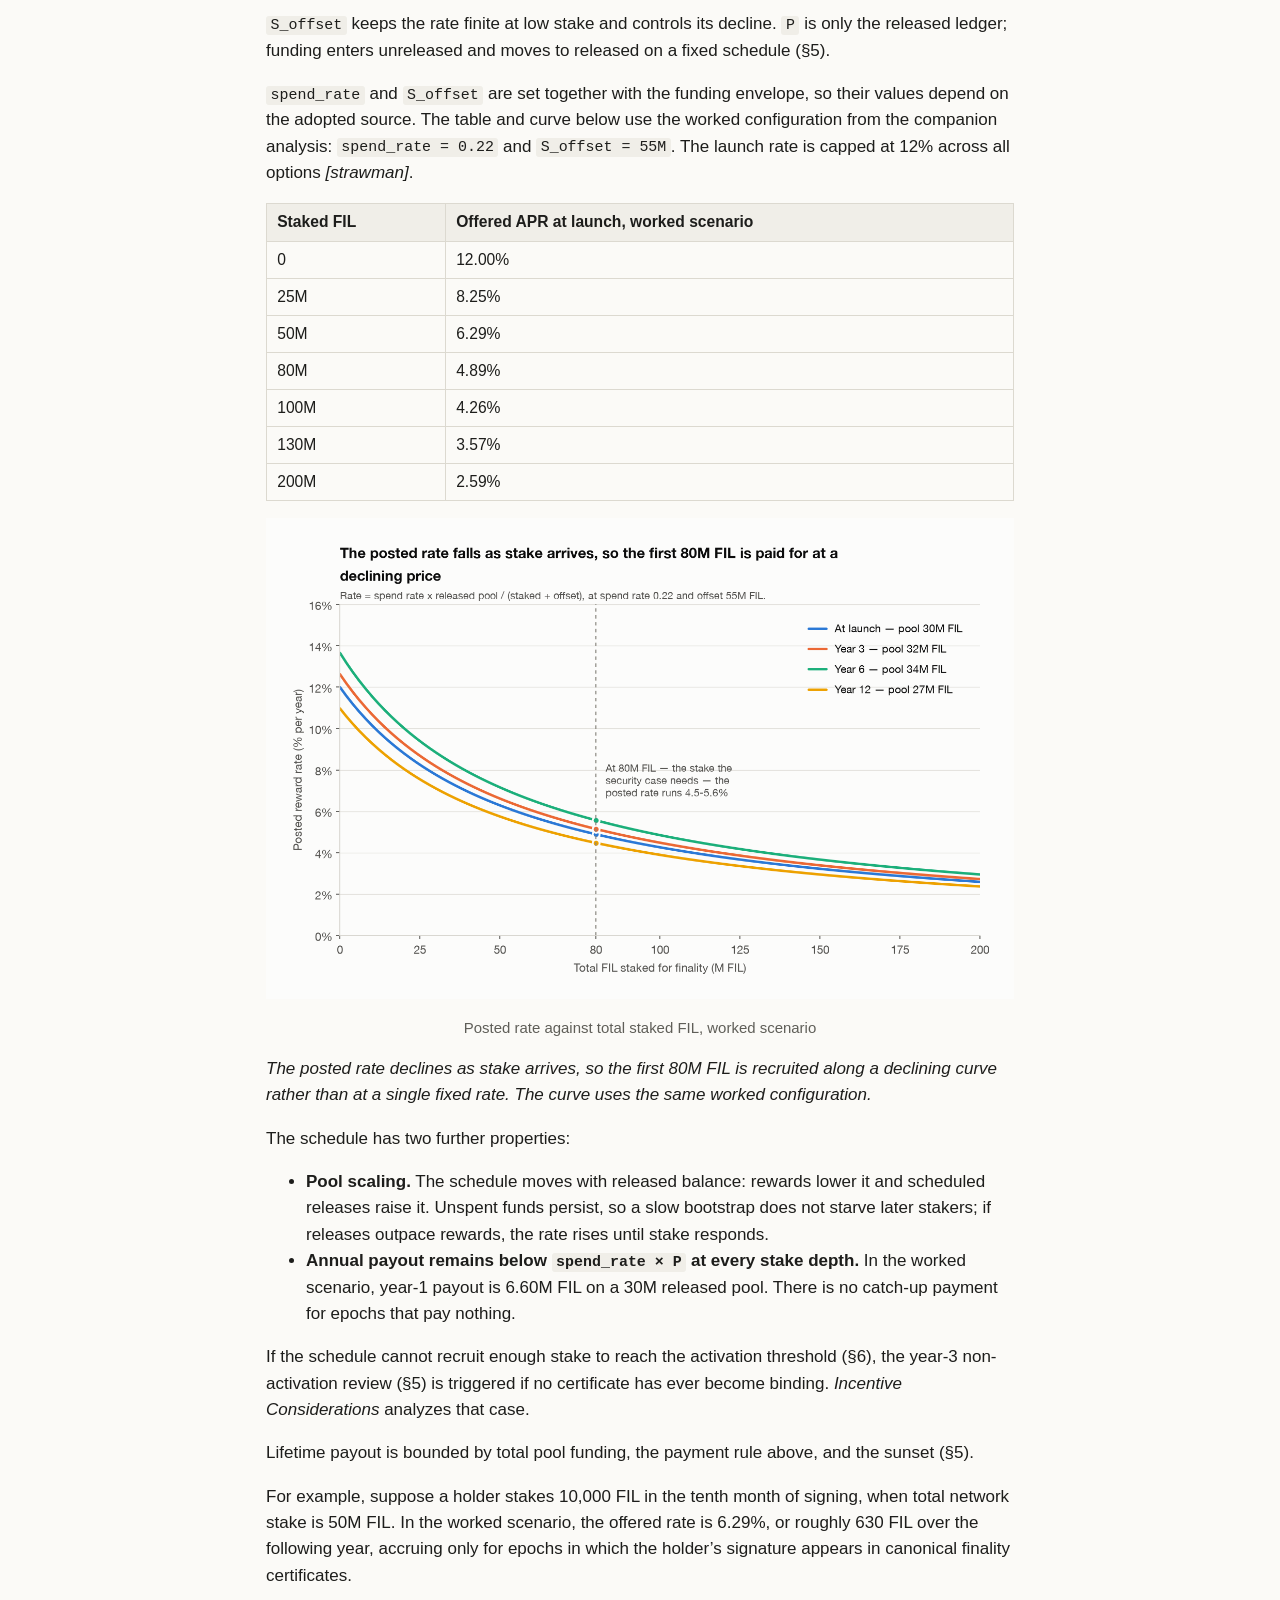
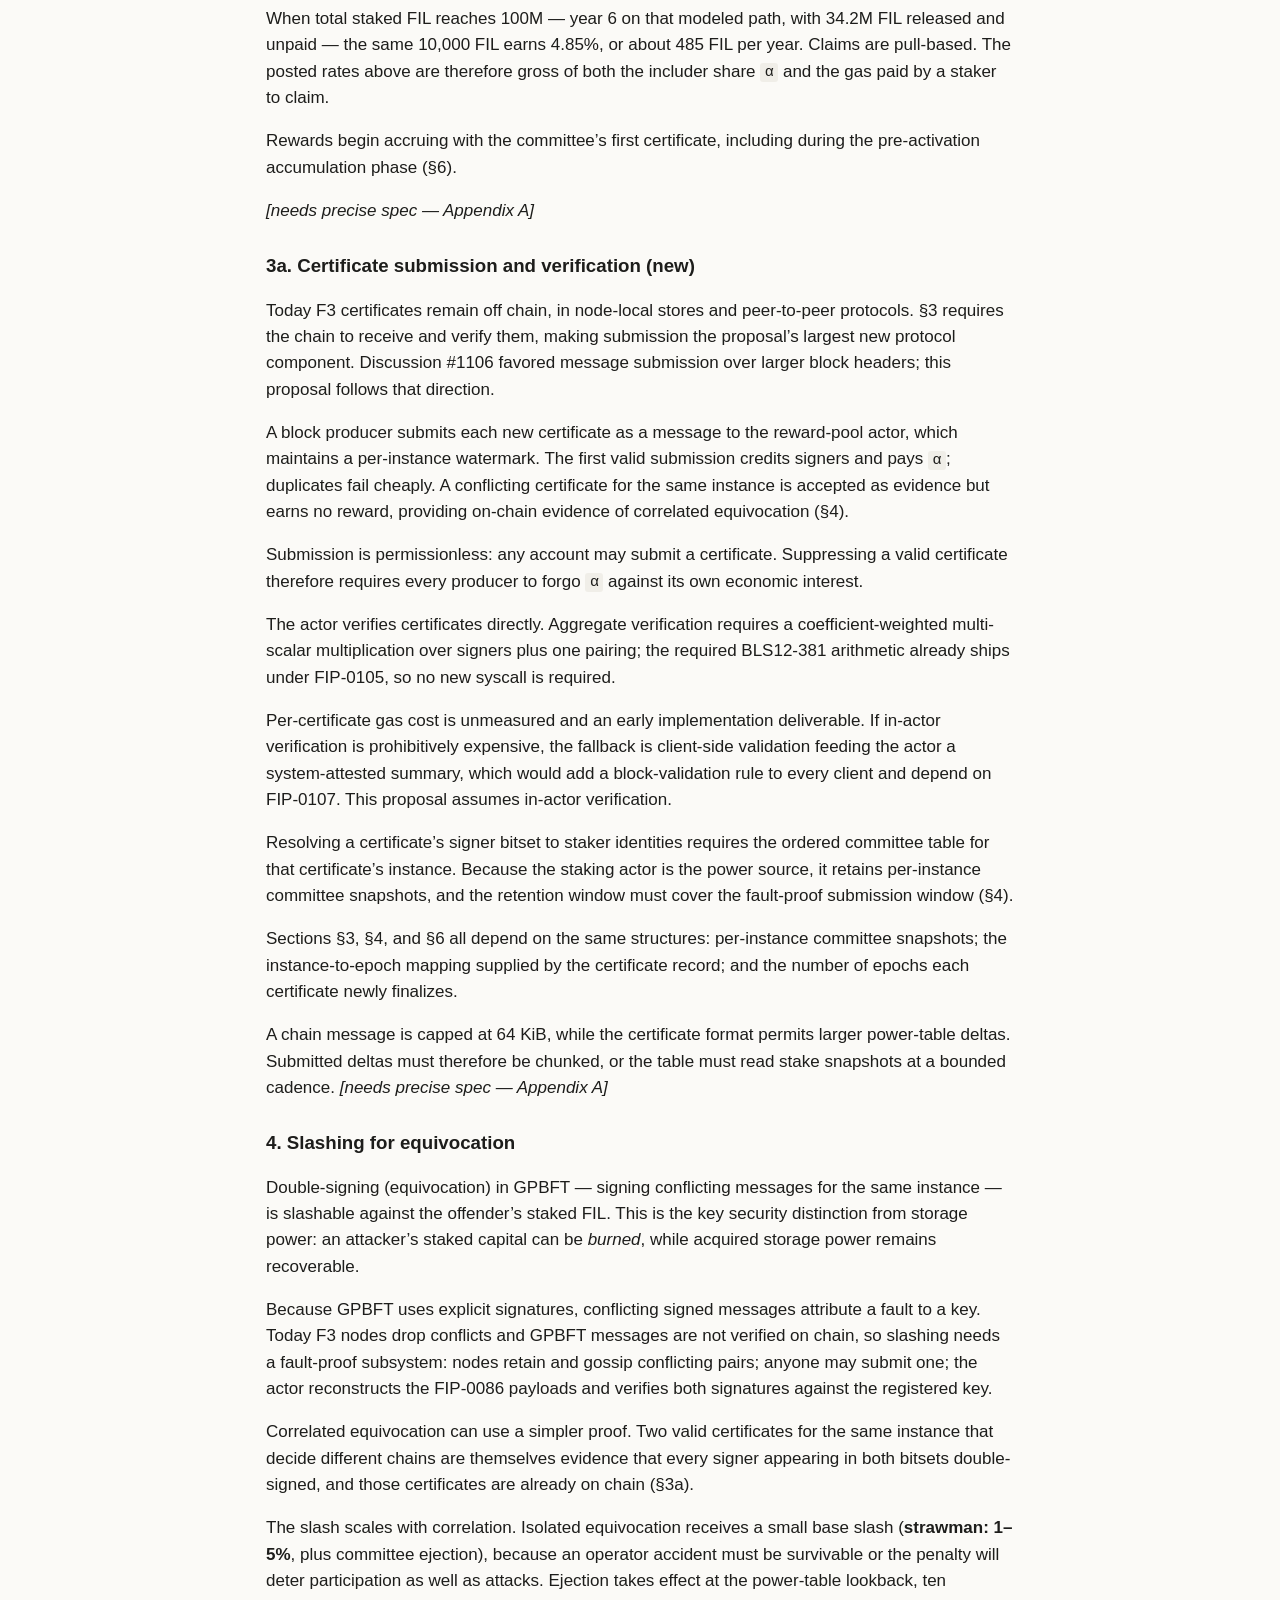
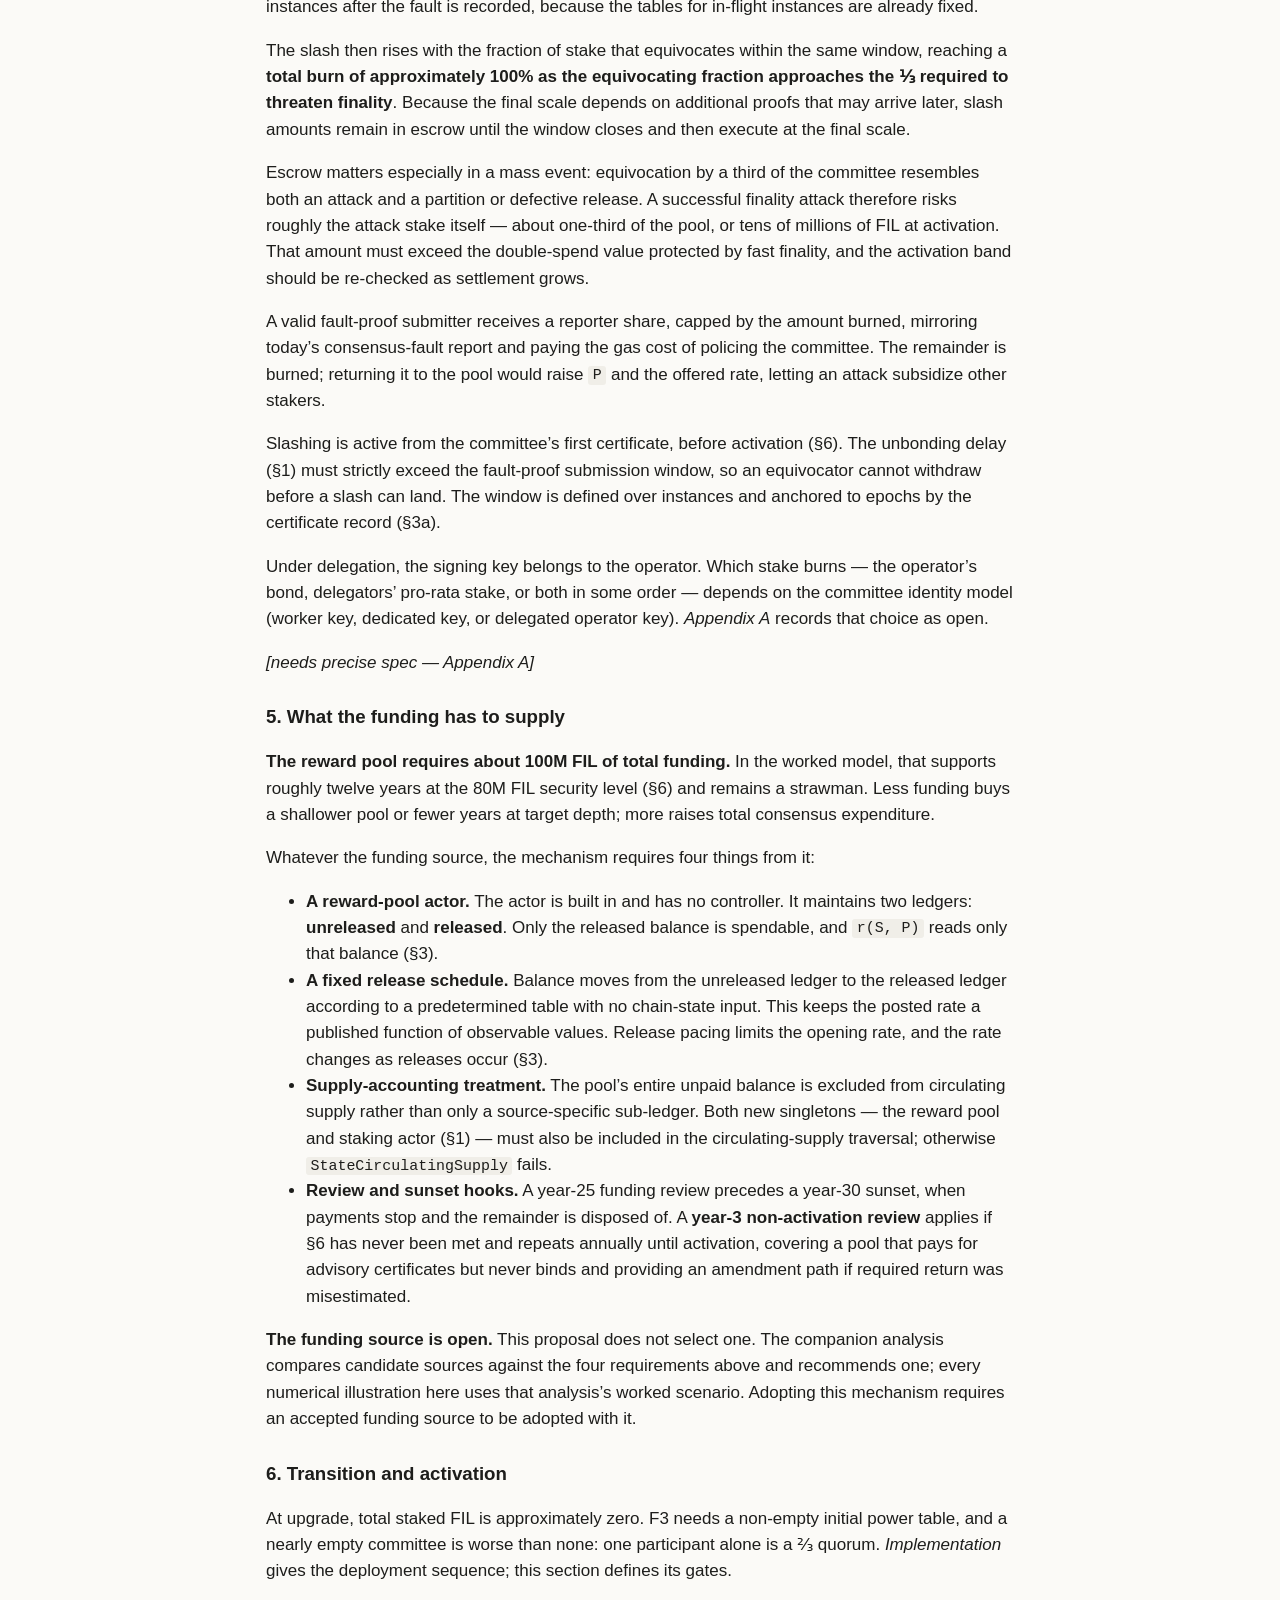
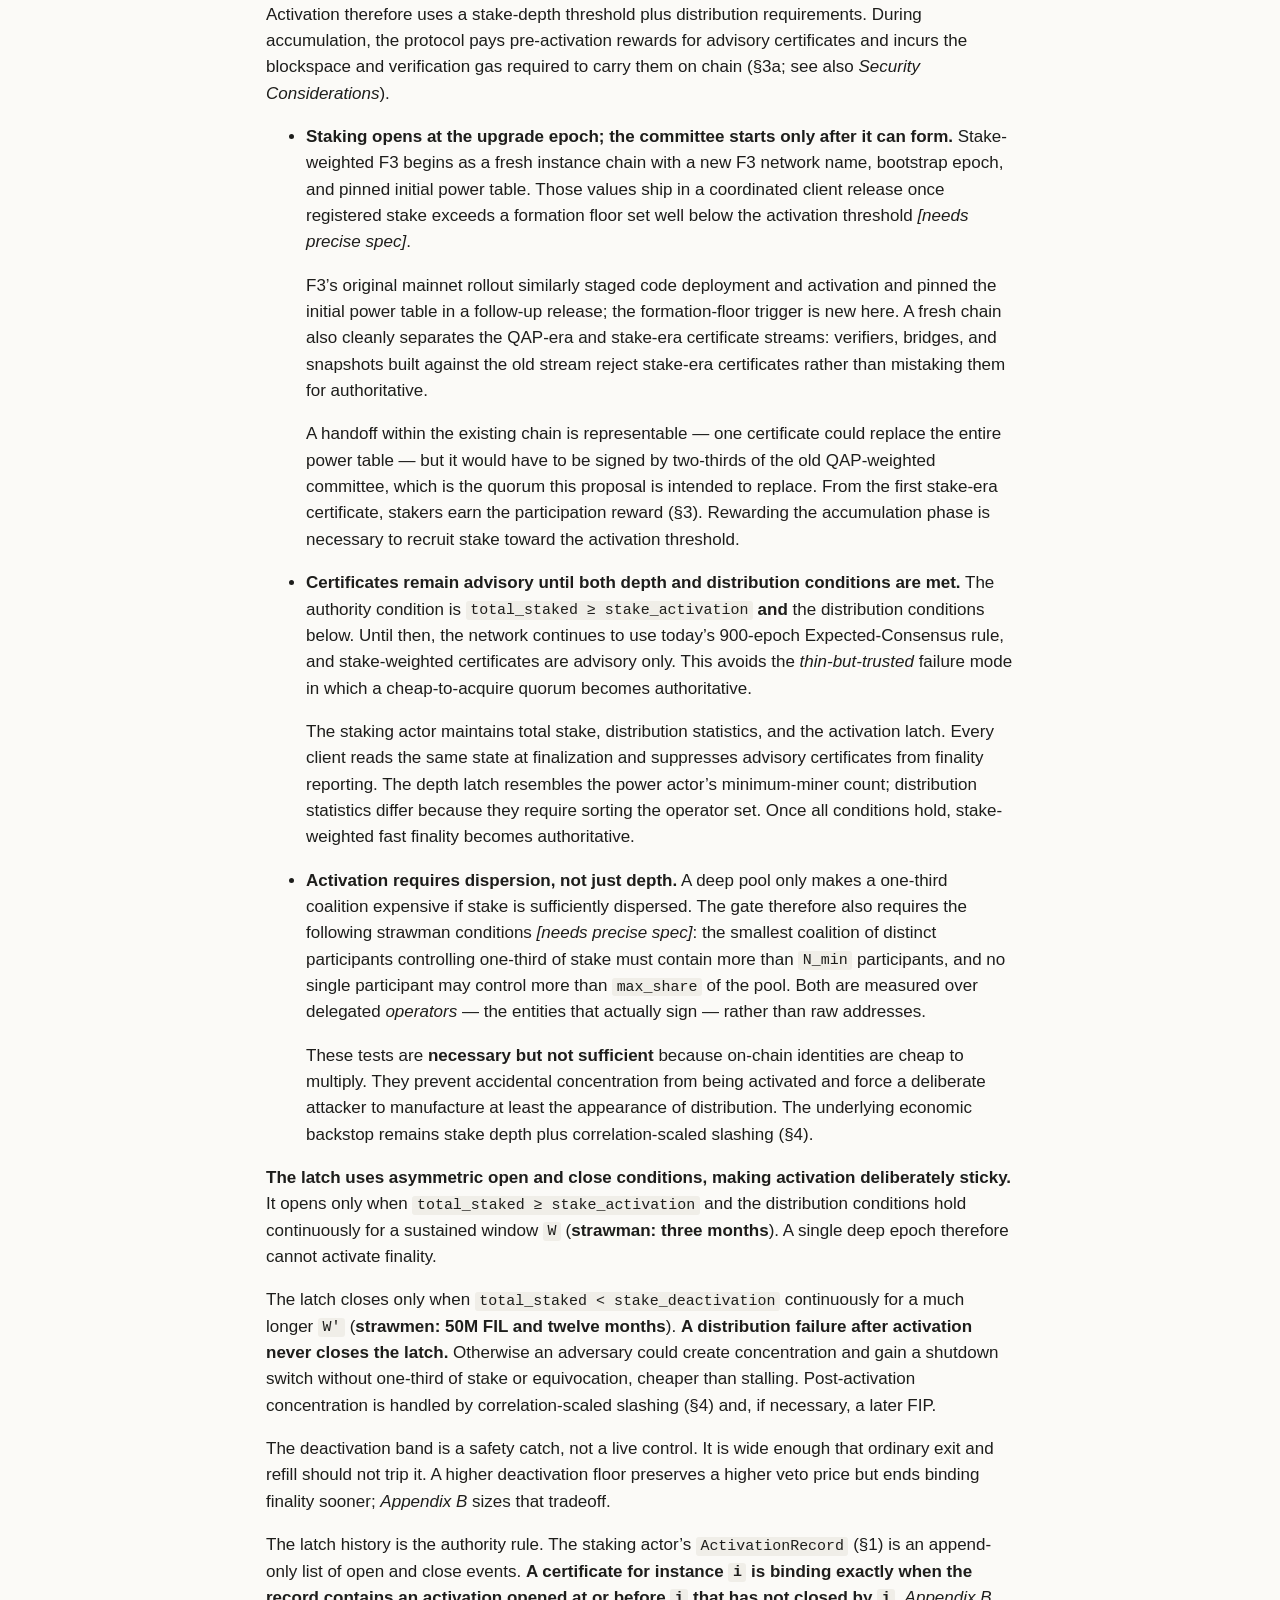
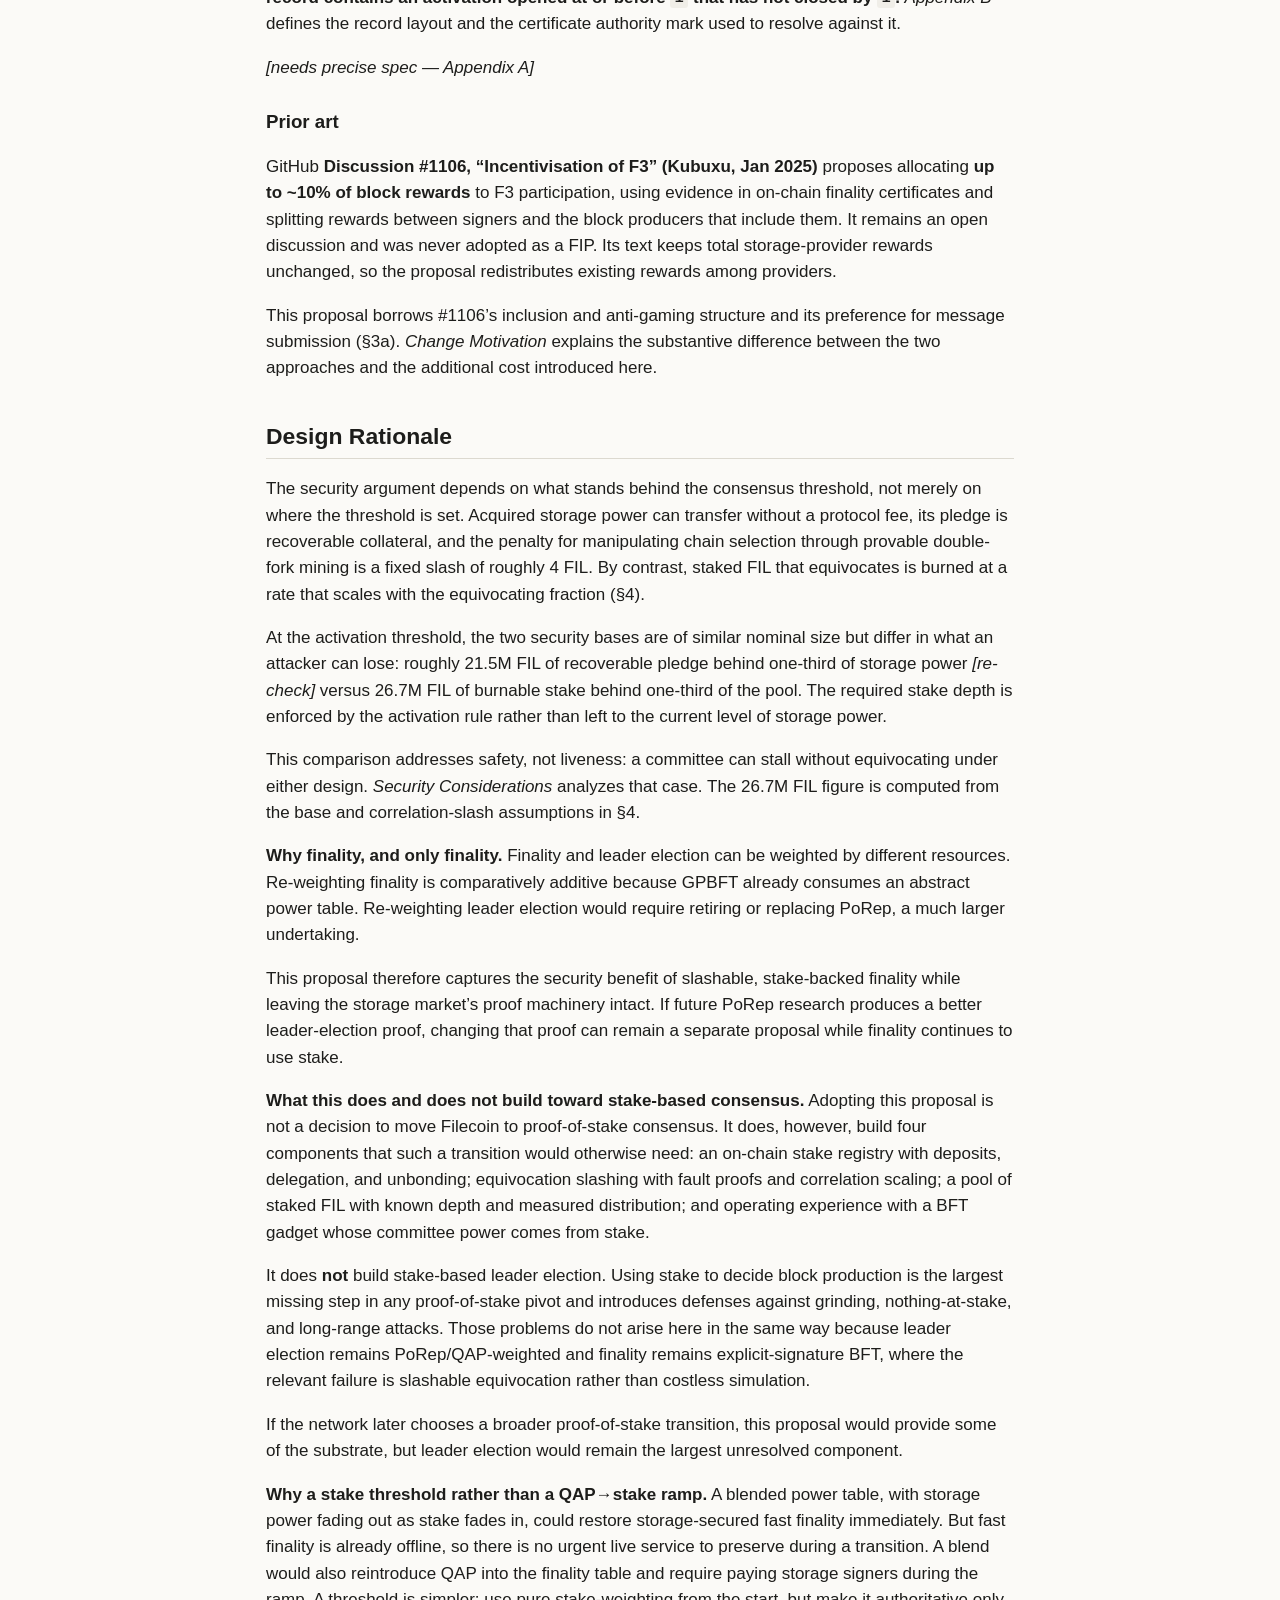
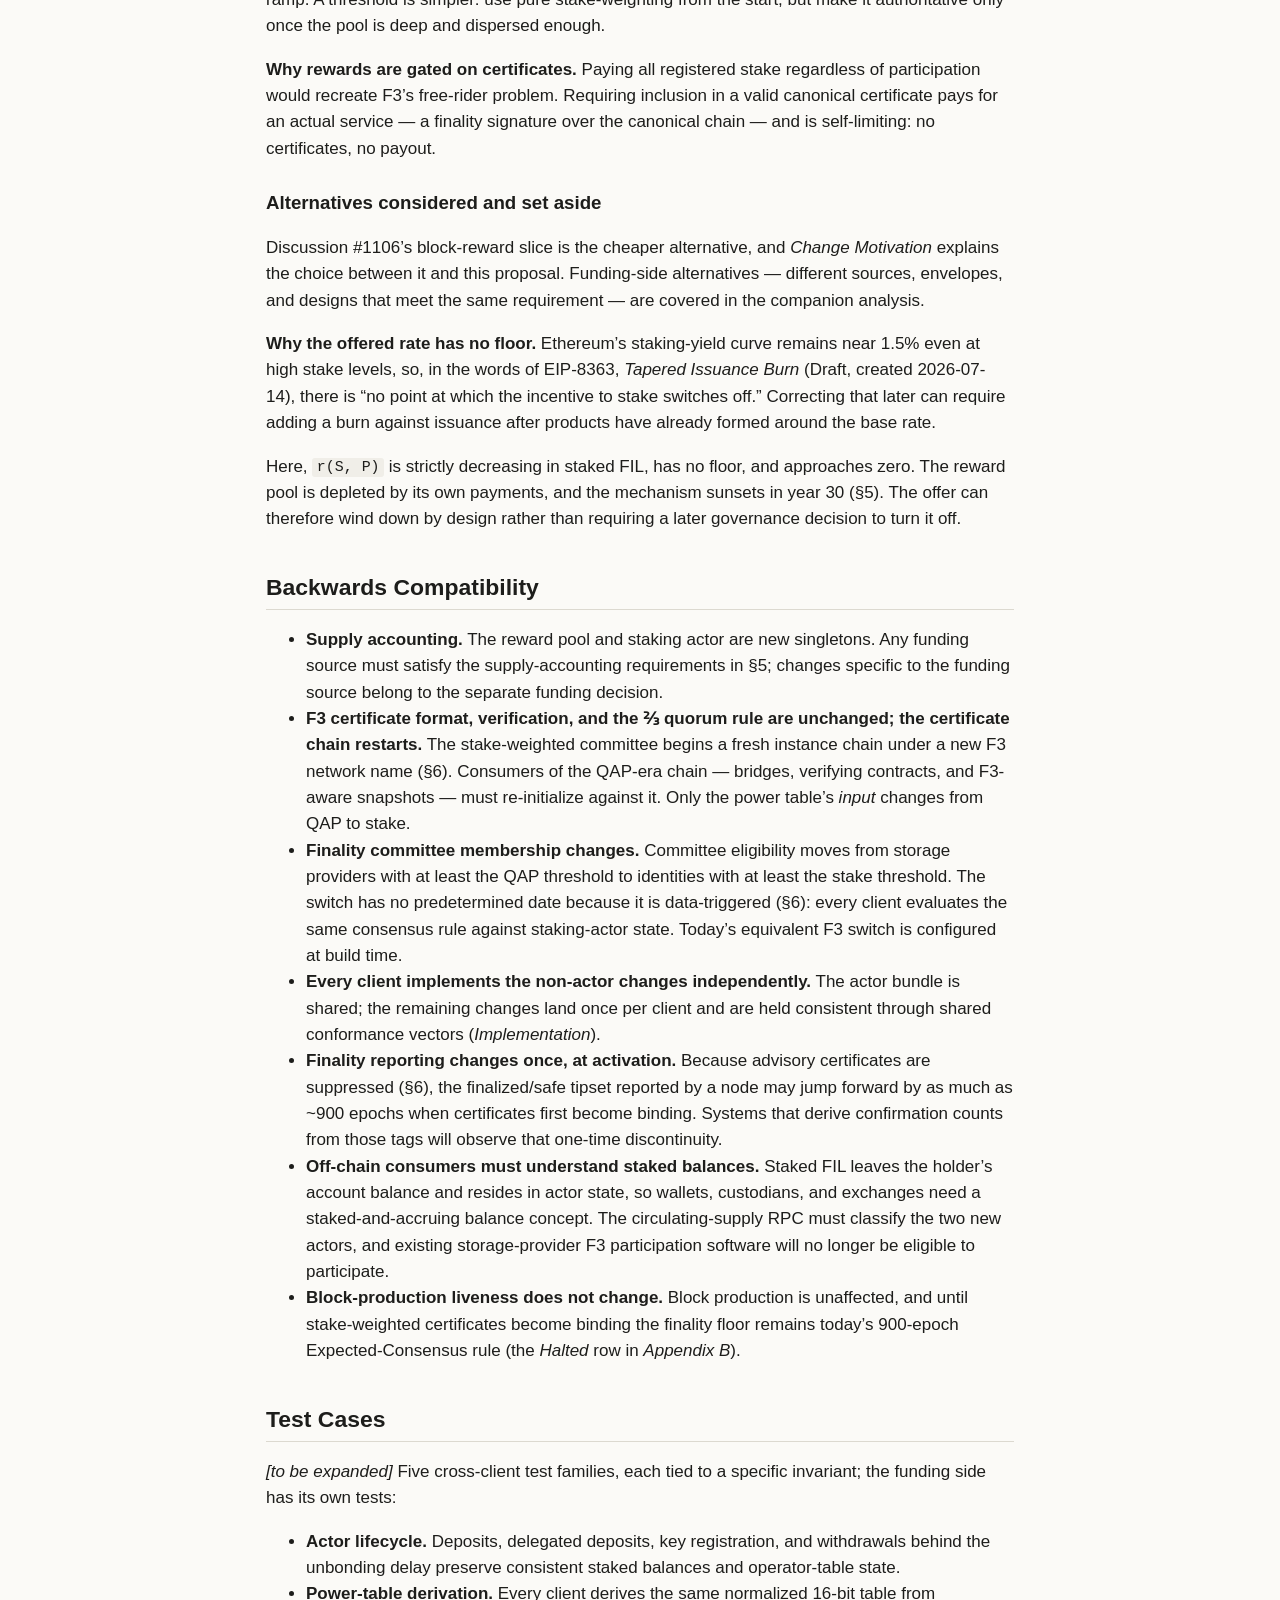
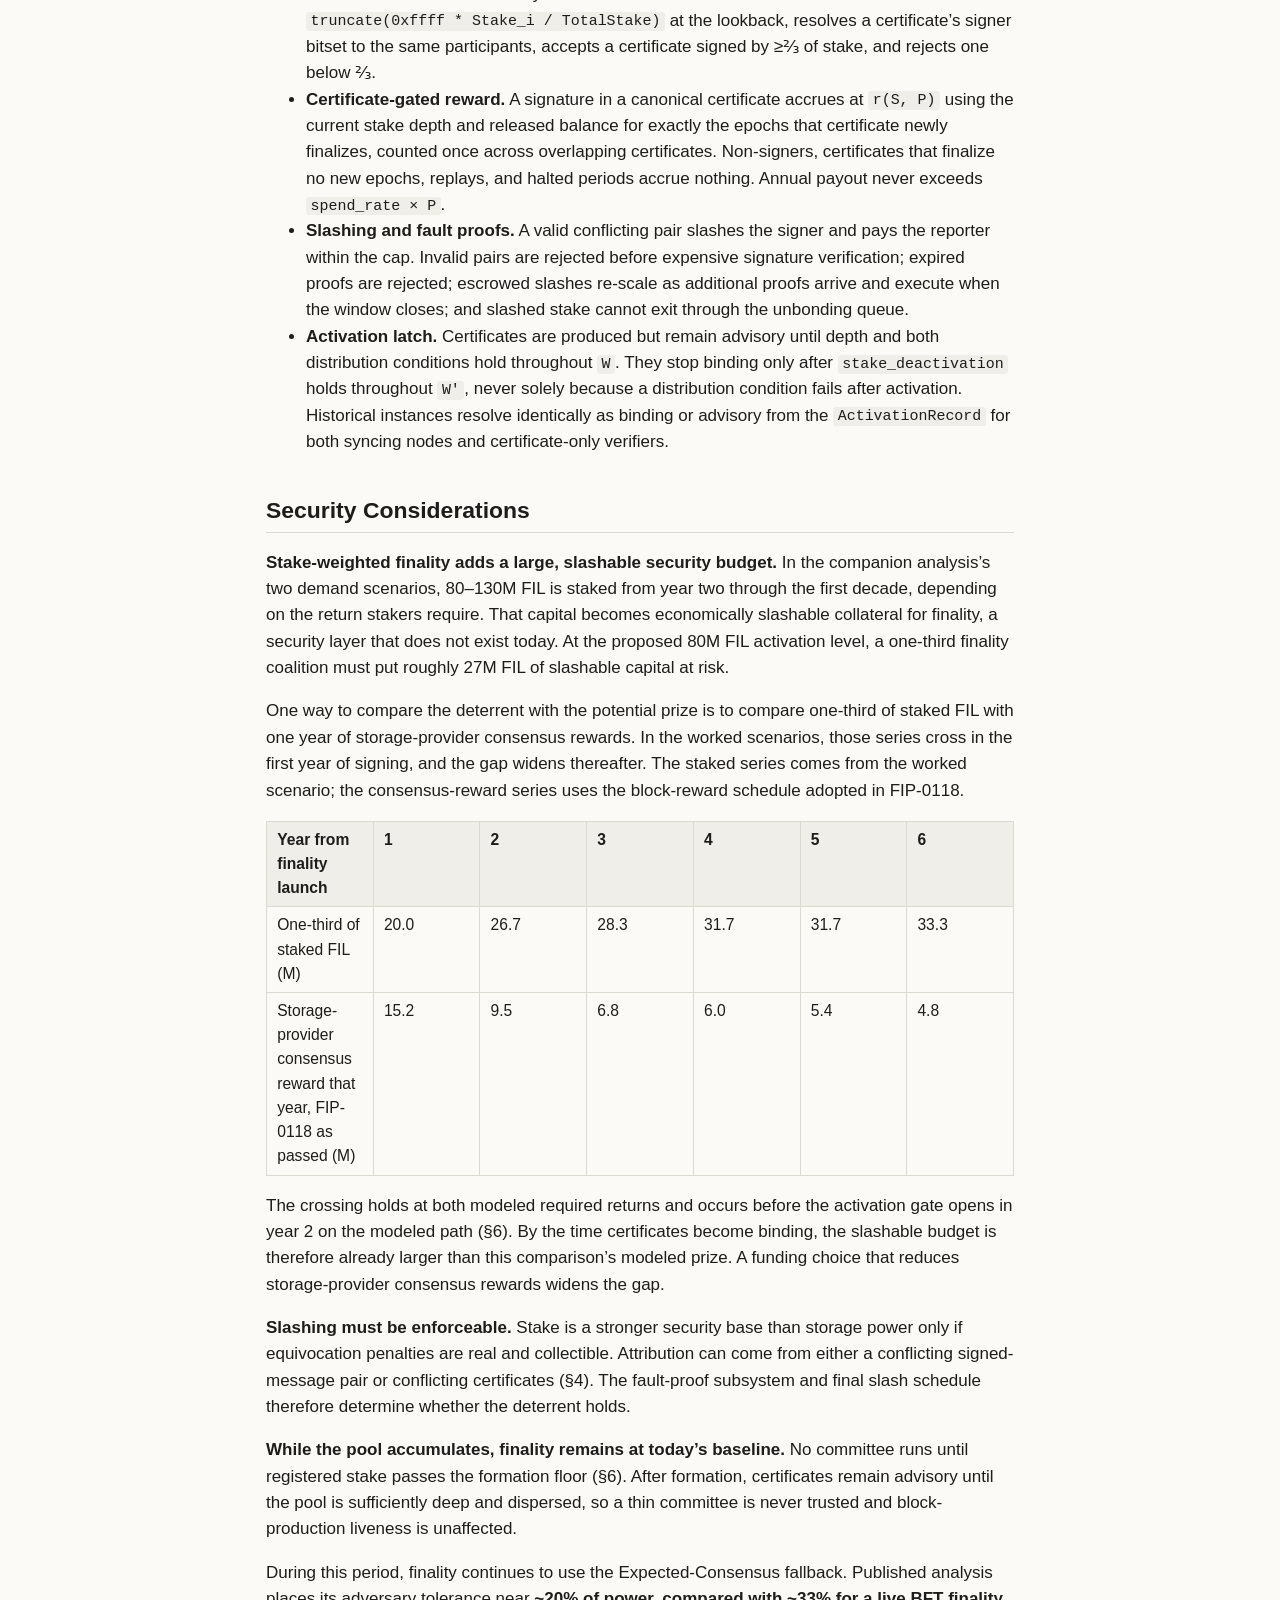
<file: stake-weighted-f3-finality.html>
<!DOCTYPE html>
<html lang="en">
<head>
<meta charset="utf-8">
<meta name="viewport" content="width=device-width, initial-scale=1">
<title>Stake-Weighted F3 Finality</title>
<link rel="stylesheet" href="style.css">
</head>
<body>
<div class="nav"><a href="index.html">Stake-Weighted F3 Finality</a><span class="sep">·</span><a href="https://github.com/filecoin-project/FIPs/discussions/1288">Discussion on the FIPs repo</a></div>
<main>
<div class="meta"><dl><dt>Author</dt><dd>Hannah Howard (@hannahhoward)</dd><dt>Status</dt><dd>Draft</dd><dt>Type</dt><dd>Technical, Core</dd><dt>Requires</dt><dd>FIP-0086, FIP-0100, FIP-0105, FIP-0115</dd><dt>Created</dt><dd>2026-07-21</dd><dt>Discussion</dt><dd><a href="https://github.com/filecoin-project/FIPs/discussions/1288">https://github.com/filecoin-project/FIPs/discussions/1288</a></dd></dl></div>
<blockquote>
<p><strong>Draft for discussion.</strong> <em>[re-check]</em> marks
chain snapshots, citations, or modeling inputs to verify before
submission; <em>[strawman]</em> marks provisional values; <em>[needs
precise spec]</em> marks deliberately open specification work.</p>
</blockquote>
<p><strong>How to read this.</strong> Four questions, in order.</p>
<ol type="1">
<li><strong>Do I accept the premise?</strong> The proposal takes as
given that the storage base is declining and that FIL needs a durable
security and holding incentive while deeper storage-economics changes
are developed. If you reject that premise, cheaper instruments exist;
<em>Change Motivation</em> describes them. Say why, and stop there.</li>
<li><strong>Is a stake-weighted finality committee the right first
step?</strong> It secures finality only; leader election, block
production, and PoRep are unchanged. If a different first intervention
would better address the premise, that is the feedback to give.</li>
<li><strong>Does the mechanism hold?</strong> The design combines a
staking actor, a stake-derived power table, rewards only for signatures
included in canonical certificates, a reward rate that falls as stake
arrives, correlation-scaled slashing, and an activation gate based on
depth and dispersion. Where should the mechanism be tightened, and which
strawman constants should change?</li>
<li><strong>Is the price worth paying, whatever the source?</strong> The
pool needs about 100M FIL of total funding over the program’s life. This
proposal leaves the source open. Is slashable, stake-secured finality
worth a cost of that size?</li>
</ol>
<p>Supporting analyses are linked in the comments below.</p>
<p><em>The participation reward requires a funded pool, but this thread
leaves the source open to test the mechanism first. <strong><a
href="https://hannahhoward.github.io/stake-finality-fip/funding-options-and-recommendation.html">Funding
the finality reward: options and a recommendation</a></strong> covers
the options and is not the subject here. If the mechanism has consensus,
funding is the next question; §5 states the requirements, and activation
requires an accepted funding source.</em></p>
<h1 id="fip-xxxx-stake-weighted-f3-finality">FIP-XXXX: Stake-Weighted F3
Finality</h1>
<h2 id="simple-summary">Simple Summary</h2>
<p>This proposal secures the token. The deeper fixes to Filecoin’s
storage economics will take years, and FIL needs a durable security and
holding incentive in the meantime. The proposal revives Filecoin’s
fast-finality gadget (F3) by deriving committee voting weight from
<strong>staked FIL</strong> rather than storage power and by paying
participants whose signatures appear in finality certificates. The
reward comes from a funded pool specified in §5. Leader election and
Proof-of-Replication (PoRep) remain unchanged.</p>
<h2 id="abstract">Abstract</h2>
<p>This proposal secures <strong>finality</strong> — irreversible chain
history — with staked FIL. F3 (FIP-0086) uses a Group-based Practical
Byzantine Fault Tolerance (GPBFT) committee weighted by quality-adjusted
storage power; that resource also determines <strong>leader
election</strong> through Expected Consensus and PoRep. F3 participation
is unrewarded, and the committee has struggled to maintain quorum,
leaving the network on the slower 900-epoch Expected-Consensus finality
rule.</p>
<p>The mechanism weights the finality committee by staked FIL and
rewards signing. Because GPBFT already consumes an abstract power table,
it can derive that table from stake instead of storage power. A new
staking actor records stake on chain, making GPBFT equivocation
slashable against it.</p>
<p>A participant earns only when its signature is included in a
certificate. The offered rate declines as stake arrives, letting the
market determine equilibrium depth without a rate floor, and depends on
the reward pool’s released balance. The pool requires about 100M FIL
over the program’s life; §5 gives the four requirements for any
source.</p>
<p>Because a new staking actor starts empty, staking opens at the
upgrade epoch, but stake-weighted finality <strong>becomes authoritative
only after about 80M FIL is staked and sufficiently dispersed</strong>,
as specified in §6.</p>
<p>This proposal covers finality only. Leader election, block
production, and PoRep are unchanged. Stake-weighting <em>leader
election</em> — a full consensus pivot that would retire PoRep — is a
separate and substantially larger question and is explicitly <strong>out
of scope</strong>.</p>
<h2 id="change-motivation">Change Motivation</h2>
<p><strong>No FIL is natively staked today.</strong> Filecoin has no
native staking mechanism. The FIL that secures the network is pledge
collateral bonded to storage sectors, while liquid FIL earns no
protocol-native yield. Consensus therefore depends on storage power, and
the storage base is declining. This proposal takes that decline as
given.</p>
<p>On that premise, the objective is to strengthen FIL’s economic
security while giving finality a base independent of future
storage-power levels. A protocol-native reward gives holders a reason to
stake, creating slashable collateral for finality.</p>
<p><strong>If the premise is rejected, this is the wrong
instrument.</strong> A committee weighted by a stable resource need not
be re-based. Discussion #1106 restores the same two-thirds threshold
near a storage provider’s marginal signing cost using a slice of block
rewards and no added funding (<em>Prior art</em>); vote escrow can
create locking without changing consensus. If storage remains a
sufficient security foundation, those approaches are cheaper.</p>
<p>Under the premise used here, however, a quorum patch would restore
certificates on a security base that continues to shrink, backed by
collateral that is returned after exit, and it would not address the
proposal’s token-demand objective. Re-weighting the committee from
storage power to stake is what drives the additional funding requirement
quantified in the companion analysis.</p>
<p>FIL holders have already allocated capital voluntarily to
credit-exposed yield instruments (see the companion analysis),
suggesting demand that a protocol-native instrument could serve. The
posted rate opens below a 12% ceiling and declines as stake arrives
(§3), settling around 4.0–5.0% while the modeled staked pool remains
near the target security level (yield comparables: companion
analysis).</p>
<p>Filecoin’s lack of staking also leaves finality without an
independent, slashable security base. FIP-0086 introduced F3 alongside
Expected Consensus: participants sign GPBFT messages, and ≥⅔ of
committee power produces a certificate that makes a tipset irreversible
within tens of seconds, versus the ~900-epoch (~7.5h) Expected-Consensus
rule.</p>
<p>FIP-0086 deliberately did <strong>not</strong> reward participation,
reasoning that signing is cheap and participants benefit from faster
finality. In practice, the committee lost quorum and F3 stopped
producing certificates, leaving the network on Expected-Consensus
fallback finality. This proposal gives finality a slashable stake base
and fixes the minimum depth required for authority in protocol rather
than accepting the market’s storage-power level.</p>
<h2 id="specification">Specification</h2>
<p>The mechanism has six parts: a staking actor (§1); stake-weighted F3
power table (§2); certificate-gated reward (§3); on-chain certificate
submission (§3a); equivocation slashing (§4); and an activation rule
(§6). §5 defines the roughly 100M FIL funding requirement and required
source properties; the source remains open.</p>
<p>Only the power-table formula (§2) is a trivial change. The
certificate-submission path (§3a), fault-proof machinery (§4), and
transition (§6) add genuine protocol surface. Everything outside the
actor bundle must also be implemented separately in each node
client.</p>
<h3 id="staking-actor-new">1. Staking actor (new)</h3>
<p>A new built-in actor is the on-chain source of truth for staked FIL.
It records each participant’s balance and BLS signing key; supports
deposits, delayed withdrawals, and delegation; and maintains the
activation state (§6), including the append-only
<code>ActivationRecord</code> that determines which certificates bind
(<em>Appendix B</em>).</p>
<p><strong>The unbonding delay has two lower bounds.</strong> It must
exceed the fault-proof window (§4), so an equivocator cannot withdraw
before slashing, and be economically meaningful: exiting stake remains
locked long enough that the pool cannot drain immediately and exit is
priced against the posted rate rather than treated as an intraday trade
(<strong>strawman: 90 days</strong>). It is a delay, not a fixed term;
all figures here and in the companion analysis assume at-will stake.</p>
<p><em>[needs precise spec — Appendix A]</em></p>
<h3 id="stake-weighted-f3-power-table">2. Stake-weighted F3 power
table</h3>
<p>GPBFT’s ⅔ quorum, BLS12-381/BDN signature aggregation, certificate
format and signer bitset, and modified Expected-Consensus fork-choice
rule are all agnostic to the source of committee power. At the formula
level, the change is therefore a single input substitution. Where
FIP-0086 computes</p>
<pre><code>ParticipantPower ← truncate(0xffff * MinerQAP / TotalQAP)</code></pre>
<p>this proposal computes</p>
<pre><code>ParticipantPower ← truncate(0xffff * Stake_i / TotalStake)</code></pre>
<p>The staking actor supplies the new value at the same
<code>PowerTableLookback = 10</code> lookback (ten GPBFT instances; the
implementation names the constant <code>CommitteeLookback</code>). The
16-bit normalization and certificate machinery are unchanged.</p>
<p>The current committee’s eligibility filters cannot be reused
directly: the 10 TiB power floor, zero fee debt, and no unelapsed
consensus fault are miner-actor conditions with no equivalent meaning
for a staking actor. Stake-side eligibility therefore consists of a
minimum stake plus the staking actor’s own fault state (§4).</p>
<p>Two encoding limits bound minimum stake. Below 1/65535 of total
stake, a participant normalizes to zero weight; CBOR also caps the power
table and each certificate delta at 8192 entries, so the minimum must
keep the committee within that limit. Rewards accrue outside the
power-table balance (§3), avoiding per-epoch compounding that would
place every participant in every certificate delta. This weighting
becomes authoritative only after activation (§6).</p>
<h3 id="participation-reward-gated-on-signed-certificates">3.
Participation reward, gated on signed certificates</h3>
<p>Staked FIL earns a reward <strong>only</strong> when its signature
appears in a valid, canonical finality certificate, for the epochs that
certificate newly finalizes. Repeating an already-final head earns
nothing. Epochs advance every 30 seconds regardless of committee
behavior, so faster certificate production cannot increase payout.
Stalling, idle stake, and halted F3 earn nothing.</p>
<p>As in Discussion #1106 (<em>Prior art</em>), rewards split into a
signer share and a smaller includer share (<code>α</code>, around 10%)
paid to the on-chain submitter (§3a), in practice the block producer,
since only the producer collecting <code>α</code> has reason to include
a submission. One signer’s reward does not reduce another’s, so
censoring a peer gains nothing and refusing submission forfeits
<code>α</code>.</p>
<p>The offered rate is a published function of two on-chain values:
total staked FIL, <code>S</code>, and the <strong>released</strong>
balance of the reward pool, <code>P</code>:</p>
<pre><code>r(S, P) = spend_rate × P / (S + S_offset)</code></pre>
<p><code>S_offset</code> keeps the rate finite at low stake and controls
its decline. <code>P</code> is only the released ledger; funding enters
unreleased and moves to released on a fixed schedule (§5).</p>
<p><code>spend_rate</code> and <code>S_offset</code> are set together
with the funding envelope, so their values depend on the adopted source.
The table and curve below use the worked configuration from the
companion analysis: <code>spend_rate = 0.22</code> and
<code>S_offset = 55M</code>. The launch rate is capped at 12% across all
options <em>[strawman]</em>.</p>
<div class="tbl"><table>
<thead>
<tr>
<th>Staked FIL</th>
<th>Offered APR at launch, worked scenario</th>
</tr>
</thead>
<tbody>
<tr>
<td>0</td>
<td>12.00%</td>
</tr>
<tr>
<td>25M</td>
<td>8.25%</td>
</tr>
<tr>
<td>50M</td>
<td>6.29%</td>
</tr>
<tr>
<td>80M</td>
<td>4.89%</td>
</tr>
<tr>
<td>100M</td>
<td>4.26%</td>
</tr>
<tr>
<td>130M</td>
<td>3.57%</td>
</tr>
<tr>
<td>200M</td>
<td>2.59%</td>
</tr>
</tbody>
</table></div>
<figure>
<img
src="https://hannahhoward.github.io/stake-finality-fip/charts/curve-depth.png"
alt="Posted rate against total staked FIL, worked scenario" />
<figcaption aria-hidden="true">Posted rate against total staked FIL,
worked scenario</figcaption>
</figure>
<p><em>The posted rate declines as stake arrives, so the first 80M FIL
is recruited along a declining curve rather than at a single fixed rate.
The curve uses the same worked configuration.</em></p>
<p>The schedule has two further properties:</p>
<ul>
<li><strong>Pool scaling.</strong> The schedule moves with released
balance: rewards lower it and scheduled releases raise it. Unspent funds
persist, so a slow bootstrap does not starve later stakers; if releases
outpace rewards, the rate rises until stake responds.</li>
<li><strong>Annual payout remains below <code>spend_rate × P</code> at
every stake depth.</strong> In the worked scenario, year-1 payout is
6.60M FIL on a 30M released pool. There is no catch-up payment for
epochs that pay nothing.</li>
</ul>
<p>If the schedule cannot recruit enough stake to reach the activation
threshold (§6), the year-3 non-activation review (§5) is triggered if no
certificate has ever become binding. <em>Incentive Considerations</em>
analyzes that case.</p>
<p>Lifetime payout is bounded by total pool funding, the payment rule
above, and the sunset (§5).</p>
<p>For example, suppose a holder stakes 10,000 FIL in the tenth month of
signing, when total network stake is 50M FIL. In the worked scenario,
the offered rate is 6.29%, or roughly 630 FIL over the following year,
accruing only for epochs in which the holder’s signature appears in
canonical finality certificates.</p>
<p>When total staked FIL reaches 100M — year 6 on that modeled path,
with 34.2M FIL released and unpaid — the same 10,000 FIL earns 4.85%, or
about 485 FIL per year. Claims are pull-based. The posted rates above
are therefore gross of both the includer share <code>α</code> and the
gas paid by a staker to claim.</p>
<p>Rewards begin accruing with the committee’s first certificate,
including during the pre-activation accumulation phase (§6).</p>
<p><em>[needs precise spec — Appendix A]</em></p>
<h3 id="a.-certificate-submission-and-verification-new">3a. Certificate
submission and verification (new)</h3>
<p>Today F3 certificates remain off chain, in node-local stores and
peer-to-peer protocols. §3 requires the chain to receive and verify
them, making submission the proposal’s largest new protocol component.
Discussion #1106 favored message submission over larger block headers;
this proposal follows that direction.</p>
<p>A block producer submits each new certificate as a message to the
reward-pool actor, which maintains a per-instance watermark. The first
valid submission credits signers and pays <code>α</code>; duplicates
fail cheaply. A conflicting certificate for the same instance is
accepted as evidence but earns no reward, providing on-chain evidence of
correlated equivocation (§4).</p>
<p>Submission is permissionless: any account may submit a certificate.
Suppressing a valid certificate therefore requires every producer to
forgo <code>α</code> against its own economic interest.</p>
<p>The actor verifies certificates directly. Aggregate verification
requires a coefficient-weighted multi-scalar multiplication over signers
plus one pairing; the required BLS12-381 arithmetic already ships under
FIP-0105, so no new syscall is required.</p>
<p>Per-certificate gas cost is unmeasured and an early implementation
deliverable. If in-actor verification is prohibitively expensive, the
fallback is client-side validation feeding the actor a system-attested
summary, which would add a block-validation rule to every client and
depend on FIP-0107. This proposal assumes in-actor verification.</p>
<p>Resolving a certificate’s signer bitset to staker identities requires
the ordered committee table for that certificate’s instance. Because the
staking actor is the power source, it retains per-instance committee
snapshots, and the retention window must cover the fault-proof
submission window (§4).</p>
<p>Sections §3, §4, and §6 all depend on the same structures:
per-instance committee snapshots; the instance-to-epoch mapping supplied
by the certificate record; and the number of epochs each certificate
newly finalizes.</p>
<p>A chain message is capped at 64 KiB, while the certificate format
permits larger power-table deltas. Submitted deltas must therefore be
chunked, or the table must read stake snapshots at a bounded cadence.
<em>[needs precise spec — Appendix A]</em></p>
<h3 id="slashing-for-equivocation">4. Slashing for equivocation</h3>
<p>Double-signing (equivocation) in GPBFT — signing conflicting messages
for the same instance — is slashable against the offender’s staked FIL.
This is the key security distinction from storage power: an attacker’s
staked capital can be <em>burned</em>, while acquired storage power
remains recoverable.</p>
<p>Because GPBFT uses explicit signatures, conflicting signed messages
attribute a fault to a key. Today F3 nodes drop conflicts and GPBFT
messages are not verified on chain, so slashing needs a fault-proof
subsystem: nodes retain and gossip conflicting pairs; anyone may submit
one; the actor reconstructs the FIP-0086 payloads and verifies both
signatures against the registered key.</p>
<p>Correlated equivocation can use a simpler proof. Two valid
certificates for the same instance that decide different chains are
themselves evidence that every signer appearing in both bitsets
double-signed, and those certificates are already on chain (§3a).</p>
<p>The slash scales with correlation. Isolated equivocation receives a
small base slash (<strong>strawman: 1–5%</strong>, plus committee
ejection), because an operator accident must be survivable or the
penalty will deter participation as well as attacks. Ejection takes
effect at the power-table lookback, ten instances after the fault is
recorded, because the tables for in-flight instances are already
fixed.</p>
<p>The slash then rises with the fraction of stake that equivocates
within the same window, reaching a <strong>total burn of approximately
100% as the equivocating fraction approaches the ⅓ required to threaten
finality</strong>. Because the final scale depends on additional proofs
that may arrive later, slash amounts remain in escrow until the window
closes and then execute at the final scale.</p>
<p>Escrow matters especially in a mass event: equivocation by a third of
the committee resembles both an attack and a partition or defective
release. A successful finality attack therefore risks roughly the attack
stake itself — about one-third of the pool, or tens of millions of FIL
at activation. That amount must exceed the double-spend value protected
by fast finality, and the activation band should be re-checked as
settlement grows.</p>
<p>A valid fault-proof submitter receives a reporter share, capped by
the amount burned, mirroring today’s consensus-fault report and paying
the gas cost of policing the committee. The remainder is burned;
returning it to the pool would raise <code>P</code> and the offered
rate, letting an attack subsidize other stakers.</p>
<p>Slashing is active from the committee’s first certificate, before
activation (§6). The unbonding delay (§1) must strictly exceed the
fault-proof submission window, so an equivocator cannot withdraw before
a slash can land. The window is defined over instances and anchored to
epochs by the certificate record (§3a).</p>
<p>Under delegation, the signing key belongs to the operator. Which
stake burns — the operator’s bond, delegators’ pro-rata stake, or both
in some order — depends on the committee identity model (worker key,
dedicated key, or delegated operator key). <em>Appendix A</em> records
that choice as open.</p>
<p><em>[needs precise spec — Appendix A]</em></p>
<h3 id="what-the-funding-has-to-supply">5. What the funding has to
supply</h3>
<p><strong>The reward pool requires about 100M FIL of total
funding.</strong> In the worked model, that supports roughly twelve
years at the 80M FIL security level (§6) and remains a strawman. Less
funding buys a shallower pool or fewer years at target depth; more
raises total consensus expenditure.</p>
<p>Whatever the funding source, the mechanism requires four things from
it:</p>
<ul>
<li><strong>A reward-pool actor.</strong> The actor is built in and has
no controller. It maintains two ledgers: <strong>unreleased</strong> and
<strong>released</strong>. Only the released balance is spendable, and
<code>r(S, P)</code> reads only that balance (§3).</li>
<li><strong>A fixed release schedule.</strong> Balance moves from the
unreleased ledger to the released ledger according to a predetermined
table with no chain-state input. This keeps the posted rate a published
function of observable values. Release pacing limits the opening rate,
and the rate changes as releases occur (§3).</li>
<li><strong>Supply-accounting treatment.</strong> The pool’s entire
unpaid balance is excluded from circulating supply rather than only a
source-specific sub-ledger. Both new singletons — the reward pool and
staking actor (§1) — must also be included in the circulating-supply
traversal; otherwise <code>StateCirculatingSupply</code> fails.</li>
<li><strong>Review and sunset hooks.</strong> A year-25 funding review
precedes a year-30 sunset, when payments stop and the remainder is
disposed of. A <strong>year-3 non-activation review</strong> applies if
§6 has never been met and repeats annually until activation, covering a
pool that pays for advisory certificates but never binds and providing
an amendment path if required return was misestimated.</li>
</ul>
<p><strong>The funding source is open.</strong> This proposal does not
select one. The companion analysis compares candidate sources against
the four requirements above and recommends one; every numerical
illustration here uses that analysis’s worked scenario. Adopting this
mechanism requires an accepted funding source to be adopted with it.</p>
<h3 id="transition-and-activation">6. Transition and activation</h3>
<p>At upgrade, total staked FIL is approximately zero. F3 needs a
non-empty initial power table, and a nearly empty committee is worse
than none: one participant alone is a ⅔ quorum. <em>Implementation</em>
gives the deployment sequence; this section defines its gates.</p>
<p>Activation therefore uses a stake-depth threshold plus distribution
requirements. During accumulation, the protocol pays pre-activation
rewards for advisory certificates and incurs the blockspace and
verification gas required to carry them on chain (§3a; see also
<em>Security Considerations</em>).</p>
<ul>
<li><p><strong>Staking opens at the upgrade epoch; the committee starts
only after it can form.</strong> Stake-weighted F3 begins as a fresh
instance chain with a new F3 network name, bootstrap epoch, and pinned
initial power table. Those values ship in a coordinated client release
once registered stake exceeds a formation floor set well below the
activation threshold <em>[needs precise spec]</em>.</p>
<p>F3’s original mainnet rollout similarly staged code deployment and
activation and pinned the initial power table in a follow-up release;
the formation-floor trigger is new here. A fresh chain also cleanly
separates the QAP-era and stake-era certificate streams: verifiers,
bridges, and snapshots built against the old stream reject stake-era
certificates rather than mistaking them for authoritative.</p>
<p>A handoff within the existing chain is representable — one
certificate could replace the entire power table — but it would have to
be signed by two-thirds of the old QAP-weighted committee, which is the
quorum this proposal is intended to replace. From the first stake-era
certificate, stakers earn the participation reward (§3). Rewarding the
accumulation phase is necessary to recruit stake toward the activation
threshold.</p></li>
<li><p><strong>Certificates remain advisory until both depth and
distribution conditions are met.</strong> The authority condition is
<code>total_staked ≥ stake_activation</code> <strong>and</strong> the
distribution conditions below. Until then, the network continues to use
today’s 900-epoch Expected-Consensus rule, and stake-weighted
certificates are advisory only. This avoids the
<em>thin-but-trusted</em> failure mode in which a cheap-to-acquire
quorum becomes authoritative.</p>
<p>The staking actor maintains total stake, distribution statistics, and
the activation latch. Every client reads the same state at finalization
and suppresses advisory certificates from finality reporting. The depth
latch resembles the power actor’s minimum-miner count; distribution
statistics differ because they require sorting the operator set. Once
all conditions hold, stake-weighted fast finality becomes
authoritative.</p></li>
<li><p><strong>Activation requires dispersion, not just depth.</strong>
A deep pool only makes a one-third coalition expensive if stake is
sufficiently dispersed. The gate therefore also requires the following
strawman conditions <em>[needs precise spec]</em>: the smallest
coalition of distinct participants controlling one-third of stake must
contain more than <code>N_min</code> participants, and no single
participant may control more than <code>max_share</code> of the pool.
Both are measured over delegated <em>operators</em> — the entities that
actually sign — rather than raw addresses.</p>
<p>These tests are <strong>necessary but not sufficient</strong> because
on-chain identities are cheap to multiply. They prevent accidental
concentration from being activated and force a deliberate attacker to
manufacture at least the appearance of distribution. The underlying
economic backstop remains stake depth plus correlation-scaled slashing
(§4).</p></li>
</ul>
<p><strong>The latch uses asymmetric open and close conditions, making
activation deliberately sticky.</strong> It opens only when
<code>total_staked ≥ stake_activation</code> and the distribution
conditions hold continuously for a sustained window <code>W</code>
(<strong>strawman: three months</strong>). A single deep epoch therefore
cannot activate finality.</p>
<p>The latch closes only when
<code>total_staked &lt; stake_deactivation</code> continuously for a
much longer <code>W′</code> (<strong>strawmen: 50M FIL and twelve
months</strong>). <strong>A distribution failure after activation never
closes the latch.</strong> Otherwise an adversary could create
concentration and gain a shutdown switch without one-third of stake or
equivocation, cheaper than stalling. Post-activation concentration is
handled by correlation-scaled slashing (§4) and, if necessary, a later
FIP.</p>
<p>The deactivation band is a safety catch, not a live control. It is
wide enough that ordinary exit and refill should not trip it. A higher
deactivation floor preserves a higher veto price but ends binding
finality sooner; <em>Appendix B</em> sizes that tradeoff.</p>
<p>The latch history is the authority rule. The staking actor’s
<code>ActivationRecord</code> (§1) is an append-only list of open and
close events. <strong>A certificate for instance <code>i</code> is
binding exactly when the record contains an activation opened at or
before <code>i</code> that has not closed by <code>i</code>.</strong>
<em>Appendix B</em> defines the record layout and the certificate
authority mark used to resolve against it.</p>
<p><em>[needs precise spec — Appendix A]</em></p>
<h3 id="prior-art">Prior art</h3>
<p>GitHub <strong>Discussion #1106, “Incentivisation of F3” (Kubuxu, Jan
2025)</strong> proposes allocating <strong>up to ~10% of block
rewards</strong> to F3 participation, using evidence in on-chain
finality certificates and splitting rewards between signers and the
block producers that include them. It remains an open discussion and was
never adopted as a FIP. Its text keeps total storage-provider rewards
unchanged, so the proposal redistributes existing rewards among
providers.</p>
<p>This proposal borrows #1106’s inclusion and anti-gaming structure and
its preference for message submission (§3a). <em>Change Motivation</em>
explains the substantive difference between the two approaches and the
additional cost introduced here.</p>
<h2 id="design-rationale">Design Rationale</h2>
<p>The security argument depends on what stands behind the consensus
threshold, not merely on where the threshold is set. Acquired storage
power can transfer without a protocol fee, its pledge is recoverable
collateral, and the penalty for manipulating chain selection through
provable double-fork mining is a fixed slash of roughly 4 FIL. By
contrast, staked FIL that equivocates is burned at a rate that scales
with the equivocating fraction (§4).</p>
<p>At the activation threshold, the two security bases are of similar
nominal size but differ in what an attacker can lose: roughly 21.5M FIL
of recoverable pledge behind one-third of storage power
<em>[re-check]</em> versus 26.7M FIL of burnable stake behind one-third
of the pool. The required stake depth is enforced by the activation rule
rather than left to the current level of storage power.</p>
<p>This comparison addresses safety, not liveness: a committee can stall
without equivocating under either design. <em>Security
Considerations</em> analyzes that case. The 26.7M FIL figure is computed
from the base and correlation-slash assumptions in §4.</p>
<p><strong>Why finality, and only finality.</strong> Finality and leader
election can be weighted by different resources. Re-weighting finality
is comparatively additive because GPBFT already consumes an abstract
power table. Re-weighting leader election would require retiring or
replacing PoRep, a much larger undertaking.</p>
<p>This proposal therefore captures the security benefit of slashable,
stake-backed finality while leaving the storage market’s proof machinery
intact. If future PoRep research produces a better leader-election
proof, changing that proof can remain a separate proposal while finality
continues to use stake.</p>
<p><strong>What this does and does not build toward stake-based
consensus.</strong> Adopting this proposal is not a decision to move
Filecoin to proof-of-stake consensus. It does, however, build four
components that such a transition would otherwise need: an on-chain
stake registry with deposits, delegation, and unbonding; equivocation
slashing with fault proofs and correlation scaling; a pool of staked FIL
with known depth and measured distribution; and operating experience
with a BFT gadget whose committee power comes from stake.</p>
<p>It does <strong>not</strong> build stake-based leader election. Using
stake to decide block production is the largest missing step in any
proof-of-stake pivot and introduces defenses against grinding,
nothing-at-stake, and long-range attacks. Those problems do not arise
here in the same way because leader election remains PoRep/QAP-weighted
and finality remains explicit-signature BFT, where the relevant failure
is slashable equivocation rather than costless simulation.</p>
<p>If the network later chooses a broader proof-of-stake transition,
this proposal would provide some of the substrate, but leader election
would remain the largest unresolved component.</p>
<p><strong>Why a stake threshold rather than a QAP→stake ramp.</strong>
A blended power table, with storage power fading out as stake fades in,
could restore storage-secured fast finality immediately. But fast
finality is already offline, so there is no urgent live service to
preserve during a transition. A blend would also reintroduce QAP into
the finality table and require paying storage signers during the ramp. A
threshold is simpler: use pure stake-weighting from the start, but make
it authoritative only once the pool is deep and dispersed enough.</p>
<p><strong>Why rewards are gated on certificates.</strong> Paying all
registered stake regardless of participation would recreate F3’s
free-rider problem. Requiring inclusion in a valid canonical certificate
pays for an actual service — a finality signature over the canonical
chain — and is self-limiting: no certificates, no payout.</p>
<h3 id="alternatives-considered-and-set-aside">Alternatives considered
and set aside</h3>
<p>Discussion #1106’s block-reward slice is the cheaper alternative, and
<em>Change Motivation</em> explains the choice between it and this
proposal. Funding-side alternatives — different sources, envelopes, and
designs that meet the same requirement — are covered in the companion
analysis.</p>
<p><strong>Why the offered rate has no floor.</strong> Ethereum’s
staking-yield curve remains near 1.5% even at high stake levels, so, in
the words of EIP-8363, <em>Tapered Issuance Burn</em> (Draft, created
2026-07-14), there is “no point at which the incentive to stake switches
off.” Correcting that later can require adding a burn against issuance
after products have already formed around the base rate.</p>
<p>Here, <code>r(S, P)</code> is strictly decreasing in staked FIL, has
no floor, and approaches zero. The reward pool is depleted by its own
payments, and the mechanism sunsets in year 30 (§5). The offer can
therefore wind down by design rather than requiring a later governance
decision to turn it off.</p>
<h2 id="backwards-compatibility">Backwards Compatibility</h2>
<ul>
<li><strong>Supply accounting.</strong> The reward pool and staking
actor are new singletons. Any funding source must satisfy the
supply-accounting requirements in §5; changes specific to the funding
source belong to the separate funding decision.</li>
<li><strong>F3 certificate format, verification, and the ⅔ quorum rule
are unchanged; the certificate chain restarts.</strong> The
stake-weighted committee begins a fresh instance chain under a new F3
network name (§6). Consumers of the QAP-era chain — bridges, verifying
contracts, and F3-aware snapshots — must re-initialize against it. Only
the power table’s <em>input</em> changes from QAP to stake.</li>
<li><strong>Finality committee membership changes.</strong> Committee
eligibility moves from storage providers with at least the QAP threshold
to identities with at least the stake threshold. The switch has no
predetermined date because it is data-triggered (§6): every client
evaluates the same consensus rule against staking-actor state. Today’s
equivalent F3 switch is configured at build time.</li>
<li><strong>Every client implements the non-actor changes
independently.</strong> The actor bundle is shared; the remaining
changes land once per client and are held consistent through shared
conformance vectors (<em>Implementation</em>).</li>
<li><strong>Finality reporting changes once, at activation.</strong>
Because advisory certificates are suppressed (§6), the finalized/safe
tipset reported by a node may jump forward by as much as ~900 epochs
when certificates first become binding. Systems that derive confirmation
counts from those tags will observe that one-time discontinuity.</li>
<li><strong>Off-chain consumers must understand staked
balances.</strong> Staked FIL leaves the holder’s account balance and
resides in actor state, so wallets, custodians, and exchanges need a
staked-and-accruing balance concept. The circulating-supply RPC must
classify the two new actors, and existing storage-provider F3
participation software will no longer be eligible to participate.</li>
<li><strong>Block-production liveness does not change.</strong> Block
production is unaffected, and until stake-weighted certificates become
binding the finality floor remains today’s 900-epoch Expected-Consensus
rule (the <em>Halted</em> row in <em>Appendix B</em>).</li>
</ul>
<h2 id="test-cases">Test Cases</h2>
<p><em>[to be expanded]</em> Five cross-client test families, each tied
to a specific invariant; the funding side has its own tests:</p>
<ul>
<li><strong>Actor lifecycle.</strong> Deposits, delegated deposits, key
registration, and withdrawals behind the unbonding delay preserve
consistent staked balances and operator-table state.</li>
<li><strong>Power-table derivation.</strong> Every client derives the
same normalized 16-bit table from
<code>truncate(0xffff * Stake_i / TotalStake)</code> at the lookback,
resolves a certificate’s signer bitset to the same participants, accepts
a certificate signed by ≥⅔ of stake, and rejects one below ⅔.</li>
<li><strong>Certificate-gated reward.</strong> A signature in a
canonical certificate accrues at <code>r(S, P)</code> using the current
stake depth and released balance for exactly the epochs that certificate
newly finalizes, counted once across overlapping certificates.
Non-signers, certificates that finalize no new epochs, replays, and
halted periods accrue nothing. Annual payout never exceeds
<code>spend_rate × P</code>.</li>
<li><strong>Slashing and fault proofs.</strong> A valid conflicting pair
slashes the signer and pays the reporter within the cap. Invalid pairs
are rejected before expensive signature verification; expired proofs are
rejected; escrowed slashes re-scale as additional proofs arrive and
execute when the window closes; and slashed stake cannot exit through
the unbonding queue.</li>
<li><strong>Activation latch.</strong> Certificates are produced but
remain advisory until depth and both distribution conditions hold
throughout <code>W</code>. They stop binding only after
<code>stake_deactivation</code> holds throughout <code>W′</code>, never
solely because a distribution condition fails after activation.
Historical instances resolve identically as binding or advisory from the
<code>ActivationRecord</code> for both syncing nodes and
certificate-only verifiers.</li>
</ul>
<h2 id="security-considerations">Security Considerations</h2>
<p><strong>Stake-weighted finality adds a large, slashable security
budget.</strong> In the companion analysis’s two demand scenarios,
80–130M FIL is staked from year two through the first decade, depending
on the return stakers require. That capital becomes economically
slashable collateral for finality, a security layer that does not exist
today. At the proposed 80M FIL activation level, a one-third finality
coalition must put roughly 27M FIL of slashable capital at risk.</p>
<p>One way to compare the deterrent with the potential prize is to
compare one-third of staked FIL with one year of storage-provider
consensus rewards. In the worked scenarios, those series cross in the
first year of signing, and the gap widens thereafter. The staked series
comes from the worked scenario; the consensus-reward series uses the
block-reward schedule adopted in FIP-0118.</p>
<div class="tbl"><table style="width:100%;">
<colgroup>
<col style="width: 14%" />
<col style="width: 14%" />
<col style="width: 14%" />
<col style="width: 14%" />
<col style="width: 14%" />
<col style="width: 14%" />
<col style="width: 14%" />
</colgroup>
<thead>
<tr>
<th>Year from finality launch</th>
<th>1</th>
<th>2</th>
<th>3</th>
<th>4</th>
<th>5</th>
<th>6</th>
</tr>
</thead>
<tbody>
<tr>
<td>One-third of staked FIL (M)</td>
<td>20.0</td>
<td>26.7</td>
<td>28.3</td>
<td>31.7</td>
<td>31.7</td>
<td>33.3</td>
</tr>
<tr>
<td>Storage-provider consensus reward that year, FIP-0118 as passed
(M)</td>
<td>15.2</td>
<td>9.5</td>
<td>6.8</td>
<td>6.0</td>
<td>5.4</td>
<td>4.8</td>
</tr>
</tbody>
</table></div>
<p>The crossing holds at both modeled required returns and occurs before
the activation gate opens in year 2 on the modeled path (§6). By the
time certificates become binding, the slashable budget is therefore
already larger than this comparison’s modeled prize. A funding choice
that reduces storage-provider consensus rewards widens the gap.</p>
<p><strong>Slashing must be enforceable.</strong> Stake is a stronger
security base than storage power only if equivocation penalties are real
and collectible. Attribution can come from either a conflicting
signed-message pair or conflicting certificates (§4). The fault-proof
subsystem and final slash schedule therefore determine whether the
deterrent holds.</p>
<p><strong>While the pool accumulates, finality remains at today’s
baseline.</strong> No committee runs until registered stake passes the
formation floor (§6). After formation, certificates remain advisory
until the pool is sufficiently deep and dispersed, so a thin committee
is never trusted and block-production liveness is unaffected.</p>
<p>During this period, finality continues to use the Expected-Consensus
fallback. Published analysis places its adversary tolerance near
<strong>~20% of power, compared with ~33% for a live BFT finality
gadget</strong> (the ~20% figure is from Wang, Azouvi and Vukolić, AFT
2023; ~33% is the standard BFT bound). The network is in that condition
today, and no adopted FIP ends it; this proposal does.</p>
<p>The uncertain variable is <em>duration</em>: how long it takes the
stake pool to reach the activation threshold. Both inputs to that
estimate — reachable idle FIL and uptake rate — are low-confidence today
(<em>Incentive Considerations</em>). The design therefore uses a review
date rather than relying on a forecast. If no certificate has ever
become binding, the year-3 non-activation review (§5) reports the pool’s
trailing-year behavior and provides an amendment path.</p>
<p>If reachable idle capital is at least the activation threshold, the
modeled uptake rate of 5M FIL per month would reach 80M FIL in sixteen
months of uninterrupted inflow. If reachable capital is lower, the gate
does not open and the network remains on today’s finality rule.
Pre-activation rewards still pay for advisory certificates within §3’s
payout bound, and the chain still bears their blockspace and
verification-gas cost (§3a).</p>
<p>The first empirical test is therefore whether staked FIL reaches the
80M FIL security level within two years of the upgrade epoch, as the
model assumes. A pool that remains far below that depth would falsify
the uptake case.</p>
<p>The addressable-pool estimate uses aggregate circulating-supply
figures and revealed-preference comparables from existing yield
products; it does not use per-holder data.</p>
<p><strong>A signup rush cannot overspend the pool, and stake depth is
self-limiting.</strong> Additional stake lowers the offered rate, so
annual payout remains below the §3 bound regardless of how quickly stake
arrives. At a 5% required return, the schedule falls below 5% once about
77M FIL is staked, so a 5% marginal staker stops adding. It falls below
4% around 110M FIL, where the modeled 5% staker begins leaving. In that
case stake peaks around 100M FIL, inside the hold level, and settles
rather than overshooting indefinitely.</p>
<p><strong>A pool that stalls below activation keeps the posted rate
elevated.</strong> With only 40M FIL of reachable capital, the rate
remains above the early-termination bar (<em>Incentive
Considerations</em>) for 46 months rather than four, another reason for
the calendared year-3 review (§5).</p>
<p>Two qualifications apply to these comparisons. First, the bars are
denominated in FIL and therefore move with the FIL price. Second, the
modeling establishes the <em>direction</em> of feedback from consensus
rewards into storage-side returns but does not yet establish its
magnitude.</p>
<p><strong>This reduces the network’s reliance on PoRep-weighted
consensus for fast finality; it does not retire PoRep-weighted
consensus.</strong> Once certificates bind, the security behind fast
finality comes from the staked pool, whose minimum depth is enforced by
the activation gate, rather than from a storage-collateral series that
has declined over time. The fallback remains the 900-epoch
Expected-Consensus rule (<em>Appendix B</em>).</p>
<p>Continued decline in the PoRep layer therefore affects the slower
fallback path rather than the stake-backed security of a binding
certificate. That is the extent of the claim this proposal makes.</p>
<p><strong>A stall stops finality from advancing. It cannot undo
finality already reached, and it opens no new attack.</strong> A third
of registered stake can decline to sign without equivocating: §2 counts
registered stake, not participating stake, so §4 never fires, and while
the stall runs the chain falls back to the 900-epoch rule it runs on
today. So the finality-tolerance gain stated above holds only while the
veto goes unexercised — but three things bound what the veto is worth.
First, everything already finalized stays finalized; a certificate
cannot be recalled by refusing to sign the next one. Second, a reorg
still requires storage power, roughly 20% of quality-adjusted power
under the fallback rule, exactly what it requires today and no easier,
priced regime by regime in the <em><a
href="https://hannahhoward.github.io/stake-finality-fip/storage-only-attacks.html">storage-only
attack analysis</a></em>. So the attack that matters needs
<em>both</em>: a third of the stake first, and then the same
storage-power attack that is available right now without any first step,
because F3 is already stalled by apathy at zero cost. This proposal
leaves the first lock exactly as it is and adds a second one in front of
it. Third, the second lock cannot be picked quietly: certificates
stopping <em>is</em> the alarm, visible to every exchange and bridge
within hours, which is when they fall back to slow confirmations and
take most of the prize off the table. What remains is the chance to
reverse whatever moved in that shrinking window, while everything
certified stays out of reach; for a profit-seeker the arithmetic does
not close, and for an attacker who only wants damage, the carry and
visibility below are the deterrent — this section claims no more than
that.</p>
<p>Acquiring and carrying the veto is capital-intensive but relatively
cheap to maintain. Across the funded years, obtaining one-third of the
resulting pool requires roughly 30–43M FIL, more than one-third of the
pre-attack pool because the attacker’s own stake increases the
denominator. A staller earns no participation reward (§3), so carrying
the position forgoes about 1.42M FIL per year, or roughly 0.08% of the
position per week.</p>
<p>Those figures follow the modeled path of the released pool and
assumed staker return. If the market requires a return above what the
schedule can offer, the activation gate never opens and there is no
stake-based veto to exercise.</p>
<p>Relative to today’s stalled F3 committee, some factors make a future
stall harder and others make it easier. The capital requirement rises
from roughly 21.5M FIL of recoverable pledge to about 36M FIL bought at
market, and the current zero-cost route — simple non-participation —
disappears. On the other hand, the carrying cost falls roughly fivefold
<em>[re-check]</em>, and a single pseudonymous buyer could replace the
eight-to-ten identifiable incumbents whose coordination difficulty is an
important deterrent today.</p>
<p>A stall is also self-limiting. Nobody earns participation rewards
while it continues, honest stake can exit, and the pool can fall toward
§6’s deactivation floor, at which point binding finality returns to
advisory rather than remaining hostage to the stalled committee. The
veto price therefore declines with pool depth, reaching 9.1M FIL by year
25 in the modeled path; the deactivation band bounds that decline
(<em>Appendix B</em> analyzes a higher floor).</p>
<p>An inactivity leak — burning stake absent from the signer bitset that
§3 already exposes — remains out of scope. The model estimates that even
a 0.25-percentage-point premium in required return costs two years of
the funded security window, while a leak also risks burning honest
participants during partitions. <strong>A later FIP should revisit an
inactivity leak if a stall is actually exercised or if that premium
falls below 0.25 percentage points.</strong></p>
<p><strong>Binding finality begins with an explicit dispersion
requirement.</strong> Certificates cannot become authoritative until the
pool is both deep and dispersed (§6). Today’s committee has no
comparable dispersion requirement; its current reading is a Nakamoto
coefficient of <strong>7</strong> at the one-third threshold, down from
84 in January 2023, with the top ten owners receiving 38.5% of block
rewards <em>[Filecoin Data Portal series behind the public L1-health
dashboard, 2026-07-13; re-check]</em>.</p>
<p>Concentration can still increase after activation. Delegation
aggregates control, and Lido reached roughly 23% of all staked ETH
according to its February-2026 tokenholder update through a similar
aggregation path. For that reason, <code>N_min</code> and
<code>max_share</code> should be re-checked against who actually
controls signing weight, not address counts that are cheap to split. The
participation API described in <em>Implementation</em> provides the
required reporting; no client exposes it today.</p>
<p><strong>The power gained by concentrating stake is limited because
this committee controls finality only.</strong> An entity with one-third
of stake can stall certificates, producing the fallback behavior priced
above. Even an entity with two-thirds of stake cannot produce blocks,
censor transactions, rewrite state by itself, or mint FIL, because
leader election remains storage-power weighted.</p>
<p>The additional capability at two-thirds is to combine captured
finality with a storage-power attack and certify a reorg. That compound
attack requires roughly twice the veto’s stake capital plus the separate
storage-power position, all while the stake concentration is visible in
an on-chain table. Concentrated stake therefore controls less of the
protocol than concentrated storage power does today, because storage
power elects every block.</p>
<p>Two important limits remain. First, the dispersion rules constrain
participants, not jurisdictions. Delegated stake is likely to
concentrate partly in exchanges and custodians, including regulated
companies subject to government pressure. This proposal does not measure
or solve that risk; it limits the consequence because compelled
custodians can at most stall fast finality back to the network’s current
fallback without also acquiring storage power.</p>
<p>Second, the automatic remedy is intentionally one-way. A
concentration finding after activation does not close the latch (§6);
correcting it requires a FIP and network upgrade. The alternative —
allowing concentration itself to disable finality — would create a
cheaper shutdown lever. Dispersion rules therefore make accidental
concentration harder to activate, while pool depth and
correlation-scaled slashing (§4) provide the economic defense against
actual concentrated control.</p>
<h2 id="incentive-considerations">Incentive Considerations</h2>
<p><strong>Uptake is the largest open variable because the schedule buys
security by recruiting stake.</strong> If the marginal staker requires a
higher return than the schedule offers, the pool may recruit and pay
participants without ever crossing the activation threshold, so no
certificate becomes binding (§6). The year-3 non-activation review is
designed for exactly that outcome and therefore keys on activation
rather than pool balance (§5). The modeled scenarios assume 130M FIL of
reachable idle capital; the companion analysis provides the comparables
behind that figure and the demand cases built on it.</p>
<p><strong>The effect on storage providers depends on the funding
source, which remains open.</strong> The companion analysis allocates
each option’s costs across constituencies. Under every option, storage
providers can benefit in two ways: they may earn the participation
reward as FIL holders, and their block producers may earn the includer
share for submitting certificates (§3a).</p>
<p>Every option also shares the same review-and-sunset framework: a
year-25 review whose stated default is to stop payment, followed by a
hard year-30 sunset if payment continues. Schedule constants can be
repriced only through a FIP and network upgrade
(<em>Governance</em>).</p>
<p><strong>Effect on storage-committed capital.</strong> The reward is
intended to recruit <em>idle</em> FIL — capital that earns no
protocol-native yield today — and the reachable pool is estimated from
that idle float. Available evidence suggests that storage-power trends
are driven primarily by storage-hardware and deal economics, making
participation yield a secondary factor.</p>
<p>The incentive can nevertheless pull capital out of storage through
two channels with very different costs:</p>
<ul>
<li><strong>Early termination.</strong> FIP-0098 charges 8.5% of initial
pledge for a mature sector. In the model, the posted rate exceeds that
hurdle for only four months of the thirty-year program, and a single
early termination does not recover the fee at any remaining sector life
up to five years.</li>
<li><strong>Non-renewal.</strong> Allowing a sector to expire and then
staking the returned pledge incurs no termination fee and must only beat
the storage provider’s net return on committed pledge, modeled at about
3.5% per year at current prices. The posted staking rate exceeds that
level throughout the modeled thirty years.</li>
</ul>
<p>The declining schedule is the primary mitigation and a constraint
that the final constants must continue to satisfy. By the time the stake
pool is deep, the marginal staking yield falls to about 4.3–4.9% at the
security level, below the modeled return on committed pledge at prices
above spot (9.5% at $1.00 and 19.6% at $2.00; see the companion
analysis). The high initial rate is also capacity-limited because idle
capital can enter more quickly than storage-committed capital can
unwind.</p>
<p>One limitation remains: <code>r(S, P)</code> responds to stake depth,
not to the return on storage pledge. If pledge yield falls because of
the adopted block-reward schedule or because a funding choice affects
it, the staking curve does not automatically adjust. <em>[needs precise
spec]</em> whether the posted rate should be linked to on-chain pledge
yield or whether depth pricing alone is sufficient, with the rationale
stated explicitly.</p>
<p><strong>Delegation is not gaming.</strong> A GLIF-style operator that
stakes on behalf of depositors performs the signing work and shares
rewards with those depositors; that is intended behavior. The mechanism
prevents two different behaviors: earning on idle, non-signing balances
through the certificate gate, and equivocation through slashing.</p>
<p><strong>Curve gaming is bounded.</strong> A large staker could hold
back deposits to keep the offered rate higher. The cost is the reward
forgone on the withheld stake, while the benefit is limited by the slope
of the curve; any unused capacity is also available to another
participant at the same posted rate. Splitting one economic position
across identities does not increase rewards because the rate is
uniform.</p>
<p>Waiting is not unambiguously advantageous. Rewards paid to others
reduce <code>P</code>, scheduled releases increase it, and new stake
increases <code>S</code>; in the modeled range the depth term dominates.
Stake arriving when the pool is shallow can be offered as much as 12%,
while stake arriving around 80M FIL is offered about 4.9%.</p>
<h2 id="product-considerations">Product Considerations</h2>
<p><strong>Fast confirmation is a feature with a funded lifetime, and
integrators can observe its state.</strong> An exchange or bridge that
treats a binding certificate as settlement can reduce confirmation time
from ~7.5 hours to tens of seconds. That guarantee is funded rather than
perpetual. In the companion analysis’s modeled scenarios, certificates
become binding in years 2–4 and the pool remains near the target
security level for roughly 12–14 years, with a first review in year 3
and a year-30 sunset.</p>
<p>Outside the binding state, the network uses today’s finality rule
(<em>Appendix B</em>). Integrators can therefore engineer the fallback
they already use today and determine from chain state whether fast
finality is authoritative.</p>
<p><strong>Reaching the stake threshold also requires off-chain software
and recruitment.</strong> Custodians and exchanges need a
staked-and-accruing balance concept, pull-based claims, and withdrawal
terms that reflect the unbonding delay (<em>Backwards
Compatibility</em>). Delegated pools need operator software for BLS key
registration and rotation, certificate-inclusion monitoring, reward
distribution to depositors, and disclosure of slashing exposure. Wallets
need deposit, key-registration, withdrawal, and claim flows for the
staking actor.</p>
<p>All of these depend on the participation API described in
<em>Implementation</em>, which resolves a certificate’s signer bitset
into per-participant inclusion.</p>
<p>Nothing in the protocol commits any party to build that software or
recruit stake. Likely implementers include operators already running FIL
yield products and exchanges or custodians already holding FIL.
Recruitment may be the larger challenge: crossing the threshold requires
convincing holders of tens of millions of FIL to stake, which depends on
outreach and distribution outside the protocol.</p>
<p>If software or recruitment arrives slowly, the consequence is delayed
activation rather than a weaker authoritative committee: certificates
remain advisory until the threshold is met (§6).</p>
<h2 id="implementation">Implementation</h2>
<p>Detailed design is out of scope for this discussion. The actor bundle
is the only implementation deliverable shared across node clients: it
contains the staking actor, reward pool, certificate-submission and
verification path, and slashing logic. Power-table derivation,
finalization gating, the participation API, supply accounting,
staker-facing tooling, and migration are implemented separately in each
client, in two languages, and kept consistent through shared conformance
vectors. Block-producer software must also submit certificates.</p>
<p>The participation API maps each certificate’s signer bitset to
per-participant inclusion. Reward verification, delegated-pool
operators, and concentration monitoring in <em>Security
Considerations</em> all consume that same feed. Only protocol constants
depend on the adopted funding source; the implementation path does
not.</p>
<p><strong>Deployment sequence.</strong> The stages occur in this order
and are separately observable:</p>
<ol type="1">
<li><strong>Actor deployment — network upgrade.</strong> The staking
actor, certificate-submission path, slashing logic, and funding-side
components activate. Staking opens. No F3 committee runs yet, so
finality behavior is unchanged. This stage exercises migration and
funding logic against real balances on the live chain.</li>
<li><strong>Committee formation and advisory accrual — coordinated
client release after the formation floor is reached (§6).</strong> The
committee bootstraps on a fresh instance chain. Certificates are
produced, submitted on chain, and rewarded; slashing is live. New
subsystems with no production precedent — in-actor certificate
verification, fault proofs, per-instance committee snapshots, and the
signer/includer split — therefore run under real economics before the
certificates are authoritative. Per-certificate gas cost (§3a) is
measured here, and distribution statistics accumulate history before
they gate activation.</li>
<li><strong>Activation — data-triggered (§6).</strong> No separate
release is required. Once the depth and distribution conditions have
held for the required window, certificates become binding.</li>
</ol>
<p>Each stage depends only on components exercised in an earlier stage.
Deployment risk is therefore separated from committee-operation risk,
and committee-operation risk from binding-finality risk. The later
stages have no fixed date, so this is an ordering rather than a
calendar.</p>
<p>This proposal also amends FIP-0086’s committee-definition text for
eligibility, power source, and signing key. That amendment should also
resolve FIP-0086’s quality-adjusted-versus-raw-byte divergence.</p>
<h2 id="governance">Governance</h2>
<p><strong>Upgradability and parameter governance.</strong> The staking
actor is built into the system actor bundle and can change only through
a network upgrade adopted by node operators through the FIP process.
There is no admin key, multisig, or unilateral upgrade path.</p>
<p>The mechanism’s parameters — reward-schedule constants, activation
and distribution thresholds, slash constants, and any constants fixed
with the funding source — are protocol constants and can be amended only
through the same process. This proposal deliberately avoids a
runtime-governed tuning actor for consensus-critical parameters because
hot-tunable finality economics would create an additional attack
surface. If the network prefers runtime governance for these values,
that should be evaluated separately with its own security review.</p>
<h2 id="appendix-a-the-open-items-by-class">Appendix A — the open items,
by class</h2>
<p>Every <code>[needs precise spec]</code> marker points to this
appendix. <code>[re-check]</code> marks a citation, chain snapshot, or
modeling input that must be verified before FIP submission. The table
below lists <strong>decisions</strong>: open items that can change
whether the design works, what it costs, or what risks it tolerates.
Other unresolved details are treated as <strong>refinement</strong>
bounded by the rules already stated.</p>
<div class="tbl"><table>
<colgroup>
<col style="width: 33%" />
<col style="width: 33%" />
<col style="width: 33%" />
</colgroup>
<thead>
<tr>
<th>Section</th>
<th>Open item</th>
<th>Note</th>
</tr>
</thead>
<tbody>
<tr>
<td>§1</td>
<td>Unbonding delay</td>
<td>Bounded from below twice: by the fault-proof window (§4) and by the
economic bound in §1</td>
</tr>
<tr>
<td>§1</td>
<td>Committee identity — worker key, dedicated key, or delegated
operator key</td>
<td>Highest fan-out: determines whose stake burns when a delegated
operator equivocates (operator bond, delegators’ pro-rata stake, or both
in sequence — §4) and therefore the slashing terms custodial products
must expose (<em>Product Considerations</em>)</td>
</tr>
<tr>
<td>§3</td>
<td>Per-epoch accrual formula and rounding rule; whether <code>α</code>
is included in the posted rate or paid on top</td>
<td>Determines what rate a staker is quoted relative to the pool’s total
cost</td>
</tr>
<tr>
<td>§3a</td>
<td>Per-certificate gas cost, not yet measured</td>
<td>Measured in deployment stage 2 (<em>Implementation</em>); an
excessive result would trigger the fallback architecture</td>
</tr>
<tr>
<td>§3a</td>
<td>Message container and size limits; batching consecutive submissions;
sizing <code>α</code> against the FIP-0115 base-fee rule</td>
<td>Bounded by the 64 KiB message cap stated in §3a</td>
</tr>
<tr>
<td>§4</td>
<td>Base and correlation slash constants</td>
<td>Strawman 1–5%</td>
</tr>
<tr>
<td>§4</td>
<td>Fault-proof message format and submission window</td>
<td>The window binds the unbonding delay</td>
</tr>
<tr>
<td>§3 / §4</td>
<td>Inactivity leak — burning stake absent from the signer bitset — not
included in this proposal</td>
<td><em>Security Considerations</em> prices the tradeoff and states a
trigger for revisiting it</td>
</tr>
<tr>
<td>§6</td>
<td><code>stake_activation</code></td>
<td>Partly closed: proposed at the 80M FIL security level, with the
modeled peak as an upper bound</td>
</tr>
<tr>
<td>§6</td>
<td><code>N_min</code>, <code>max_share</code>, and measurement over the
operator set</td>
<td>Strawmen defining “dispersed”; values should follow analysis of
actual signing control rather than address counts, which are cheap to
split</td>
</tr>
<tr>
<td>§6</td>
<td><code>stake_deactivation</code>, <code>W</code>,
<code>W′</code></td>
<td>Strawmen: 50M FIL, three months, and twelve months; <em>Appendix
B</em> sizes the tradeoff</td>
</tr>
<tr>
<td><em>Incentive Considerations</em></td>
<td>Whether the posted rate should be linked to on-chain pledge yield or
whether depth pricing alone is sufficient</td>
<td>Determines how the non-renewal channel responds if pledge yield
falls</td>
</tr>
</tbody>
</table></div>
<p>For activation, the open questions are primarily parameter values
rather than the mechanism itself. The hysteresis rule (§6), authority
record and readers (<em>Appendix B</em>), and stall behavior
(<em>Security Considerations</em>) are specified; the remaining choices
are the constants listed above.</p>
<p>Funding-specific open items belong to the separate funding decision,
most importantly the source itself.</p>
<h2 id="appendix-b-the-activation-state">Appendix B — the activation
state</h2>
<p><strong>The three states.</strong> The network is always in one of
the following states. Block production and chain ordering are identical
in all three:</p>
<div class="tbl"><table>
<colgroup>
<col style="width: 25%" />
<col style="width: 25%" />
<col style="width: 25%" />
<col style="width: 25%" />
</colgroup>
<thead>
<tr>
<th>State</th>
<th>What is true</th>
<th>What a client reports as final</th>
<th>Reward</th>
</tr>
</thead>
<tbody>
<tr>
<td><strong>Binding</strong></td>
<td>Latch open, quorum live</td>
<td>The F3 certificate head, within tens of seconds</td>
<td>Paid per certificate</td>
</tr>
<tr>
<td><strong>Advisory</strong></td>
<td>Latch closed — before activation, or after a deactivation — quorum
live</td>
<td>The 900-epoch Expected-Consensus rule, ~7.5 hours</td>
<td>Paid per certificate: §3 gates on signatures, not on
bindingness</td>
</tr>
<tr>
<td><strong>Halted</strong></td>
<td>No quorum</td>
<td>The 900-epoch Expected-Consensus rule, ~7.5 hours</td>
<td>Nothing; §3’s payout stops automatically</td>
</tr>
</tbody>
</table></div>
<p>All three states retain today’s Expected-Consensus fallback, whose
published analysis places adversary tolerance near ~20% of power
(<em>Security Considerations</em>). That fallback is the baseline
contract for integrators. The certificate authority mark below tells an
integrator whether a certificate is currently binding or advisory.</p>
<p><strong>The deactivation band, sized.</strong> The deactivation floor
in §6 trades recovery tolerance against the declining price of a stall.
A 60M FIL floor would keep the veto price above roughly 20M FIL but end
binding finality around year 17. The 50M FIL strawman permits a wider
operating band at the cost of a lower guaranteed veto price.</p>
<p>The floor is intended as a safety catch, not a live control. In the
companion model, 50M FIL sits roughly 30M below the depth maintained at
the 5.5% required-return case. After an injected exit of 60% from a full
pool, the model refills to the new equilibrium within seven to nine
months. The pool falls below 50M for one month at a 5% required return
and three months at 5.5%. A three-month <code>W′</code> is therefore
close to triggering during a recovery the schedule can complete on its
own, whereas a twelve-month window is not. The refill does not restore
the pool’s former margin above the activation threshold.</p>
<p><em>[needs precise spec]</em> whether <code>W</code> and
<code>W′</code> count epochs or F3 instances. Instances are the natural
unit because distribution statistics are computed per committee. Also
open is whether the staking actor should continue publishing
distribution statistics after activation as a monitored signal with no
automatic effect; this proposal assumes that it should.</p>
<p><strong>The <code>ActivationRecord</code>.</strong> The staking actor
stores an append-only ordered list of
<code>(opened_at_epoch, opened_at_instance, closed_at_epoch | null, closed_at_instance | null)</code>
entries together with the current latch state. The same consensus rule
evaluated by every client at finalization writes the record. The
normative binding rule is stated in §6: an instance is binding if an
activation entry opened at or before that instance and had not closed by
it. This appendix defines the record layout and its readers.</p>
<p><strong>The same rule serves three readers.</strong> A node tracking
chain state reads the record directly; a syncing node uses the same
record to reconstruct whether the gate was open for a historical
instance. A verifier that holds only certificates instead reads the
latch state and active entry from the committee’s supplemental-data
commitment.</p>
<p>That certificate-only path has an important limitation: the committee
is attesting to its own authority. The mark is reliable only after the
committee is already authoritative, which is what activation
establishes; by itself, it cannot prevent a pre-activation committee
from claiming authority. An integrator could pin a published activation
epoch, analogous to a network-upgrade height, rather than check the
on-chain record for every certificate. Because §6 also permits later
deactivation, however, that integrator still needs a trusted way to
learn closure events.</p>
<p><em>[needs precise spec]</em> the commitment encoding and whether a
certificate-only verifier must check the mark against the on-chain
record once at first use before trusting subsequent marks.</p>
<h2 id="references">References</h2>
<ul>
<li><em><a
href="https://hannahhoward.github.io/stake-finality-fip/funding-options-and-recommendation.html">Funding
the finality reward: options and a recommendation</a></em> — the
companion analysis: the candidate funding sources compared against §5’s
four requirements, and the worked scenario the rate table and the curve
in §3 are drawn at.</li>
<li><em><a
href="https://hannahhoward.github.io/stake-finality-fip/storage-only-attacks.html">Analysis
of storage-only attacks under Expected Consensus, QAP Fast Finality, and
Stake Finality</a></em> — what storage power alone can do under each of
the three regimes, and what each share of it costs.</li>
</ul>
<h2 id="copyright">Copyright</h2>
<p>Copyright and related rights waived via <a
href="https://creativecommons.org/publicdomain/zero/1.0/">CC0</a>.</p>
</main>
<footer>Copyright and related rights waived via <a href="https://creativecommons.org/publicdomain/zero/1.0/">CC0</a>. Author: Hannah Howard (@hannahhoward).</footer>
</body>
</html>
</file>
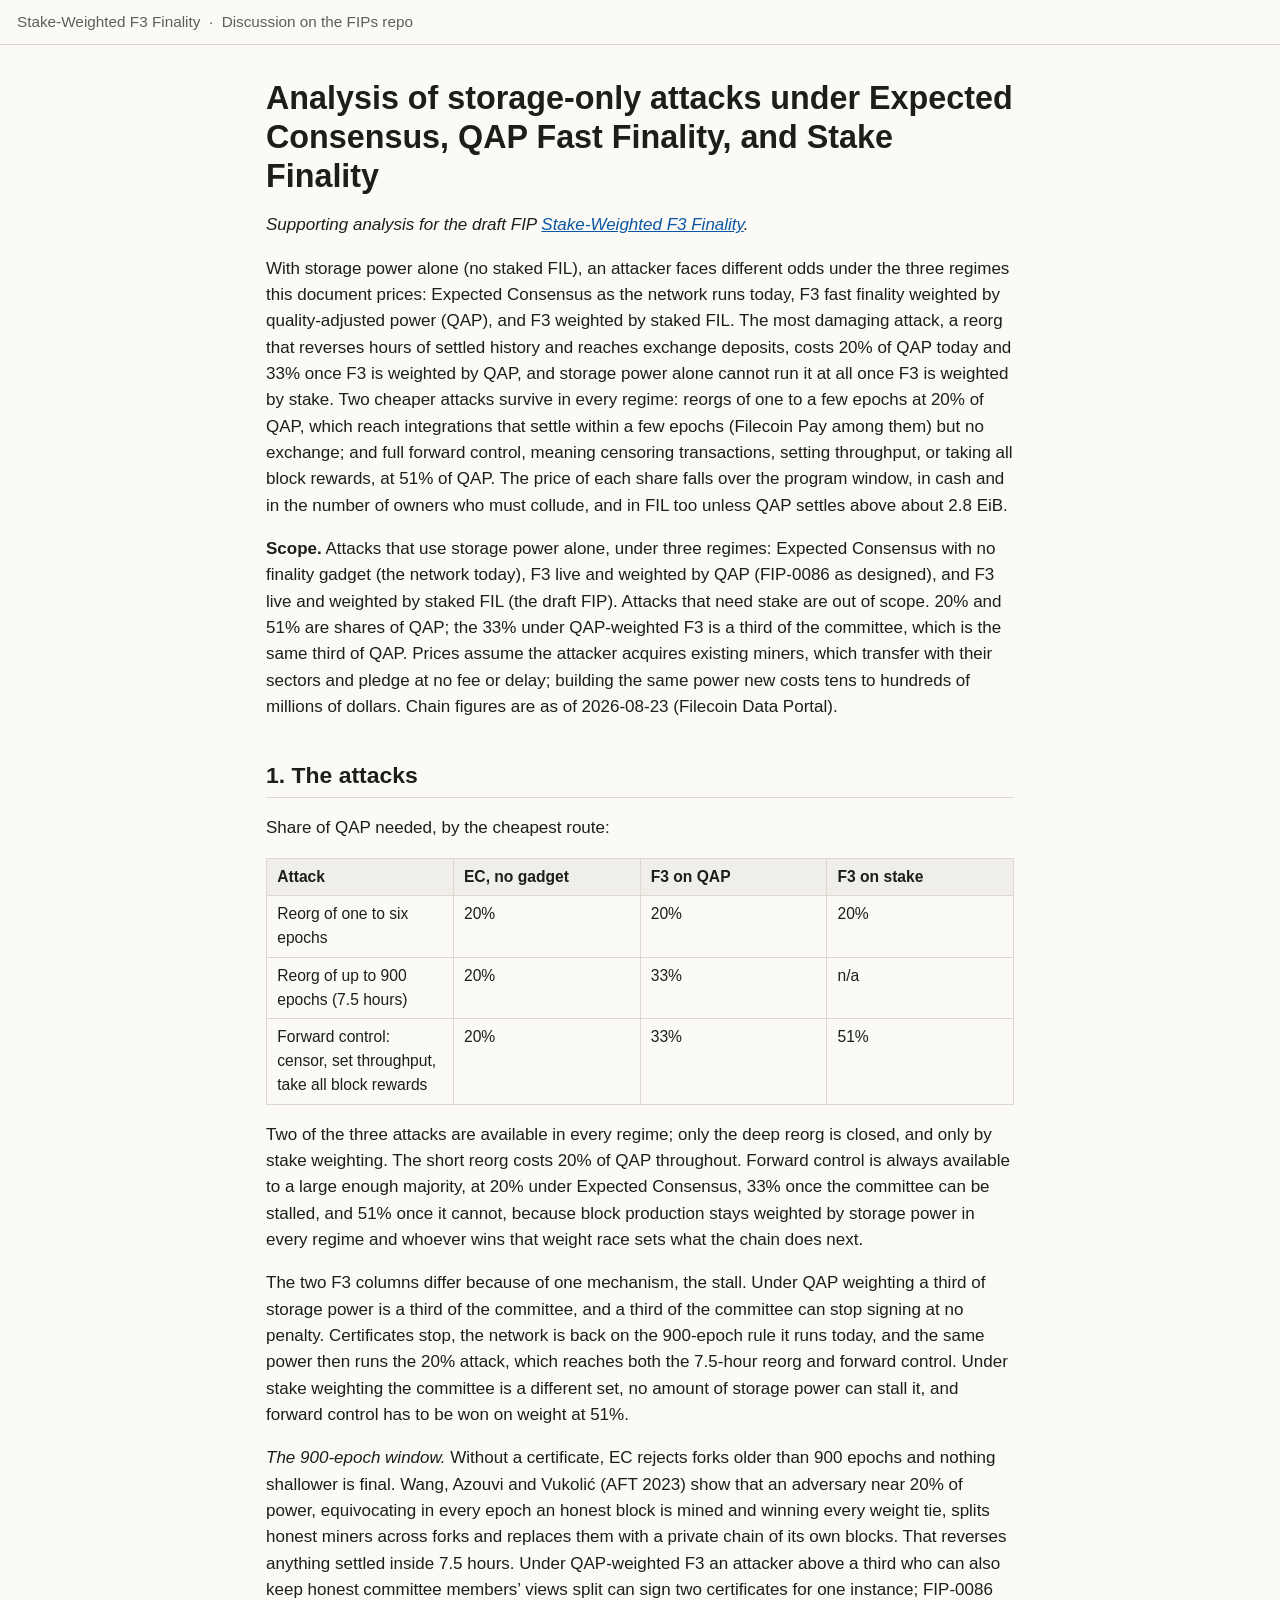
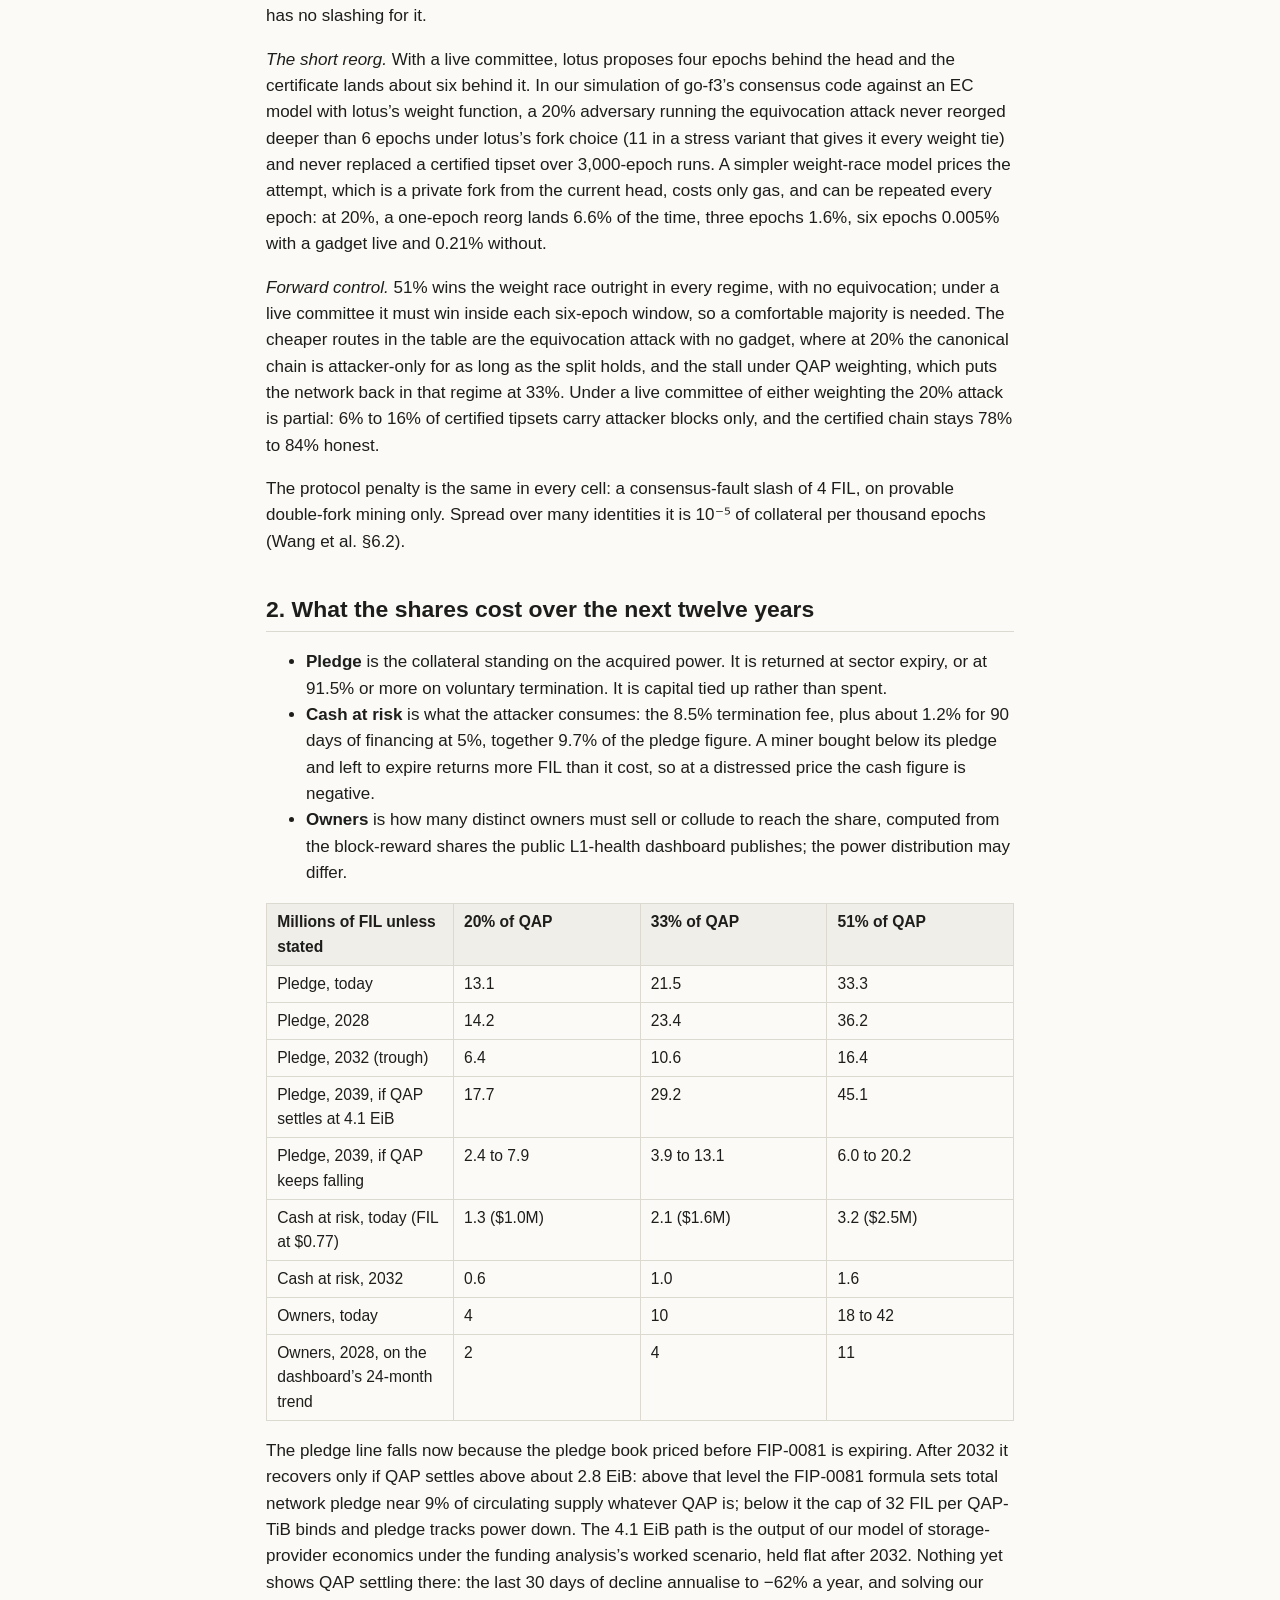
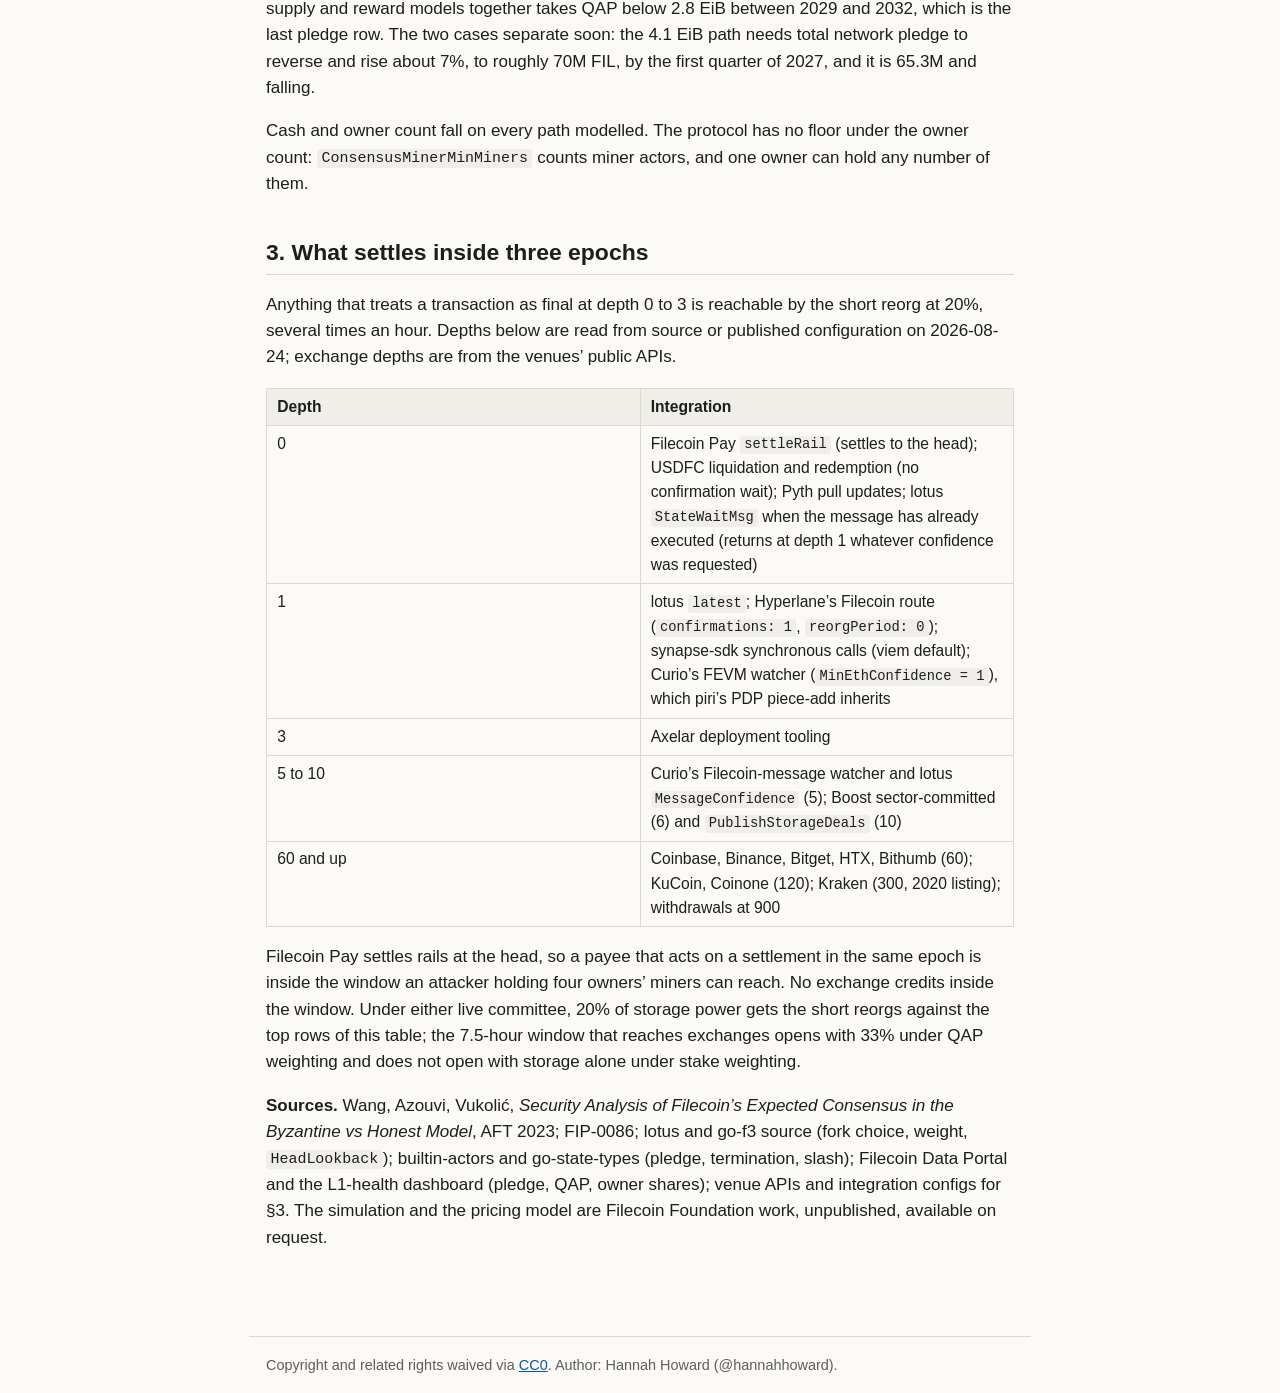
<file: storage-only-attacks.html>
<!DOCTYPE html>
<html lang="en">
<head>
<meta charset="utf-8">
<meta name="viewport" content="width=device-width, initial-scale=1">
<title>Analysis of storage-only attacks under Expected Consensus, QAP
Fast Finality, and Stake Finality</title>
<link rel="stylesheet" href="style.css">
</head>
<body>
<div class="nav"><a href="index.html">Stake-Weighted F3 Finality</a><span class="sep">·</span><a href="https://github.com/filecoin-project/FIPs/discussions/1288">Discussion on the FIPs repo</a></div>
<main>

<h1
id="analysis-of-storage-only-attacks-under-expected-consensus-qap-fast-finality-and-stake-finality">Analysis
of storage-only attacks under Expected Consensus, QAP Fast Finality, and
Stake Finality</h1>
<p><em>Supporting analysis for the draft FIP <a
href="https://github.com/filecoin-project/FIPs/discussions/1288">Stake-Weighted
F3 Finality</a>.</em></p>
<p>With storage power alone (no staked FIL), an attacker faces different
odds under the three regimes this document prices: Expected Consensus as
the network runs today, F3 fast finality weighted by quality-adjusted
power (QAP), and F3 weighted by staked FIL. The most damaging attack, a
reorg that reverses hours of settled history and reaches exchange
deposits, costs 20% of QAP today and 33% once F3 is weighted by QAP, and
storage power alone cannot run it at all once F3 is weighted by stake.
Two cheaper attacks survive in every regime: reorgs of one to a few
epochs at 20% of QAP, which reach integrations that settle within a few
epochs (Filecoin Pay among them) but no exchange; and full forward
control, meaning censoring transactions, setting throughput, or taking
all block rewards, at 51% of QAP. The price of each share falls over the
program window, in cash and in the number of owners who must collude,
and in FIL too unless QAP settles above about 2.8 EiB.</p>
<p><strong>Scope.</strong> Attacks that use storage power alone, under
three regimes: Expected Consensus with no finality gadget (the network
today), F3 live and weighted by QAP (FIP-0086 as designed), and F3 live
and weighted by staked FIL (the draft FIP). Attacks that need stake are
out of scope. 20% and 51% are shares of QAP; the 33% under QAP-weighted
F3 is a third of the committee, which is the same third of QAP. Prices
assume the attacker acquires existing miners, which transfer with their
sectors and pledge at no fee or delay; building the same power new costs
tens to hundreds of millions of dollars. Chain figures are as of
2026-08-23 (Filecoin Data Portal).</p>
<h2 id="the-attacks">1. The attacks</h2>
<p>Share of QAP needed, by the cheapest route:</p>
<div class="tbl"><table>
<colgroup>
<col style="width: 25%" />
<col style="width: 25%" />
<col style="width: 25%" />
<col style="width: 25%" />
</colgroup>
<thead>
<tr>
<th>Attack</th>
<th>EC, no gadget</th>
<th>F3 on QAP</th>
<th>F3 on stake</th>
</tr>
</thead>
<tbody>
<tr>
<td>Reorg of one to six epochs</td>
<td>20%</td>
<td>20%</td>
<td>20%</td>
</tr>
<tr>
<td>Reorg of up to 900 epochs (7.5 hours)</td>
<td>20%</td>
<td>33%</td>
<td>n/a</td>
</tr>
<tr>
<td>Forward control: censor, set throughput, take all block rewards</td>
<td>20%</td>
<td>33%</td>
<td>51%</td>
</tr>
</tbody>
</table></div>
<p>Two of the three attacks are available in every regime; only the deep
reorg is closed, and only by stake weighting. The short reorg costs 20%
of QAP throughout. Forward control is always available to a large enough
majority, at 20% under Expected Consensus, 33% once the committee can be
stalled, and 51% once it cannot, because block production stays weighted
by storage power in every regime and whoever wins that weight race sets
what the chain does next.</p>
<p>The two F3 columns differ because of one mechanism, the stall. Under
QAP weighting a third of storage power is a third of the committee, and
a third of the committee can stop signing at no penalty. Certificates
stop, the network is back on the 900-epoch rule it runs today, and the
same power then runs the 20% attack, which reaches both the 7.5-hour
reorg and forward control. Under stake weighting the committee is a
different set, no amount of storage power can stall it, and forward
control has to be won on weight at 51%.</p>
<p><em>The 900-epoch window.</em> Without a certificate, EC rejects
forks older than 900 epochs and nothing shallower is final. Wang, Azouvi
and Vukolić (AFT 2023) show that an adversary near 20% of power,
equivocating in every epoch an honest block is mined and winning every
weight tie, splits honest miners across forks and replaces them with a
private chain of its own blocks. That reverses anything settled inside
7.5 hours. Under QAP-weighted F3 an attacker above a third who can also
keep honest committee members’ views split can sign two certificates for
one instance; FIP-0086 has no slashing for it.</p>
<p><em>The short reorg.</em> With a live committee, lotus proposes four
epochs behind the head and the certificate lands about six behind it. In
our simulation of go-f3’s consensus code against an EC model with
lotus’s weight function, a 20% adversary running the equivocation attack
never reorged deeper than 6 epochs under lotus’s fork choice (11 in a
stress variant that gives it every weight tie) and never replaced a
certified tipset over 3,000-epoch runs. A simpler weight-race model
prices the attempt, which is a private fork from the current head, costs
only gas, and can be repeated every epoch: at 20%, a one-epoch reorg
lands 6.6% of the time, three epochs 1.6%, six epochs 0.005% with a
gadget live and 0.21% without.</p>
<p><em>Forward control.</em> 51% wins the weight race outright in every
regime, with no equivocation; under a live committee it must win inside
each six-epoch window, so a comfortable majority is needed. The cheaper
routes in the table are the equivocation attack with no gadget, where at
20% the canonical chain is attacker-only for as long as the split holds,
and the stall under QAP weighting, which puts the network back in that
regime at 33%. Under a live committee of either weighting the 20% attack
is partial: 6% to 16% of certified tipsets carry attacker blocks only,
and the certified chain stays 78% to 84% honest.</p>
<p>The protocol penalty is the same in every cell: a consensus-fault
slash of 4 FIL, on provable double-fork mining only. Spread over many
identities it is 10⁻⁵ of collateral per thousand epochs (Wang et
al. §6.2).</p>
<h2 id="what-the-shares-cost-over-the-next-twelve-years">2. What the
shares cost over the next twelve years</h2>
<ul>
<li><strong>Pledge</strong> is the collateral standing on the acquired
power. It is returned at sector expiry, or at 91.5% or more on voluntary
termination. It is capital tied up rather than spent.</li>
<li><strong>Cash at risk</strong> is what the attacker consumes: the
8.5% termination fee, plus about 1.2% for 90 days of financing at 5%,
together 9.7% of the pledge figure. A miner bought below its pledge and
left to expire returns more FIL than it cost, so at a distressed price
the cash figure is negative.</li>
<li><strong>Owners</strong> is how many distinct owners must sell or
collude to reach the share, computed from the block-reward shares the
public L1-health dashboard publishes; the power distribution may
differ.</li>
</ul>
<div class="tbl"><table>
<colgroup>
<col style="width: 25%" />
<col style="width: 25%" />
<col style="width: 25%" />
<col style="width: 25%" />
</colgroup>
<thead>
<tr>
<th>Millions of FIL unless stated</th>
<th>20% of QAP</th>
<th>33% of QAP</th>
<th>51% of QAP</th>
</tr>
</thead>
<tbody>
<tr>
<td>Pledge, today</td>
<td>13.1</td>
<td>21.5</td>
<td>33.3</td>
</tr>
<tr>
<td>Pledge, 2028</td>
<td>14.2</td>
<td>23.4</td>
<td>36.2</td>
</tr>
<tr>
<td>Pledge, 2032 (trough)</td>
<td>6.4</td>
<td>10.6</td>
<td>16.4</td>
</tr>
<tr>
<td>Pledge, 2039, if QAP settles at 4.1 EiB</td>
<td>17.7</td>
<td>29.2</td>
<td>45.1</td>
</tr>
<tr>
<td>Pledge, 2039, if QAP keeps falling</td>
<td>2.4 to 7.9</td>
<td>3.9 to 13.1</td>
<td>6.0 to 20.2</td>
</tr>
<tr>
<td>Cash at risk, today (FIL at $0.77)</td>
<td>1.3 ($1.0M)</td>
<td>2.1 ($1.6M)</td>
<td>3.2 ($2.5M)</td>
</tr>
<tr>
<td>Cash at risk, 2032</td>
<td>0.6</td>
<td>1.0</td>
<td>1.6</td>
</tr>
<tr>
<td>Owners, today</td>
<td>4</td>
<td>10</td>
<td>18 to 42</td>
</tr>
<tr>
<td>Owners, 2028, on the dashboard’s 24-month trend</td>
<td>2</td>
<td>4</td>
<td>11</td>
</tr>
</tbody>
</table></div>
<p>The pledge line falls now because the pledge book priced before
FIP-0081 is expiring. After 2032 it recovers only if QAP settles above
about 2.8 EiB: above that level the FIP-0081 formula sets total network
pledge near 9% of circulating supply whatever QAP is; below it the cap
of 32 FIL per QAP-TiB binds and pledge tracks power down. The 4.1 EiB
path is the output of our model of storage-provider economics under the
funding analysis’s worked scenario, held flat after 2032. Nothing yet
shows QAP settling there: the last 30 days of decline annualise to −62%
a year, and solving our supply and reward models together takes QAP
below 2.8 EiB between 2029 and 2032, which is the last pledge row. The
two cases separate soon: the 4.1 EiB path needs total network pledge to
reverse and rise about 7%, to roughly 70M FIL, by the first quarter of
2027, and it is 65.3M and falling.</p>
<p>Cash and owner count fall on every path modelled. The protocol has no
floor under the owner count: <code>ConsensusMinerMinMiners</code> counts
miner actors, and one owner can hold any number of them.</p>
<h2 id="what-settles-inside-three-epochs">3. What settles inside three
epochs</h2>
<p>Anything that treats a transaction as final at depth 0 to 3 is
reachable by the short reorg at 20%, several times an hour. Depths below
are read from source or published configuration on 2026-08-24; exchange
depths are from the venues’ public APIs.</p>
<div class="tbl"><table>
<colgroup>
<col style="width: 50%" />
<col style="width: 50%" />
</colgroup>
<thead>
<tr>
<th>Depth</th>
<th>Integration</th>
</tr>
</thead>
<tbody>
<tr>
<td>0</td>
<td>Filecoin Pay <code>settleRail</code> (settles to the head); USDFC
liquidation and redemption (no confirmation wait); Pyth pull updates;
lotus <code>StateWaitMsg</code> when the message has already executed
(returns at depth 1 whatever confidence was requested)</td>
</tr>
<tr>
<td>1</td>
<td>lotus <code>latest</code>; Hyperlane’s Filecoin route
(<code>confirmations: 1</code>, <code>reorgPeriod: 0</code>);
synapse-sdk synchronous calls (viem default); Curio’s FEVM watcher
(<code>MinEthConfidence = 1</code>), which piri’s PDP piece-add
inherits</td>
</tr>
<tr>
<td>3</td>
<td>Axelar deployment tooling</td>
</tr>
<tr>
<td>5 to 10</td>
<td>Curio’s Filecoin-message watcher and lotus
<code>MessageConfidence</code> (5); Boost sector-committed (6) and
<code>PublishStorageDeals</code> (10)</td>
</tr>
<tr>
<td>60 and up</td>
<td>Coinbase, Binance, Bitget, HTX, Bithumb (60); KuCoin, Coinone (120);
Kraken (300, 2020 listing); withdrawals at 900</td>
</tr>
</tbody>
</table></div>
<p>Filecoin Pay settles rails at the head, so a payee that acts on a
settlement in the same epoch is inside the window an attacker holding
four owners’ miners can reach. No exchange credits inside the window.
Under either live committee, 20% of storage power gets the short reorgs
against the top rows of this table; the 7.5-hour window that reaches
exchanges opens with 33% under QAP weighting and does not open with
storage alone under stake weighting.</p>
<p><strong>Sources.</strong> Wang, Azouvi, Vukolić, <em>Security
Analysis of Filecoin’s Expected Consensus in the Byzantine vs Honest
Model</em>, AFT 2023; FIP-0086; lotus and go-f3 source (fork choice,
weight, <code>HeadLookback</code>); builtin-actors and go-state-types
(pledge, termination, slash); Filecoin Data Portal and the L1-health
dashboard (pledge, QAP, owner shares); venue APIs and integration
configs for §3. The simulation and the pricing model are Filecoin
Foundation work, unpublished, available on request.</p>
</main>
<footer>Copyright and related rights waived via <a href="https://creativecommons.org/publicdomain/zero/1.0/">CC0</a>. Author: Hannah Howard (@hannahhoward).</footer>
</body>
</html>
</file>
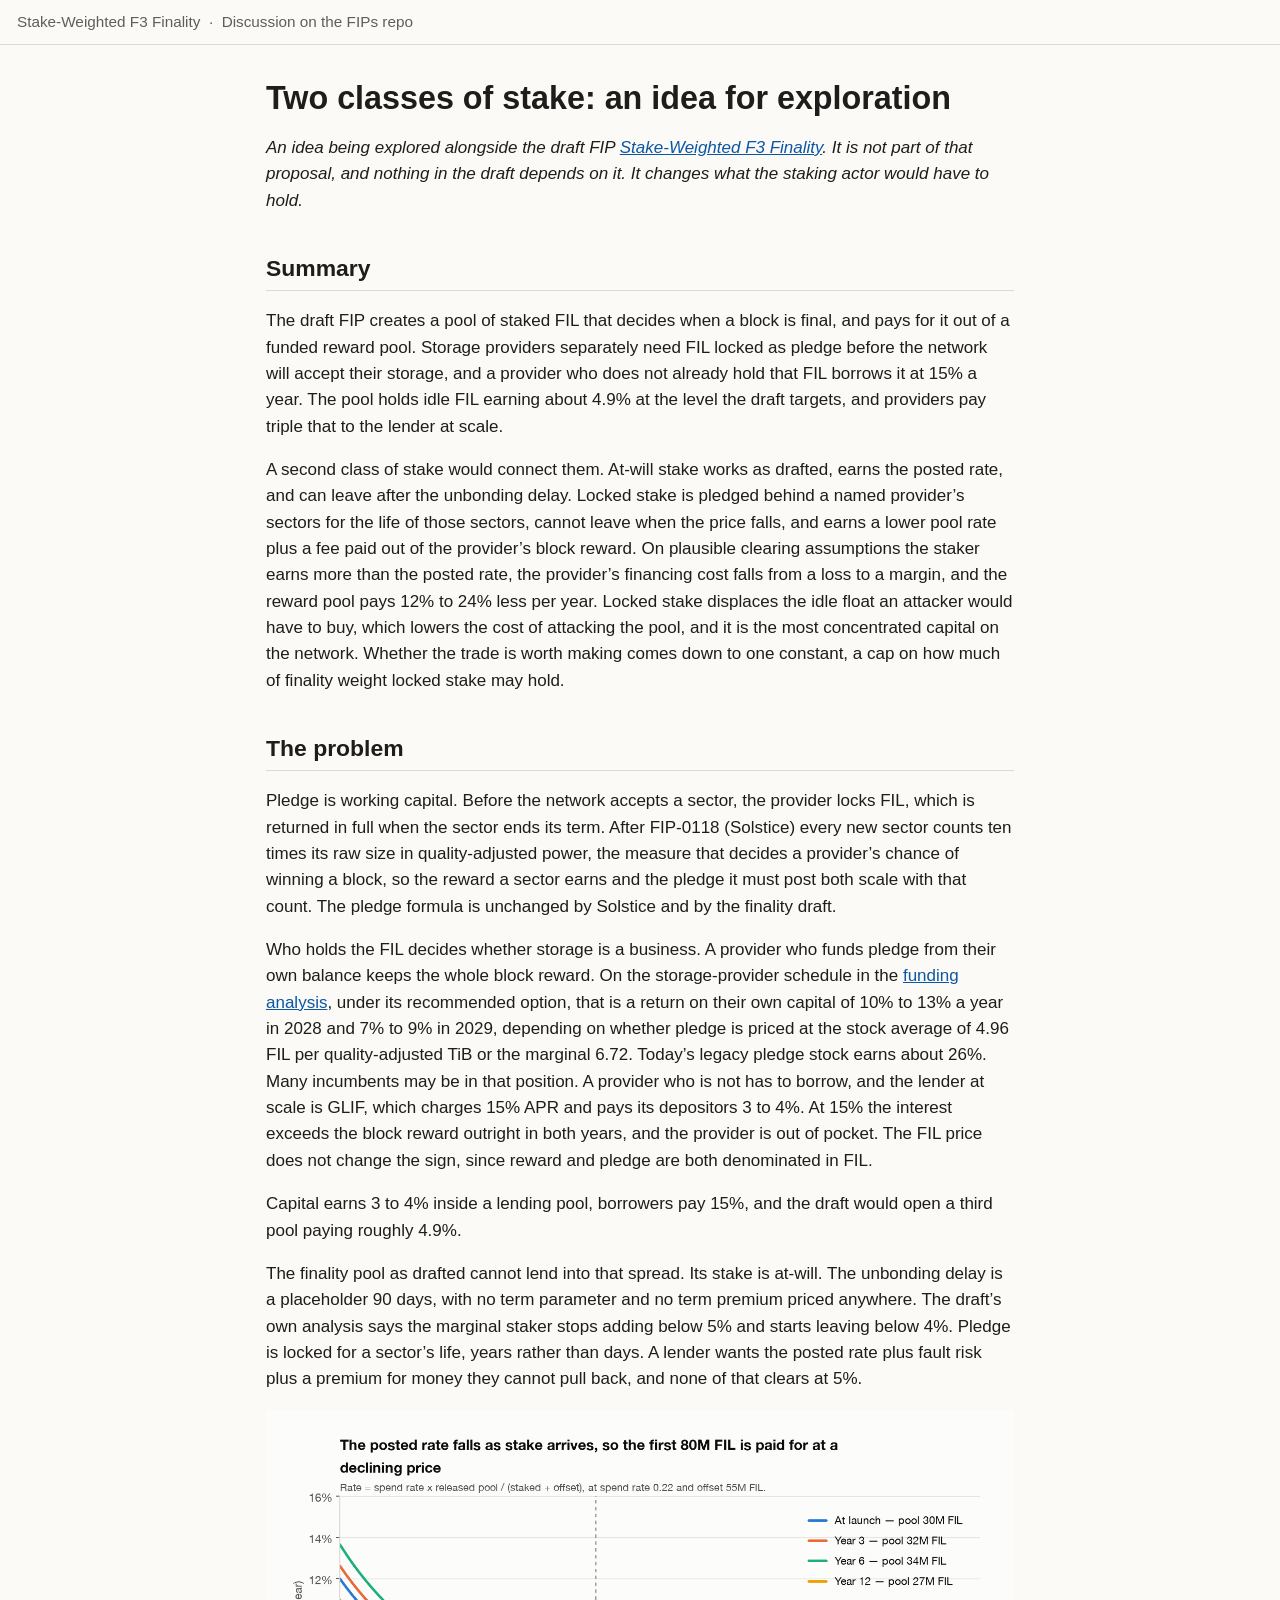
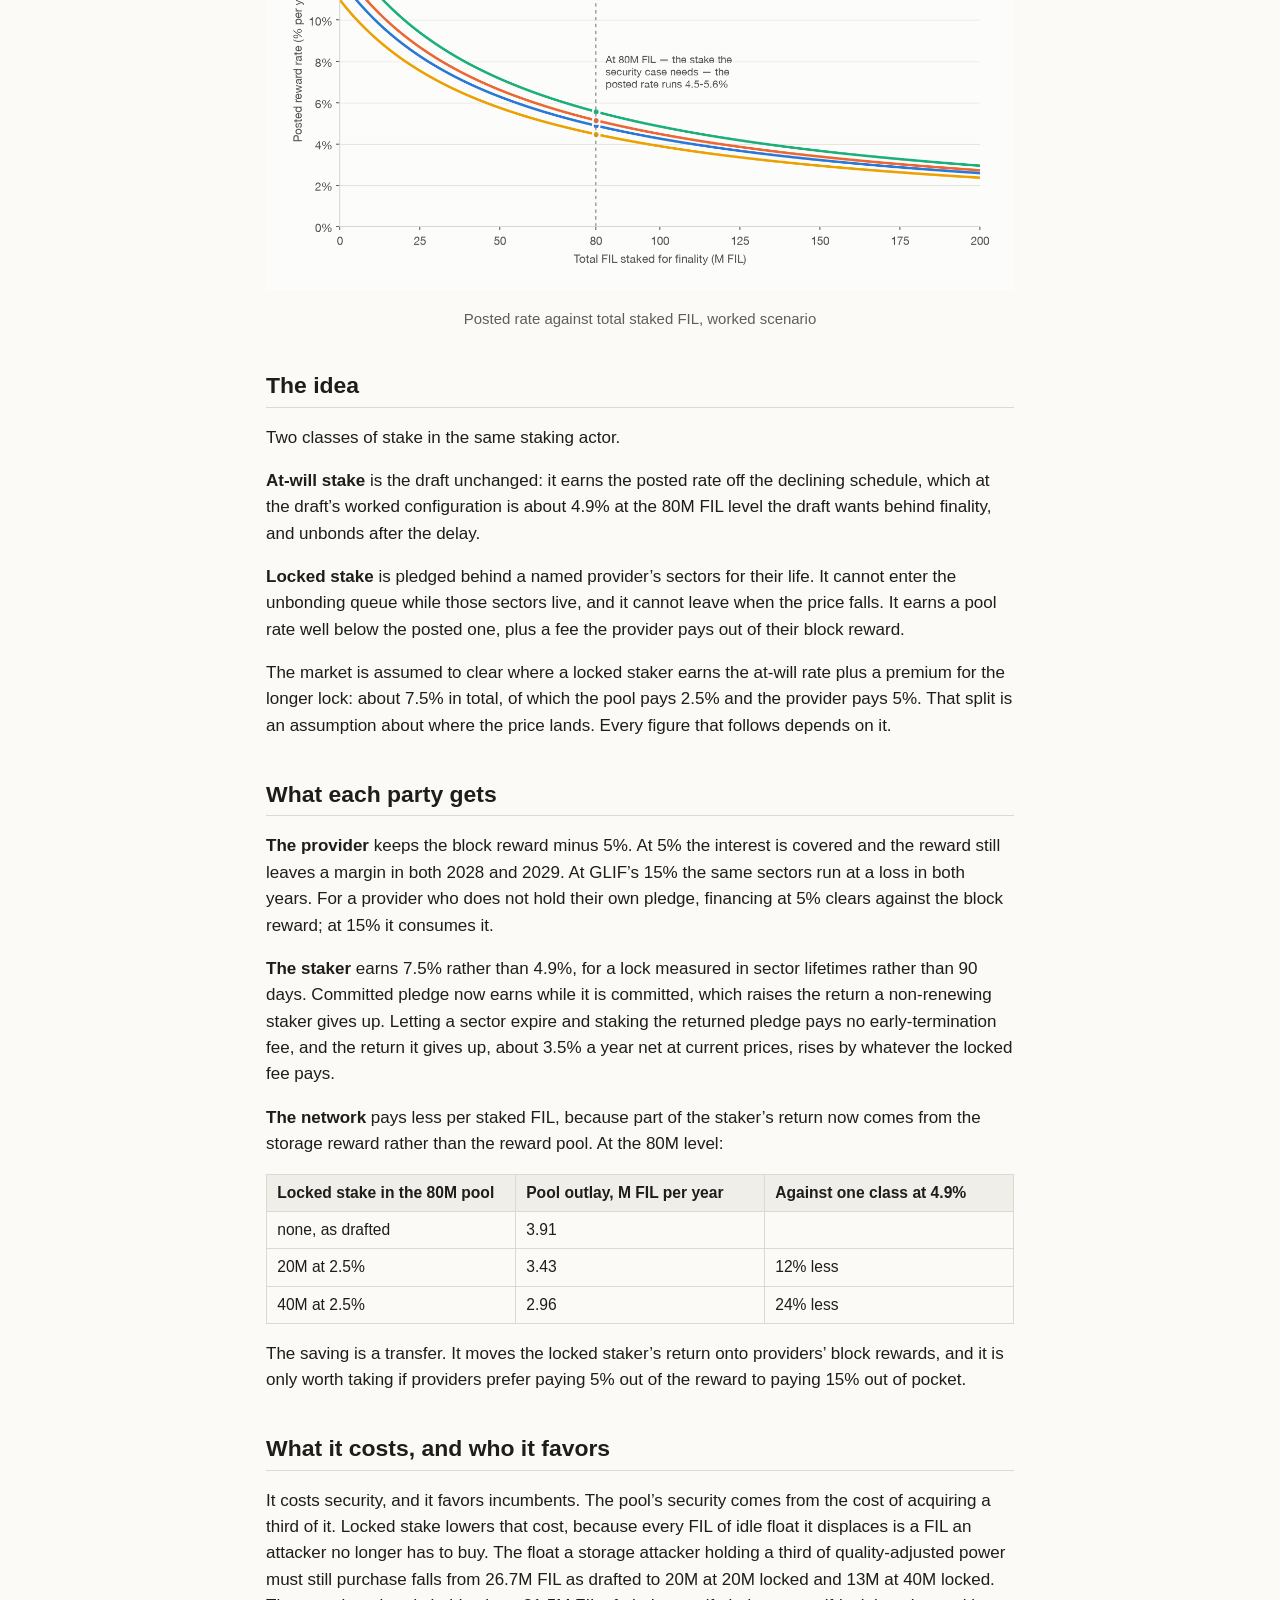
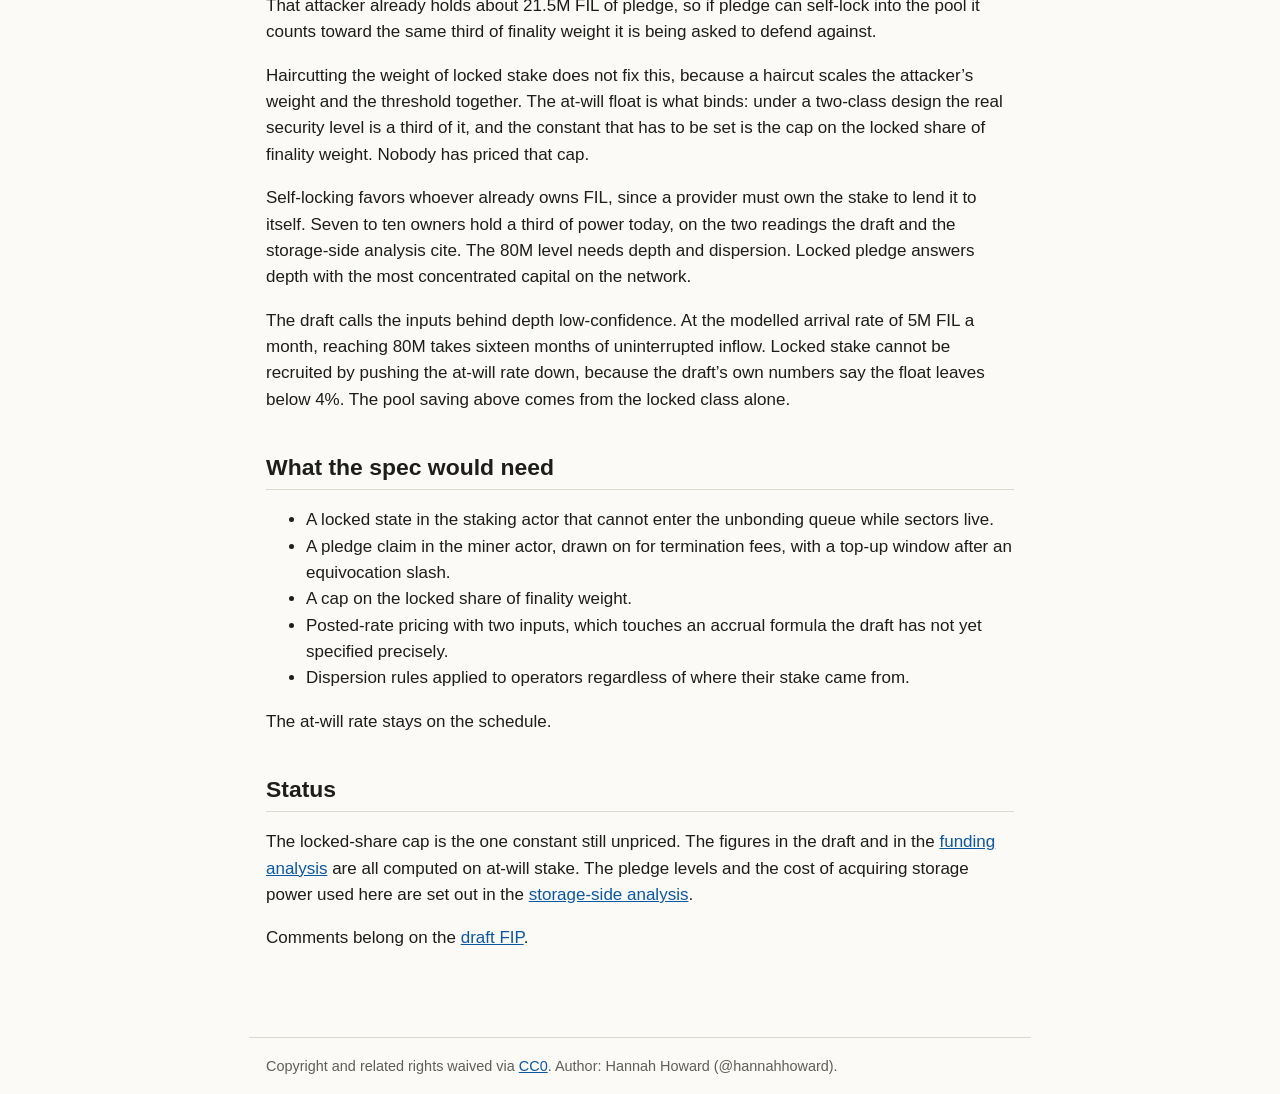
<file: two-class-stake.html>
<!DOCTYPE html>
<html lang="en">
<head>
<meta charset="utf-8">
<meta name="viewport" content="width=device-width, initial-scale=1">
<title>Two classes of stake: an idea for exploration</title>
<link rel="stylesheet" href="style.css">
</head>
<body>
<div class="nav"><a href="index.html">Stake-Weighted F3 Finality</a><span class="sep">·</span><a href="https://github.com/filecoin-project/FIPs/discussions/1288">Discussion on the FIPs repo</a></div>
<main>

<h1 id="two-classes-of-stake-an-idea-for-exploration">Two classes of
stake: an idea for exploration</h1>
<p><em>An idea being explored alongside the draft FIP <a
href="https://github.com/filecoin-project/FIPs/discussions/1288">Stake-Weighted
F3 Finality</a>. It is not part of that proposal, and nothing in the
draft depends on it. It changes what the staking actor would have to
hold.</em></p>
<h2 id="summary">Summary</h2>
<p>The draft FIP creates a pool of staked FIL that decides when a block
is final, and pays for it out of a funded reward pool. Storage providers
separately need FIL locked as pledge before the network will accept
their storage, and a provider who does not already hold that FIL borrows
it at 15% a year. The pool holds idle FIL earning about 4.9% at the
level the draft targets, and providers pay triple that to the lender at
scale.</p>
<p>A second class of stake would connect them. At-will stake works as
drafted, earns the posted rate, and can leave after the unbonding delay.
Locked stake is pledged behind a named provider’s sectors for the life
of those sectors, cannot leave when the price falls, and earns a lower
pool rate plus a fee paid out of the provider’s block reward. On
plausible clearing assumptions the staker earns more than the posted
rate, the provider’s financing cost falls from a loss to a margin, and
the reward pool pays 12% to 24% less per year. Locked stake displaces
the idle float an attacker would have to buy, which lowers the cost of
attacking the pool, and it is the most concentrated capital on the
network. Whether the trade is worth making comes down to one constant, a
cap on how much of finality weight locked stake may hold.</p>
<h2 id="the-problem">The problem</h2>
<p>Pledge is working capital. Before the network accepts a sector, the
provider locks FIL, which is returned in full when the sector ends its
term. After FIP-0118 (Solstice) every new sector counts ten times its
raw size in quality-adjusted power, the measure that decides a
provider’s chance of winning a block, so the reward a sector earns and
the pledge it must post both scale with that count. The pledge formula
is unchanged by Solstice and by the finality draft.</p>
<p>Who holds the FIL decides whether storage is a business. A provider
who funds pledge from their own balance keeps the whole block reward. On
the storage-provider schedule in the <a
href="https://hannahhoward.github.io/stake-finality-fip/funding-options-and-recommendation.html">funding
analysis</a>, under its recommended option, that is a return on their
own capital of 10% to 13% a year in 2028 and 7% to 9% in 2029, depending
on whether pledge is priced at the stock average of 4.96 FIL per
quality-adjusted TiB or the marginal 6.72. Today’s legacy pledge stock
earns about 26%. Many incumbents may be in that position. A provider who
is not has to borrow, and the lender at scale is GLIF, which charges 15%
APR and pays its depositors 3 to 4%. At 15% the interest exceeds the
block reward outright in both years, and the provider is out of pocket.
The FIL price does not change the sign, since reward and pledge are both
denominated in FIL.</p>
<p>Capital earns 3 to 4% inside a lending pool, borrowers pay 15%, and
the draft would open a third pool paying roughly 4.9%.</p>
<p>The finality pool as drafted cannot lend into that spread. Its stake
is at-will. The unbonding delay is a placeholder 90 days, with no term
parameter and no term premium priced anywhere. The draft’s own analysis
says the marginal staker stops adding below 5% and starts leaving below
4%. Pledge is locked for a sector’s life, years rather than days. A
lender wants the posted rate plus fault risk plus a premium for money
they cannot pull back, and none of that clears at 5%.</p>
<figure>
<img
src="https://hannahhoward.github.io/stake-finality-fip/charts/curve-depth.png"
alt="Posted rate against total staked FIL, worked scenario" />
<figcaption aria-hidden="true">Posted rate against total staked FIL,
worked scenario</figcaption>
</figure>
<h2 id="the-idea">The idea</h2>
<p>Two classes of stake in the same staking actor.</p>
<p><strong>At-will stake</strong> is the draft unchanged: it earns the
posted rate off the declining schedule, which at the draft’s worked
configuration is about 4.9% at the 80M FIL level the draft wants behind
finality, and unbonds after the delay.</p>
<p><strong>Locked stake</strong> is pledged behind a named provider’s
sectors for their life. It cannot enter the unbonding queue while those
sectors live, and it cannot leave when the price falls. It earns a pool
rate well below the posted one, plus a fee the provider pays out of
their block reward.</p>
<p>The market is assumed to clear where a locked staker earns the
at-will rate plus a premium for the longer lock: about 7.5% in total, of
which the pool pays 2.5% and the provider pays 5%. That split is an
assumption about where the price lands. Every figure that follows
depends on it.</p>
<h2 id="what-each-party-gets">What each party gets</h2>
<p><strong>The provider</strong> keeps the block reward minus 5%. At 5%
the interest is covered and the reward still leaves a margin in both
2028 and 2029. At GLIF’s 15% the same sectors run at a loss in both
years. For a provider who does not hold their own pledge, financing at
5% clears against the block reward; at 15% it consumes it.</p>
<p><strong>The staker</strong> earns 7.5% rather than 4.9%, for a lock
measured in sector lifetimes rather than 90 days. Committed pledge now
earns while it is committed, which raises the return a non-renewing
staker gives up. Letting a sector expire and staking the returned pledge
pays no early-termination fee, and the return it gives up, about 3.5% a
year net at current prices, rises by whatever the locked fee pays.</p>
<p><strong>The network</strong> pays less per staked FIL, because part
of the staker’s return now comes from the storage reward rather than the
reward pool. At the 80M level:</p>
<div class="tbl"><table>
<colgroup>
<col style="width: 33%" />
<col style="width: 33%" />
<col style="width: 33%" />
</colgroup>
<thead>
<tr>
<th>Locked stake in the 80M pool</th>
<th>Pool outlay, M FIL per year</th>
<th>Against one class at 4.9%</th>
</tr>
</thead>
<tbody>
<tr>
<td>none, as drafted</td>
<td>3.91</td>
<td></td>
</tr>
<tr>
<td>20M at 2.5%</td>
<td>3.43</td>
<td>12% less</td>
</tr>
<tr>
<td>40M at 2.5%</td>
<td>2.96</td>
<td>24% less</td>
</tr>
</tbody>
</table></div>
<p>The saving is a transfer. It moves the locked staker’s return onto
providers’ block rewards, and it is only worth taking if providers
prefer paying 5% out of the reward to paying 15% out of pocket.</p>
<h2 id="what-it-costs-and-who-it-favors">What it costs, and who it
favors</h2>
<p>It costs security, and it favors incumbents. The pool’s security
comes from the cost of acquiring a third of it. Locked stake lowers that
cost, because every FIL of idle float it displaces is a FIL an attacker
no longer has to buy. The float a storage attacker holding a third of
quality-adjusted power must still purchase falls from 26.7M FIL as
drafted to 20M at 20M locked and 13M at 40M locked. That attacker
already holds about 21.5M FIL of pledge, so if pledge can self-lock into
the pool it counts toward the same third of finality weight it is being
asked to defend against.</p>
<p>Haircutting the weight of locked stake does not fix this, because a
haircut scales the attacker’s weight and the threshold together. The
at-will float is what binds: under a two-class design the real security
level is a third of it, and the constant that has to be set is the cap
on the locked share of finality weight. Nobody has priced that cap.</p>
<p>Self-locking favors whoever already owns FIL, since a provider must
own the stake to lend it to itself. Seven to ten owners hold a third of
power today, on the two readings the draft and the storage-side analysis
cite. The 80M level needs depth and dispersion. Locked pledge answers
depth with the most concentrated capital on the network.</p>
<p>The draft calls the inputs behind depth low-confidence. At the
modelled arrival rate of 5M FIL a month, reaching 80M takes sixteen
months of uninterrupted inflow. Locked stake cannot be recruited by
pushing the at-will rate down, because the draft’s own numbers say the
float leaves below 4%. The pool saving above comes from the locked class
alone.</p>
<h2 id="what-the-spec-would-need">What the spec would need</h2>
<ul>
<li>A locked state in the staking actor that cannot enter the unbonding
queue while sectors live.</li>
<li>A pledge claim in the miner actor, drawn on for termination fees,
with a top-up window after an equivocation slash.</li>
<li>A cap on the locked share of finality weight.</li>
<li>Posted-rate pricing with two inputs, which touches an accrual
formula the draft has not yet specified precisely.</li>
<li>Dispersion rules applied to operators regardless of where their
stake came from.</li>
</ul>
<p>The at-will rate stays on the schedule.</p>
<h2 id="status">Status</h2>
<p>The locked-share cap is the one constant still unpriced. The figures
in the draft and in the <a
href="https://hannahhoward.github.io/stake-finality-fip/funding-options-and-recommendation.html">funding
analysis</a> are all computed on at-will stake. The pledge levels and
the cost of acquiring storage power used here are set out in the <a
href="https://hannahhoward.github.io/stake-finality-fip/storage-only-attacks.html">storage-side
analysis</a>.</p>
<p>Comments belong on the <a
href="https://github.com/filecoin-project/FIPs/discussions/1288">draft
FIP</a>.</p>
</main>
<footer>Copyright and related rights waived via <a href="https://creativecommons.org/publicdomain/zero/1.0/">CC0</a>. Author: Hannah Howard (@hannahhoward).</footer>
</body>
</html>
</file>
<file: style.css>
:root{--bg:#fbfaf7;--fg:#1d1d1b;--muted:#5f5e58;--rule:#dcd9d0;--link:#0b57a4;--code:#f0eee8;--accent:#1f6f4a}
@media (prefers-color-scheme:dark){:root{--bg:#161614;--fg:#e8e6e0;--muted:#a3a19a;--rule:#33322e;--link:#7ab3ee;--code:#232320;--accent:#7fd0a5}}
*{box-sizing:border-box}
html{font-size:17px}
body{margin:0;background:var(--bg);color:var(--fg);font-family:-apple-system,BlinkMacSystemFont,"Segoe UI",Roboto,Helvetica,Arial,sans-serif;line-height:1.55}
.nav{border-bottom:1px solid var(--rule);padding:.6rem 1rem;font-size:.9rem;color:var(--muted)}
.nav a{color:var(--muted);text-decoration:none}
.nav a:hover{color:var(--link)}
.nav .sep{margin:0 .5rem}
main{max-width:46rem;margin:0 auto;padding:1.5rem 1rem 4rem}
h1{font-size:1.9rem;line-height:1.2;margin:.5rem 0 1rem}
h2{font-size:1.35rem;margin:2.2rem 0 .6rem;border-bottom:1px solid var(--rule);padding-bottom:.2rem}
h3{font-size:1.1rem;margin:1.6rem 0 .4rem}
p,li{max-width:46rem}
a{color:var(--link)}
blockquote{margin:1rem 0;padding:.6rem 1rem;border-left:3px solid var(--accent);background:var(--code);border-radius:0 4px 4px 0}
blockquote p{margin:.4rem 0}
code{font-family:ui-monospace,SFMono-Regular,Menlo,Consolas,monospace;font-size:.88em;background:var(--code);padding:.1em .3em;border-radius:3px}
pre{background:var(--code);padding:.8rem 1rem;overflow-x:auto;border-radius:4px}
pre code{background:none;padding:0}
.tbl{overflow-x:auto;margin:1rem 0}
table{border-collapse:collapse;font-size:.92rem;min-width:100%}
th,td{border:1px solid var(--rule);padding:.35rem .6rem;text-align:left;vertical-align:top}
th{background:var(--code)}
img{max-width:100%;height:auto;display:block;margin:1rem auto}
figure{margin:1rem 0}
figcaption{font-size:.88rem;color:var(--muted);text-align:center}
.meta{font-size:.9rem;color:var(--muted);border:1px solid var(--rule);border-radius:4px;padding:.5rem .8rem;margin:0 0 1.2rem}
.meta dl{display:grid;grid-template-columns:max-content 1fr;gap:.15rem .8rem;margin:0}
.meta dt{font-weight:600}
.meta dd{margin:0}
footer{max-width:46rem;margin:0 auto;padding:1rem;font-size:.85rem;color:var(--muted);border-top:1px solid var(--rule)}
.index li{margin:.5rem 0}
.index .desc{color:var(--muted);display:block;font-size:.92rem}
</file>
